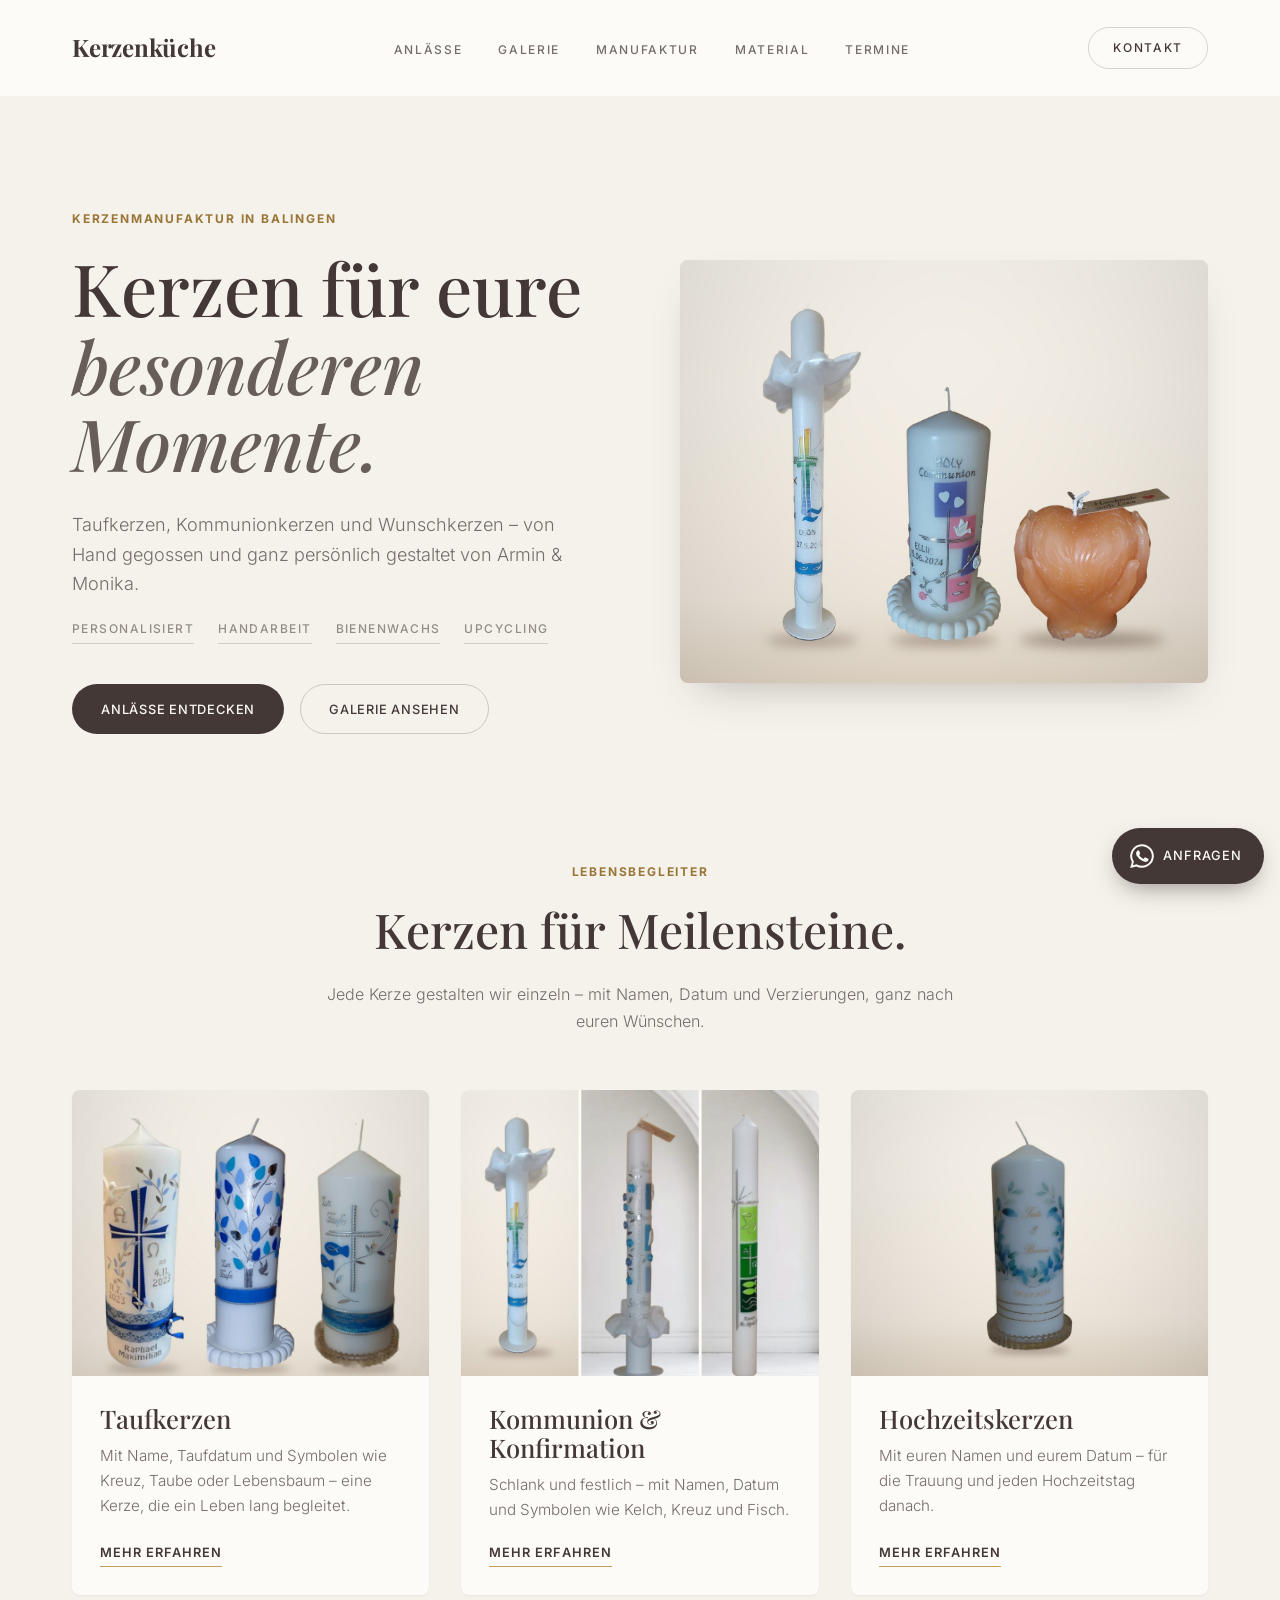
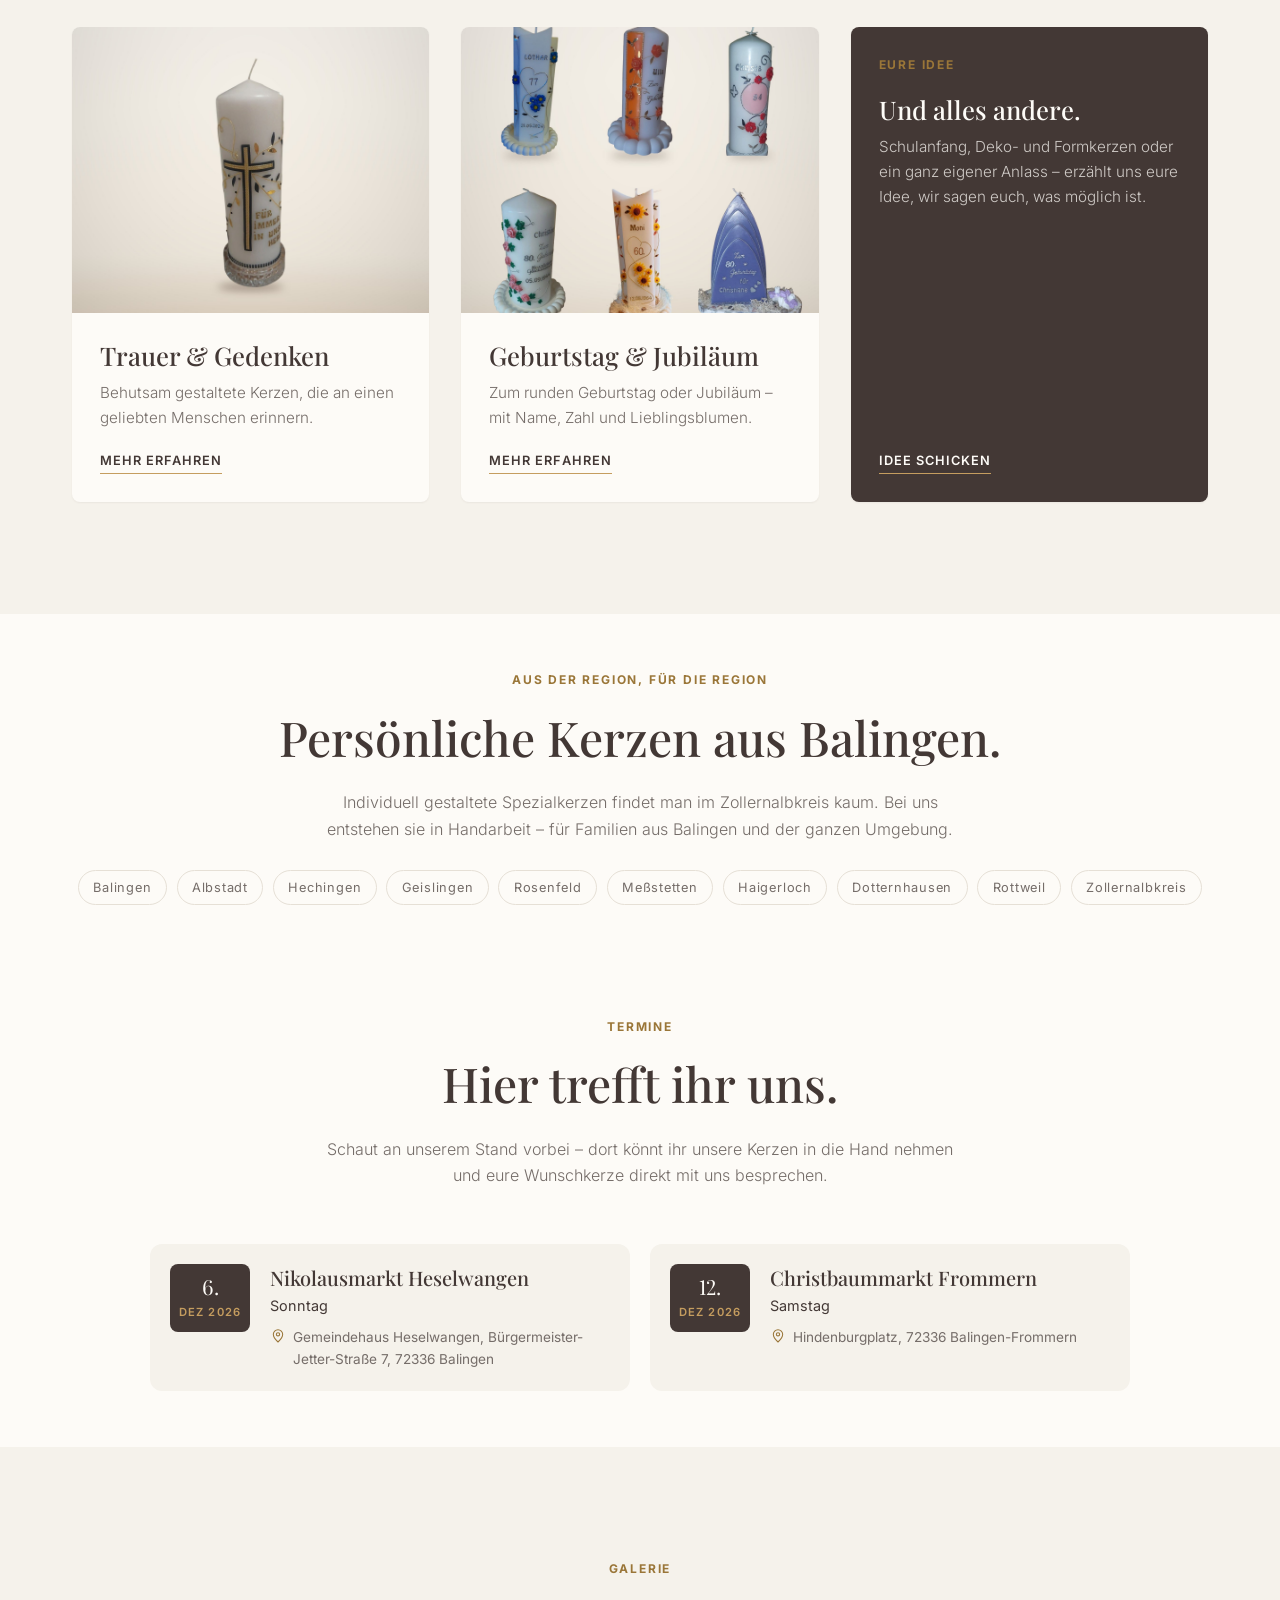
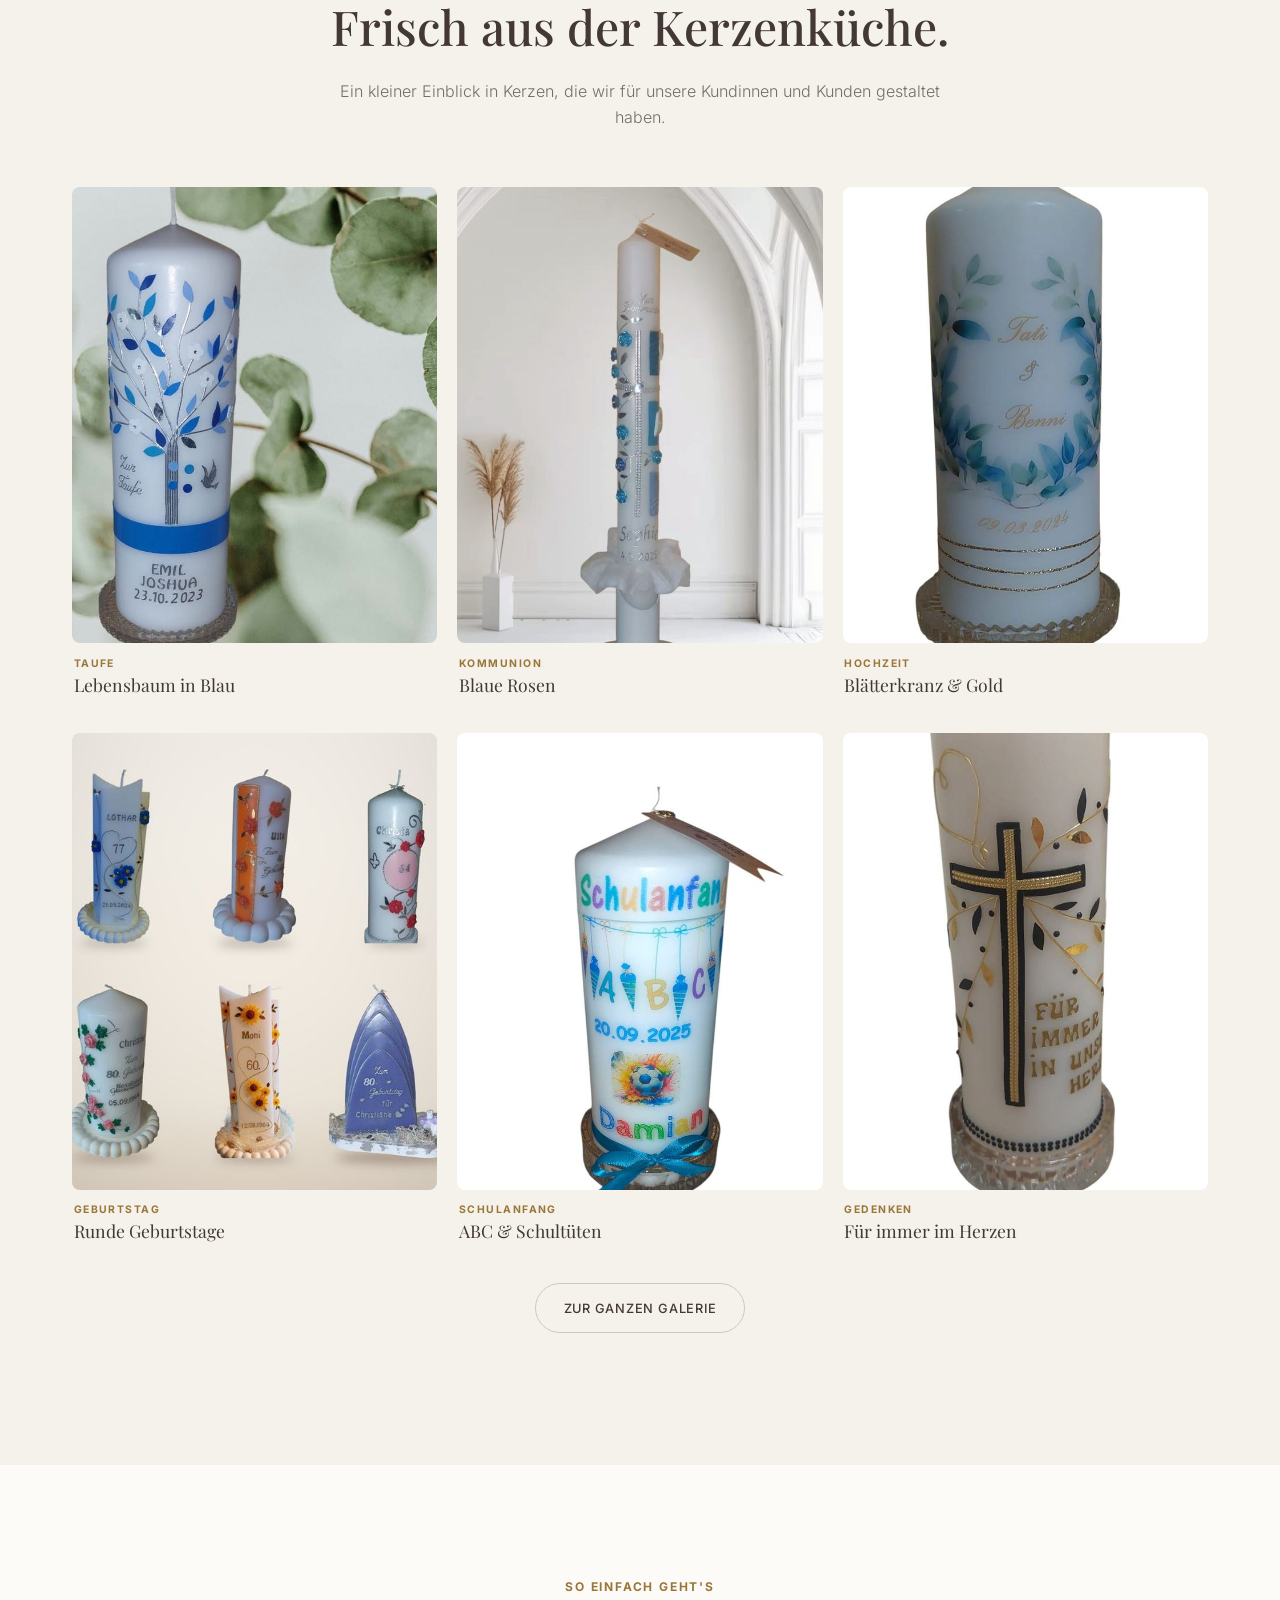
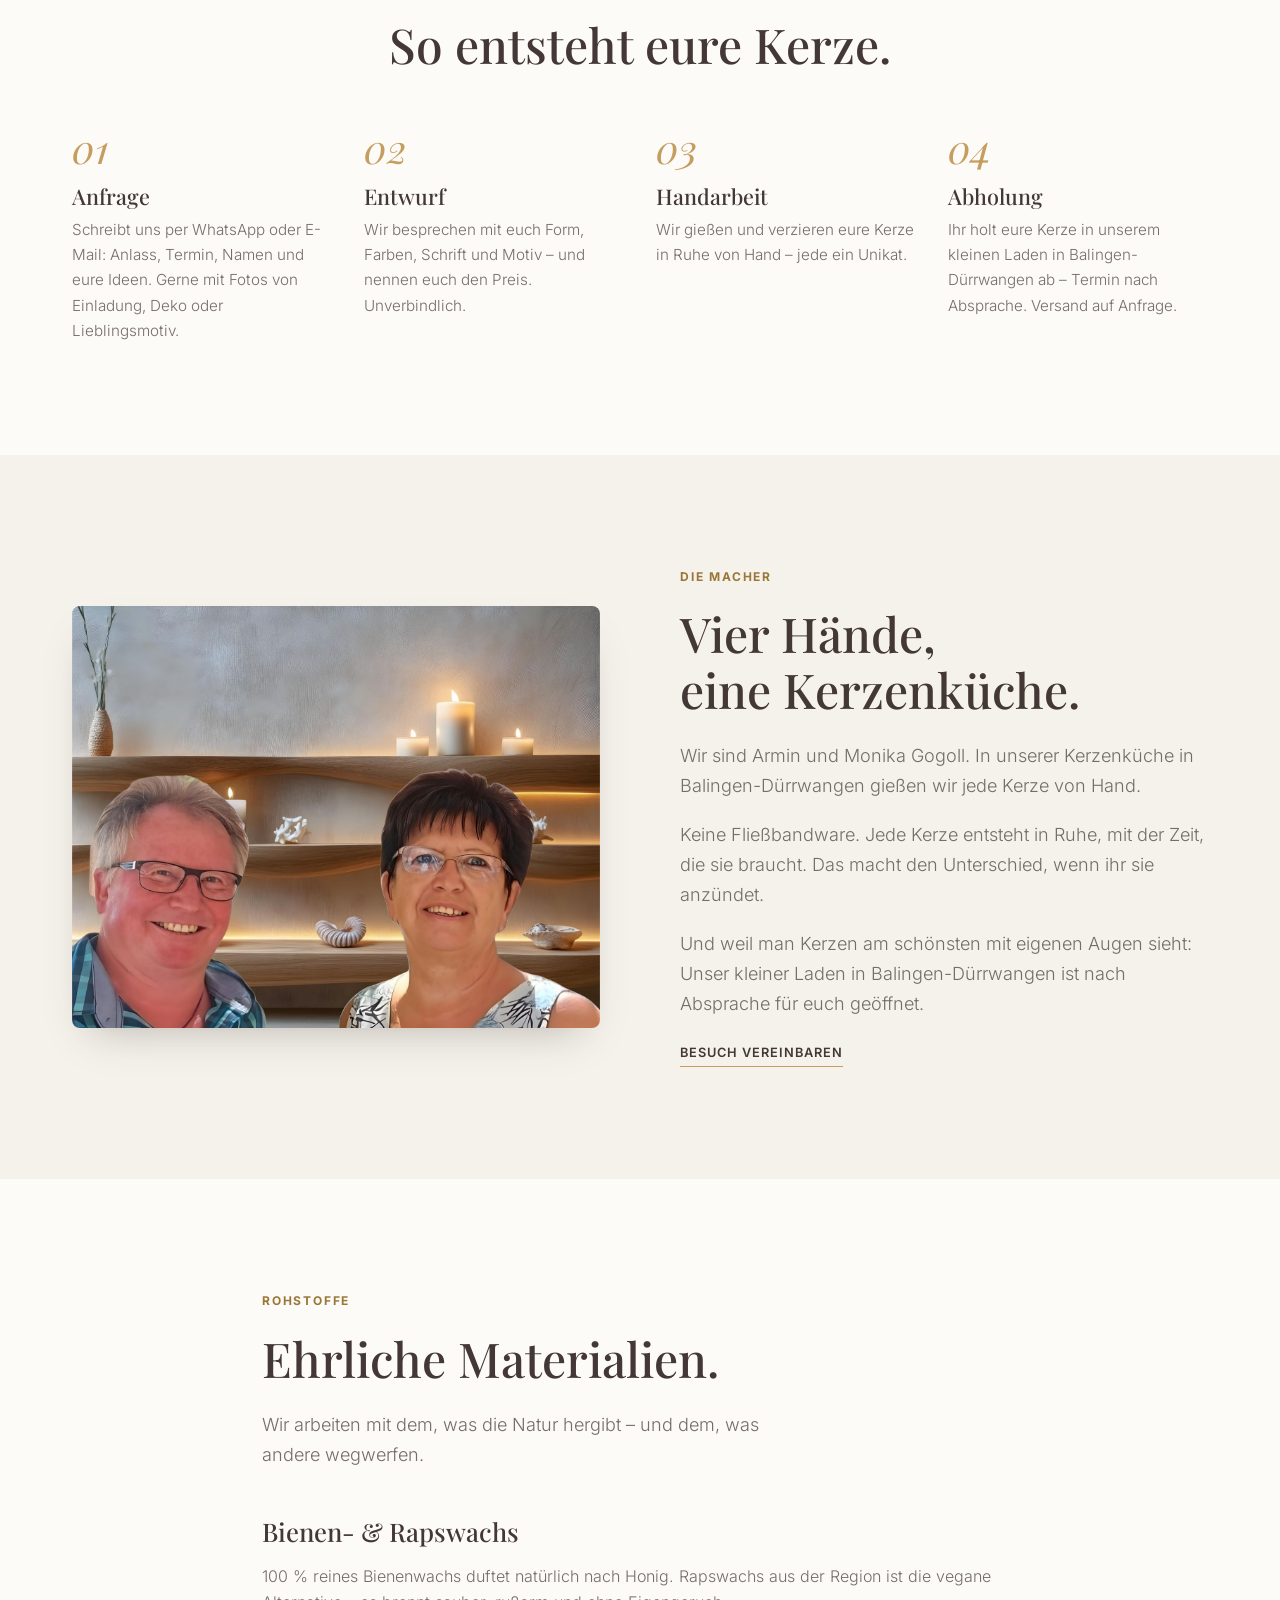
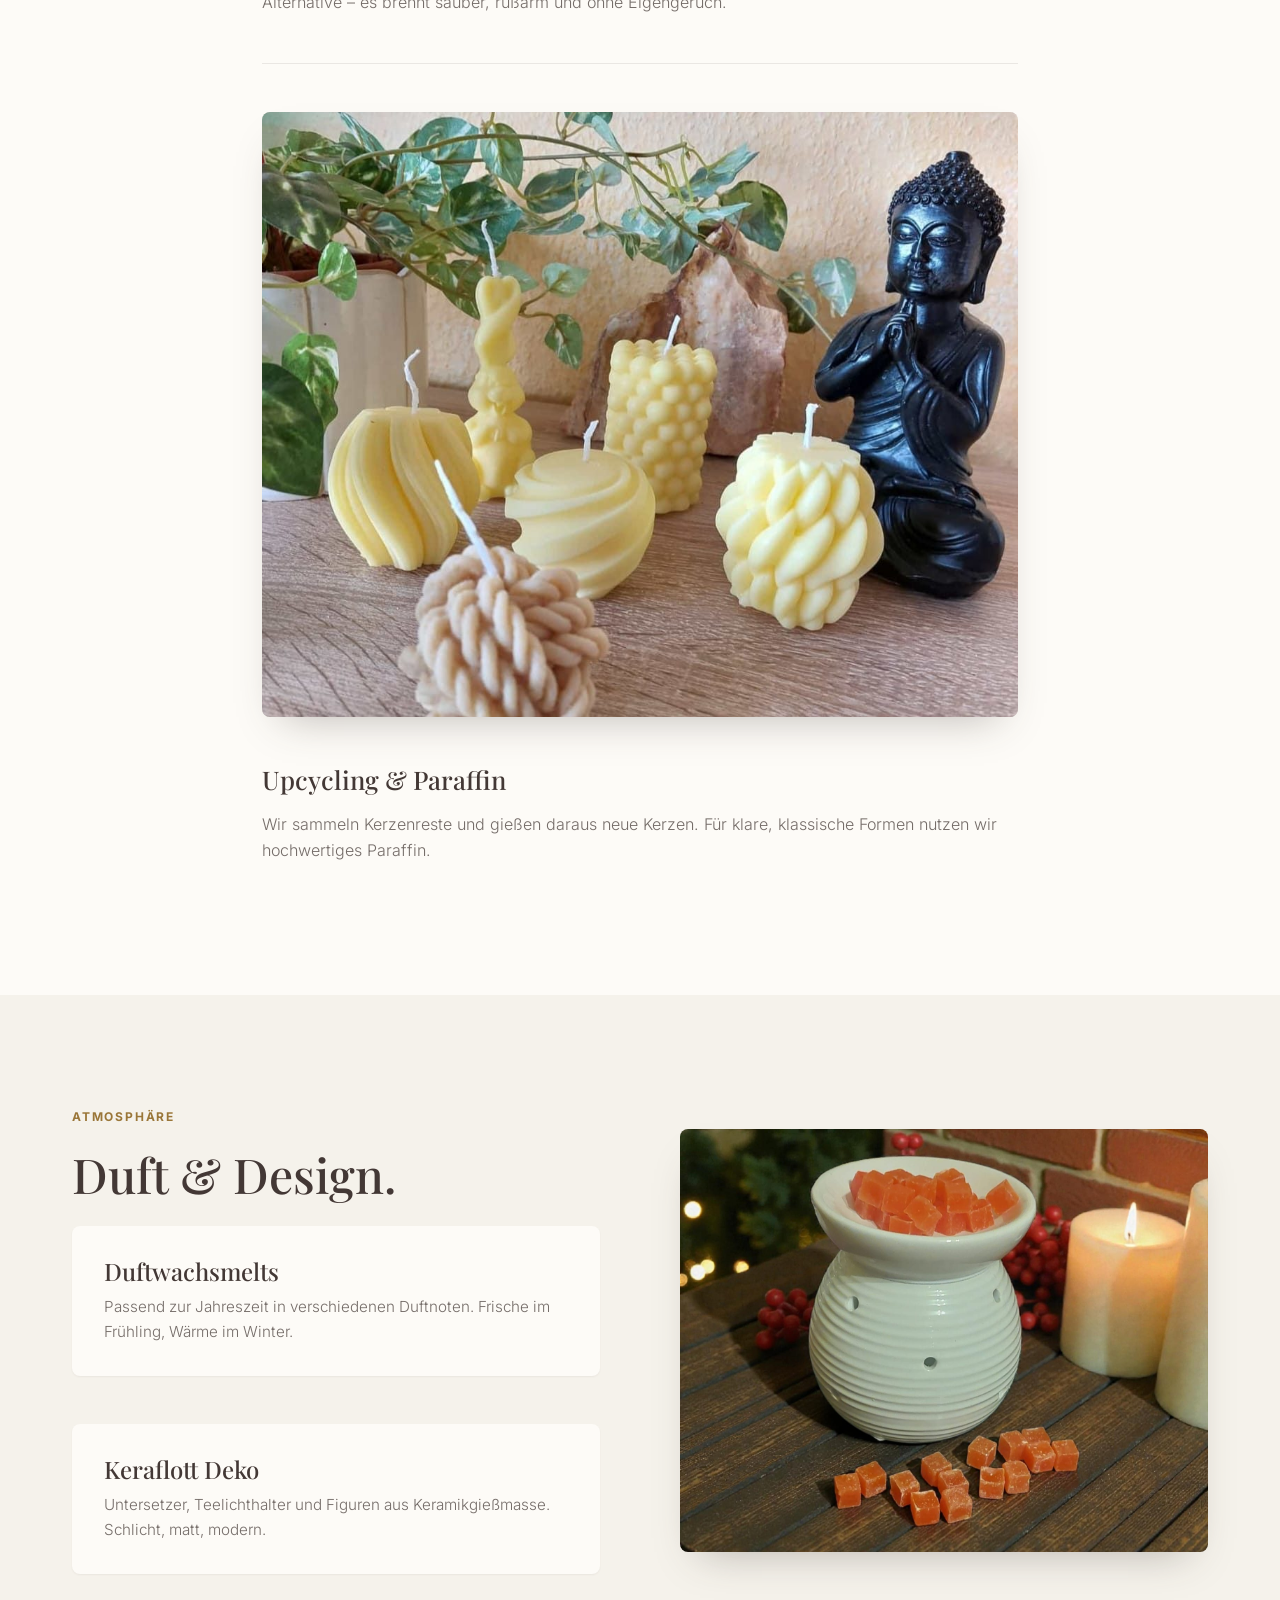
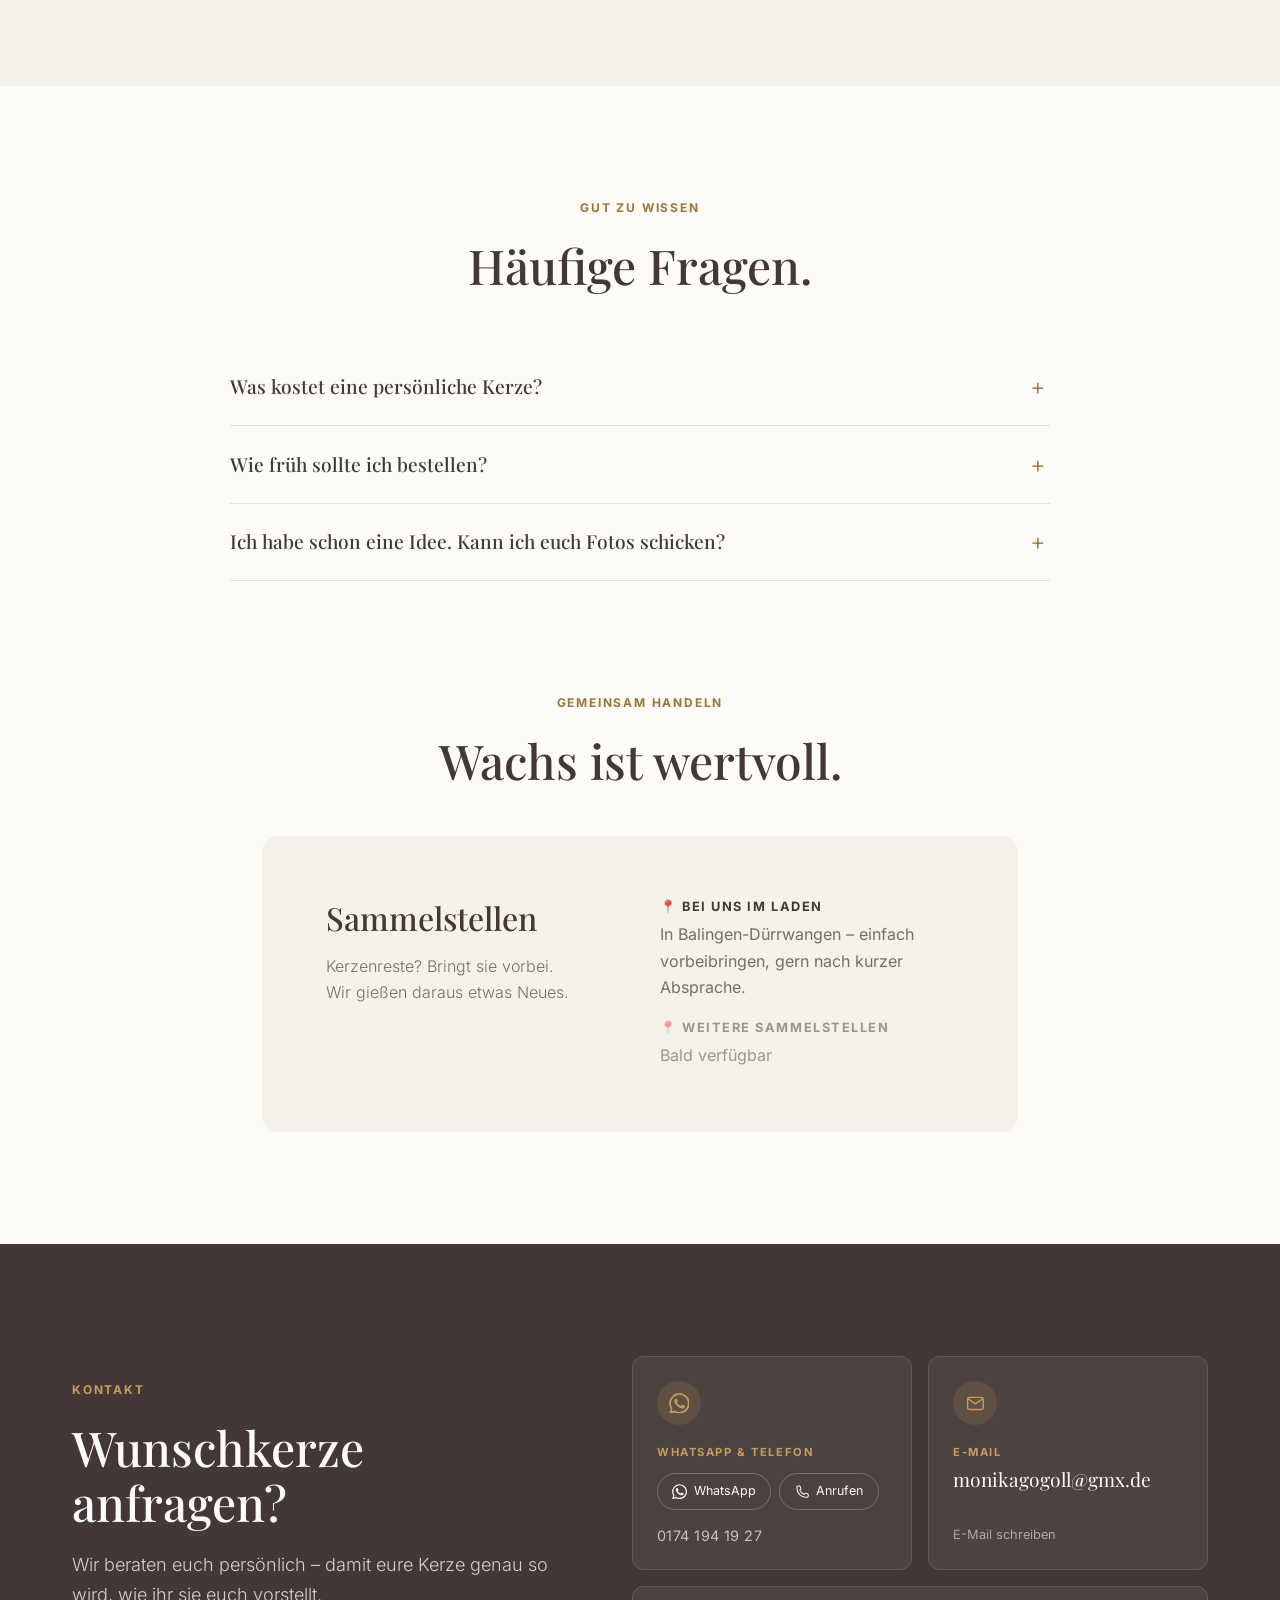
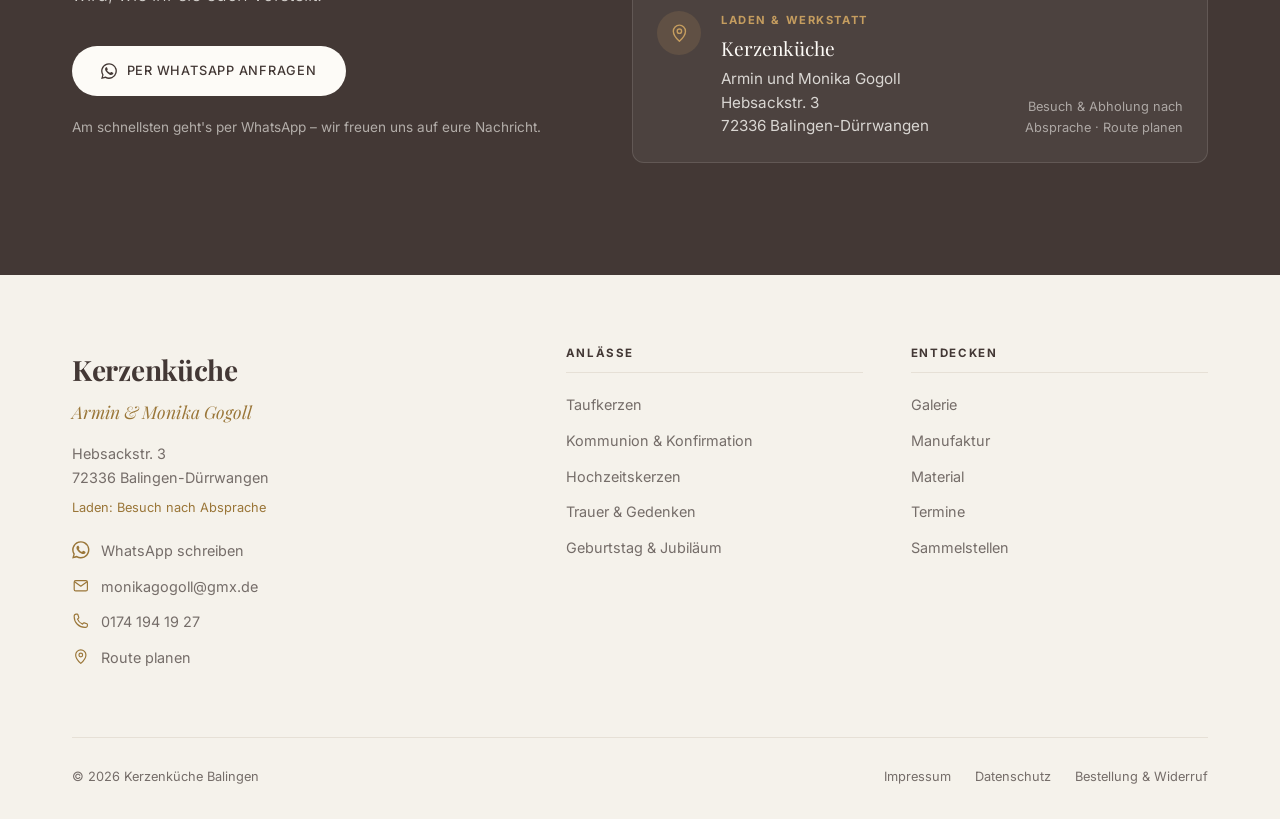
<file: index.html>
<!DOCTYPE html>
<html lang="de">
<head>
    <meta charset="UTF-8">
    <meta name="viewport" content="width=device-width, initial-scale=1.0">
    <title>Taufkerzen &amp; Wunschkerzen aus Balingen | Kerzenküche</title>
    <meta name="description" content="Persönlich gestaltete Taufkerzen, Kommunion-, Hochzeits- und Trauerkerzen – von Hand gegossen von Armin &amp; Monika in Balingen. Für den ganzen Zollernalbkreis.">
    <link rel="canonical" href="https://www.xn--kerzenkche-geb.de/">

    <meta property="og:type" content="website">
    <meta property="og:locale" content="de_DE">
    <meta property="og:site_name" content="Kerzenküche Balingen">
    <meta property="og:title" content="Taufkerzen &amp; Wunschkerzen aus Balingen | Kerzenküche">
    <meta property="og:description" content="Persönlich gestaltete Taufkerzen, Kommunion-, Hochzeits- und Trauerkerzen – von Hand gegossen von Armin &amp; Monika in Balingen. Für den ganzen Zollernalbkreis.">
    <meta property="og:url" content="https://www.xn--kerzenkche-geb.de/">
    <meta property="og:image" content="https://www.xn--kerzenkche-geb.de/og-image.jpg">
    <meta property="og:image:width" content="1200">
    <meta property="og:image:height" content="630">

    <link rel="icon" href="/favicon.svg" type="image/svg+xml">
    <link rel="preload" href="/fonts/playfair-display-latin-wght-normal.woff2" as="font" type="font/woff2" crossorigin>
    <link rel="preload" href="/fonts/inter-latin-wght-normal.woff2" as="font" type="font/woff2" crossorigin>
    <link rel="stylesheet" href="/css/style.css?v=20">
    <script>document.documentElement.classList.add('js');</script>
    <script type="application/ld+json">
{
  "@context": "https://schema.org",
  "@type": "LocalBusiness",
  "@id": "https://www.xn--kerzenkche-geb.de/#kerzenkueche",
  "name": "Kerzenküche",
  "description": "Handgegossene und personalisierte Kerzen aus Balingen: Taufkerzen, Kommunion- und Konfirmationskerzen, Hochzeitskerzen, Trauerkerzen und Wunschkerzen.",
  "url": "https://www.xn--kerzenkche-geb.de/",
  "image": "https://www.xn--kerzenkche-geb.de/og-image.jpg",
  "telephone": "+491741941927",
  "email": "monikagogoll@gmx.de",
  "founder": [
    {
      "@type": "Person",
      "name": "Monika Gogoll"
    },
    {
      "@type": "Person",
      "name": "Armin Gogoll"
    }
  ],
  "address": {
    "@type": "PostalAddress",
    "streetAddress": "Hebsackstraße 3",
    "postalCode": "72336",
    "addressLocality": "Balingen-Dürrwangen",
    "addressRegion": "Baden-Württemberg",
    "addressCountry": "DE"
  },
  "areaServed": [
    "Balingen",
    "Albstadt",
    "Hechingen",
    "Geislingen",
    "Rosenfeld",
    "Meßstetten",
    "Haigerloch",
    "Rottweil",
    "Zollernalbkreis"
  ],
  "knowsAbout": [
    "Taufkerzen",
    "Kommunionkerzen",
    "Konfirmationskerzen",
    "Hochzeitskerzen",
    "Trauerkerzen",
    "Bienenwachskerzen"
  ]
}
    </script>
    <script type="application/ld+json">
{
  "@context": "https://schema.org",
  "@type": "FAQPage",
  "mainEntity": [
    {
      "@type": "Question",
      "name": "Was kostet eine persönliche Kerze?",
      "acceptedAnswer": {
        "@type": "Answer",
        "text": "Das hängt von Größe, Wachs und Aufwand der Gestaltung ab. Schreibt uns eure Wünsche – ihr bekommt ein unverbindliches Angebot, bevor wir loslegen."
      }
    },
    {
      "@type": "Question",
      "name": "Wie früh sollte ich bestellen?",
      "acceptedAnswer": {
        "@type": "Answer",
        "text": "Am besten einige Wochen vor eurem Termin, damit genug Zeit für Absprache und Handarbeit bleibt. Es ist knapp? Fragt trotzdem – wir sagen euch ehrlich, ob es klappt."
      }
    },
    {
      "@type": "Question",
      "name": "Ich habe schon eine Idee. Kann ich euch Fotos schicken?",
      "acceptedAnswer": {
        "@type": "Answer",
        "text": "Gerne! Schickt uns Fotos von Kerzen oder Motiven, die euch gefallen – wir sagen euch, was sich umsetzen lässt."
      }
    }
  ]
}
    </script>
</head>
<body>
    <a class="skip-link" href="#inhalt">Zum Inhalt springen</a>

    <header class="site-header">
        <div class="container">
            <nav class="nav" aria-label="Hauptnavigation">
                <a href="/" class="logo">Kerzenküche</a>

                <ul class="nav-links">
                    <li class="has-dropdown">
                        <a href="/#anlaesse">Anlässe</a>
                        <ul class="dropdown">
                            <li><a href="/taufkerzen/">Taufkerzen</a></li>
                            <li><a href="/kommunion-konfirmation/">Kommunion &amp; Konfirmation</a></li>
                            <li><a href="/hochzeitskerzen/">Hochzeitskerzen</a></li>
                            <li><a href="/trauerkerzen/">Trauer &amp; Gedenken</a></li>
                            <li><a href="/geburtstagskerzen/">Geburtstag &amp; Jubiläum</a></li>
                        </ul>
                    </li>
                    <li><a href="/galerie/">Galerie</a></li>
                    <li><a href="/#manufaktur">Manufaktur</a></li>
                    <li><a href="/#material">Material</a></li>
                    <li><a href="/#termine">Termine</a></li>
                </ul>

                <a href="#kontakt" class="nav-cta">Kontakt</a>

                <button class="menu-toggle" type="button" aria-expanded="false" aria-controls="mobile-menu" aria-label="Menü öffnen">
                    <svg class="icon-open" viewBox="0 0 24 24" fill="none" stroke="currentColor" stroke-width="1.6" aria-hidden="true"><path d="M3 7h18M3 12h18M3 17h18"/></svg>
                    <svg class="icon-close" viewBox="0 0 24 24" fill="none" stroke="currentColor" stroke-width="1.6" aria-hidden="true"><path d="M6 6l12 12M18 6L6 18"/></svg>
                </button>
            </nav>

            <div class="mobile-menu" id="mobile-menu">
                <ul>
                    <li><a href="/#anlaesse">Anlässe</a></li>
                    <li class="sub"><a href="/taufkerzen/">Taufkerzen</a></li>
                    <li class="sub"><a href="/kommunion-konfirmation/">Kommunion &amp; Konfirmation</a></li>
                    <li class="sub"><a href="/hochzeitskerzen/">Hochzeitskerzen</a></li>
                    <li class="sub"><a href="/trauerkerzen/">Trauer &amp; Gedenken</a></li>
                    <li class="sub"><a href="/geburtstagskerzen/">Geburtstag &amp; Jubiläum</a></li>
                    <li><a href="/galerie/">Galerie</a></li>
                    <li><a href="/#manufaktur">Manufaktur</a></li>
                    <li><a href="/#material">Material</a></li>
                    <li><a href="/#termine">Termine</a></li>
                    <li><a href="/#sammelstellen">Sammelstellen</a></li>
                </ul>
                <a href="#kontakt" class="btn btn--primary">Kontakt &amp; Anfrage</a>
            </div>
        </div>
    </header>

    <main id="inhalt">

        <section class="hero">
            <div class="container split">
                <div>
                    <span class="eyebrow">Kerzenmanufaktur in Balingen</span>
                    <h1 class="display">Kerzen für eure <br><em>besonderen Momente.</em></h1>
                    <p class="lead">Taufkerzen, Kommunionkerzen und Wunschkerzen – von Hand gegossen und ganz persönlich gestaltet von Armin &amp; Monika.</p>
                    <ul class="tags">
                        <li>Personalisiert</li>
                        <li>Handarbeit</li>
                        <li>Bienenwachs</li>
                        <li>Upcycling</li>
                    </ul>
                    <div class="btn-row">
                        <a href="#anlaesse" class="btn btn--primary">Anlässe entdecken</a>
                        <a href="/galerie/" class="btn btn--outline">Galerie ansehen</a>
                    </div>
                </div>
                <div>
                    <div class="media">
                        <img src="/galerie/bilder/kerzen-titelbild.jpg" width="1500" height="1200" alt="Persönlich gestaltete Kommunionkerzen und eine Herz-Kerze aus der Kerzenküche Balingen" fetchpriority="high">
                    </div>
                </div>
            </div>
        </section>

        <section id="anlaesse" class="section bg-sand" style="padding-top:0">
            <div class="container">
                <div class="section-head reveal">
                    <span class="eyebrow">Lebensbegleiter</span>
                    <h2 class="title">Kerzen für Meilensteine.</h2>
                    <p class="muted text-light">Jede Kerze gestalten wir einzeln – mit Namen, Datum und Verzierungen, ganz nach euren Wünschen.</p>
                </div>
                <div class="cards">
                    <a href="/taufkerzen/" class="card reveal">
                        <div class="media"><img src="/galerie/bilder/taufkerzen-blau-kreuz-lebensbaum.jpg" width="1600" height="1600" loading="lazy" alt="Drei persönlich gestaltete Taufkerzen in Blau mit Kreuz und Lebensbaum"></div>
                        <div class="card-body">
                            <h3>Taufkerzen</h3>
                            <p>Mit Name, Taufdatum und Symbolen wie Kreuz, Taube oder Lebensbaum – eine Kerze, die ein Leben lang begleitet.</p>
                            <span class="link-arrow">Mehr erfahren</span>
                        </div>
                    </a>
                    <a href="/kommunion-konfirmation/" class="card reveal">
                        <div class="media"><img src="/galerie/bilder/kommunionkerzen-collage.jpg" width="1500" height="1200" loading="lazy" alt="Drei individuell gestaltete Kommunionkerzen"></div>
                        <div class="card-body">
                            <h3>Kommunion &amp; Konfirmation</h3>
                            <p>Schlank und festlich – mit Namen, Datum und Symbolen wie Kelch, Kreuz und Fisch.</p>
                            <span class="link-arrow">Mehr erfahren</span>
                        </div>
                    </a>
                    <a href="/hochzeitskerzen/" class="card reveal">
                        <div class="media"><img src="/galerie/bilder/hochzeitskerze-blaetterkranz-quer.jpg" width="1500" height="1200" loading="lazy" alt="Hochzeitskerze mit Namen, Datum und Blätterkranz"></div>
                        <div class="card-body">
                            <h3>Hochzeitskerzen</h3>
                            <p>Mit euren Namen und eurem Datum – für die Trauung und jeden Hochzeitstag danach.</p>
                            <span class="link-arrow">Mehr erfahren</span>
                        </div>
                    </a>
                    <a href="/trauerkerzen/" class="card reveal">
                        <div class="media"><img src="/galerie/bilder/trauerkerze-fuer-immer-in-unserem-herzen-quer.jpg" width="1500" height="1200" loading="lazy" alt="Trauerkerze mit goldenem Kreuz: Für immer in unserem Herzen"></div>
                        <div class="card-body">
                            <h3>Trauer &amp; Gedenken</h3>
                            <p>Behutsam gestaltete Kerzen, die an einen geliebten Menschen erinnern.</p>
                            <span class="link-arrow">Mehr erfahren</span>
                        </div>
                    </a>
                    <a href="/geburtstagskerzen/" class="card reveal">
                        <div class="media"><img src="/galerie/bilder/geburtstagskerzen-jubilaeum.jpg" width="1600" height="1600" loading="lazy" alt="Persönliche Geburtstagskerzen zum 60., 77., 80. und 84. Geburtstag"></div>
                        <div class="card-body">
                            <h3>Geburtstag &amp; Jubiläum</h3>
                            <p>Zum runden Geburtstag oder Jubiläum – mit Name, Zahl und Lieblingsblumen.</p>
                            <span class="link-arrow">Mehr erfahren</span>
                        </div>
                    </a>
                    <a href="#kontakt" class="card card--text reveal">
                        <div class="card-body">
                            <span class="eyebrow">Eure Idee</span>
                            <h3>Und alles andere.</h3>
                            <p>Schulanfang, Deko- und Formkerzen oder ein ganz eigener Anlass – erzählt uns eure Idee, wir sagen euch, was möglich ist.</p>
                            <span class="link-arrow">Idee schicken</span>
                        </div>
                    </a>
                </div>
            </div>
        </section>

        <section class="section section--tight bg-paper region">
            <div class="container reveal">
                <span class="eyebrow">Aus der Region, für die Region</span>
                <h2 class="title">Persönliche Kerzen aus Balingen.</h2>
                <p class="muted text-light">Individuell gestaltete Spezialkerzen findet man im Zollernalbkreis kaum. Bei uns entstehen sie in Handarbeit – für Familien aus Balingen und der ganzen Umgebung.</p>
                <ul class="places">
                    <li>Balingen</li><li>Albstadt</li><li>Hechingen</li><li>Geislingen</li><li>Rosenfeld</li>
                    <li>Meßstetten</li><li>Haigerloch</li><li>Dotternhausen</li><li>Rottweil</li><li>Zollernalbkreis</li>
                </ul>
            </div>
        </section>

        <section id="termine" class="section section--tight bg-paper termine-section">
            <div class="container">
                <div class="section-head reveal">
                    <span class="eyebrow">Termine</span>
                    <h2 class="title">Hier trefft ihr uns.</h2>
                    <p class="muted text-light">Schaut an unserem Stand vorbei – dort könnt ihr unsere Kerzen in die Hand nehmen und eure Wunschkerze direkt mit uns besprechen.</p>
                </div>
                <ul class="termine reveal">
                    <li class="termin" data-ende="2026-11-08">
                        <div class="termin-datum"><span class="termin-tag">7.–8.</span><span class="termin-monat">Nov 2026</span></div>
                        <div class="termin-info">
                            <h3>ALB-GOLD Adventsmarkt</h3>
                            <span class="termin-zeit">Sa &amp; So, 11–18 Uhr</span>
                            <a href="https://www.google.com/maps/search/?api=1&query=ALB-GOLD%20Kundenzentrum%2C%20Klaus-Freidler-Stra%C3%9Fe%201%2C%2072818%20Trochtelfingen" target="_blank" rel="noopener" class="termin-ort"><svg viewBox="0 0 24 24" fill="none" stroke="currentColor" stroke-width="1.6" aria-hidden="true"><path stroke-linecap="round" stroke-linejoin="round" d="M12 21s-7-6.1-7-11.5a7 7 0 0114 0C19 14.9 12 21 12 21z"/><circle cx="12" cy="9.5" r="2.5"/></svg><span>ALB-GOLD Kundenzentrum, Klaus-Freidler-Straße 1, 72818 Trochtelfingen</span></a>
                        </div>
                    </li>
                    <li class="termin" data-ende="2026-11-29">
                        <div class="termin-datum"><span class="termin-tag">28.–29.</span><span class="termin-monat">Nov 2026</span></div>
                        <div class="termin-info">
                            <h3>Christkindlesmarkt Balingen</h3>
                            <span class="termin-zeit">Sa &amp; So, 11–20 Uhr</span>
                            <a href="https://www.google.com/maps/search/?api=1&query=Kirchplatz%2C%2072336%20Balingen" target="_blank" rel="noopener" class="termin-ort"><svg viewBox="0 0 24 24" fill="none" stroke="currentColor" stroke-width="1.6" aria-hidden="true"><path stroke-linecap="round" stroke-linejoin="round" d="M12 21s-7-6.1-7-11.5a7 7 0 0114 0C19 14.9 12 21 12 21z"/><circle cx="12" cy="9.5" r="2.5"/></svg><span>Kirchplatz, 72336 Balingen</span></a>
                        </div>
                    </li>
                    <li class="termin" data-ende="2026-12-06">
                        <div class="termin-datum"><span class="termin-tag">6.</span><span class="termin-monat">Dez 2026</span></div>
                        <div class="termin-info">
                            <h3>Nikolausmarkt Heselwangen</h3>
                            <span class="termin-zeit">Sonntag</span>
                            <a href="https://www.google.com/maps/search/?api=1&query=Gemeindehaus%20Heselwangen%2C%20B%C3%BCrgermeister-Jetter-Stra%C3%9Fe%207%2C%2072336%20Balingen" target="_blank" rel="noopener" class="termin-ort"><svg viewBox="0 0 24 24" fill="none" stroke="currentColor" stroke-width="1.6" aria-hidden="true"><path stroke-linecap="round" stroke-linejoin="round" d="M12 21s-7-6.1-7-11.5a7 7 0 0114 0C19 14.9 12 21 12 21z"/><circle cx="12" cy="9.5" r="2.5"/></svg><span>Gemeindehaus Heselwangen, Bürgermeister-Jetter-Straße 7, 72336 Balingen</span></a>
                        </div>
                    </li>
                    <li class="termin" data-ende="2026-12-12">
                        <div class="termin-datum"><span class="termin-tag">12.</span><span class="termin-monat">Dez 2026</span></div>
                        <div class="termin-info">
                            <h3>Christbaummarkt Frommern</h3>
                            <span class="termin-zeit">Samstag</span>
                            <a href="https://www.google.com/maps/search/?api=1&query=Hindenburgplatz%2C%2072336%20Balingen-Frommern" target="_blank" rel="noopener" class="termin-ort"><svg viewBox="0 0 24 24" fill="none" stroke="currentColor" stroke-width="1.6" aria-hidden="true"><path stroke-linecap="round" stroke-linejoin="round" d="M12 21s-7-6.1-7-11.5a7 7 0 0114 0C19 14.9 12 21 12 21z"/><circle cx="12" cy="9.5" r="2.5"/></svg><span>Hindenburgplatz, 72336 Balingen-Frommern</span></a>
                        </div>
                    </li>
                </ul>
            </div>
        </section>

        <section class="section bg-sand">
            <div class="container">
                <div class="section-head reveal">
                    <span class="eyebrow">Galerie</span>
                    <h2 class="title">Frisch aus der Kerzenküche.</h2>
                    <p class="muted text-light">Ein kleiner Einblick in Kerzen, die wir für unsere Kundinnen und Kunden gestaltet haben.</p>
                </div>
                <div class="gallery" data-galerie="auswahl" data-limit="6"><figure style="margin:0"><button type="button" class="gallery-item" aria-label="Bild vergrößern: Taufkerze mit blauem Lebensbaum und Taube"><img src="/galerie/bilder/thumbs/taufkerze-lebensbaum-blau.jpg" alt="Taufkerze mit blauem Lebensbaum und Taube" loading="lazy" decoding="async"></button><figcaption class="gallery-caption"><span class="gallery-cat">Taufe</span><span class="gallery-name">Lebensbaum in Blau</span></figcaption></figure><figure style="margin:0"><button type="button" class="gallery-item" aria-label="Bild vergrößern: Kommunionkerze mit blauen Rosen und Strasskreuz"><img src="/galerie/bilder/thumbs/kommunionkerze-rosen-blau.jpg" alt="Kommunionkerze mit blauen Rosen und Strasskreuz" loading="lazy" decoding="async"></button><figcaption class="gallery-caption"><span class="gallery-cat">Kommunion</span><span class="gallery-name">Blaue Rosen</span></figcaption></figure><figure style="margin:0"><button type="button" class="gallery-item" aria-label="Bild vergrößern: Hochzeitskerze mit Namen, Datum und Blätterkranz in Blaugrün und Gold"><img src="/galerie/bilder/thumbs/hochzeitskerze-blaetterkranz.jpg" alt="Hochzeitskerze mit Namen, Datum und Blätterkranz in Blaugrün und Gold" loading="lazy" decoding="async"></button><figcaption class="gallery-caption"><span class="gallery-cat">Hochzeit</span><span class="gallery-name">Blätterkranz &amp; Gold</span></figcaption></figure><figure style="margin:0"><button type="button" class="gallery-item" aria-label="Bild vergrößern: Geburtstagskerzen zum 60., 77., 80. und 84."><img src="/galerie/bilder/thumbs/geburtstagskerzen-jubilaeum.jpg" alt="Geburtstagskerzen zum 60., 77., 80. und 84." loading="lazy" decoding="async"></button><figcaption class="gallery-caption"><span class="gallery-cat">Geburtstag</span><span class="gallery-name">Runde Geburtstage</span></figcaption></figure><figure style="margin:0"><button type="button" class="gallery-item" aria-label="Bild vergrößern: Kerze zum Schulanfang mit ABC, Schultüten, Name und Datum"><img src="/galerie/bilder/thumbs/schulanfangskerze-abc-schultueten.jpg" alt="Kerze zum Schulanfang mit ABC, Schultüten, Name und Datum" loading="lazy" decoding="async"></button><figcaption class="gallery-caption"><span class="gallery-cat">Schulanfang</span><span class="gallery-name">ABC &amp; Schultüten</span></figcaption></figure><figure style="margin:0"><button type="button" class="gallery-item" aria-label="Bild vergrößern: Trauerkerze mit goldenem Kreuz: „Für immer in unserem Herzen“"><img src="/galerie/bilder/thumbs/trauerkerze-fuer-immer-in-unserem-herzen.jpg" alt="Trauerkerze mit goldenem Kreuz: „Für immer in unserem Herzen“" loading="lazy" decoding="async"></button><figcaption class="gallery-caption"><span class="gallery-cat">Gedenken</span><span class="gallery-name">Für immer im Herzen</span></figcaption></figure></div>
                <p class="center" style="margin-top:2.5rem"><a href="/galerie/" class="btn btn--outline">Zur ganzen Galerie</a></p>
            </div>
        </section>

        <section class="section bg-paper">
            <div class="container">
                <div class="section-head reveal">
                    <span class="eyebrow">So einfach geht's</span>
                    <h2 class="title">So entsteht eure Kerze.</h2>
                </div>
                <div class="reveal">
                <ol class="steps">
                    <li>
                        <h3>Anfrage</h3>
                        <p>Schreibt uns per WhatsApp oder E-Mail: Anlass, Termin, Namen und eure Ideen. Gerne mit Fotos von Einladung, Deko oder Lieblingsmotiv.</p>
                    </li>
                    <li>
                        <h3>Entwurf</h3>
                        <p>Wir besprechen mit euch Form, Farben, Schrift und Motiv – und nennen euch den Preis. Unverbindlich.</p>
                    </li>
                    <li>
                        <h3>Handarbeit</h3>
                        <p>Wir gießen und verzieren eure Kerze in Ruhe von Hand – jede ein Unikat.</p>
                    </li>
                    <li>
                        <h3>Abholung</h3>
                        <p>Ihr holt eure Kerze in unserem kleinen Laden in Balingen-Dürrwangen ab – Termin nach Absprache. Versand auf Anfrage.</p>
                    </li>
                </ol>
                </div>
            </div>
        </section>

        <section id="manufaktur" class="section bg-sand">
            <div class="container split split--reverse">
                <div class="reveal">
                    <span class="eyebrow">Die Macher</span>
                    <h2 class="title">Vier Hände, <br>eine Kerzenküche.</h2>
                    <p class="lead">Wir sind Armin und Monika Gogoll. In unserer Kerzenküche in Balingen-Dürrwangen gießen wir jede Kerze von Hand.</p>
                    <p class="lead">Keine Fließbandware. Jede Kerze entsteht in Ruhe, mit der Zeit, die sie braucht. Das macht den Unterschied, wenn ihr sie anzündet.</p>
                    <p class="lead">Und weil man Kerzen am schönsten mit eigenen Augen sieht: Unser kleiner Laden in Balingen-Dürrwangen ist nach Absprache für euch geöffnet.</p>
                    <a href="#kontakt" class="link-arrow">Besuch vereinbaren</a>
                </div>
                <div class="reveal">
                    <div class="media">
                        <img src="/team.jpg" width="1500" height="1200" loading="lazy" alt="Armin und Monika von der Kerzenküche Balingen">
                    </div>
                </div>
            </div>
        </section>

        <section id="material" class="section bg-paper">
            <div class="container container--narrow reveal">
                <span class="eyebrow">Rohstoffe</span>
                <h2 class="title">Ehrliche Materialien.</h2>
                <p class="lead">Wir arbeiten mit dem, was die Natur hergibt – und dem, was andere wegwerfen.</p>

                <h3 style="font-size:1.6rem;margin-top:3rem">Bienen- &amp; Rapswachs</h3>
                <p class="muted text-light">100 % reines Bienenwachs duftet natürlich nach Honig. Rapswachs aus der Region ist die vegane Alternative – es brennt sauber, rußarm und ohne Eigengeruch.</p>

                <hr class="divider">
                <div class="media">
                    <img src="/galerie/bilder/formkerzen-creme-gedreht.jpg" width="1080" height="1091" loading="lazy" alt="Handgegossene Formkerzen in Creme und Honiggelb">
                </div>

                <h3 style="font-size:1.6rem;margin-top:3rem">Upcycling &amp; Paraffin</h3>
                <p class="muted text-light">Wir sammeln Kerzenreste und gießen daraus neue Kerzen. Für klare, klassische Formen nutzen wir hochwertiges Paraffin.</p>
            </div>
        </section>

        <section id="design" class="section bg-sand">
            <div class="container split">
                <div class="reveal">
                    <span class="eyebrow">Atmosphäre</span>
                    <h2 class="title">Duft &amp; Design.</h2>
                    <div class="stack">
                        <div class="panel">
                            <h3>Duftwachsmelts</h3>
                            <p>Passend zur Jahreszeit in verschiedenen Duftnoten. Frische im Frühling, Wärme im Winter.</p>
                        </div>
                        <div class="panel">
                            <h3>Keraflott Deko</h3>
                            <p>Untersetzer, Teelichthalter und Figuren aus Keramikgießmasse. Schlicht, matt, modern.</p>
                        </div>
                    </div>
                </div>
                <div class="reveal">
                    <div class="media">
                        <img src="/galerie/bilder/duftwachsmelts-duftlampe.jpg" width="1512" height="1512" loading="lazy" alt="Duftwachsmelts mit Duftlampe aus Keramik">
                    </div>
                </div>
            </div>
        </section>

        <section class="section bg-paper">
            <div class="container">
                <div class="section-head reveal">
                    <span class="eyebrow">Gut zu wissen</span>
                    <h2 class="title">Häufige Fragen.</h2>
                </div>
                <div class="faq reveal">
                <details>
                    <summary>Was kostet eine persönliche Kerze?</summary>
                    <div><p>Das hängt von Größe, Wachs und Aufwand der Gestaltung ab. Schreibt uns eure Wünsche – ihr bekommt ein unverbindliches Angebot, bevor wir loslegen.</p></div>
                </details>
                <details>
                    <summary>Wie früh sollte ich bestellen?</summary>
                    <div><p>Am besten einige Wochen vor eurem Termin, damit genug Zeit für Absprache und Handarbeit bleibt. Es ist knapp? Fragt trotzdem – wir sagen euch ehrlich, ob es klappt.</p></div>
                </details>
                <details>
                    <summary>Ich habe schon eine Idee. Kann ich euch Fotos schicken?</summary>
                    <div><p>Gerne! Schickt uns Fotos von Kerzen oder Motiven, die euch gefallen – wir sagen euch, was sich umsetzen lässt.</p></div>
                </details>
                </div>
            </div>
        </section>

        <section id="sammelstellen" class="section bg-paper" style="padding-top:0">
            <div class="container container--narrow center reveal">
                <span class="eyebrow">Gemeinsam handeln</span>
                <h2 class="title">Wachs ist wertvoll.</h2>
                <div class="collect">
                    <div>
                        <h3>Sammelstellen</h3>
                        <p class="muted text-light">Kerzenreste? Bringt sie vorbei. <br>Wir gießen daraus etwas Neues.</p>
                    </div>
                    <div>
                        <h4>📍 Bei uns im Laden</h4>
                        <p class="muted">In Balingen-Dürrwangen – einfach vorbeibringen, gern nach kurzer Absprache.</p>
                        <h4 style="opacity:.5">📍 Weitere Sammelstellen</h4>
                        <p class="muted" style="opacity:.7;margin:0">Bald verfügbar</p>
                    </div>
                </div>
            </div>
        </section>

        <section id="kontakt" class="section bg-dark contact">
            <div class="container contact-grid">
                <div class="contact-intro reveal">
                    <span class="eyebrow">Kontakt</span>
                    <h2>Wunschkerze anfragen?</h2>
                    <p class="lead">Wir beraten euch persönlich – damit eure Kerze genau so wird, wie ihr sie euch vorstellt.</p>
                    <a href="https://wa.me/491741941927?text=Hallo%20Monika%20und%20Armin%2C%20ich%20interessiere%20mich%20f%C3%BCr%20eine%20Wunschkerze.%0A%0AAnlass%3A%0ATermin%3A%0AMeine%20Idee%3A" class="btn btn--light" target="_blank" rel="noopener"><svg viewBox="0 0 24 24" fill="currentColor" aria-hidden="true"><path d="M17.5 14.4c-.3-.1-1.8-.9-2-1s-.5-.1-.7.1-.8 1-.9 1.2-.3.2-.6.1a8 8 0 01-2.4-1.5 9 9 0 01-1.6-2c-.2-.3 0-.5.1-.6l.4-.5.3-.5v-.5l-.9-2.2c-.2-.6-.5-.5-.7-.5h-.6a1.1 1.1 0 00-.8.4 3.4 3.4 0 00-1 2.5 5.9 5.9 0 001.2 3.1 13.5 13.5 0 005.2 4.6c1.9.8 2.7.9 3.6.7a3.1 3.1 0 002.1-1.4 2.5 2.5 0 00.2-1.5c-.1-.1-.3-.2-.6-.3zM12 21.8a9.8 9.8 0 01-5-1.4l-.4-.2-3.7 1 1-3.6-.2-.4A9.8 9.8 0 1112 21.8zm0-21.6A11.8 11.8 0 001.9 18l-1.7 6 6.2-1.6A11.8 11.8 0 1012 .2z"/></svg><span>Per WhatsApp anfragen</span></a>
                    <p class="contact-tip">Am schnellsten geht's per WhatsApp – wir freuen uns auf eure Nachricht.</p>
                </div>
                <ul class="contact-cards reveal">
                    <li>
                        <div class="contact-box">
                            <span class="contact-icon"><svg viewBox="0 0 24 24" fill="currentColor" aria-hidden="true"><path d="M17.5 14.4c-.3-.1-1.8-.9-2-1s-.5-.1-.7.1-.8 1-.9 1.2-.3.2-.6.1a8 8 0 01-2.4-1.5 9 9 0 01-1.6-2c-.2-.3 0-.5.1-.6l.4-.5.3-.5v-.5l-.9-2.2c-.2-.6-.5-.5-.7-.5h-.6a1.1 1.1 0 00-.8.4 3.4 3.4 0 00-1 2.5 5.9 5.9 0 001.2 3.1 13.5 13.5 0 005.2 4.6c1.9.8 2.7.9 3.6.7a3.1 3.1 0 002.1-1.4 2.5 2.5 0 00.2-1.5c-.1-.1-.3-.2-.6-.3zM12 21.8a9.8 9.8 0 01-5-1.4l-.4-.2-3.7 1 1-3.6-.2-.4A9.8 9.8 0 1112 21.8zm0-21.6A11.8 11.8 0 001.9 18l-1.7 6 6.2-1.6A11.8 11.8 0 1012 .2z"/></svg></span>
                            <span class="contact-label">WhatsApp &amp; Telefon</span>
                            <span class="contact-actions">
                                <a href="https://wa.me/491741941927?text=Hallo%20Monika%20und%20Armin%2C%20ich%20interessiere%20mich%20f%C3%BCr%20eine%20Wunschkerze.%0A%0AAnlass%3A%0ATermin%3A%0AMeine%20Idee%3A" target="_blank" rel="noopener"><svg viewBox="0 0 24 24" fill="currentColor" aria-hidden="true"><path d="M17.5 14.4c-.3-.1-1.8-.9-2-1s-.5-.1-.7.1-.8 1-.9 1.2-.3.2-.6.1a8 8 0 01-2.4-1.5 9 9 0 01-1.6-2c-.2-.3 0-.5.1-.6l.4-.5.3-.5v-.5l-.9-2.2c-.2-.6-.5-.5-.7-.5h-.6a1.1 1.1 0 00-.8.4 3.4 3.4 0 00-1 2.5 5.9 5.9 0 001.2 3.1 13.5 13.5 0 005.2 4.6c1.9.8 2.7.9 3.6.7a3.1 3.1 0 002.1-1.4 2.5 2.5 0 00.2-1.5c-.1-.1-.3-.2-.6-.3zM12 21.8a9.8 9.8 0 01-5-1.4l-.4-.2-3.7 1 1-3.6-.2-.4A9.8 9.8 0 1112 21.8zm0-21.6A11.8 11.8 0 001.9 18l-1.7 6 6.2-1.6A11.8 11.8 0 1012 .2z"/></svg>WhatsApp</a>
                                <a href="tel:+491741941927"><svg viewBox="0 0 24 24" fill="none" stroke="currentColor" stroke-width="1.6" aria-hidden="true"><path stroke-linecap="round" stroke-linejoin="round" d="M3 5.5A2.5 2.5 0 015.5 3h1.6a1 1 0 01.95.68l1.2 3.6a1 1 0 01-.27 1.05l-1.5 1.4a12 12 0 006.8 6.8l1.4-1.5a1 1 0 011.05-.27l3.6 1.2a1 1 0 01.68.95v1.6A2.5 2.5 0 0118.5 21h-1C9.5 21 3 14.5 3 6.5v-1z"/></svg>Anrufen</a>
                            </span>
                            <span class="contact-value">0174 194 19 27</span>
                        </div>
                    </li>
                    <li>
                        <a href="mailto:monikagogoll@gmx.de">
                            <span class="contact-icon"><svg viewBox="0 0 24 24" fill="none" stroke="currentColor" stroke-width="1.6" aria-hidden="true"><rect x="3" y="5" width="18" height="14" rx="2"/><path stroke-linecap="round" stroke-linejoin="round" d="M3.5 6.5l8.5 6 8.5-6"/></svg></span>
                            <span class="contact-label">E-Mail</span>
                            <span class="contact-value">monikagogoll@gmx.de</span>
                            <span class="contact-hint">E-Mail schreiben</span>
                        </a>
                    </li>
                    <li class="contact-card--wide">
                        <a href="https://www.google.com/maps/search/?api=1&query=Hebsackstra%C3%9Fe%203%2C%2072336%20Balingen-D%C3%BCrrwangen" target="_blank" rel="noopener">
                            <span class="contact-icon"><svg viewBox="0 0 24 24" fill="none" stroke="currentColor" stroke-width="1.6" aria-hidden="true"><path stroke-linecap="round" stroke-linejoin="round" d="M12 21s-7-6.1-7-11.5a7 7 0 0114 0C19 14.9 12 21 12 21z"/><circle cx="12" cy="9.5" r="2.5"/></svg></span>
                            <span class="contact-label">Laden &amp; Werkstatt</span>
                            <span class="contact-value">Kerzenküche</span>
                            <span class="contact-address">Armin und Monika Gogoll<br>Hebsackstr. 3<br>72336 Balingen-Dürrwangen</span>
                            <span class="contact-hint">Besuch &amp; Abholung nach Absprache · Route planen</span>
                        </a>
                    </li>
                </ul>
            </div>
        </section>
    </main>

    <footer class="site-footer">
        <div class="container">
            <div class="footer-grid">
                <div class="footer-brand">
                    <a href="/" class="logo">Kerzenküche</a>
                    <p class="footer-sign">Armin &amp; Monika Gogoll</p>
                    <address>
                        Hebsackstr. 3<br>
                        72336 Balingen-Dürrwangen<br>
                        <span class="footer-note">Laden: Besuch nach Absprache</span>
                    </address>
                    <ul class="footer-contact">
                        <li><a href="https://wa.me/491741941927?text=Hallo%20Monika%20und%20Armin%2C%20ich%20interessiere%20mich%20f%C3%BCr%20eine%20Wunschkerze." target="_blank" rel="noopener"><svg viewBox="0 0 24 24" fill="currentColor" aria-hidden="true"><path d="M17.5 14.4c-.3-.1-1.8-.9-2-1s-.5-.1-.7.1-.8 1-.9 1.2-.3.2-.6.1a8 8 0 01-2.4-1.5 9 9 0 01-1.6-2c-.2-.3 0-.5.1-.6l.4-.5.3-.5v-.5l-.9-2.2c-.2-.6-.5-.5-.7-.5h-.6a1.1 1.1 0 00-.8.4 3.4 3.4 0 00-1 2.5 5.9 5.9 0 001.2 3.1 13.5 13.5 0 005.2 4.6c1.9.8 2.7.9 3.6.7a3.1 3.1 0 002.1-1.4 2.5 2.5 0 00.2-1.5c-.1-.1-.3-.2-.6-.3zM12 21.8a9.8 9.8 0 01-5-1.4l-.4-.2-3.7 1 1-3.6-.2-.4A9.8 9.8 0 1112 21.8zm0-21.6A11.8 11.8 0 001.9 18l-1.7 6 6.2-1.6A11.8 11.8 0 1012 .2z"/></svg><span>WhatsApp schreiben</span></a></li>
                        <li><a href="mailto:monikagogoll@gmx.de"><svg viewBox="0 0 24 24" fill="none" stroke="currentColor" stroke-width="1.6" aria-hidden="true"><rect x="3" y="5" width="18" height="14" rx="2"/><path stroke-linecap="round" stroke-linejoin="round" d="M3.5 6.5l8.5 6 8.5-6"/></svg><span>monikagogoll@gmx.de</span></a></li>
                        <li><a href="tel:+491741941927"><svg viewBox="0 0 24 24" fill="none" stroke="currentColor" stroke-width="1.6" aria-hidden="true"><path stroke-linecap="round" stroke-linejoin="round" d="M3 5.5A2.5 2.5 0 015.5 3h1.6a1 1 0 01.95.68l1.2 3.6a1 1 0 01-.27 1.05l-1.5 1.4a12 12 0 006.8 6.8l1.4-1.5a1 1 0 011.05-.27l3.6 1.2a1 1 0 01.68.95v1.6A2.5 2.5 0 0118.5 21h-1C9.5 21 3 14.5 3 6.5v-1z"/></svg><span>0174 194 19 27</span></a></li>
                        <li><a href="https://www.google.com/maps/search/?api=1&query=Hebsackstra%C3%9Fe%203%2C%2072336%20Balingen-D%C3%BCrrwangen" target="_blank" rel="noopener"><svg viewBox="0 0 24 24" fill="none" stroke="currentColor" stroke-width="1.6" aria-hidden="true"><path stroke-linecap="round" stroke-linejoin="round" d="M12 21s-7-6.1-7-11.5a7 7 0 0114 0C19 14.9 12 21 12 21z"/><circle cx="12" cy="9.5" r="2.5"/></svg><span>Route planen</span></a></li>
                    </ul>
                </div>
                <nav aria-label="Anlässe">
                    <h4>Anlässe</h4>
                    <ul>
                        <li><a href="/taufkerzen/">Taufkerzen</a></li>
                        <li><a href="/kommunion-konfirmation/">Kommunion &amp; Konfirmation</a></li>
                        <li><a href="/hochzeitskerzen/">Hochzeitskerzen</a></li>
                        <li><a href="/trauerkerzen/">Trauer &amp; Gedenken</a></li>
                        <li><a href="/geburtstagskerzen/">Geburtstag &amp; Jubiläum</a></li>
                    </ul>
                </nav>
                <nav aria-label="Entdecken">
                    <h4>Entdecken</h4>
                    <ul>
                        <li><a href="/galerie/">Galerie</a></li>
                        <li><a href="/#manufaktur">Manufaktur</a></li>
                        <li><a href="/#material">Material</a></li>
                        <li><a href="/#termine">Termine</a></li>
                        <li><a href="/#sammelstellen">Sammelstellen</a></li>
                    </ul>
                </nav>
            </div>
            <div class="footer-bottom">
                <span>&copy; 2026 Kerzenküche Balingen</span>
                <ul>
                    <li><a href="/impressum/">Impressum</a></li>
                    <li><a href="/datenschutz/">Datenschutz</a></li>
                    <li><a href="/widerruf/">Bestellung &amp; Widerruf</a></li>
                </ul>
            </div>
        </div>
    </footer>

    <script src="/galerie/bilder.js?v=7"></script>
    <script src="/js/main.js?v=12"></script>
</body>
</html>
</file>
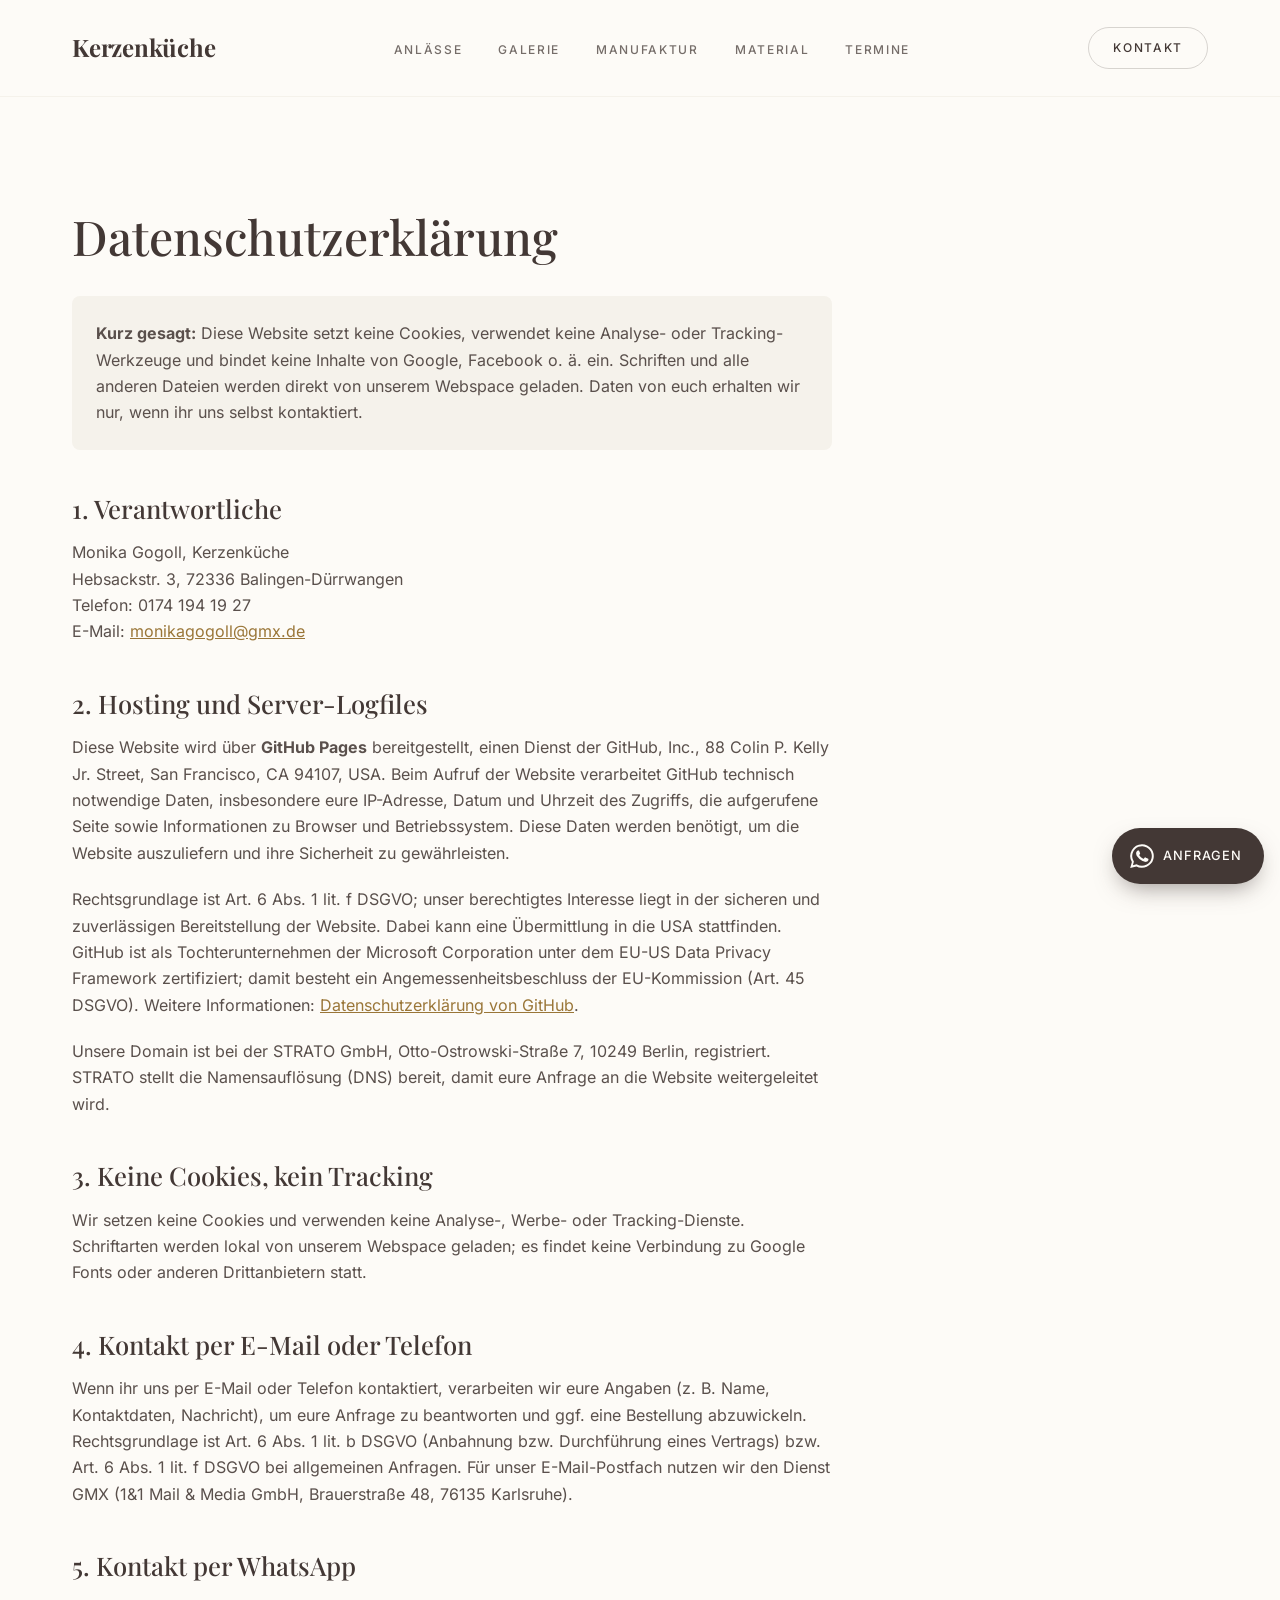
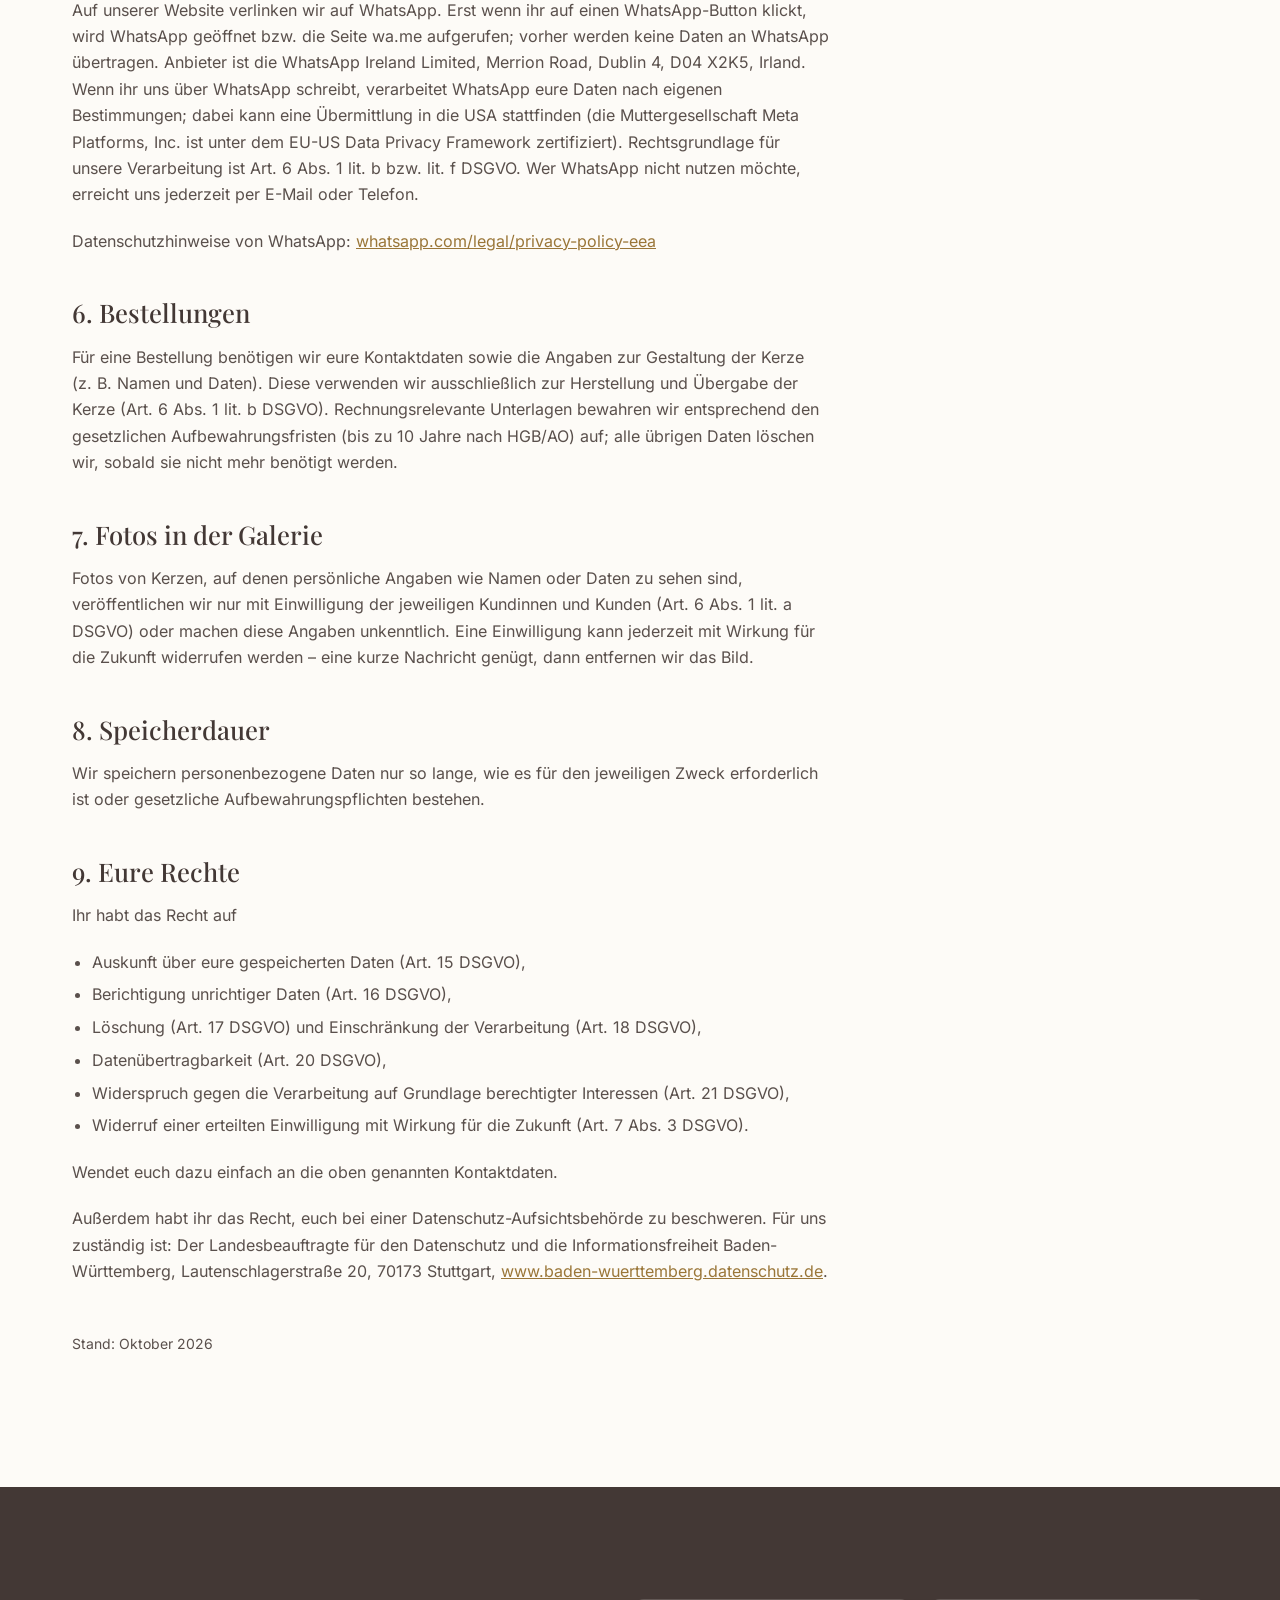
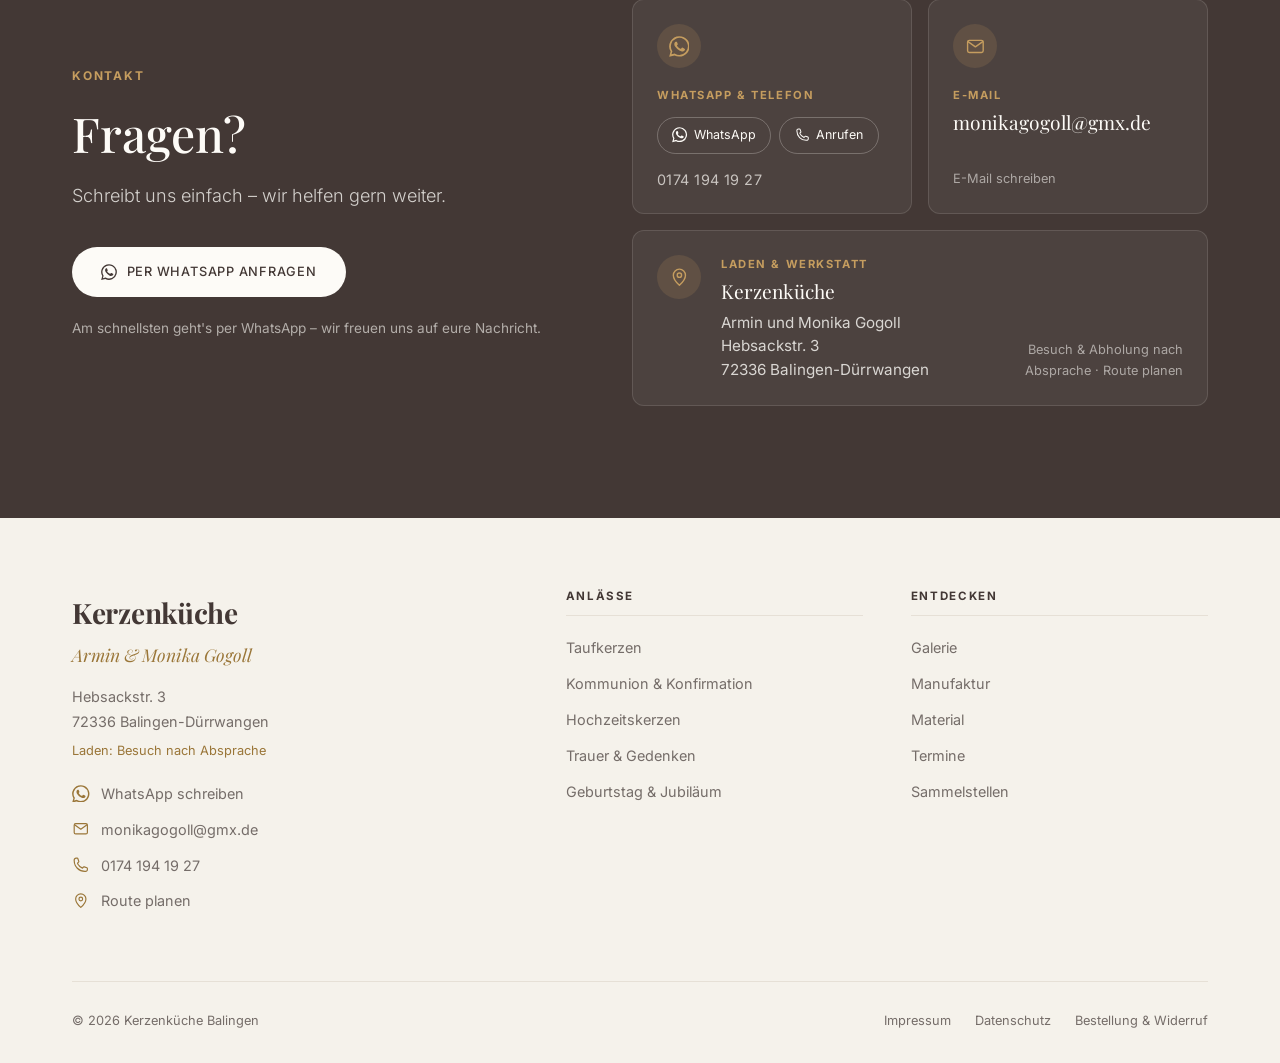
<file: datenschutz/index.html>
<!DOCTYPE html>
<html lang="de">
<head>
    <meta charset="UTF-8">
    <meta name="viewport" content="width=device-width, initial-scale=1.0">
    <title>Datenschutz | Kerzenküche Balingen</title>
    <meta name="description" content="Datenschutzerklärung der Kerzenküche Balingen: keine Cookies, kein Tracking.">
    <link rel="canonical" href="https://www.xn--kerzenkche-geb.de/datenschutz/">

    <meta property="og:type" content="website">
    <meta property="og:locale" content="de_DE">
    <meta property="og:site_name" content="Kerzenküche Balingen">
    <meta property="og:title" content="Datenschutz | Kerzenküche Balingen">
    <meta property="og:description" content="Datenschutzerklärung der Kerzenküche Balingen: keine Cookies, kein Tracking.">
    <meta property="og:url" content="https://www.xn--kerzenkche-geb.de/datenschutz/">
    <meta property="og:image" content="https://www.xn--kerzenkche-geb.de/og-image.jpg">
    <meta property="og:image:width" content="1200">
    <meta property="og:image:height" content="630">

    <link rel="icon" href="/favicon.svg" type="image/svg+xml">
    <link rel="preload" href="/fonts/playfair-display-latin-wght-normal.woff2" as="font" type="font/woff2" crossorigin>
    <link rel="preload" href="/fonts/inter-latin-wght-normal.woff2" as="font" type="font/woff2" crossorigin>
    <link rel="stylesheet" href="/css/style.css?v=20">
    <script>document.documentElement.classList.add('js');</script>
</head>
<body>
    <a class="skip-link" href="#inhalt">Zum Inhalt springen</a>

    <header class="site-header">
        <div class="container">
            <nav class="nav" aria-label="Hauptnavigation">
                <a href="/" class="logo">Kerzenküche</a>

                <ul class="nav-links">
                    <li class="has-dropdown">
                        <a href="/#anlaesse">Anlässe</a>
                        <ul class="dropdown">
                            <li><a href="/taufkerzen/">Taufkerzen</a></li>
                            <li><a href="/kommunion-konfirmation/">Kommunion &amp; Konfirmation</a></li>
                            <li><a href="/hochzeitskerzen/">Hochzeitskerzen</a></li>
                            <li><a href="/trauerkerzen/">Trauer &amp; Gedenken</a></li>
                            <li><a href="/geburtstagskerzen/">Geburtstag &amp; Jubiläum</a></li>
                        </ul>
                    </li>
                    <li><a href="/galerie/">Galerie</a></li>
                    <li><a href="/#manufaktur">Manufaktur</a></li>
                    <li><a href="/#material">Material</a></li>
                    <li><a href="/#termine">Termine</a></li>
                </ul>

                <a href="#kontakt" class="nav-cta">Kontakt</a>

                <button class="menu-toggle" type="button" aria-expanded="false" aria-controls="mobile-menu" aria-label="Menü öffnen">
                    <svg class="icon-open" viewBox="0 0 24 24" fill="none" stroke="currentColor" stroke-width="1.6" aria-hidden="true"><path d="M3 7h18M3 12h18M3 17h18"/></svg>
                    <svg class="icon-close" viewBox="0 0 24 24" fill="none" stroke="currentColor" stroke-width="1.6" aria-hidden="true"><path d="M6 6l12 12M18 6L6 18"/></svg>
                </button>
            </nav>

            <div class="mobile-menu" id="mobile-menu">
                <ul>
                    <li><a href="/#anlaesse">Anlässe</a></li>
                    <li class="sub"><a href="/taufkerzen/">Taufkerzen</a></li>
                    <li class="sub"><a href="/kommunion-konfirmation/">Kommunion &amp; Konfirmation</a></li>
                    <li class="sub"><a href="/hochzeitskerzen/">Hochzeitskerzen</a></li>
                    <li class="sub"><a href="/trauerkerzen/">Trauer &amp; Gedenken</a></li>
                    <li class="sub"><a href="/geburtstagskerzen/">Geburtstag &amp; Jubiläum</a></li>
                    <li><a href="/galerie/">Galerie</a></li>
                    <li><a href="/#manufaktur">Manufaktur</a></li>
                    <li><a href="/#material">Material</a></li>
                    <li><a href="/#termine">Termine</a></li>
                    <li><a href="/#sammelstellen">Sammelstellen</a></li>
                </ul>
                <a href="#kontakt" class="btn btn--primary">Kontakt &amp; Anfrage</a>
            </div>
        </div>
    </header>

    <main id="inhalt">

        <section class="section bg-paper">
            <div class="container">
                <div class="prose">

                    <h1>Datenschutzerklärung</h1>

                    <div class="box">
                        <p><strong>Kurz gesagt:</strong> Diese Website setzt keine Cookies, verwendet keine Analyse- oder Tracking-Werkzeuge und bindet keine Inhalte von Google, Facebook o.&nbsp;ä. ein. Schriften und alle anderen Dateien werden direkt von unserem Webspace geladen. Daten von euch erhalten wir nur, wenn ihr uns selbst kontaktiert.</p>
                    </div>

                    <h2>1. Verantwortliche</h2>
                    <p>Monika Gogoll, Kerzenküche<br>
                    Hebsackstr. 3, 72336 Balingen-Dürrwangen<br>
                    Telefon: 0174 194 19 27<br>
                    E-Mail: <a href="mailto:monikagogoll@gmx.de">monikagogoll@gmx.de</a></p>

                    <h2>2. Hosting und Server-Logfiles</h2>
                    <p>Diese Website wird über <strong>GitHub Pages</strong> bereitgestellt, einen Dienst der GitHub, Inc., 88 Colin P. Kelly Jr. Street, San Francisco, CA 94107, USA. Beim Aufruf der Website verarbeitet GitHub technisch notwendige Daten, insbesondere eure IP-Adresse, Datum und Uhrzeit des Zugriffs, die aufgerufene Seite sowie Informationen zu Browser und Betriebssystem. Diese Daten werden benötigt, um die Website auszuliefern und ihre Sicherheit zu gewährleisten.</p>
                    <p>Rechtsgrundlage ist Art. 6 Abs. 1 lit. f DSGVO; unser berechtigtes Interesse liegt in der sicheren und zuverlässigen Bereitstellung der Website. Dabei kann eine Übermittlung in die USA stattfinden. GitHub ist als Tochterunternehmen der Microsoft Corporation unter dem EU-US Data Privacy Framework zertifiziert; damit besteht ein Angemessenheitsbeschluss der EU-Kommission (Art. 45 DSGVO). Weitere Informationen: <a href="https://docs.github.com/de/site-policy/privacy-policies/github-general-privacy-statement" target="_blank" rel="noopener">Datenschutzerklärung von GitHub</a>.</p>
                    <p>Unsere Domain ist bei der STRATO GmbH, Otto-Ostrowski-Straße 7, 10249 Berlin, registriert. STRATO stellt die Namensauflösung (DNS) bereit, damit eure Anfrage an die Website weitergeleitet wird.</p>

                    <h2>3. Keine Cookies, kein Tracking</h2>
                    <p>Wir setzen keine Cookies und verwenden keine Analyse-, Werbe- oder Tracking-Dienste. Schriftarten werden lokal von unserem Webspace geladen; es findet keine Verbindung zu Google Fonts oder anderen Drittanbietern statt.</p>

                    <h2>4. Kontakt per E-Mail oder Telefon</h2>
                    <p>Wenn ihr uns per E-Mail oder Telefon kontaktiert, verarbeiten wir eure Angaben (z.&nbsp;B. Name, Kontaktdaten, Nachricht), um eure Anfrage zu beantworten und ggf. eine Bestellung abzuwickeln. Rechtsgrundlage ist Art. 6 Abs. 1 lit. b DSGVO (Anbahnung bzw. Durchführung eines Vertrags) bzw. Art. 6 Abs. 1 lit. f DSGVO bei allgemeinen Anfragen. Für unser E-Mail-Postfach nutzen wir den Dienst GMX (1&amp;1 Mail &amp; Media GmbH, Brauerstraße 48, 76135 Karlsruhe).</p>

                    <h2>5. Kontakt per WhatsApp</h2>
                    <p>Auf unserer Website verlinken wir auf WhatsApp. Erst wenn ihr auf einen WhatsApp-Button klickt, wird WhatsApp geöffnet bzw. die Seite wa.me aufgerufen; vorher werden keine Daten an WhatsApp übertragen. Anbieter ist die WhatsApp Ireland Limited, Merrion Road, Dublin 4, D04 X2K5, Irland. Wenn ihr uns über WhatsApp schreibt, verarbeitet WhatsApp eure Daten nach eigenen Bestimmungen; dabei kann eine Übermittlung in die USA stattfinden (die Muttergesellschaft Meta Platforms, Inc. ist unter dem EU-US Data Privacy Framework zertifiziert). Rechtsgrundlage für unsere Verarbeitung ist Art. 6 Abs. 1 lit. b bzw. lit. f DSGVO. Wer WhatsApp nicht nutzen möchte, erreicht uns jederzeit per E-Mail oder Telefon.</p>
                    <p>Datenschutzhinweise von WhatsApp: <a href="https://www.whatsapp.com/legal/privacy-policy-eea" target="_blank" rel="noopener">whatsapp.com/legal/privacy-policy-eea</a></p>

                    <h2>6. Bestellungen</h2>
                    <p>Für eine Bestellung benötigen wir eure Kontaktdaten sowie die Angaben zur Gestaltung der Kerze (z.&nbsp;B. Namen und Daten). Diese verwenden wir ausschließlich zur Herstellung und Übergabe der Kerze (Art. 6 Abs. 1 lit. b DSGVO). Rechnungsrelevante Unterlagen bewahren wir entsprechend den gesetzlichen Aufbewahrungsfristen (bis zu 10 Jahre nach HGB/AO) auf; alle übrigen Daten löschen wir, sobald sie nicht mehr benötigt werden.</p>

                    <h2>7. Fotos in der Galerie</h2>
                    <p>Fotos von Kerzen, auf denen persönliche Angaben wie Namen oder Daten zu sehen sind, veröffentlichen wir nur mit Einwilligung der jeweiligen Kundinnen und Kunden (Art. 6 Abs. 1 lit. a DSGVO) oder machen diese Angaben unkenntlich. Eine Einwilligung kann jederzeit mit Wirkung für die Zukunft widerrufen werden – eine kurze Nachricht genügt, dann entfernen wir das Bild.</p>

                    <h2>8. Speicherdauer</h2>
                    <p>Wir speichern personenbezogene Daten nur so lange, wie es für den jeweiligen Zweck erforderlich ist oder gesetzliche Aufbewahrungspflichten bestehen.</p>

                    <h2>9. Eure Rechte</h2>
                    <p>Ihr habt das Recht auf</p>
                    <ul>
                        <li>Auskunft über eure gespeicherten Daten (Art. 15 DSGVO),</li>
                        <li>Berichtigung unrichtiger Daten (Art. 16 DSGVO),</li>
                        <li>Löschung (Art. 17 DSGVO) und Einschränkung der Verarbeitung (Art. 18 DSGVO),</li>
                        <li>Datenübertragbarkeit (Art. 20 DSGVO),</li>
                        <li>Widerspruch gegen die Verarbeitung auf Grundlage berechtigter Interessen (Art. 21 DSGVO),</li>
                        <li>Widerruf einer erteilten Einwilligung mit Wirkung für die Zukunft (Art. 7 Abs. 3 DSGVO).</li>
                    </ul>
                    <p>Wendet euch dazu einfach an die oben genannten Kontaktdaten.</p>
                    <p>Außerdem habt ihr das Recht, euch bei einer Datenschutz-Aufsichtsbehörde zu beschweren. Für uns zuständig ist: Der Landesbeauftragte für den Datenschutz und die Informationsfreiheit Baden-Württemberg, Lautenschlagerstraße 20, 70173 Stuttgart, <a href="https://www.baden-wuerttemberg.datenschutz.de" target="_blank" rel="noopener">www.baden-wuerttemberg.datenschutz.de</a>.</p>

                    <p class="small muted" style="margin-top:3rem">Stand: Oktober 2026</p>

                </div>
            </div>
        </section>

        <section id="kontakt" class="section bg-dark contact">
            <div class="container contact-grid">
                <div class="contact-intro reveal">
                    <span class="eyebrow">Kontakt</span>
                    <h2>Fragen?</h2>
                    <p class="lead">Schreibt uns einfach – wir helfen gern weiter.</p>
                    <a href="https://wa.me/491741941927?text=Hallo%20Monika%20und%20Armin%2C%20ich%20habe%20eine%20Frage%3A%0A" class="btn btn--light" target="_blank" rel="noopener"><svg viewBox="0 0 24 24" fill="currentColor" aria-hidden="true"><path d="M17.5 14.4c-.3-.1-1.8-.9-2-1s-.5-.1-.7.1-.8 1-.9 1.2-.3.2-.6.1a8 8 0 01-2.4-1.5 9 9 0 01-1.6-2c-.2-.3 0-.5.1-.6l.4-.5.3-.5v-.5l-.9-2.2c-.2-.6-.5-.5-.7-.5h-.6a1.1 1.1 0 00-.8.4 3.4 3.4 0 00-1 2.5 5.9 5.9 0 001.2 3.1 13.5 13.5 0 005.2 4.6c1.9.8 2.7.9 3.6.7a3.1 3.1 0 002.1-1.4 2.5 2.5 0 00.2-1.5c-.1-.1-.3-.2-.6-.3zM12 21.8a9.8 9.8 0 01-5-1.4l-.4-.2-3.7 1 1-3.6-.2-.4A9.8 9.8 0 1112 21.8zm0-21.6A11.8 11.8 0 001.9 18l-1.7 6 6.2-1.6A11.8 11.8 0 1012 .2z"/></svg><span>Per WhatsApp anfragen</span></a>
                    <p class="contact-tip">Am schnellsten geht's per WhatsApp – wir freuen uns auf eure Nachricht.</p>
                </div>
                <ul class="contact-cards reveal">
                    <li>
                        <div class="contact-box">
                            <span class="contact-icon"><svg viewBox="0 0 24 24" fill="currentColor" aria-hidden="true"><path d="M17.5 14.4c-.3-.1-1.8-.9-2-1s-.5-.1-.7.1-.8 1-.9 1.2-.3.2-.6.1a8 8 0 01-2.4-1.5 9 9 0 01-1.6-2c-.2-.3 0-.5.1-.6l.4-.5.3-.5v-.5l-.9-2.2c-.2-.6-.5-.5-.7-.5h-.6a1.1 1.1 0 00-.8.4 3.4 3.4 0 00-1 2.5 5.9 5.9 0 001.2 3.1 13.5 13.5 0 005.2 4.6c1.9.8 2.7.9 3.6.7a3.1 3.1 0 002.1-1.4 2.5 2.5 0 00.2-1.5c-.1-.1-.3-.2-.6-.3zM12 21.8a9.8 9.8 0 01-5-1.4l-.4-.2-3.7 1 1-3.6-.2-.4A9.8 9.8 0 1112 21.8zm0-21.6A11.8 11.8 0 001.9 18l-1.7 6 6.2-1.6A11.8 11.8 0 1012 .2z"/></svg></span>
                            <span class="contact-label">WhatsApp &amp; Telefon</span>
                            <span class="contact-actions">
                                <a href="https://wa.me/491741941927?text=Hallo%20Monika%20und%20Armin%2C%20ich%20habe%20eine%20Frage%3A%0A" target="_blank" rel="noopener"><svg viewBox="0 0 24 24" fill="currentColor" aria-hidden="true"><path d="M17.5 14.4c-.3-.1-1.8-.9-2-1s-.5-.1-.7.1-.8 1-.9 1.2-.3.2-.6.1a8 8 0 01-2.4-1.5 9 9 0 01-1.6-2c-.2-.3 0-.5.1-.6l.4-.5.3-.5v-.5l-.9-2.2c-.2-.6-.5-.5-.7-.5h-.6a1.1 1.1 0 00-.8.4 3.4 3.4 0 00-1 2.5 5.9 5.9 0 001.2 3.1 13.5 13.5 0 005.2 4.6c1.9.8 2.7.9 3.6.7a3.1 3.1 0 002.1-1.4 2.5 2.5 0 00.2-1.5c-.1-.1-.3-.2-.6-.3zM12 21.8a9.8 9.8 0 01-5-1.4l-.4-.2-3.7 1 1-3.6-.2-.4A9.8 9.8 0 1112 21.8zm0-21.6A11.8 11.8 0 001.9 18l-1.7 6 6.2-1.6A11.8 11.8 0 1012 .2z"/></svg>WhatsApp</a>
                                <a href="tel:+491741941927"><svg viewBox="0 0 24 24" fill="none" stroke="currentColor" stroke-width="1.6" aria-hidden="true"><path stroke-linecap="round" stroke-linejoin="round" d="M3 5.5A2.5 2.5 0 015.5 3h1.6a1 1 0 01.95.68l1.2 3.6a1 1 0 01-.27 1.05l-1.5 1.4a12 12 0 006.8 6.8l1.4-1.5a1 1 0 011.05-.27l3.6 1.2a1 1 0 01.68.95v1.6A2.5 2.5 0 0118.5 21h-1C9.5 21 3 14.5 3 6.5v-1z"/></svg>Anrufen</a>
                            </span>
                            <span class="contact-value">0174 194 19 27</span>
                        </div>
                    </li>
                    <li>
                        <a href="mailto:monikagogoll@gmx.de">
                            <span class="contact-icon"><svg viewBox="0 0 24 24" fill="none" stroke="currentColor" stroke-width="1.6" aria-hidden="true"><rect x="3" y="5" width="18" height="14" rx="2"/><path stroke-linecap="round" stroke-linejoin="round" d="M3.5 6.5l8.5 6 8.5-6"/></svg></span>
                            <span class="contact-label">E-Mail</span>
                            <span class="contact-value">monikagogoll@gmx.de</span>
                            <span class="contact-hint">E-Mail schreiben</span>
                        </a>
                    </li>
                    <li class="contact-card--wide">
                        <a href="https://www.google.com/maps/search/?api=1&query=Hebsackstra%C3%9Fe%203%2C%2072336%20Balingen-D%C3%BCrrwangen" target="_blank" rel="noopener">
                            <span class="contact-icon"><svg viewBox="0 0 24 24" fill="none" stroke="currentColor" stroke-width="1.6" aria-hidden="true"><path stroke-linecap="round" stroke-linejoin="round" d="M12 21s-7-6.1-7-11.5a7 7 0 0114 0C19 14.9 12 21 12 21z"/><circle cx="12" cy="9.5" r="2.5"/></svg></span>
                            <span class="contact-label">Laden &amp; Werkstatt</span>
                            <span class="contact-value">Kerzenküche</span>
                            <span class="contact-address">Armin und Monika Gogoll<br>Hebsackstr. 3<br>72336 Balingen-Dürrwangen</span>
                            <span class="contact-hint">Besuch &amp; Abholung nach Absprache · Route planen</span>
                        </a>
                    </li>
                </ul>
            </div>
        </section>
    </main>

    <footer class="site-footer">
        <div class="container">
            <div class="footer-grid">
                <div class="footer-brand">
                    <a href="/" class="logo">Kerzenküche</a>
                    <p class="footer-sign">Armin &amp; Monika Gogoll</p>
                    <address>
                        Hebsackstr. 3<br>
                        72336 Balingen-Dürrwangen<br>
                        <span class="footer-note">Laden: Besuch nach Absprache</span>
                    </address>
                    <ul class="footer-contact">
                        <li><a href="https://wa.me/491741941927?text=Hallo%20Monika%20und%20Armin%2C%20ich%20interessiere%20mich%20f%C3%BCr%20eine%20Wunschkerze." target="_blank" rel="noopener"><svg viewBox="0 0 24 24" fill="currentColor" aria-hidden="true"><path d="M17.5 14.4c-.3-.1-1.8-.9-2-1s-.5-.1-.7.1-.8 1-.9 1.2-.3.2-.6.1a8 8 0 01-2.4-1.5 9 9 0 01-1.6-2c-.2-.3 0-.5.1-.6l.4-.5.3-.5v-.5l-.9-2.2c-.2-.6-.5-.5-.7-.5h-.6a1.1 1.1 0 00-.8.4 3.4 3.4 0 00-1 2.5 5.9 5.9 0 001.2 3.1 13.5 13.5 0 005.2 4.6c1.9.8 2.7.9 3.6.7a3.1 3.1 0 002.1-1.4 2.5 2.5 0 00.2-1.5c-.1-.1-.3-.2-.6-.3zM12 21.8a9.8 9.8 0 01-5-1.4l-.4-.2-3.7 1 1-3.6-.2-.4A9.8 9.8 0 1112 21.8zm0-21.6A11.8 11.8 0 001.9 18l-1.7 6 6.2-1.6A11.8 11.8 0 1012 .2z"/></svg><span>WhatsApp schreiben</span></a></li>
                        <li><a href="mailto:monikagogoll@gmx.de"><svg viewBox="0 0 24 24" fill="none" stroke="currentColor" stroke-width="1.6" aria-hidden="true"><rect x="3" y="5" width="18" height="14" rx="2"/><path stroke-linecap="round" stroke-linejoin="round" d="M3.5 6.5l8.5 6 8.5-6"/></svg><span>monikagogoll@gmx.de</span></a></li>
                        <li><a href="tel:+491741941927"><svg viewBox="0 0 24 24" fill="none" stroke="currentColor" stroke-width="1.6" aria-hidden="true"><path stroke-linecap="round" stroke-linejoin="round" d="M3 5.5A2.5 2.5 0 015.5 3h1.6a1 1 0 01.95.68l1.2 3.6a1 1 0 01-.27 1.05l-1.5 1.4a12 12 0 006.8 6.8l1.4-1.5a1 1 0 011.05-.27l3.6 1.2a1 1 0 01.68.95v1.6A2.5 2.5 0 0118.5 21h-1C9.5 21 3 14.5 3 6.5v-1z"/></svg><span>0174 194 19 27</span></a></li>
                        <li><a href="https://www.google.com/maps/search/?api=1&query=Hebsackstra%C3%9Fe%203%2C%2072336%20Balingen-D%C3%BCrrwangen" target="_blank" rel="noopener"><svg viewBox="0 0 24 24" fill="none" stroke="currentColor" stroke-width="1.6" aria-hidden="true"><path stroke-linecap="round" stroke-linejoin="round" d="M12 21s-7-6.1-7-11.5a7 7 0 0114 0C19 14.9 12 21 12 21z"/><circle cx="12" cy="9.5" r="2.5"/></svg><span>Route planen</span></a></li>
                    </ul>
                </div>
                <nav aria-label="Anlässe">
                    <h4>Anlässe</h4>
                    <ul>
                        <li><a href="/taufkerzen/">Taufkerzen</a></li>
                        <li><a href="/kommunion-konfirmation/">Kommunion &amp; Konfirmation</a></li>
                        <li><a href="/hochzeitskerzen/">Hochzeitskerzen</a></li>
                        <li><a href="/trauerkerzen/">Trauer &amp; Gedenken</a></li>
                        <li><a href="/geburtstagskerzen/">Geburtstag &amp; Jubiläum</a></li>
                    </ul>
                </nav>
                <nav aria-label="Entdecken">
                    <h4>Entdecken</h4>
                    <ul>
                        <li><a href="/galerie/">Galerie</a></li>
                        <li><a href="/#manufaktur">Manufaktur</a></li>
                        <li><a href="/#material">Material</a></li>
                        <li><a href="/#termine">Termine</a></li>
                        <li><a href="/#sammelstellen">Sammelstellen</a></li>
                    </ul>
                </nav>
            </div>
            <div class="footer-bottom">
                <span>&copy; 2026 Kerzenküche Balingen</span>
                <ul>
                    <li><a href="/impressum/">Impressum</a></li>
                    <li><a href="/datenschutz/">Datenschutz</a></li>
                    <li><a href="/widerruf/">Bestellung &amp; Widerruf</a></li>
                </ul>
            </div>
        </div>
    </footer>

    <script src="/js/main.js?v=12"></script>
</body>
</html>
</file>
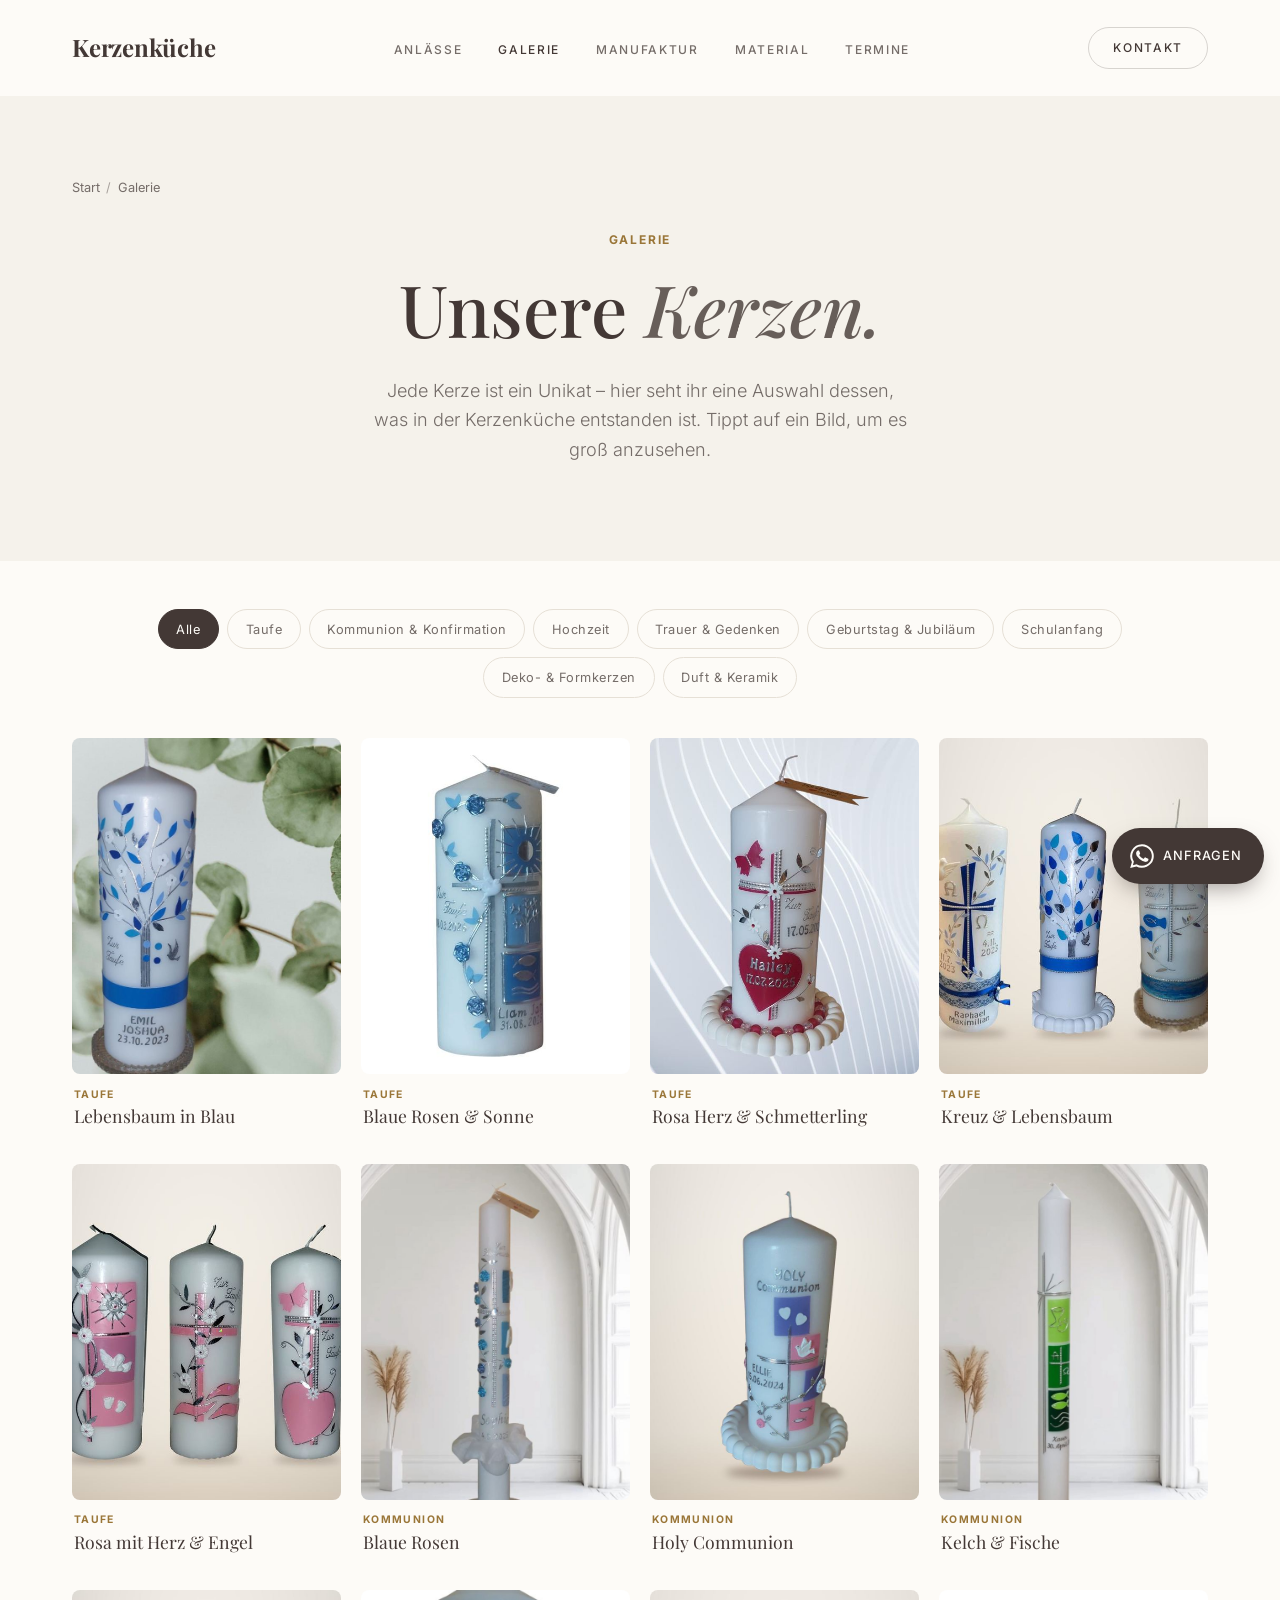
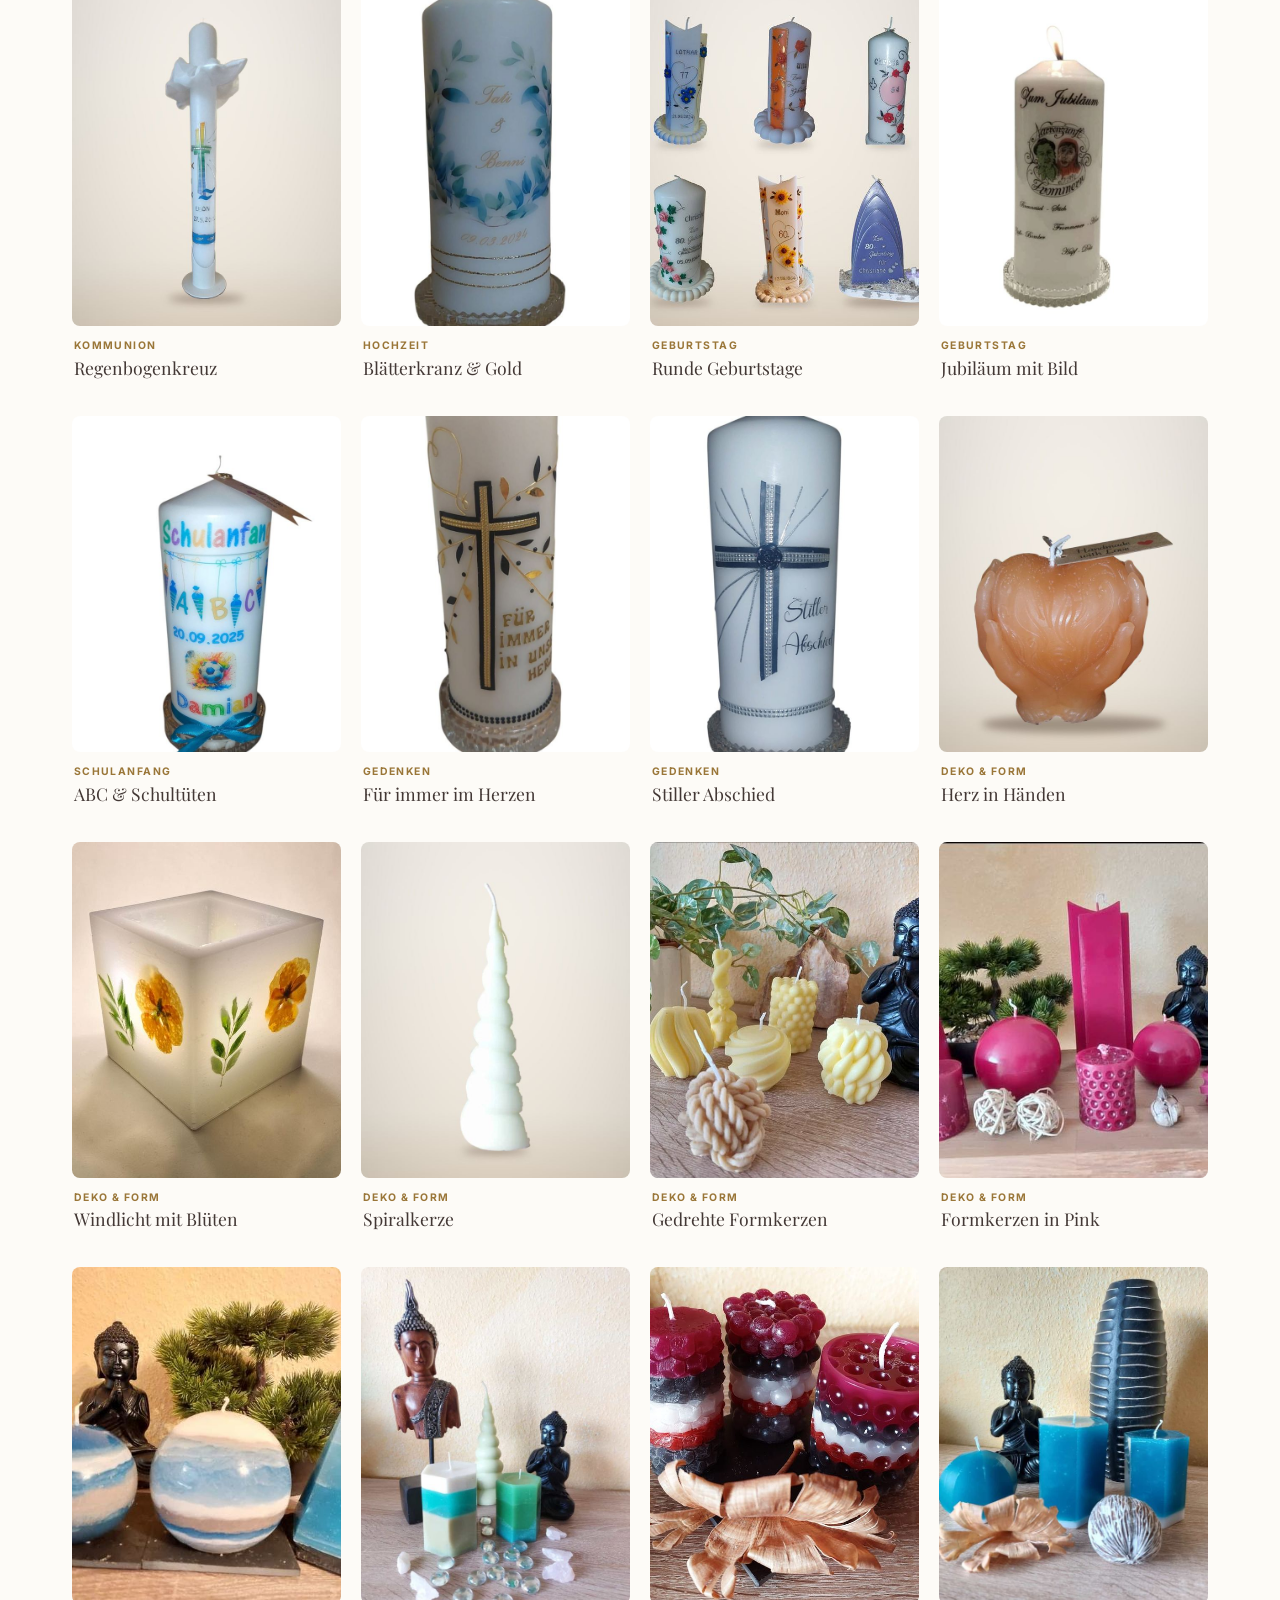
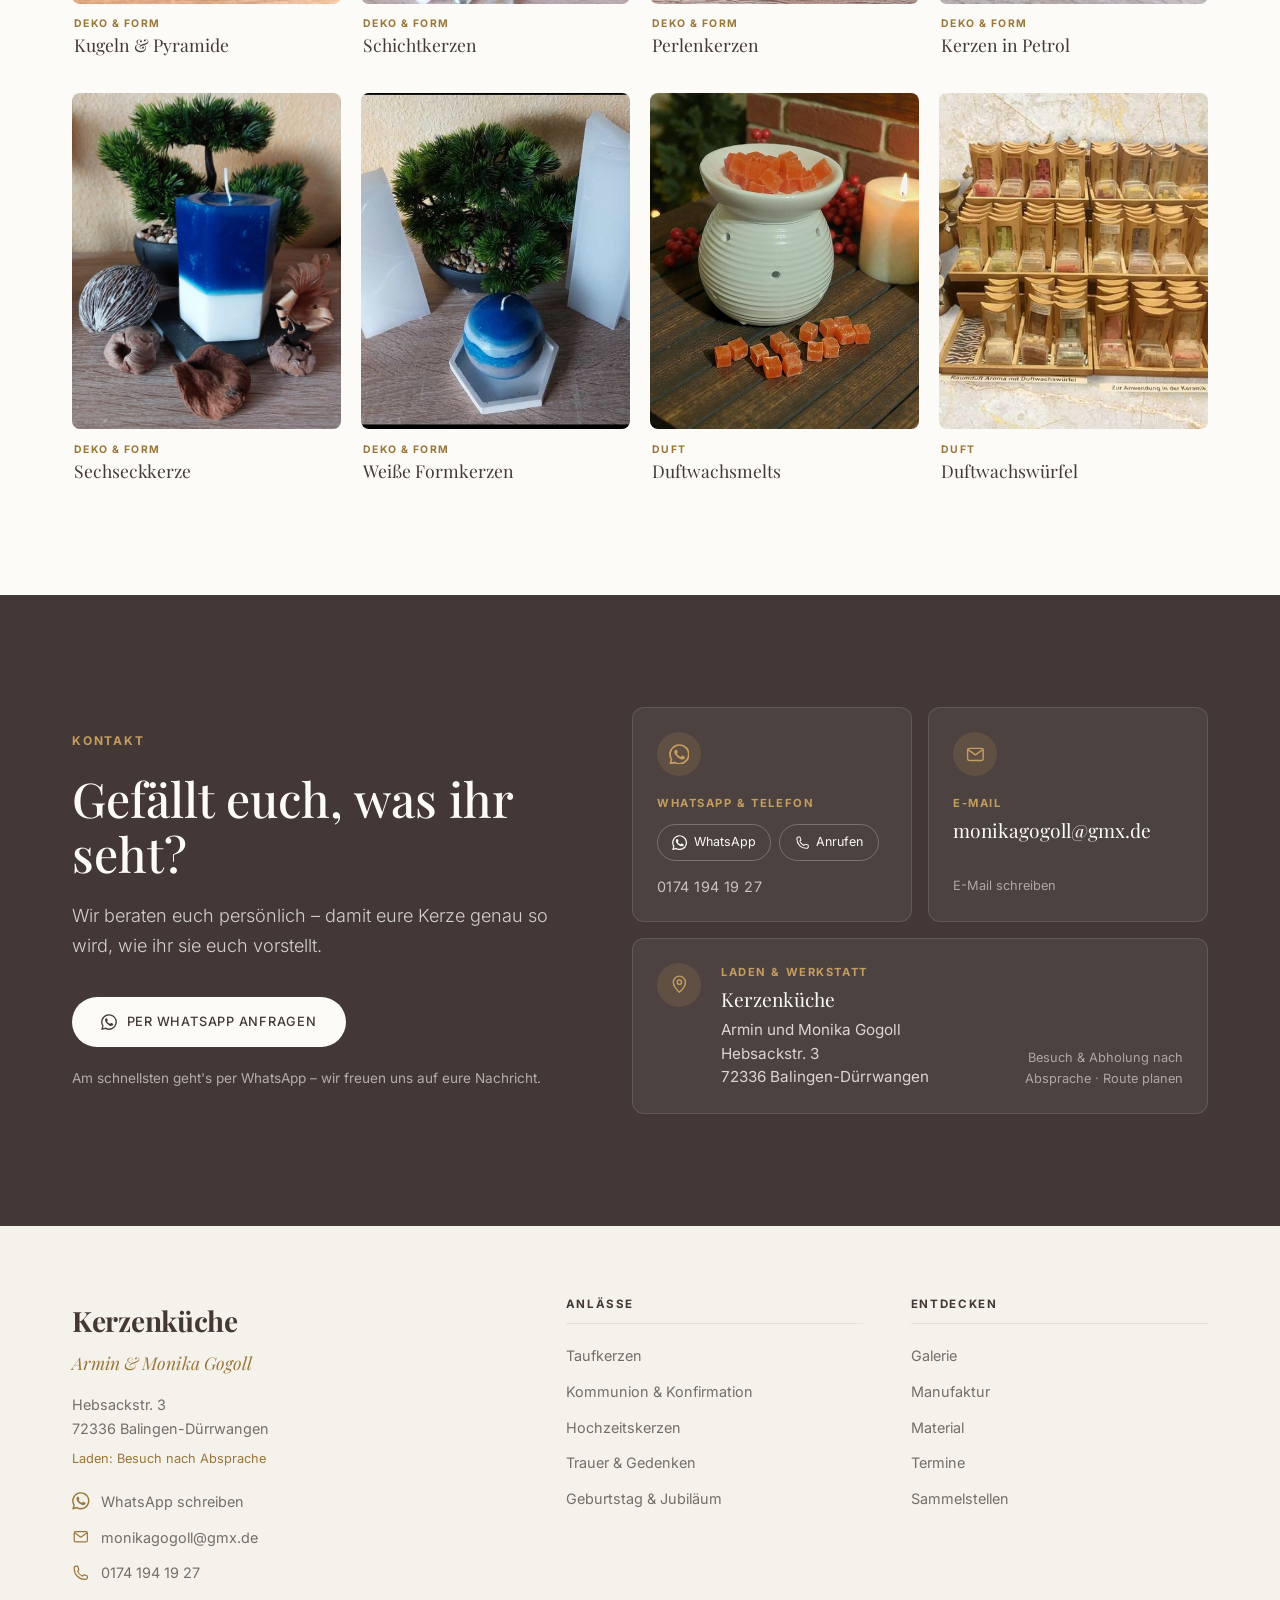
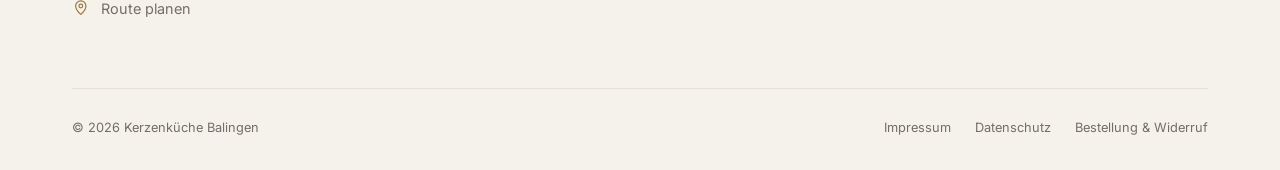
<file: galerie/index.html>
<!DOCTYPE html>
<html lang="de">
<head>
    <meta charset="UTF-8">
    <meta name="viewport" content="width=device-width, initial-scale=1.0">
    <title>Galerie: Taufkerzen, Hochzeitskerzen &amp; mehr | Kerzenküche Balingen</title>
    <meta name="description" content="Bilder unserer personalisierten Kerzen: Taufkerzen, Kommunion- und Konfirmationskerzen, Hochzeitskerzen und Gedenkkerzen – handgefertigt in Balingen.">
    <link rel="canonical" href="https://www.xn--kerzenkche-geb.de/galerie/">

    <meta property="og:type" content="website">
    <meta property="og:locale" content="de_DE">
    <meta property="og:site_name" content="Kerzenküche Balingen">
    <meta property="og:title" content="Galerie: Taufkerzen, Hochzeitskerzen &amp; mehr | Kerzenküche Balingen">
    <meta property="og:description" content="Bilder unserer personalisierten Kerzen: Taufkerzen, Kommunion- und Konfirmationskerzen, Hochzeitskerzen und Gedenkkerzen – handgefertigt in Balingen.">
    <meta property="og:url" content="https://www.xn--kerzenkche-geb.de/galerie/">
    <meta property="og:image" content="https://www.xn--kerzenkche-geb.de/og-image.jpg">
    <meta property="og:image:width" content="1200">
    <meta property="og:image:height" content="630">

    <link rel="icon" href="/favicon.svg" type="image/svg+xml">
    <link rel="preload" href="/fonts/playfair-display-latin-wght-normal.woff2" as="font" type="font/woff2" crossorigin>
    <link rel="preload" href="/fonts/inter-latin-wght-normal.woff2" as="font" type="font/woff2" crossorigin>
    <link rel="stylesheet" href="/css/style.css?v=20">
    <script>document.documentElement.classList.add('js');</script>
</head>
<body>
    <a class="skip-link" href="#inhalt">Zum Inhalt springen</a>

    <header class="site-header">
        <div class="container">
            <nav class="nav" aria-label="Hauptnavigation">
                <a href="/" class="logo">Kerzenküche</a>

                <ul class="nav-links">
                    <li class="has-dropdown">
                        <a href="/#anlaesse">Anlässe</a>
                        <ul class="dropdown">
                            <li><a href="/taufkerzen/">Taufkerzen</a></li>
                            <li><a href="/kommunion-konfirmation/">Kommunion &amp; Konfirmation</a></li>
                            <li><a href="/hochzeitskerzen/">Hochzeitskerzen</a></li>
                            <li><a href="/trauerkerzen/">Trauer &amp; Gedenken</a></li>
                            <li><a href="/geburtstagskerzen/">Geburtstag &amp; Jubiläum</a></li>
                        </ul>
                    </li>
                    <li><a href="/galerie/" aria-current="page">Galerie</a></li>
                    <li><a href="/#manufaktur">Manufaktur</a></li>
                    <li><a href="/#material">Material</a></li>
                    <li><a href="/#termine">Termine</a></li>
                </ul>

                <a href="#kontakt" class="nav-cta">Kontakt</a>

                <button class="menu-toggle" type="button" aria-expanded="false" aria-controls="mobile-menu" aria-label="Menü öffnen">
                    <svg class="icon-open" viewBox="0 0 24 24" fill="none" stroke="currentColor" stroke-width="1.6" aria-hidden="true"><path d="M3 7h18M3 12h18M3 17h18"/></svg>
                    <svg class="icon-close" viewBox="0 0 24 24" fill="none" stroke="currentColor" stroke-width="1.6" aria-hidden="true"><path d="M6 6l12 12M18 6L6 18"/></svg>
                </button>
            </nav>

            <div class="mobile-menu" id="mobile-menu">
                <ul>
                    <li><a href="/#anlaesse">Anlässe</a></li>
                    <li class="sub"><a href="/taufkerzen/">Taufkerzen</a></li>
                    <li class="sub"><a href="/kommunion-konfirmation/">Kommunion &amp; Konfirmation</a></li>
                    <li class="sub"><a href="/hochzeitskerzen/">Hochzeitskerzen</a></li>
                    <li class="sub"><a href="/trauerkerzen/">Trauer &amp; Gedenken</a></li>
                    <li class="sub"><a href="/geburtstagskerzen/">Geburtstag &amp; Jubiläum</a></li>
                    <li><a href="/galerie/">Galerie</a></li>
                    <li><a href="/#manufaktur">Manufaktur</a></li>
                    <li><a href="/#material">Material</a></li>
                    <li><a href="/#termine">Termine</a></li>
                    <li><a href="/#sammelstellen">Sammelstellen</a></li>
                </ul>
                <a href="#kontakt" class="btn btn--primary">Kontakt &amp; Anfrage</a>
            </div>
        </div>
    </header>

    <main id="inhalt">

        <section class="hero hero--page">
            <div class="container">
                <nav class="breadcrumb" aria-label="Brotkrümelnavigation"><a href="/">Start</a><span>/</span>Galerie</nav>
                <div class="section-head" style="margin-bottom:0">
                    <span class="eyebrow">Galerie</span>
                    <h1 class="display">Unsere <em>Kerzen.</em></h1>
                    <p class="lead" style="margin:0 auto">Jede Kerze ist ein Unikat – hier seht ihr eine Auswahl dessen, was in der Kerzenküche entstanden ist. Tippt auf ein Bild, um es groß anzusehen.</p>
                </div>
            </div>
        </section>

        <section class="section bg-paper" style="padding-top:3rem">
            <div class="container">
                <ul class="filter" aria-label="Nach Anlass filtern"></ul>
                <div class="gallery gallery--4" data-galerie="alle"><figure style="margin:0"><button type="button" class="gallery-item" aria-label="Bild vergrößern: Taufkerze mit blauem Lebensbaum und Taube"><img src="/galerie/bilder/thumbs/taufkerze-lebensbaum-blau.jpg" alt="Taufkerze mit blauem Lebensbaum und Taube" loading="lazy" decoding="async"></button><figcaption class="gallery-caption"><span class="gallery-cat">Taufe</span><span class="gallery-name">Lebensbaum in Blau</span></figcaption></figure><figure style="margin:0"><button type="button" class="gallery-item" aria-label="Bild vergrößern: Taufkerze mit blauen Rosen, Sonne, Lebensbaum und Fischen"><img src="/galerie/bilder/thumbs/taufkerze-blaue-rosen-sonne-fische.jpg" alt="Taufkerze mit blauen Rosen, Sonne, Lebensbaum und Fischen" loading="lazy" decoding="async"></button><figcaption class="gallery-caption"><span class="gallery-cat">Taufe</span><span class="gallery-name">Blaue Rosen &amp; Sonne</span></figcaption></figure><figure style="margin:0"><button type="button" class="gallery-item" aria-label="Bild vergrößern: Taufkerze in Rosa mit Kreuz, Herz, Schmetterling und Blüten"><img src="/galerie/bilder/thumbs/taufkerze-rosa-herz-schmetterling.jpg" alt="Taufkerze in Rosa mit Kreuz, Herz, Schmetterling und Blüten" loading="lazy" decoding="async"></button><figcaption class="gallery-caption"><span class="gallery-cat">Taufe</span><span class="gallery-name">Rosa Herz &amp; Schmetterling</span></figcaption></figure><figure style="margin:0"><button type="button" class="gallery-item" aria-label="Bild vergrößern: Taufkerzen in Blau mit Kreuz, Lebensbaum und Fisch"><img src="/galerie/bilder/thumbs/taufkerzen-blau-kreuz-lebensbaum.jpg" alt="Taufkerzen in Blau mit Kreuz, Lebensbaum und Fisch" loading="lazy" decoding="async"></button><figcaption class="gallery-caption"><span class="gallery-cat">Taufe</span><span class="gallery-name">Kreuz &amp; Lebensbaum</span></figcaption></figure><figure style="margin:0"><button type="button" class="gallery-item" aria-label="Bild vergrößern: Taufkerzen in Rosa mit Kreuz, Herz und Engel"><img src="/galerie/bilder/thumbs/taufkerzen-rosa-maedchen.jpg" alt="Taufkerzen in Rosa mit Kreuz, Herz und Engel" loading="lazy" decoding="async"></button><figcaption class="gallery-caption"><span class="gallery-cat">Taufe</span><span class="gallery-name">Rosa mit Herz &amp; Engel</span></figcaption></figure><figure style="margin:0"><button type="button" class="gallery-item" aria-label="Bild vergrößern: Kommunionkerze mit blauen Rosen und Strasskreuz"><img src="/galerie/bilder/thumbs/kommunionkerze-rosen-blau.jpg" alt="Kommunionkerze mit blauen Rosen und Strasskreuz" loading="lazy" decoding="async"></button><figcaption class="gallery-caption"><span class="gallery-cat">Kommunion</span><span class="gallery-name">Blaue Rosen</span></figcaption></figure><figure style="margin:0"><button type="button" class="gallery-item" aria-label="Bild vergrößern: Kommunionkerze „Holy Communion“ in Rosa und Lila"><img src="/galerie/bilder/thumbs/kommunionkerze-holy-communion.jpg" alt="Kommunionkerze „Holy Communion“ in Rosa und Lila" loading="lazy" decoding="async"></button><figcaption class="gallery-caption"><span class="gallery-cat">Kommunion</span><span class="gallery-name">Holy Communion</span></figcaption></figure><figure style="margin:0"><button type="button" class="gallery-item" aria-label="Bild vergrößern: Kommunionkerze in Grün mit Kelch, Alpha &amp; Omega und Fischen"><img src="/galerie/bilder/thumbs/kommunionkerze-gruen-kelch-fische.jpg" alt="Kommunionkerze in Grün mit Kelch, Alpha &amp; Omega und Fischen" loading="lazy" decoding="async"></button><figcaption class="gallery-caption"><span class="gallery-cat">Kommunion</span><span class="gallery-name">Kelch &amp; Fische</span></figcaption></figure><figure style="margin:0"><button type="button" class="gallery-item" aria-label="Bild vergrößern: Kommunionkerze mit Regenbogenkreuz und Fischband"><img src="/galerie/bilder/thumbs/kommunionkerze-regenbogen-kreuz.jpg" alt="Kommunionkerze mit Regenbogenkreuz und Fischband" loading="lazy" decoding="async"></button><figcaption class="gallery-caption"><span class="gallery-cat">Kommunion</span><span class="gallery-name">Regenbogenkreuz</span></figcaption></figure><figure style="margin:0"><button type="button" class="gallery-item" aria-label="Bild vergrößern: Hochzeitskerze mit Namen, Datum und Blätterkranz in Blaugrün und Gold"><img src="/galerie/bilder/thumbs/hochzeitskerze-blaetterkranz.jpg" alt="Hochzeitskerze mit Namen, Datum und Blätterkranz in Blaugrün und Gold" loading="lazy" decoding="async"></button><figcaption class="gallery-caption"><span class="gallery-cat">Hochzeit</span><span class="gallery-name">Blätterkranz &amp; Gold</span></figcaption></figure><figure style="margin:0"><button type="button" class="gallery-item" aria-label="Bild vergrößern: Geburtstagskerzen zum 60., 77., 80. und 84."><img src="/galerie/bilder/thumbs/geburtstagskerzen-jubilaeum.jpg" alt="Geburtstagskerzen zum 60., 77., 80. und 84." loading="lazy" decoding="async"></button><figcaption class="gallery-caption"><span class="gallery-cat">Geburtstag</span><span class="gallery-name">Runde Geburtstage</span></figcaption></figure><figure style="margin:0"><button type="button" class="gallery-item" aria-label="Bild vergrößern: Jubiläumskerze „Zum Jubiläum“ mit gedrucktem Bild"><img src="/galerie/bilder/thumbs/jubilaeumskerze-fotodruck.jpg" alt="Jubiläumskerze „Zum Jubiläum“ mit gedrucktem Bild" loading="lazy" decoding="async"></button><figcaption class="gallery-caption"><span class="gallery-cat">Geburtstag</span><span class="gallery-name">Jubiläum mit Bild</span></figcaption></figure><figure style="margin:0"><button type="button" class="gallery-item" aria-label="Bild vergrößern: Kerze zum Schulanfang mit ABC, Schultüten, Name und Datum"><img src="/galerie/bilder/thumbs/schulanfangskerze-abc-schultueten.jpg" alt="Kerze zum Schulanfang mit ABC, Schultüten, Name und Datum" loading="lazy" decoding="async"></button><figcaption class="gallery-caption"><span class="gallery-cat">Schulanfang</span><span class="gallery-name">ABC &amp; Schultüten</span></figcaption></figure><figure style="margin:0"><button type="button" class="gallery-item" aria-label="Bild vergrößern: Trauerkerze mit goldenem Kreuz: „Für immer in unserem Herzen“"><img src="/galerie/bilder/thumbs/trauerkerze-fuer-immer-in-unserem-herzen.jpg" alt="Trauerkerze mit goldenem Kreuz: „Für immer in unserem Herzen“" loading="lazy" decoding="async"></button><figcaption class="gallery-caption"><span class="gallery-cat">Gedenken</span><span class="gallery-name">Für immer im Herzen</span></figcaption></figure><figure style="margin:0"><button type="button" class="gallery-item" aria-label="Bild vergrößern: Trauerkerze mit silbernem Kreuz: „Stiller Abschied“"><img src="/galerie/bilder/thumbs/trauerkerze-stiller-abschied.jpg" alt="Trauerkerze mit silbernem Kreuz: „Stiller Abschied“" loading="lazy" decoding="async"></button><figcaption class="gallery-caption"><span class="gallery-cat">Gedenken</span><span class="gallery-name">Stiller Abschied</span></figcaption></figure><figure style="margin:0"><button type="button" class="gallery-item" aria-label="Bild vergrößern: Kerze „Herz in Händen“ – handmade with love"><img src="/galerie/bilder/thumbs/kerze-herz-haende.jpg" alt="Kerze „Herz in Händen“ – handmade with love" loading="lazy" decoding="async"></button><figcaption class="gallery-caption"><span class="gallery-cat">Deko & Form</span><span class="gallery-name">Herz in Händen</span></figcaption></figure><figure style="margin:0"><button type="button" class="gallery-item" aria-label="Bild vergrößern: Windlicht aus Wachs mit gepressten Blüten"><img src="/galerie/bilder/thumbs/windlicht-gepresste-blueten.jpg" alt="Windlicht aus Wachs mit gepressten Blüten" loading="lazy" decoding="async"></button><figcaption class="gallery-caption"><span class="gallery-cat">Deko & Form</span><span class="gallery-name">Windlicht mit Blüten</span></figcaption></figure><figure style="margin:0"><button type="button" class="gallery-item" aria-label="Bild vergrößern: Spiralkerze in Creme"><img src="/galerie/bilder/thumbs/formkerze-spirale.jpg" alt="Spiralkerze in Creme" loading="lazy" decoding="async"></button><figcaption class="gallery-caption"><span class="gallery-cat">Deko & Form</span><span class="gallery-name">Spiralkerze</span></figcaption></figure><figure style="margin:0"><button type="button" class="gallery-item" aria-label="Bild vergrößern: Formkerzen in Creme – gedreht, geflochten, gewellt"><img src="/galerie/bilder/thumbs/formkerzen-creme-gedreht.jpg" alt="Formkerzen in Creme – gedreht, geflochten, gewellt" loading="lazy" decoding="async"></button><figcaption class="gallery-caption"><span class="gallery-cat">Deko & Form</span><span class="gallery-name">Gedrehte Formkerzen</span></figcaption></figure><figure style="margin:0"><button type="button" class="gallery-item" aria-label="Bild vergrößern: Formkerzen in Pink"><img src="/galerie/bilder/thumbs/formkerzen-pink.jpg" alt="Formkerzen in Pink" loading="lazy" decoding="async"></button><figcaption class="gallery-caption"><span class="gallery-cat">Deko & Form</span><span class="gallery-name">Formkerzen in Pink</span></figcaption></figure><figure style="margin:0"><button type="button" class="gallery-item" aria-label="Bild vergrößern: Kugelkerzen und Pyramide in Blau-Weiß"><img src="/galerie/bilder/thumbs/kugelkerzen-blau-pyramide.jpg" alt="Kugelkerzen und Pyramide in Blau-Weiß" loading="lazy" decoding="async"></button><figcaption class="gallery-caption"><span class="gallery-cat">Deko & Form</span><span class="gallery-name">Kugeln &amp; Pyramide</span></figcaption></figure><figure style="margin:0"><button type="button" class="gallery-item" aria-label="Bild vergrößern: Schichtkerzen in Türkis und Grün"><img src="/galerie/bilder/thumbs/schichtkerzen-tuerkis-gruen.jpg" alt="Schichtkerzen in Türkis und Grün" loading="lazy" decoding="async"></button><figcaption class="gallery-caption"><span class="gallery-cat">Deko & Form</span><span class="gallery-name">Schichtkerzen</span></figcaption></figure><figure style="margin:0"><button type="button" class="gallery-item" aria-label="Bild vergrößern: Perlenkerzen in Rot, Weiß und Anthrazit"><img src="/galerie/bilder/thumbs/perlenkerzen-rot-weiss.jpg" alt="Perlenkerzen in Rot, Weiß und Anthrazit" loading="lazy" decoding="async"></button><figcaption class="gallery-caption"><span class="gallery-cat">Deko & Form</span><span class="gallery-name">Perlenkerzen</span></figcaption></figure><figure style="margin:0"><button type="button" class="gallery-item" aria-label="Bild vergrößern: Kerzen in Petrol – Kugel und Sechseck"><img src="/galerie/bilder/thumbs/kerzen-petrol-kugel-sechseck.jpg" alt="Kerzen in Petrol – Kugel und Sechseck" loading="lazy" decoding="async"></button><figcaption class="gallery-caption"><span class="gallery-cat">Deko & Form</span><span class="gallery-name">Kerzen in Petrol</span></figcaption></figure><figure style="margin:0"><button type="button" class="gallery-item" aria-label="Bild vergrößern: Sechseckkerze in Blau-Weiß"><img src="/galerie/bilder/thumbs/sechseckkerze-blau-weiss.jpg" alt="Sechseckkerze in Blau-Weiß" loading="lazy" decoding="async"></button><figcaption class="gallery-caption"><span class="gallery-cat">Deko & Form</span><span class="gallery-name">Sechseckkerze</span></figcaption></figure><figure style="margin:0"><button type="button" class="gallery-item" aria-label="Bild vergrößern: Weiße Formkerzen mit blauer Kugelkerze"><img src="/galerie/bilder/thumbs/formkerzen-weiss-kugel-blau.jpg" alt="Weiße Formkerzen mit blauer Kugelkerze" loading="lazy" decoding="async"></button><figcaption class="gallery-caption"><span class="gallery-cat">Deko & Form</span><span class="gallery-name">Weiße Formkerzen</span></figcaption></figure><figure style="margin:0"><button type="button" class="gallery-item" aria-label="Bild vergrößern: Duftwachsmelts mit Duftlampe"><img src="/galerie/bilder/thumbs/duftwachsmelts-duftlampe.jpg" alt="Duftwachsmelts mit Duftlampe" loading="lazy" decoding="async"></button><figcaption class="gallery-caption"><span class="gallery-cat">Duft</span><span class="gallery-name">Duftwachsmelts</span></figcaption></figure><figure style="margin:0"><button type="button" class="gallery-item" aria-label="Bild vergrößern: Duftwachswürfel und Duftlampen"><img src="/galerie/bilder/thumbs/duftwachswuerfel-duftlampen.jpg" alt="Duftwachswürfel und Duftlampen" loading="lazy" decoding="async"></button><figcaption class="gallery-caption"><span class="gallery-cat">Duft</span><span class="gallery-name">Duftwachswürfel</span></figcaption></figure></div>
                <noscript><p class="center muted">Bitte aktiviert JavaScript, um die Galerie zu sehen.</p></noscript>
            </div>
        </section>

        <section id="kontakt" class="section bg-dark contact">
            <div class="container contact-grid">
                <div class="contact-intro reveal">
                    <span class="eyebrow">Kontakt</span>
                    <h2>Gefällt euch, was ihr seht?</h2>
                    <p class="lead">Wir beraten euch persönlich – damit eure Kerze genau so wird, wie ihr sie euch vorstellt.</p>
                    <a href="https://wa.me/491741941927?text=Hallo%20Monika%20und%20Armin%2C%20ich%20habe%20eure%20Galerie%20gesehen%20und%20interessiere%20mich%20f%C3%BCr%20eine%20Kerze.%0A%0AAnlass%3A%0ATermin%3A%0AMeine%20Idee%3A" class="btn btn--light" target="_blank" rel="noopener"><svg viewBox="0 0 24 24" fill="currentColor" aria-hidden="true"><path d="M17.5 14.4c-.3-.1-1.8-.9-2-1s-.5-.1-.7.1-.8 1-.9 1.2-.3.2-.6.1a8 8 0 01-2.4-1.5 9 9 0 01-1.6-2c-.2-.3 0-.5.1-.6l.4-.5.3-.5v-.5l-.9-2.2c-.2-.6-.5-.5-.7-.5h-.6a1.1 1.1 0 00-.8.4 3.4 3.4 0 00-1 2.5 5.9 5.9 0 001.2 3.1 13.5 13.5 0 005.2 4.6c1.9.8 2.7.9 3.6.7a3.1 3.1 0 002.1-1.4 2.5 2.5 0 00.2-1.5c-.1-.1-.3-.2-.6-.3zM12 21.8a9.8 9.8 0 01-5-1.4l-.4-.2-3.7 1 1-3.6-.2-.4A9.8 9.8 0 1112 21.8zm0-21.6A11.8 11.8 0 001.9 18l-1.7 6 6.2-1.6A11.8 11.8 0 1012 .2z"/></svg><span>Per WhatsApp anfragen</span></a>
                    <p class="contact-tip">Am schnellsten geht's per WhatsApp – wir freuen uns auf eure Nachricht.</p>
                </div>
                <ul class="contact-cards reveal">
                    <li>
                        <div class="contact-box">
                            <span class="contact-icon"><svg viewBox="0 0 24 24" fill="currentColor" aria-hidden="true"><path d="M17.5 14.4c-.3-.1-1.8-.9-2-1s-.5-.1-.7.1-.8 1-.9 1.2-.3.2-.6.1a8 8 0 01-2.4-1.5 9 9 0 01-1.6-2c-.2-.3 0-.5.1-.6l.4-.5.3-.5v-.5l-.9-2.2c-.2-.6-.5-.5-.7-.5h-.6a1.1 1.1 0 00-.8.4 3.4 3.4 0 00-1 2.5 5.9 5.9 0 001.2 3.1 13.5 13.5 0 005.2 4.6c1.9.8 2.7.9 3.6.7a3.1 3.1 0 002.1-1.4 2.5 2.5 0 00.2-1.5c-.1-.1-.3-.2-.6-.3zM12 21.8a9.8 9.8 0 01-5-1.4l-.4-.2-3.7 1 1-3.6-.2-.4A9.8 9.8 0 1112 21.8zm0-21.6A11.8 11.8 0 001.9 18l-1.7 6 6.2-1.6A11.8 11.8 0 1012 .2z"/></svg></span>
                            <span class="contact-label">WhatsApp &amp; Telefon</span>
                            <span class="contact-actions">
                                <a href="https://wa.me/491741941927?text=Hallo%20Monika%20und%20Armin%2C%20ich%20habe%20eure%20Galerie%20gesehen%20und%20interessiere%20mich%20f%C3%BCr%20eine%20Kerze.%0A%0AAnlass%3A%0ATermin%3A%0AMeine%20Idee%3A" target="_blank" rel="noopener"><svg viewBox="0 0 24 24" fill="currentColor" aria-hidden="true"><path d="M17.5 14.4c-.3-.1-1.8-.9-2-1s-.5-.1-.7.1-.8 1-.9 1.2-.3.2-.6.1a8 8 0 01-2.4-1.5 9 9 0 01-1.6-2c-.2-.3 0-.5.1-.6l.4-.5.3-.5v-.5l-.9-2.2c-.2-.6-.5-.5-.7-.5h-.6a1.1 1.1 0 00-.8.4 3.4 3.4 0 00-1 2.5 5.9 5.9 0 001.2 3.1 13.5 13.5 0 005.2 4.6c1.9.8 2.7.9 3.6.7a3.1 3.1 0 002.1-1.4 2.5 2.5 0 00.2-1.5c-.1-.1-.3-.2-.6-.3zM12 21.8a9.8 9.8 0 01-5-1.4l-.4-.2-3.7 1 1-3.6-.2-.4A9.8 9.8 0 1112 21.8zm0-21.6A11.8 11.8 0 001.9 18l-1.7 6 6.2-1.6A11.8 11.8 0 1012 .2z"/></svg>WhatsApp</a>
                                <a href="tel:+491741941927"><svg viewBox="0 0 24 24" fill="none" stroke="currentColor" stroke-width="1.6" aria-hidden="true"><path stroke-linecap="round" stroke-linejoin="round" d="M3 5.5A2.5 2.5 0 015.5 3h1.6a1 1 0 01.95.68l1.2 3.6a1 1 0 01-.27 1.05l-1.5 1.4a12 12 0 006.8 6.8l1.4-1.5a1 1 0 011.05-.27l3.6 1.2a1 1 0 01.68.95v1.6A2.5 2.5 0 0118.5 21h-1C9.5 21 3 14.5 3 6.5v-1z"/></svg>Anrufen</a>
                            </span>
                            <span class="contact-value">0174 194 19 27</span>
                        </div>
                    </li>
                    <li>
                        <a href="mailto:monikagogoll@gmx.de">
                            <span class="contact-icon"><svg viewBox="0 0 24 24" fill="none" stroke="currentColor" stroke-width="1.6" aria-hidden="true"><rect x="3" y="5" width="18" height="14" rx="2"/><path stroke-linecap="round" stroke-linejoin="round" d="M3.5 6.5l8.5 6 8.5-6"/></svg></span>
                            <span class="contact-label">E-Mail</span>
                            <span class="contact-value">monikagogoll@gmx.de</span>
                            <span class="contact-hint">E-Mail schreiben</span>
                        </a>
                    </li>
                    <li class="contact-card--wide">
                        <a href="https://www.google.com/maps/search/?api=1&query=Hebsackstra%C3%9Fe%203%2C%2072336%20Balingen-D%C3%BCrrwangen" target="_blank" rel="noopener">
                            <span class="contact-icon"><svg viewBox="0 0 24 24" fill="none" stroke="currentColor" stroke-width="1.6" aria-hidden="true"><path stroke-linecap="round" stroke-linejoin="round" d="M12 21s-7-6.1-7-11.5a7 7 0 0114 0C19 14.9 12 21 12 21z"/><circle cx="12" cy="9.5" r="2.5"/></svg></span>
                            <span class="contact-label">Laden &amp; Werkstatt</span>
                            <span class="contact-value">Kerzenküche</span>
                            <span class="contact-address">Armin und Monika Gogoll<br>Hebsackstr. 3<br>72336 Balingen-Dürrwangen</span>
                            <span class="contact-hint">Besuch &amp; Abholung nach Absprache · Route planen</span>
                        </a>
                    </li>
                </ul>
            </div>
        </section>
    </main>

    <footer class="site-footer">
        <div class="container">
            <div class="footer-grid">
                <div class="footer-brand">
                    <a href="/" class="logo">Kerzenküche</a>
                    <p class="footer-sign">Armin &amp; Monika Gogoll</p>
                    <address>
                        Hebsackstr. 3<br>
                        72336 Balingen-Dürrwangen<br>
                        <span class="footer-note">Laden: Besuch nach Absprache</span>
                    </address>
                    <ul class="footer-contact">
                        <li><a href="https://wa.me/491741941927?text=Hallo%20Monika%20und%20Armin%2C%20ich%20interessiere%20mich%20f%C3%BCr%20eine%20Wunschkerze." target="_blank" rel="noopener"><svg viewBox="0 0 24 24" fill="currentColor" aria-hidden="true"><path d="M17.5 14.4c-.3-.1-1.8-.9-2-1s-.5-.1-.7.1-.8 1-.9 1.2-.3.2-.6.1a8 8 0 01-2.4-1.5 9 9 0 01-1.6-2c-.2-.3 0-.5.1-.6l.4-.5.3-.5v-.5l-.9-2.2c-.2-.6-.5-.5-.7-.5h-.6a1.1 1.1 0 00-.8.4 3.4 3.4 0 00-1 2.5 5.9 5.9 0 001.2 3.1 13.5 13.5 0 005.2 4.6c1.9.8 2.7.9 3.6.7a3.1 3.1 0 002.1-1.4 2.5 2.5 0 00.2-1.5c-.1-.1-.3-.2-.6-.3zM12 21.8a9.8 9.8 0 01-5-1.4l-.4-.2-3.7 1 1-3.6-.2-.4A9.8 9.8 0 1112 21.8zm0-21.6A11.8 11.8 0 001.9 18l-1.7 6 6.2-1.6A11.8 11.8 0 1012 .2z"/></svg><span>WhatsApp schreiben</span></a></li>
                        <li><a href="mailto:monikagogoll@gmx.de"><svg viewBox="0 0 24 24" fill="none" stroke="currentColor" stroke-width="1.6" aria-hidden="true"><rect x="3" y="5" width="18" height="14" rx="2"/><path stroke-linecap="round" stroke-linejoin="round" d="M3.5 6.5l8.5 6 8.5-6"/></svg><span>monikagogoll@gmx.de</span></a></li>
                        <li><a href="tel:+491741941927"><svg viewBox="0 0 24 24" fill="none" stroke="currentColor" stroke-width="1.6" aria-hidden="true"><path stroke-linecap="round" stroke-linejoin="round" d="M3 5.5A2.5 2.5 0 015.5 3h1.6a1 1 0 01.95.68l1.2 3.6a1 1 0 01-.27 1.05l-1.5 1.4a12 12 0 006.8 6.8l1.4-1.5a1 1 0 011.05-.27l3.6 1.2a1 1 0 01.68.95v1.6A2.5 2.5 0 0118.5 21h-1C9.5 21 3 14.5 3 6.5v-1z"/></svg><span>0174 194 19 27</span></a></li>
                        <li><a href="https://www.google.com/maps/search/?api=1&query=Hebsackstra%C3%9Fe%203%2C%2072336%20Balingen-D%C3%BCrrwangen" target="_blank" rel="noopener"><svg viewBox="0 0 24 24" fill="none" stroke="currentColor" stroke-width="1.6" aria-hidden="true"><path stroke-linecap="round" stroke-linejoin="round" d="M12 21s-7-6.1-7-11.5a7 7 0 0114 0C19 14.9 12 21 12 21z"/><circle cx="12" cy="9.5" r="2.5"/></svg><span>Route planen</span></a></li>
                    </ul>
                </div>
                <nav aria-label="Anlässe">
                    <h4>Anlässe</h4>
                    <ul>
                        <li><a href="/taufkerzen/">Taufkerzen</a></li>
                        <li><a href="/kommunion-konfirmation/">Kommunion &amp; Konfirmation</a></li>
                        <li><a href="/hochzeitskerzen/">Hochzeitskerzen</a></li>
                        <li><a href="/trauerkerzen/">Trauer &amp; Gedenken</a></li>
                        <li><a href="/geburtstagskerzen/">Geburtstag &amp; Jubiläum</a></li>
                    </ul>
                </nav>
                <nav aria-label="Entdecken">
                    <h4>Entdecken</h4>
                    <ul>
                        <li><a href="/galerie/">Galerie</a></li>
                        <li><a href="/#manufaktur">Manufaktur</a></li>
                        <li><a href="/#material">Material</a></li>
                        <li><a href="/#termine">Termine</a></li>
                        <li><a href="/#sammelstellen">Sammelstellen</a></li>
                    </ul>
                </nav>
            </div>
            <div class="footer-bottom">
                <span>&copy; 2026 Kerzenküche Balingen</span>
                <ul>
                    <li><a href="/impressum/">Impressum</a></li>
                    <li><a href="/datenschutz/">Datenschutz</a></li>
                    <li><a href="/widerruf/">Bestellung &amp; Widerruf</a></li>
                </ul>
            </div>
        </div>
    </footer>

    <script src="/galerie/bilder.js?v=7"></script>
    <script src="/js/main.js?v=12"></script>
</body>
</html>
</file>
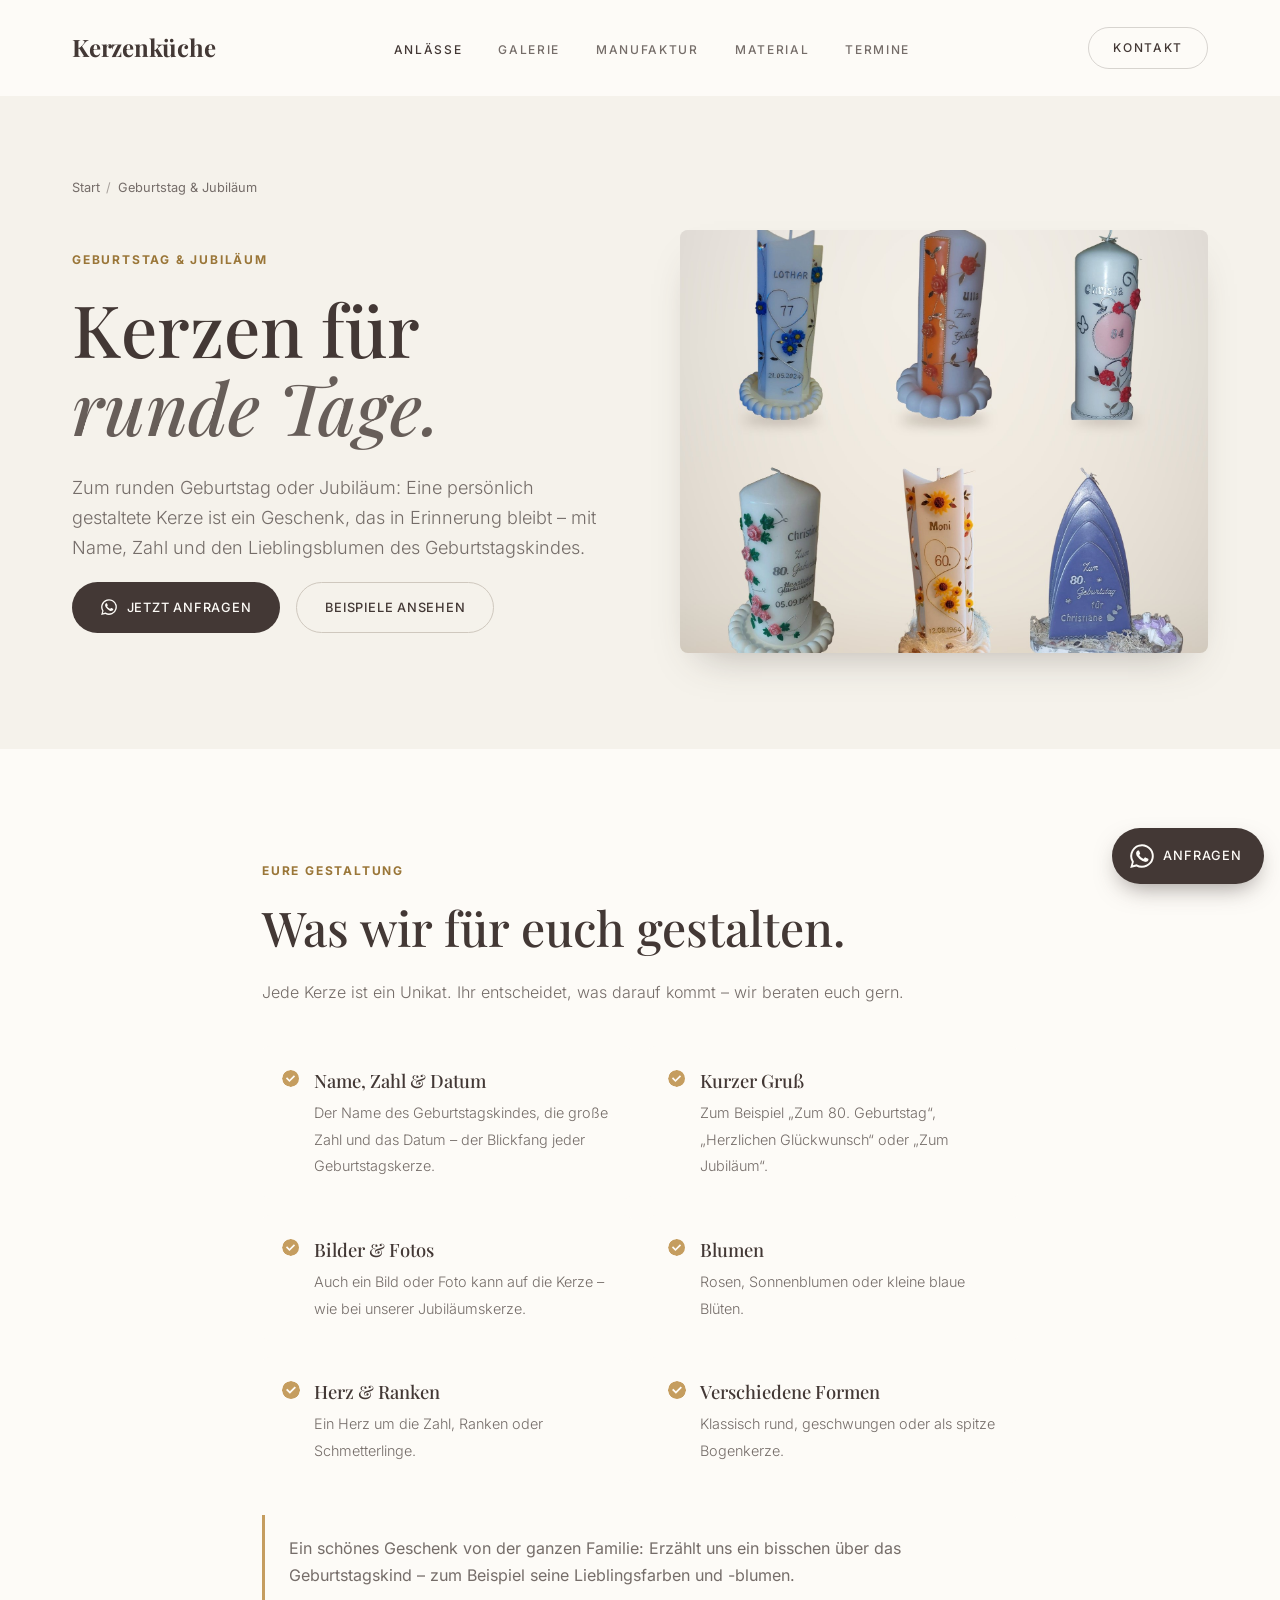
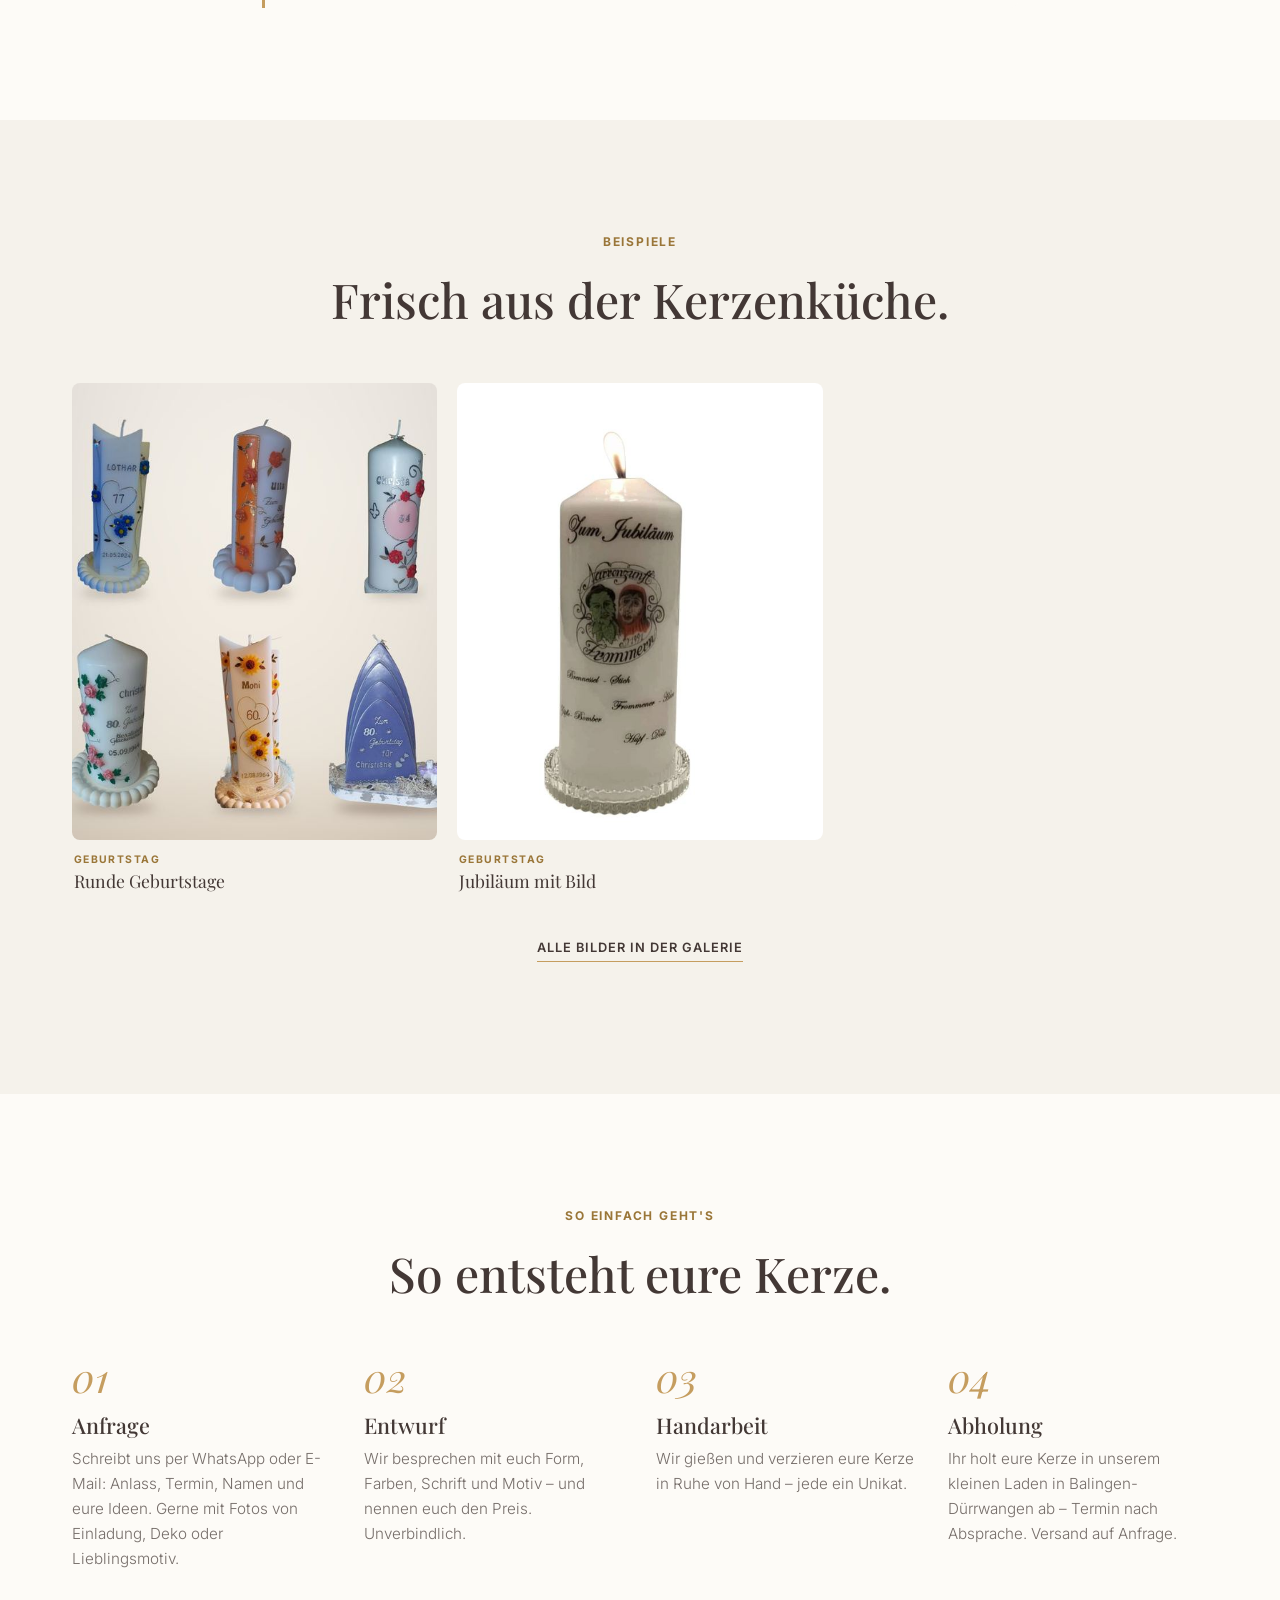
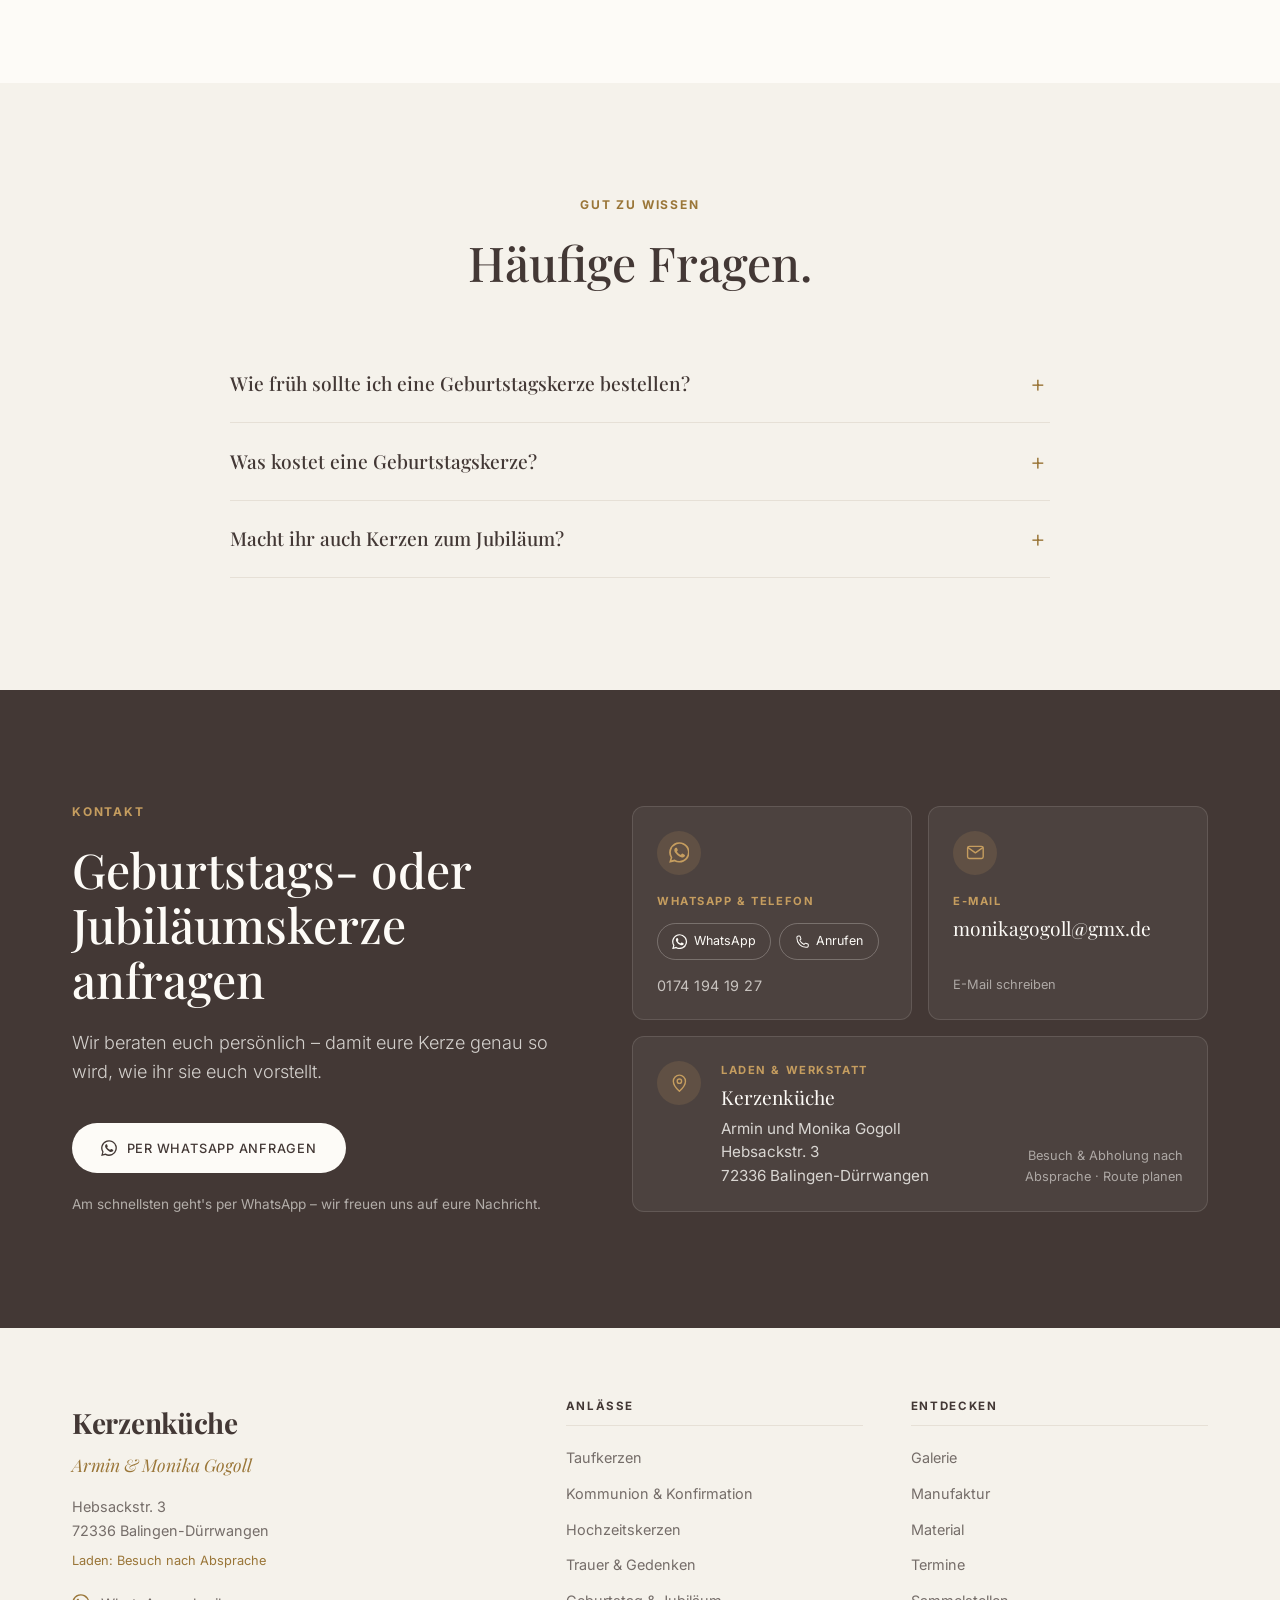
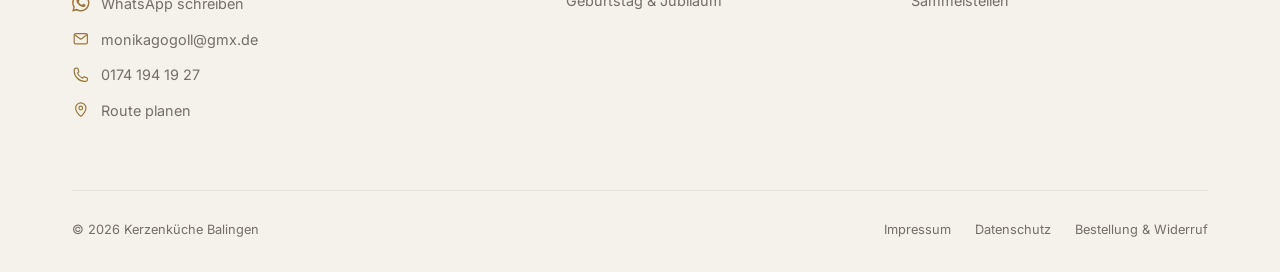
<file: geburtstagskerzen/index.html>
<!DOCTYPE html>
<html lang="de">
<head>
    <meta charset="UTF-8">
    <meta name="viewport" content="width=device-width, initial-scale=1.0">
    <title>Geburtstagskerzen &amp; Jubiläumskerzen mit Namen | Kerzenküche Balingen</title>
    <meta name="description" content="Persönliche Geburtstagskerzen mit Name, Zahl und Blumen – zum 60., 70., 80. oder 90. und zum Jubiläum. Handgefertigt in Balingen.">
    <link rel="canonical" href="https://www.xn--kerzenkche-geb.de/geburtstagskerzen/">

    <meta property="og:type" content="website">
    <meta property="og:locale" content="de_DE">
    <meta property="og:site_name" content="Kerzenküche Balingen">
    <meta property="og:title" content="Geburtstagskerzen &amp; Jubiläumskerzen mit Namen | Kerzenküche Balingen">
    <meta property="og:description" content="Persönliche Geburtstagskerzen mit Name, Zahl und Blumen – zum 60., 70., 80. oder 90. und zum Jubiläum. Handgefertigt in Balingen.">
    <meta property="og:url" content="https://www.xn--kerzenkche-geb.de/geburtstagskerzen/">
    <meta property="og:image" content="https://www.xn--kerzenkche-geb.de/og-image.jpg">
    <meta property="og:image:width" content="1200">
    <meta property="og:image:height" content="630">

    <link rel="icon" href="/favicon.svg" type="image/svg+xml">
    <link rel="preload" href="/fonts/playfair-display-latin-wght-normal.woff2" as="font" type="font/woff2" crossorigin>
    <link rel="preload" href="/fonts/inter-latin-wght-normal.woff2" as="font" type="font/woff2" crossorigin>
    <link rel="stylesheet" href="/css/style.css?v=20">
    <script>document.documentElement.classList.add('js');</script>
    <script type="application/ld+json">
{
  "@context": "https://schema.org",
  "@type": "LocalBusiness",
  "@id": "https://www.xn--kerzenkche-geb.de/#kerzenkueche",
  "name": "Kerzenküche",
  "description": "Handgegossene und personalisierte Kerzen aus Balingen: Taufkerzen, Kommunion- und Konfirmationskerzen, Hochzeitskerzen, Trauerkerzen und Wunschkerzen.",
  "url": "https://www.xn--kerzenkche-geb.de/",
  "image": "https://www.xn--kerzenkche-geb.de/og-image.jpg",
  "telephone": "+491741941927",
  "email": "monikagogoll@gmx.de",
  "founder": [
    {
      "@type": "Person",
      "name": "Monika Gogoll"
    },
    {
      "@type": "Person",
      "name": "Armin Gogoll"
    }
  ],
  "address": {
    "@type": "PostalAddress",
    "streetAddress": "Hebsackstraße 3",
    "postalCode": "72336",
    "addressLocality": "Balingen-Dürrwangen",
    "addressRegion": "Baden-Württemberg",
    "addressCountry": "DE"
  },
  "areaServed": [
    "Balingen",
    "Albstadt",
    "Hechingen",
    "Geislingen",
    "Rosenfeld",
    "Meßstetten",
    "Haigerloch",
    "Rottweil",
    "Zollernalbkreis"
  ],
  "knowsAbout": [
    "Taufkerzen",
    "Kommunionkerzen",
    "Konfirmationskerzen",
    "Hochzeitskerzen",
    "Trauerkerzen",
    "Bienenwachskerzen"
  ]
}
    </script>
    <script type="application/ld+json">
{
  "@context": "https://schema.org",
  "@type": "Service",
  "name": "Geburtstag & Jubiläum",
  "serviceType": "Geburtstag & Jubiläum",
  "provider": {
    "@id": "https://www.xn--kerzenkche-geb.de/#kerzenkueche"
  },
  "areaServed": [
    "Balingen",
    "Albstadt",
    "Hechingen",
    "Geislingen",
    "Rosenfeld",
    "Meßstetten",
    "Haigerloch",
    "Rottweil",
    "Zollernalbkreis"
  ],
  "description": "Persönliche Geburtstagskerzen mit Name, Zahl und Blumen – zum 60., 70., 80. oder 90. und zum Jubiläum. Handgefertigt in Balingen."
}
    </script>
    <script type="application/ld+json">
{
  "@context": "https://schema.org",
  "@type": "BreadcrumbList",
  "itemListElement": [
    {
      "@type": "ListItem",
      "position": 1,
      "name": "Start",
      "item": "https://www.xn--kerzenkche-geb.de/"
    },
    {
      "@type": "ListItem",
      "position": 2,
      "name": "Geburtstag & Jubiläum",
      "item": "https://www.xn--kerzenkche-geb.de/geburtstagskerzen/"
    }
  ]
}
    </script>
    <script type="application/ld+json">
{
  "@context": "https://schema.org",
  "@type": "FAQPage",
  "mainEntity": [
    {
      "@type": "Question",
      "name": "Wie früh sollte ich eine Geburtstagskerze bestellen?",
      "acceptedAnswer": {
        "@type": "Answer",
        "text": "Am besten ein bis zwei Wochen vor dem Fest. Es ist knapp? Fragt trotzdem – wir sagen euch ehrlich, ob es klappt."
      }
    },
    {
      "@type": "Question",
      "name": "Was kostet eine Geburtstagskerze?",
      "acceptedAnswer": {
        "@type": "Answer",
        "text": "Das hängt von Größe und Gestaltung ab. Schreibt uns eure Wünsche, ihr bekommt vorab ein unverbindliches Angebot."
      }
    },
    {
      "@type": "Question",
      "name": "Macht ihr auch Kerzen zum Jubiläum?",
      "acceptedAnswer": {
        "@type": "Answer",
        "text": "Ja – zum Beispiel mit „Zum Jubiläum“, Namen und auf Wunsch mit einem Bild. Ein Beispiel seht ihr in der Galerie."
      }
    }
  ]
}
    </script>
</head>
<body>
    <a class="skip-link" href="#inhalt">Zum Inhalt springen</a>

    <header class="site-header">
        <div class="container">
            <nav class="nav" aria-label="Hauptnavigation">
                <a href="/" class="logo">Kerzenküche</a>

                <ul class="nav-links">
                    <li class="has-dropdown">
                        <a href="/#anlaesse" aria-current="page">Anlässe</a>
                        <ul class="dropdown">
                            <li><a href="/taufkerzen/">Taufkerzen</a></li>
                            <li><a href="/kommunion-konfirmation/">Kommunion &amp; Konfirmation</a></li>
                            <li><a href="/hochzeitskerzen/">Hochzeitskerzen</a></li>
                            <li><a href="/trauerkerzen/">Trauer &amp; Gedenken</a></li>
                            <li><a href="/geburtstagskerzen/" aria-current="page">Geburtstag &amp; Jubiläum</a></li>
                        </ul>
                    </li>
                    <li><a href="/galerie/">Galerie</a></li>
                    <li><a href="/#manufaktur">Manufaktur</a></li>
                    <li><a href="/#material">Material</a></li>
                    <li><a href="/#termine">Termine</a></li>
                </ul>

                <a href="#kontakt" class="nav-cta">Kontakt</a>

                <button class="menu-toggle" type="button" aria-expanded="false" aria-controls="mobile-menu" aria-label="Menü öffnen">
                    <svg class="icon-open" viewBox="0 0 24 24" fill="none" stroke="currentColor" stroke-width="1.6" aria-hidden="true"><path d="M3 7h18M3 12h18M3 17h18"/></svg>
                    <svg class="icon-close" viewBox="0 0 24 24" fill="none" stroke="currentColor" stroke-width="1.6" aria-hidden="true"><path d="M6 6l12 12M18 6L6 18"/></svg>
                </button>
            </nav>

            <div class="mobile-menu" id="mobile-menu">
                <ul>
                    <li><a href="/#anlaesse">Anlässe</a></li>
                    <li class="sub"><a href="/taufkerzen/">Taufkerzen</a></li>
                    <li class="sub"><a href="/kommunion-konfirmation/">Kommunion &amp; Konfirmation</a></li>
                    <li class="sub"><a href="/hochzeitskerzen/">Hochzeitskerzen</a></li>
                    <li class="sub"><a href="/trauerkerzen/">Trauer &amp; Gedenken</a></li>
                    <li class="sub"><a href="/geburtstagskerzen/">Geburtstag &amp; Jubiläum</a></li>
                    <li><a href="/galerie/">Galerie</a></li>
                    <li><a href="/#manufaktur">Manufaktur</a></li>
                    <li><a href="/#material">Material</a></li>
                    <li><a href="/#termine">Termine</a></li>
                    <li><a href="/#sammelstellen">Sammelstellen</a></li>
                </ul>
                <a href="#kontakt" class="btn btn--primary">Kontakt &amp; Anfrage</a>
            </div>
        </div>
    </header>

    <main id="inhalt">

        <section class="hero hero--page">
            <div class="container">
                <nav class="breadcrumb" aria-label="Brotkrümelnavigation"><a href="/">Start</a><span>/</span>Geburtstag &amp; Jubiläum</nav>
                <div class="split">
                    <div>
                        <span class="eyebrow">Geburtstag &amp; Jubiläum</span>
                        <h1 class="display">Kerzen für <em>runde Tage.</em></h1>
                        <p class="lead">Zum runden Geburtstag oder Jubiläum: Eine persönlich gestaltete Kerze ist ein Geschenk, das in Erinnerung bleibt – mit Name, Zahl und den Lieblingsblumen des Geburtstagskindes.</p>
                        <div class="btn-row">
                            <a href="https://wa.me/491741941927?text=Hallo%20Monika%20und%20Armin%2C%20ich%20interessiere%20mich%20f%C3%BCr%20eine%20Geburtstags-/Jubil%C3%A4umskerze.%0A%0AName%3A%0AWelcher%20Geburtstag/Anlass%3A%0ADatum%3A%0ALieblingsfarben/-blumen%3A" class="btn btn--primary" target="_blank" rel="noopener"><svg viewBox="0 0 24 24" fill="currentColor" aria-hidden="true"><path d="M17.5 14.4c-.3-.1-1.8-.9-2-1s-.5-.1-.7.1-.8 1-.9 1.2-.3.2-.6.1a8 8 0 01-2.4-1.5 9 9 0 01-1.6-2c-.2-.3 0-.5.1-.6l.4-.5.3-.5v-.5l-.9-2.2c-.2-.6-.5-.5-.7-.5h-.6a1.1 1.1 0 00-.8.4 3.4 3.4 0 00-1 2.5 5.9 5.9 0 001.2 3.1 13.5 13.5 0 005.2 4.6c1.9.8 2.7.9 3.6.7a3.1 3.1 0 002.1-1.4 2.5 2.5 0 00.2-1.5c-.1-.1-.3-.2-.6-.3zM12 21.8a9.8 9.8 0 01-5-1.4l-.4-.2-3.7 1 1-3.6-.2-.4A9.8 9.8 0 1112 21.8zm0-21.6A11.8 11.8 0 001.9 18l-1.7 6 6.2-1.6A11.8 11.8 0 1012 .2z"/></svg><span>Jetzt anfragen</span></a>
                            <a href="#beispiele" class="btn btn--outline">Beispiele ansehen</a>
                        </div>
                    </div>
                    <div>
                        <div class="media">
                            <img src="/galerie/bilder/geburtstagskerzen-jubilaeum.jpg" width="1600" height="1600" alt="Persönliche Geburtstagskerzen zum 60., 77., 80. und 84. Geburtstag" fetchpriority="high">
                        </div>
                    </div>
                </div>
            </div>
        </section>

        <section class="section bg-paper">
            <div class="container container--narrow">
                <div class="reveal">
                    <span class="eyebrow">Eure Gestaltung</span>
                    <h2 class="title">Was wir für euch gestalten.</h2>
                    <p class="muted text-light" style="margin-bottom:2.5rem">Jede Kerze ist ein Unikat. Ihr entscheidet, was darauf kommt – wir beraten euch gern.</p>
                </div>
                <ul class="checklist reveal">
                    <li><strong>Name, Zahl &amp; Datum</strong><span>Der Name des Geburtstagskindes, die große Zahl und das Datum – der Blickfang jeder Geburtstagskerze.</span></li>
                    <li><strong>Kurzer Gruß</strong><span>Zum Beispiel „Zum 80. Geburtstag“, „Herzlichen Glückwunsch“ oder „Zum Jubiläum“.</span></li>
                    <li><strong>Bilder &amp; Fotos</strong><span>Auch ein Bild oder Foto kann auf die Kerze – wie bei unserer Jubiläumskerze.</span></li>
                    <li><strong>Blumen</strong><span>Rosen, Sonnenblumen oder kleine blaue Blüten.</span></li>
                    <li><strong>Herz &amp; Ranken</strong><span>Ein Herz um die Zahl, Ranken oder Schmetterlinge.</span></li>
                    <li><strong>Verschiedene Formen</strong><span>Klassisch rund, geschwungen oder als spitze Bogenkerze.</span></li>
                </ul>
                <div class="note reveal"><p class="muted">Ein schönes Geschenk von der ganzen Familie: Erzählt uns ein bisschen über das Geburtstagskind – zum Beispiel seine Lieblingsfarben und -blumen.</p></div>
            </div>
        </section>

        <section id="beispiele" class="section bg-sand">
            <div class="container">
                <div class="section-head reveal">
                    <span class="eyebrow">Beispiele</span>
                    <h2 class="title">Frisch aus der Kerzenküche.</h2>
                </div>
                <div class="gallery" data-galerie="geburtstag" data-limit="6"><figure style="margin:0"><button type="button" class="gallery-item" aria-label="Bild vergrößern: Geburtstagskerzen zum 60., 77., 80. und 84."><img src="/galerie/bilder/thumbs/geburtstagskerzen-jubilaeum.jpg" alt="Geburtstagskerzen zum 60., 77., 80. und 84." loading="lazy" decoding="async"></button><figcaption class="gallery-caption"><span class="gallery-cat">Geburtstag</span><span class="gallery-name">Runde Geburtstage</span></figcaption></figure><figure style="margin:0"><button type="button" class="gallery-item" aria-label="Bild vergrößern: Jubiläumskerze „Zum Jubiläum“ mit gedrucktem Bild"><img src="/galerie/bilder/thumbs/jubilaeumskerze-fotodruck.jpg" alt="Jubiläumskerze „Zum Jubiläum“ mit gedrucktem Bild" loading="lazy" decoding="async"></button><figcaption class="gallery-caption"><span class="gallery-cat">Geburtstag</span><span class="gallery-name">Jubiläum mit Bild</span></figcaption></figure></div>
                <p class="center" style="margin-top:2.5rem"><a href="/galerie/#geburtstag" class="link-arrow">Alle Bilder in der Galerie</a></p>
            </div>
        </section>

        <section class="section bg-paper">
            <div class="container">
                <div class="section-head reveal">
                    <span class="eyebrow">So einfach geht's</span>
                    <h2 class="title">So entsteht eure Kerze.</h2>
                </div>
                <div class="reveal">
                <ol class="steps">
                    <li>
                        <h3>Anfrage</h3>
                        <p>Schreibt uns per WhatsApp oder E-Mail: Anlass, Termin, Namen und eure Ideen. Gerne mit Fotos von Einladung, Deko oder Lieblingsmotiv.</p>
                    </li>
                    <li>
                        <h3>Entwurf</h3>
                        <p>Wir besprechen mit euch Form, Farben, Schrift und Motiv – und nennen euch den Preis. Unverbindlich.</p>
                    </li>
                    <li>
                        <h3>Handarbeit</h3>
                        <p>Wir gießen und verzieren eure Kerze in Ruhe von Hand – jede ein Unikat.</p>
                    </li>
                    <li>
                        <h3>Abholung</h3>
                        <p>Ihr holt eure Kerze in unserem kleinen Laden in Balingen-Dürrwangen ab – Termin nach Absprache. Versand auf Anfrage.</p>
                    </li>
                </ol>
                </div>
            </div>
        </section>

        <section class="section bg-sand">
            <div class="container">
                <div class="section-head reveal">
                    <span class="eyebrow">Gut zu wissen</span>
                    <h2 class="title">Häufige Fragen.</h2>
                </div>
                <div class="faq reveal">
                <details>
                    <summary>Wie früh sollte ich eine Geburtstagskerze bestellen?</summary>
                    <div><p>Am besten ein bis zwei Wochen vor dem Fest. Es ist knapp? Fragt trotzdem – wir sagen euch ehrlich, ob es klappt.</p></div>
                </details>
                <details>
                    <summary>Was kostet eine Geburtstagskerze?</summary>
                    <div><p>Das hängt von Größe und Gestaltung ab. Schreibt uns eure Wünsche, ihr bekommt vorab ein unverbindliches Angebot.</p></div>
                </details>
                <details>
                    <summary>Macht ihr auch Kerzen zum Jubiläum?</summary>
                    <div><p>Ja – zum Beispiel mit „Zum Jubiläum“, Namen und auf Wunsch mit einem Bild. Ein Beispiel seht ihr in der Galerie.</p></div>
                </details>
                </div>
            </div>
        </section>

        <section id="kontakt" class="section bg-dark contact">
            <div class="container contact-grid">
                <div class="contact-intro reveal">
                    <span class="eyebrow">Kontakt</span>
                    <h2>Geburtstags- oder Jubiläumskerze anfragen</h2>
                    <p class="lead">Wir beraten euch persönlich – damit eure Kerze genau so wird, wie ihr sie euch vorstellt.</p>
                    <a href="https://wa.me/491741941927?text=Hallo%20Monika%20und%20Armin%2C%20ich%20interessiere%20mich%20f%C3%BCr%20eine%20Geburtstags-/Jubil%C3%A4umskerze.%0A%0AName%3A%0AWelcher%20Geburtstag/Anlass%3A%0ADatum%3A%0ALieblingsfarben/-blumen%3A" class="btn btn--light" target="_blank" rel="noopener"><svg viewBox="0 0 24 24" fill="currentColor" aria-hidden="true"><path d="M17.5 14.4c-.3-.1-1.8-.9-2-1s-.5-.1-.7.1-.8 1-.9 1.2-.3.2-.6.1a8 8 0 01-2.4-1.5 9 9 0 01-1.6-2c-.2-.3 0-.5.1-.6l.4-.5.3-.5v-.5l-.9-2.2c-.2-.6-.5-.5-.7-.5h-.6a1.1 1.1 0 00-.8.4 3.4 3.4 0 00-1 2.5 5.9 5.9 0 001.2 3.1 13.5 13.5 0 005.2 4.6c1.9.8 2.7.9 3.6.7a3.1 3.1 0 002.1-1.4 2.5 2.5 0 00.2-1.5c-.1-.1-.3-.2-.6-.3zM12 21.8a9.8 9.8 0 01-5-1.4l-.4-.2-3.7 1 1-3.6-.2-.4A9.8 9.8 0 1112 21.8zm0-21.6A11.8 11.8 0 001.9 18l-1.7 6 6.2-1.6A11.8 11.8 0 1012 .2z"/></svg><span>Per WhatsApp anfragen</span></a>
                    <p class="contact-tip">Am schnellsten geht's per WhatsApp – wir freuen uns auf eure Nachricht.</p>
                </div>
                <ul class="contact-cards reveal">
                    <li>
                        <div class="contact-box">
                            <span class="contact-icon"><svg viewBox="0 0 24 24" fill="currentColor" aria-hidden="true"><path d="M17.5 14.4c-.3-.1-1.8-.9-2-1s-.5-.1-.7.1-.8 1-.9 1.2-.3.2-.6.1a8 8 0 01-2.4-1.5 9 9 0 01-1.6-2c-.2-.3 0-.5.1-.6l.4-.5.3-.5v-.5l-.9-2.2c-.2-.6-.5-.5-.7-.5h-.6a1.1 1.1 0 00-.8.4 3.4 3.4 0 00-1 2.5 5.9 5.9 0 001.2 3.1 13.5 13.5 0 005.2 4.6c1.9.8 2.7.9 3.6.7a3.1 3.1 0 002.1-1.4 2.5 2.5 0 00.2-1.5c-.1-.1-.3-.2-.6-.3zM12 21.8a9.8 9.8 0 01-5-1.4l-.4-.2-3.7 1 1-3.6-.2-.4A9.8 9.8 0 1112 21.8zm0-21.6A11.8 11.8 0 001.9 18l-1.7 6 6.2-1.6A11.8 11.8 0 1012 .2z"/></svg></span>
                            <span class="contact-label">WhatsApp &amp; Telefon</span>
                            <span class="contact-actions">
                                <a href="https://wa.me/491741941927?text=Hallo%20Monika%20und%20Armin%2C%20ich%20interessiere%20mich%20f%C3%BCr%20eine%20Geburtstags-/Jubil%C3%A4umskerze.%0A%0AName%3A%0AWelcher%20Geburtstag/Anlass%3A%0ADatum%3A%0ALieblingsfarben/-blumen%3A" target="_blank" rel="noopener"><svg viewBox="0 0 24 24" fill="currentColor" aria-hidden="true"><path d="M17.5 14.4c-.3-.1-1.8-.9-2-1s-.5-.1-.7.1-.8 1-.9 1.2-.3.2-.6.1a8 8 0 01-2.4-1.5 9 9 0 01-1.6-2c-.2-.3 0-.5.1-.6l.4-.5.3-.5v-.5l-.9-2.2c-.2-.6-.5-.5-.7-.5h-.6a1.1 1.1 0 00-.8.4 3.4 3.4 0 00-1 2.5 5.9 5.9 0 001.2 3.1 13.5 13.5 0 005.2 4.6c1.9.8 2.7.9 3.6.7a3.1 3.1 0 002.1-1.4 2.5 2.5 0 00.2-1.5c-.1-.1-.3-.2-.6-.3zM12 21.8a9.8 9.8 0 01-5-1.4l-.4-.2-3.7 1 1-3.6-.2-.4A9.8 9.8 0 1112 21.8zm0-21.6A11.8 11.8 0 001.9 18l-1.7 6 6.2-1.6A11.8 11.8 0 1012 .2z"/></svg>WhatsApp</a>
                                <a href="tel:+491741941927"><svg viewBox="0 0 24 24" fill="none" stroke="currentColor" stroke-width="1.6" aria-hidden="true"><path stroke-linecap="round" stroke-linejoin="round" d="M3 5.5A2.5 2.5 0 015.5 3h1.6a1 1 0 01.95.68l1.2 3.6a1 1 0 01-.27 1.05l-1.5 1.4a12 12 0 006.8 6.8l1.4-1.5a1 1 0 011.05-.27l3.6 1.2a1 1 0 01.68.95v1.6A2.5 2.5 0 0118.5 21h-1C9.5 21 3 14.5 3 6.5v-1z"/></svg>Anrufen</a>
                            </span>
                            <span class="contact-value">0174 194 19 27</span>
                        </div>
                    </li>
                    <li>
                        <a href="mailto:monikagogoll@gmx.de">
                            <span class="contact-icon"><svg viewBox="0 0 24 24" fill="none" stroke="currentColor" stroke-width="1.6" aria-hidden="true"><rect x="3" y="5" width="18" height="14" rx="2"/><path stroke-linecap="round" stroke-linejoin="round" d="M3.5 6.5l8.5 6 8.5-6"/></svg></span>
                            <span class="contact-label">E-Mail</span>
                            <span class="contact-value">monikagogoll@gmx.de</span>
                            <span class="contact-hint">E-Mail schreiben</span>
                        </a>
                    </li>
                    <li class="contact-card--wide">
                        <a href="https://www.google.com/maps/search/?api=1&query=Hebsackstra%C3%9Fe%203%2C%2072336%20Balingen-D%C3%BCrrwangen" target="_blank" rel="noopener">
                            <span class="contact-icon"><svg viewBox="0 0 24 24" fill="none" stroke="currentColor" stroke-width="1.6" aria-hidden="true"><path stroke-linecap="round" stroke-linejoin="round" d="M12 21s-7-6.1-7-11.5a7 7 0 0114 0C19 14.9 12 21 12 21z"/><circle cx="12" cy="9.5" r="2.5"/></svg></span>
                            <span class="contact-label">Laden &amp; Werkstatt</span>
                            <span class="contact-value">Kerzenküche</span>
                            <span class="contact-address">Armin und Monika Gogoll<br>Hebsackstr. 3<br>72336 Balingen-Dürrwangen</span>
                            <span class="contact-hint">Besuch &amp; Abholung nach Absprache · Route planen</span>
                        </a>
                    </li>
                </ul>
            </div>
        </section>
    </main>

    <footer class="site-footer">
        <div class="container">
            <div class="footer-grid">
                <div class="footer-brand">
                    <a href="/" class="logo">Kerzenküche</a>
                    <p class="footer-sign">Armin &amp; Monika Gogoll</p>
                    <address>
                        Hebsackstr. 3<br>
                        72336 Balingen-Dürrwangen<br>
                        <span class="footer-note">Laden: Besuch nach Absprache</span>
                    </address>
                    <ul class="footer-contact">
                        <li><a href="https://wa.me/491741941927?text=Hallo%20Monika%20und%20Armin%2C%20ich%20interessiere%20mich%20f%C3%BCr%20eine%20Wunschkerze." target="_blank" rel="noopener"><svg viewBox="0 0 24 24" fill="currentColor" aria-hidden="true"><path d="M17.5 14.4c-.3-.1-1.8-.9-2-1s-.5-.1-.7.1-.8 1-.9 1.2-.3.2-.6.1a8 8 0 01-2.4-1.5 9 9 0 01-1.6-2c-.2-.3 0-.5.1-.6l.4-.5.3-.5v-.5l-.9-2.2c-.2-.6-.5-.5-.7-.5h-.6a1.1 1.1 0 00-.8.4 3.4 3.4 0 00-1 2.5 5.9 5.9 0 001.2 3.1 13.5 13.5 0 005.2 4.6c1.9.8 2.7.9 3.6.7a3.1 3.1 0 002.1-1.4 2.5 2.5 0 00.2-1.5c-.1-.1-.3-.2-.6-.3zM12 21.8a9.8 9.8 0 01-5-1.4l-.4-.2-3.7 1 1-3.6-.2-.4A9.8 9.8 0 1112 21.8zm0-21.6A11.8 11.8 0 001.9 18l-1.7 6 6.2-1.6A11.8 11.8 0 1012 .2z"/></svg><span>WhatsApp schreiben</span></a></li>
                        <li><a href="mailto:monikagogoll@gmx.de"><svg viewBox="0 0 24 24" fill="none" stroke="currentColor" stroke-width="1.6" aria-hidden="true"><rect x="3" y="5" width="18" height="14" rx="2"/><path stroke-linecap="round" stroke-linejoin="round" d="M3.5 6.5l8.5 6 8.5-6"/></svg><span>monikagogoll@gmx.de</span></a></li>
                        <li><a href="tel:+491741941927"><svg viewBox="0 0 24 24" fill="none" stroke="currentColor" stroke-width="1.6" aria-hidden="true"><path stroke-linecap="round" stroke-linejoin="round" d="M3 5.5A2.5 2.5 0 015.5 3h1.6a1 1 0 01.95.68l1.2 3.6a1 1 0 01-.27 1.05l-1.5 1.4a12 12 0 006.8 6.8l1.4-1.5a1 1 0 011.05-.27l3.6 1.2a1 1 0 01.68.95v1.6A2.5 2.5 0 0118.5 21h-1C9.5 21 3 14.5 3 6.5v-1z"/></svg><span>0174 194 19 27</span></a></li>
                        <li><a href="https://www.google.com/maps/search/?api=1&query=Hebsackstra%C3%9Fe%203%2C%2072336%20Balingen-D%C3%BCrrwangen" target="_blank" rel="noopener"><svg viewBox="0 0 24 24" fill="none" stroke="currentColor" stroke-width="1.6" aria-hidden="true"><path stroke-linecap="round" stroke-linejoin="round" d="M12 21s-7-6.1-7-11.5a7 7 0 0114 0C19 14.9 12 21 12 21z"/><circle cx="12" cy="9.5" r="2.5"/></svg><span>Route planen</span></a></li>
                    </ul>
                </div>
                <nav aria-label="Anlässe">
                    <h4>Anlässe</h4>
                    <ul>
                        <li><a href="/taufkerzen/">Taufkerzen</a></li>
                        <li><a href="/kommunion-konfirmation/">Kommunion &amp; Konfirmation</a></li>
                        <li><a href="/hochzeitskerzen/">Hochzeitskerzen</a></li>
                        <li><a href="/trauerkerzen/">Trauer &amp; Gedenken</a></li>
                        <li><a href="/geburtstagskerzen/">Geburtstag &amp; Jubiläum</a></li>
                    </ul>
                </nav>
                <nav aria-label="Entdecken">
                    <h4>Entdecken</h4>
                    <ul>
                        <li><a href="/galerie/">Galerie</a></li>
                        <li><a href="/#manufaktur">Manufaktur</a></li>
                        <li><a href="/#material">Material</a></li>
                        <li><a href="/#termine">Termine</a></li>
                        <li><a href="/#sammelstellen">Sammelstellen</a></li>
                    </ul>
                </nav>
            </div>
            <div class="footer-bottom">
                <span>&copy; 2026 Kerzenküche Balingen</span>
                <ul>
                    <li><a href="/impressum/">Impressum</a></li>
                    <li><a href="/datenschutz/">Datenschutz</a></li>
                    <li><a href="/widerruf/">Bestellung &amp; Widerruf</a></li>
                </ul>
            </div>
        </div>
    </footer>

    <script src="/galerie/bilder.js?v=7"></script>
    <script src="/js/main.js?v=12"></script>
</body>
</html>
</file>
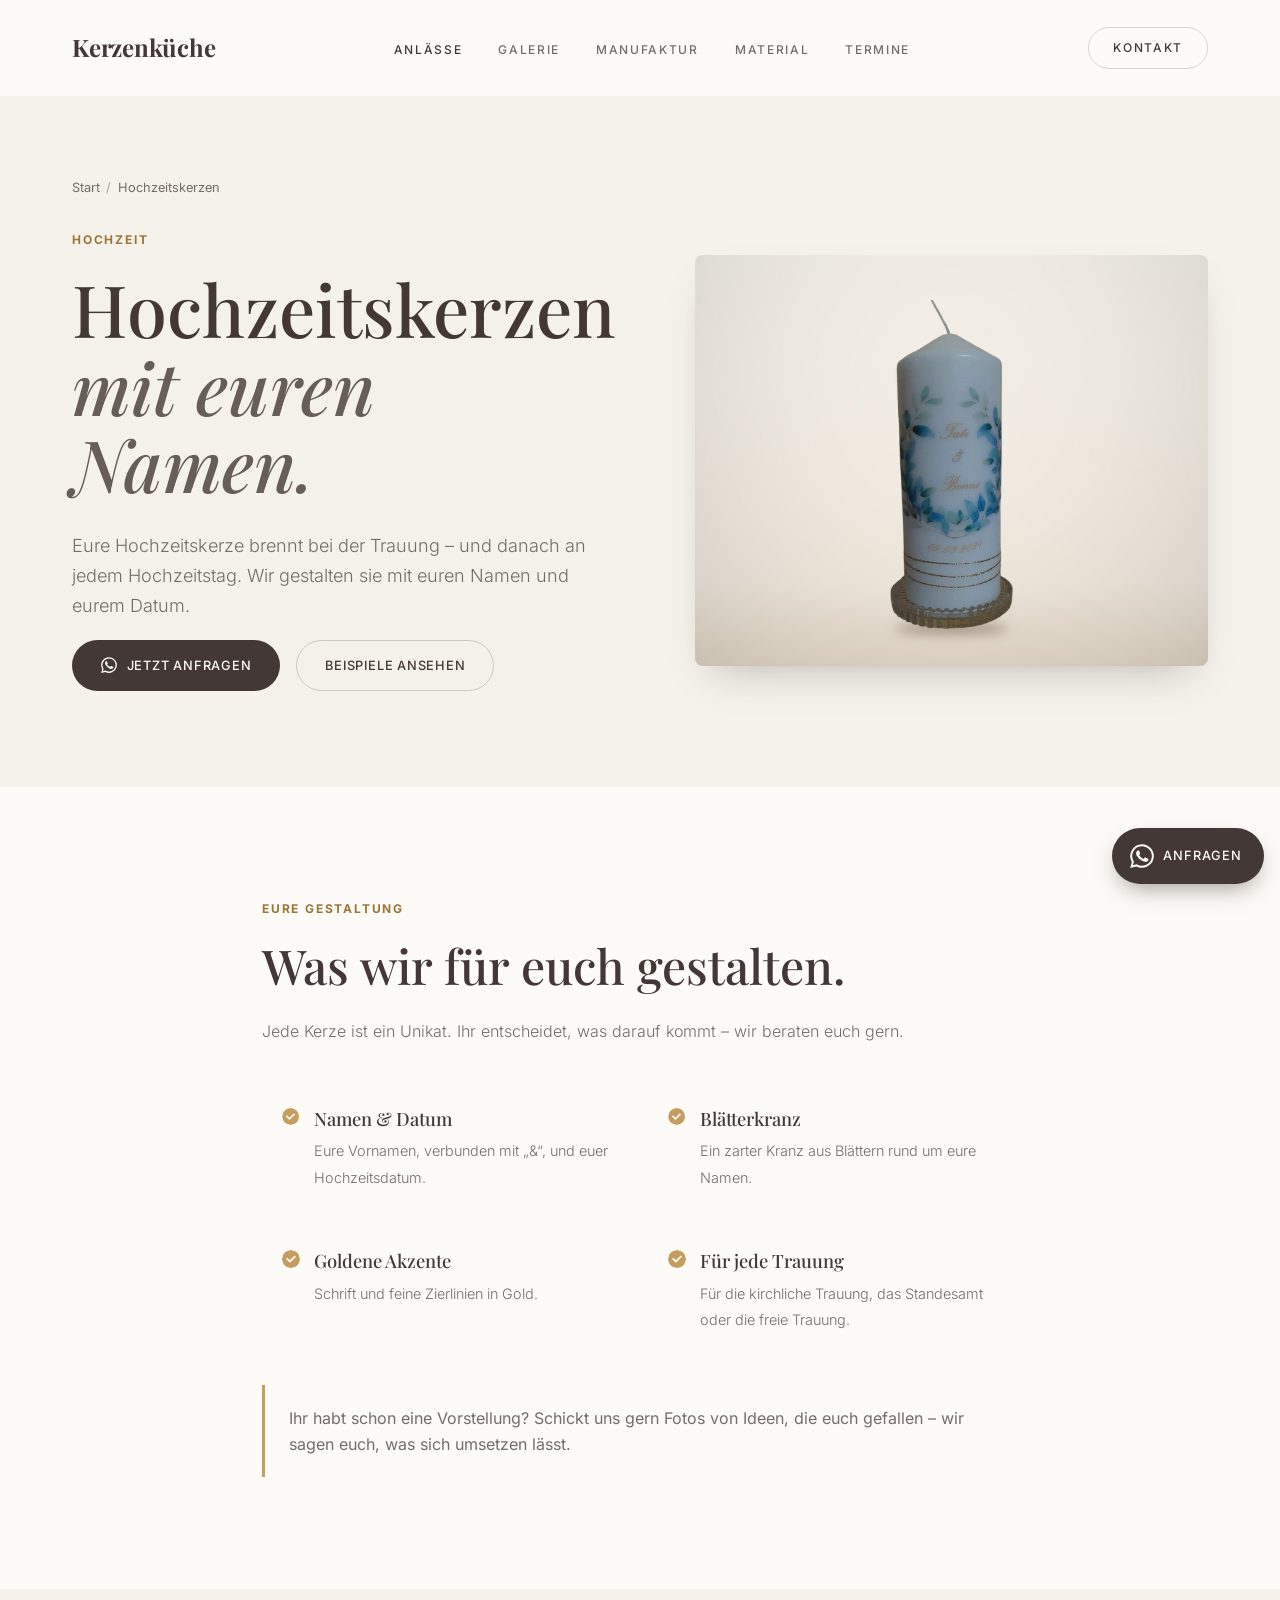
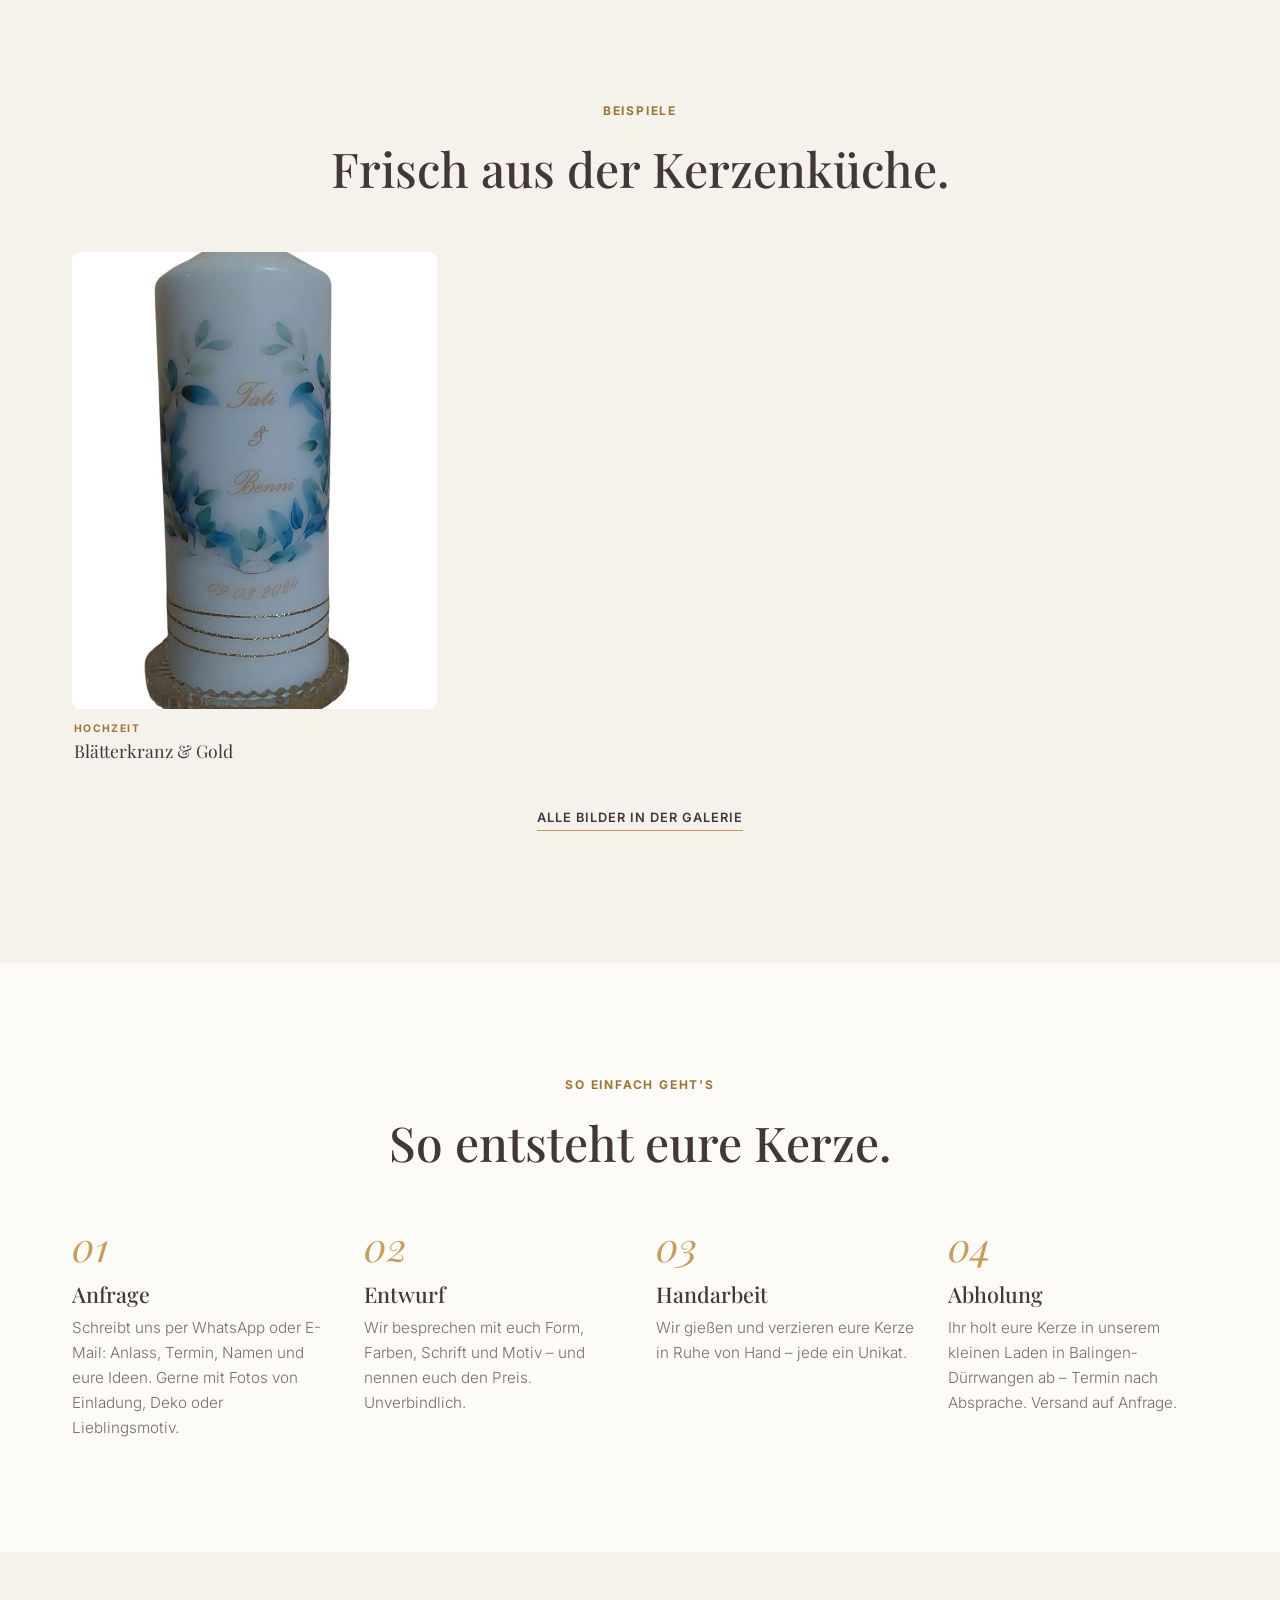
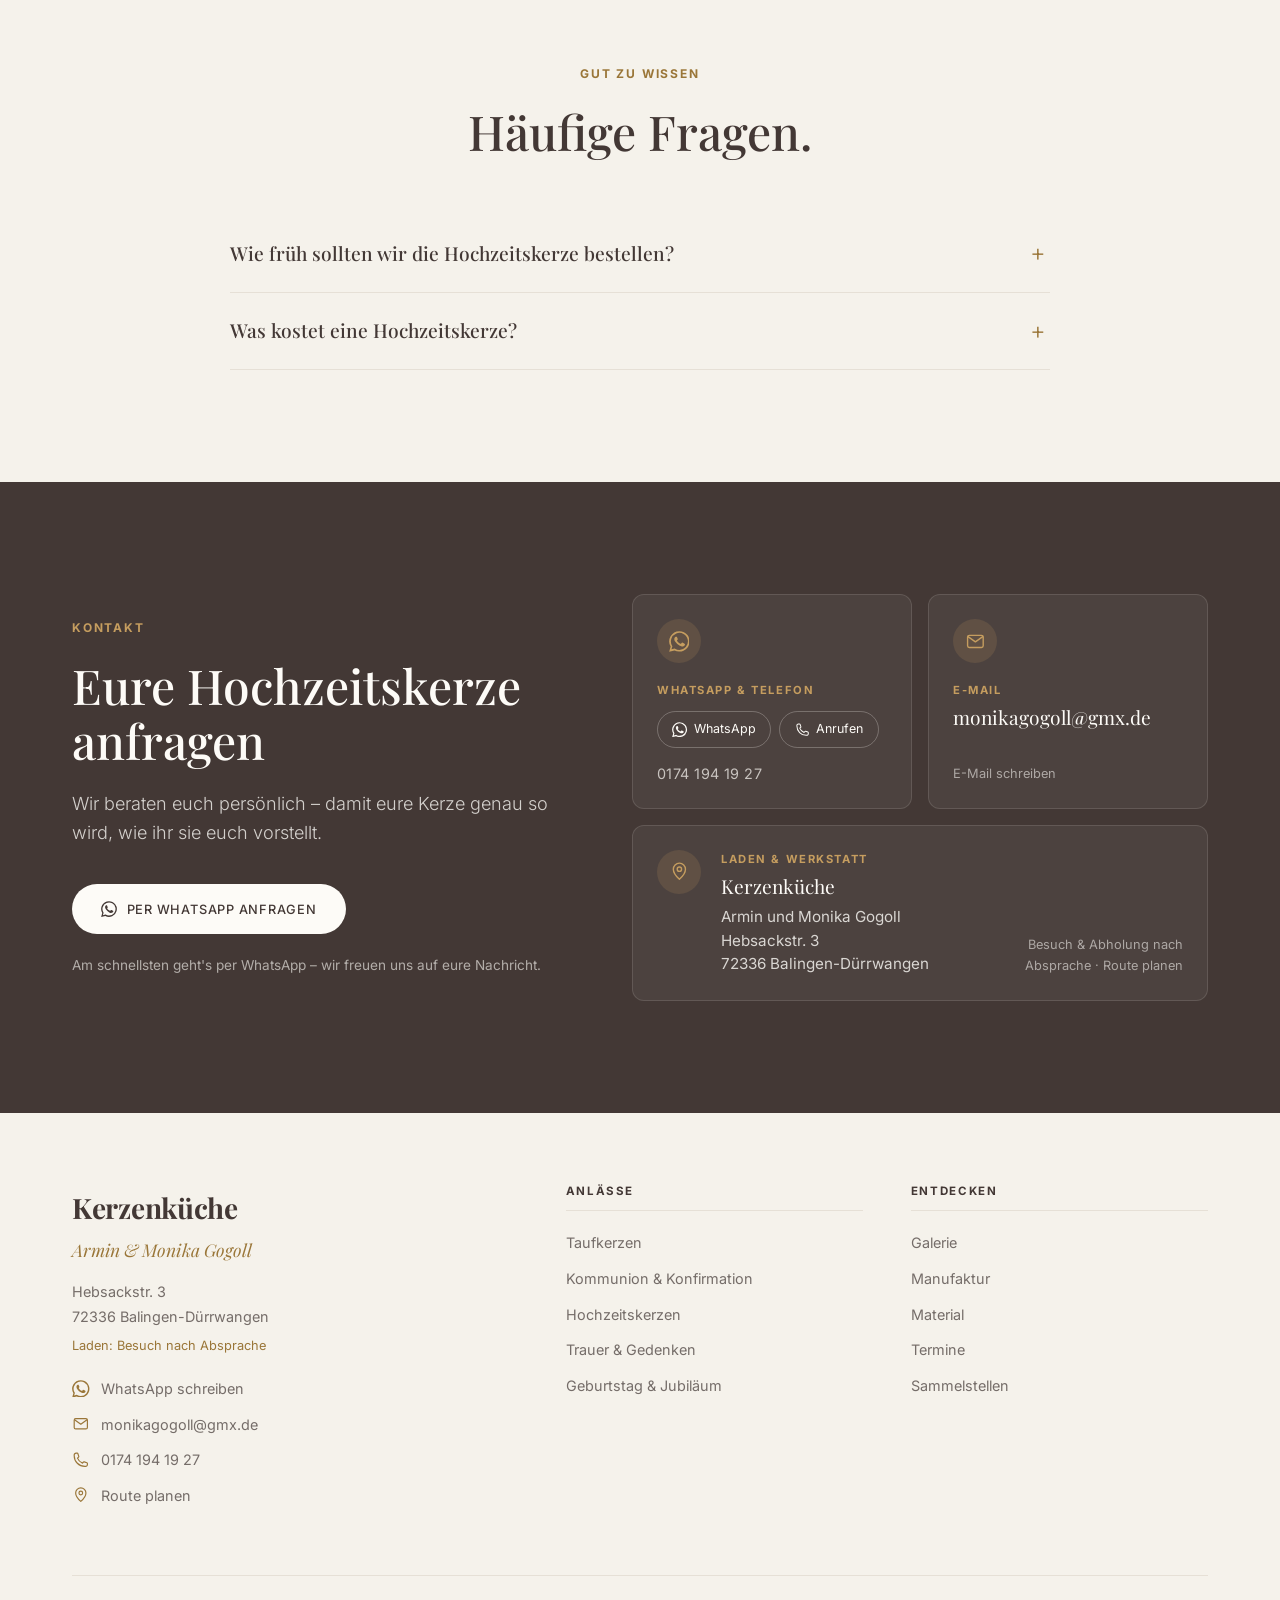
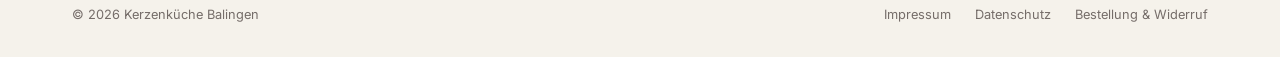
<file: hochzeitskerzen/index.html>
<!DOCTYPE html>
<html lang="de">
<head>
    <meta charset="UTF-8">
    <meta name="viewport" content="width=device-width, initial-scale=1.0">
    <title>Hochzeitskerze mit Namen in Balingen gestalten | Kerzenküche</title>
    <meta name="description" content="Persönliche Hochzeitskerzen mit euren Namen und eurem Hochzeitsdatum – von Hand gegossen und gestaltet in Balingen. Jetzt unverbindlich anfragen.">
    <link rel="canonical" href="https://www.xn--kerzenkche-geb.de/hochzeitskerzen/">

    <meta property="og:type" content="website">
    <meta property="og:locale" content="de_DE">
    <meta property="og:site_name" content="Kerzenküche Balingen">
    <meta property="og:title" content="Hochzeitskerze mit Namen in Balingen gestalten | Kerzenküche">
    <meta property="og:description" content="Persönliche Hochzeitskerzen mit euren Namen und eurem Hochzeitsdatum – von Hand gegossen und gestaltet in Balingen. Jetzt unverbindlich anfragen.">
    <meta property="og:url" content="https://www.xn--kerzenkche-geb.de/hochzeitskerzen/">
    <meta property="og:image" content="https://www.xn--kerzenkche-geb.de/og-image.jpg">
    <meta property="og:image:width" content="1200">
    <meta property="og:image:height" content="630">

    <link rel="icon" href="/favicon.svg" type="image/svg+xml">
    <link rel="preload" href="/fonts/playfair-display-latin-wght-normal.woff2" as="font" type="font/woff2" crossorigin>
    <link rel="preload" href="/fonts/inter-latin-wght-normal.woff2" as="font" type="font/woff2" crossorigin>
    <link rel="stylesheet" href="/css/style.css?v=20">
    <script>document.documentElement.classList.add('js');</script>
    <script type="application/ld+json">
{
  "@context": "https://schema.org",
  "@type": "LocalBusiness",
  "@id": "https://www.xn--kerzenkche-geb.de/#kerzenkueche",
  "name": "Kerzenküche",
  "description": "Handgegossene und personalisierte Kerzen aus Balingen: Taufkerzen, Kommunion- und Konfirmationskerzen, Hochzeitskerzen, Trauerkerzen und Wunschkerzen.",
  "url": "https://www.xn--kerzenkche-geb.de/",
  "image": "https://www.xn--kerzenkche-geb.de/og-image.jpg",
  "telephone": "+491741941927",
  "email": "monikagogoll@gmx.de",
  "founder": [
    {
      "@type": "Person",
      "name": "Monika Gogoll"
    },
    {
      "@type": "Person",
      "name": "Armin Gogoll"
    }
  ],
  "address": {
    "@type": "PostalAddress",
    "streetAddress": "Hebsackstraße 3",
    "postalCode": "72336",
    "addressLocality": "Balingen-Dürrwangen",
    "addressRegion": "Baden-Württemberg",
    "addressCountry": "DE"
  },
  "areaServed": [
    "Balingen",
    "Albstadt",
    "Hechingen",
    "Geislingen",
    "Rosenfeld",
    "Meßstetten",
    "Haigerloch",
    "Rottweil",
    "Zollernalbkreis"
  ],
  "knowsAbout": [
    "Taufkerzen",
    "Kommunionkerzen",
    "Konfirmationskerzen",
    "Hochzeitskerzen",
    "Trauerkerzen",
    "Bienenwachskerzen"
  ]
}
    </script>
    <script type="application/ld+json">
{
  "@context": "https://schema.org",
  "@type": "Service",
  "name": "Hochzeitskerzen",
  "serviceType": "Hochzeitskerzen",
  "provider": {
    "@id": "https://www.xn--kerzenkche-geb.de/#kerzenkueche"
  },
  "areaServed": [
    "Balingen",
    "Albstadt",
    "Hechingen",
    "Geislingen",
    "Rosenfeld",
    "Meßstetten",
    "Haigerloch",
    "Rottweil",
    "Zollernalbkreis"
  ],
  "description": "Persönliche Hochzeitskerzen mit euren Namen und eurem Hochzeitsdatum – von Hand gegossen und gestaltet in Balingen. Jetzt unverbindlich anfragen."
}
    </script>
    <script type="application/ld+json">
{
  "@context": "https://schema.org",
  "@type": "BreadcrumbList",
  "itemListElement": [
    {
      "@type": "ListItem",
      "position": 1,
      "name": "Start",
      "item": "https://www.xn--kerzenkche-geb.de/"
    },
    {
      "@type": "ListItem",
      "position": 2,
      "name": "Hochzeitskerzen",
      "item": "https://www.xn--kerzenkche-geb.de/hochzeitskerzen/"
    }
  ]
}
    </script>
    <script type="application/ld+json">
{
  "@context": "https://schema.org",
  "@type": "FAQPage",
  "mainEntity": [
    {
      "@type": "Question",
      "name": "Wie früh sollten wir die Hochzeitskerze bestellen?",
      "acceptedAnswer": {
        "@type": "Answer",
        "text": "Am besten einige Wochen vor der Hochzeit. Dann bleibt in Ruhe Zeit für die Absprache – und ihr habt einen Punkt weniger auf der Liste."
      }
    },
    {
      "@type": "Question",
      "name": "Was kostet eine Hochzeitskerze?",
      "acceptedAnswer": {
        "@type": "Answer",
        "text": "Das hängt von Größe, Wachs und Gestaltung ab. Erzählt uns eure Wünsche, ihr bekommt ein unverbindliches Angebot."
      }
    }
  ]
}
    </script>
</head>
<body>
    <a class="skip-link" href="#inhalt">Zum Inhalt springen</a>

    <header class="site-header">
        <div class="container">
            <nav class="nav" aria-label="Hauptnavigation">
                <a href="/" class="logo">Kerzenküche</a>

                <ul class="nav-links">
                    <li class="has-dropdown">
                        <a href="/#anlaesse" aria-current="page">Anlässe</a>
                        <ul class="dropdown">
                            <li><a href="/taufkerzen/">Taufkerzen</a></li>
                            <li><a href="/kommunion-konfirmation/">Kommunion &amp; Konfirmation</a></li>
                            <li><a href="/hochzeitskerzen/" aria-current="page">Hochzeitskerzen</a></li>
                            <li><a href="/trauerkerzen/">Trauer &amp; Gedenken</a></li>
                            <li><a href="/geburtstagskerzen/">Geburtstag &amp; Jubiläum</a></li>
                        </ul>
                    </li>
                    <li><a href="/galerie/">Galerie</a></li>
                    <li><a href="/#manufaktur">Manufaktur</a></li>
                    <li><a href="/#material">Material</a></li>
                    <li><a href="/#termine">Termine</a></li>
                </ul>

                <a href="#kontakt" class="nav-cta">Kontakt</a>

                <button class="menu-toggle" type="button" aria-expanded="false" aria-controls="mobile-menu" aria-label="Menü öffnen">
                    <svg class="icon-open" viewBox="0 0 24 24" fill="none" stroke="currentColor" stroke-width="1.6" aria-hidden="true"><path d="M3 7h18M3 12h18M3 17h18"/></svg>
                    <svg class="icon-close" viewBox="0 0 24 24" fill="none" stroke="currentColor" stroke-width="1.6" aria-hidden="true"><path d="M6 6l12 12M18 6L6 18"/></svg>
                </button>
            </nav>

            <div class="mobile-menu" id="mobile-menu">
                <ul>
                    <li><a href="/#anlaesse">Anlässe</a></li>
                    <li class="sub"><a href="/taufkerzen/">Taufkerzen</a></li>
                    <li class="sub"><a href="/kommunion-konfirmation/">Kommunion &amp; Konfirmation</a></li>
                    <li class="sub"><a href="/hochzeitskerzen/">Hochzeitskerzen</a></li>
                    <li class="sub"><a href="/trauerkerzen/">Trauer &amp; Gedenken</a></li>
                    <li class="sub"><a href="/geburtstagskerzen/">Geburtstag &amp; Jubiläum</a></li>
                    <li><a href="/galerie/">Galerie</a></li>
                    <li><a href="/#manufaktur">Manufaktur</a></li>
                    <li><a href="/#material">Material</a></li>
                    <li><a href="/#termine">Termine</a></li>
                    <li><a href="/#sammelstellen">Sammelstellen</a></li>
                </ul>
                <a href="#kontakt" class="btn btn--primary">Kontakt &amp; Anfrage</a>
            </div>
        </div>
    </header>

    <main id="inhalt">

        <section class="hero hero--page">
            <div class="container">
                <nav class="breadcrumb" aria-label="Brotkrümelnavigation"><a href="/">Start</a><span>/</span>Hochzeitskerzen</nav>
                <div class="split">
                    <div>
                        <span class="eyebrow">Hochzeit</span>
                        <h1 class="display">Hochzeitskerzen <em>mit euren Namen.</em></h1>
                        <p class="lead">Eure Hochzeitskerze brennt bei der Trauung – und danach an jedem Hochzeitstag. Wir gestalten sie mit euren Namen und eurem Datum.</p>
                        <div class="btn-row">
                            <a href="https://wa.me/491741941927?text=Hallo%20Monika%20und%20Armin%2C%20wir%20interessieren%20uns%20f%C3%BCr%20eine%20Hochzeitskerze.%0A%0ANamen%3A%0AHochzeitsdatum%3A%0AWunschfarben%3A" class="btn btn--primary" target="_blank" rel="noopener"><svg viewBox="0 0 24 24" fill="currentColor" aria-hidden="true"><path d="M17.5 14.4c-.3-.1-1.8-.9-2-1s-.5-.1-.7.1-.8 1-.9 1.2-.3.2-.6.1a8 8 0 01-2.4-1.5 9 9 0 01-1.6-2c-.2-.3 0-.5.1-.6l.4-.5.3-.5v-.5l-.9-2.2c-.2-.6-.5-.5-.7-.5h-.6a1.1 1.1 0 00-.8.4 3.4 3.4 0 00-1 2.5 5.9 5.9 0 001.2 3.1 13.5 13.5 0 005.2 4.6c1.9.8 2.7.9 3.6.7a3.1 3.1 0 002.1-1.4 2.5 2.5 0 00.2-1.5c-.1-.1-.3-.2-.6-.3zM12 21.8a9.8 9.8 0 01-5-1.4l-.4-.2-3.7 1 1-3.6-.2-.4A9.8 9.8 0 1112 21.8zm0-21.6A11.8 11.8 0 001.9 18l-1.7 6 6.2-1.6A11.8 11.8 0 1012 .2z"/></svg><span>Jetzt anfragen</span></a>
                            <a href="#beispiele" class="btn btn--outline">Beispiele ansehen</a>
                        </div>
                    </div>
                    <div>
                        <div class="media">
                            <img src="/galerie/bilder/hochzeitskerze-blaetterkranz-quer.jpg" width="1500" height="1200" alt="Hochzeitskerze mit Namen, Datum und Blätterkranz in Blaugrün und Gold" fetchpriority="high">
                        </div>
                    </div>
                </div>
            </div>
        </section>

        <section class="section bg-paper">
            <div class="container container--narrow">
                <div class="reveal">
                    <span class="eyebrow">Eure Gestaltung</span>
                    <h2 class="title">Was wir für euch gestalten.</h2>
                    <p class="muted text-light" style="margin-bottom:2.5rem">Jede Kerze ist ein Unikat. Ihr entscheidet, was darauf kommt – wir beraten euch gern.</p>
                </div>
                <ul class="checklist reveal">
                    <li><strong>Namen &amp; Datum</strong><span>Eure Vornamen, verbunden mit „&amp;“, und euer Hochzeitsdatum.</span></li>
                    <li><strong>Blätterkranz</strong><span>Ein zarter Kranz aus Blättern rund um eure Namen.</span></li>
                    <li><strong>Goldene Akzente</strong><span>Schrift und feine Zierlinien in Gold.</span></li>
                    <li><strong>Für jede Trauung</strong><span>Für die kirchliche Trauung, das Standesamt oder die freie Trauung.</span></li>
                </ul>
                <div class="note reveal"><p class="muted">Ihr habt schon eine Vorstellung? Schickt uns gern Fotos von Ideen, die euch gefallen – wir sagen euch, was sich umsetzen lässt.</p></div>
            </div>
        </section>

        <section id="beispiele" class="section bg-sand">
            <div class="container">
                <div class="section-head reveal">
                    <span class="eyebrow">Beispiele</span>
                    <h2 class="title">Frisch aus der Kerzenküche.</h2>
                </div>
                <div class="gallery" data-galerie="hochzeit" data-limit="6"><figure style="margin:0"><button type="button" class="gallery-item" aria-label="Bild vergrößern: Hochzeitskerze mit Namen, Datum und Blätterkranz in Blaugrün und Gold"><img src="/galerie/bilder/thumbs/hochzeitskerze-blaetterkranz.jpg" alt="Hochzeitskerze mit Namen, Datum und Blätterkranz in Blaugrün und Gold" loading="lazy" decoding="async"></button><figcaption class="gallery-caption"><span class="gallery-cat">Hochzeit</span><span class="gallery-name">Blätterkranz &amp; Gold</span></figcaption></figure></div>
                <p class="center" style="margin-top:2.5rem"><a href="/galerie/#hochzeit" class="link-arrow">Alle Bilder in der Galerie</a></p>
            </div>
        </section>

        <section class="section bg-paper">
            <div class="container">
                <div class="section-head reveal">
                    <span class="eyebrow">So einfach geht's</span>
                    <h2 class="title">So entsteht eure Kerze.</h2>
                </div>
                <div class="reveal">
                <ol class="steps">
                    <li>
                        <h3>Anfrage</h3>
                        <p>Schreibt uns per WhatsApp oder E-Mail: Anlass, Termin, Namen und eure Ideen. Gerne mit Fotos von Einladung, Deko oder Lieblingsmotiv.</p>
                    </li>
                    <li>
                        <h3>Entwurf</h3>
                        <p>Wir besprechen mit euch Form, Farben, Schrift und Motiv – und nennen euch den Preis. Unverbindlich.</p>
                    </li>
                    <li>
                        <h3>Handarbeit</h3>
                        <p>Wir gießen und verzieren eure Kerze in Ruhe von Hand – jede ein Unikat.</p>
                    </li>
                    <li>
                        <h3>Abholung</h3>
                        <p>Ihr holt eure Kerze in unserem kleinen Laden in Balingen-Dürrwangen ab – Termin nach Absprache. Versand auf Anfrage.</p>
                    </li>
                </ol>
                </div>
            </div>
        </section>

        <section class="section bg-sand">
            <div class="container">
                <div class="section-head reveal">
                    <span class="eyebrow">Gut zu wissen</span>
                    <h2 class="title">Häufige Fragen.</h2>
                </div>
                <div class="faq reveal">
                <details>
                    <summary>Wie früh sollten wir die Hochzeitskerze bestellen?</summary>
                    <div><p>Am besten einige Wochen vor der Hochzeit. Dann bleibt in Ruhe Zeit für die Absprache – und ihr habt einen Punkt weniger auf der Liste.</p></div>
                </details>
                <details>
                    <summary>Was kostet eine Hochzeitskerze?</summary>
                    <div><p>Das hängt von Größe, Wachs und Gestaltung ab. Erzählt uns eure Wünsche, ihr bekommt ein unverbindliches Angebot.</p></div>
                </details>
                </div>
            </div>
        </section>

        <section id="kontakt" class="section bg-dark contact">
            <div class="container contact-grid">
                <div class="contact-intro reveal">
                    <span class="eyebrow">Kontakt</span>
                    <h2>Eure Hochzeitskerze anfragen</h2>
                    <p class="lead">Wir beraten euch persönlich – damit eure Kerze genau so wird, wie ihr sie euch vorstellt.</p>
                    <a href="https://wa.me/491741941927?text=Hallo%20Monika%20und%20Armin%2C%20wir%20interessieren%20uns%20f%C3%BCr%20eine%20Hochzeitskerze.%0A%0ANamen%3A%0AHochzeitsdatum%3A%0AWunschfarben%3A" class="btn btn--light" target="_blank" rel="noopener"><svg viewBox="0 0 24 24" fill="currentColor" aria-hidden="true"><path d="M17.5 14.4c-.3-.1-1.8-.9-2-1s-.5-.1-.7.1-.8 1-.9 1.2-.3.2-.6.1a8 8 0 01-2.4-1.5 9 9 0 01-1.6-2c-.2-.3 0-.5.1-.6l.4-.5.3-.5v-.5l-.9-2.2c-.2-.6-.5-.5-.7-.5h-.6a1.1 1.1 0 00-.8.4 3.4 3.4 0 00-1 2.5 5.9 5.9 0 001.2 3.1 13.5 13.5 0 005.2 4.6c1.9.8 2.7.9 3.6.7a3.1 3.1 0 002.1-1.4 2.5 2.5 0 00.2-1.5c-.1-.1-.3-.2-.6-.3zM12 21.8a9.8 9.8 0 01-5-1.4l-.4-.2-3.7 1 1-3.6-.2-.4A9.8 9.8 0 1112 21.8zm0-21.6A11.8 11.8 0 001.9 18l-1.7 6 6.2-1.6A11.8 11.8 0 1012 .2z"/></svg><span>Per WhatsApp anfragen</span></a>
                    <p class="contact-tip">Am schnellsten geht's per WhatsApp – wir freuen uns auf eure Nachricht.</p>
                </div>
                <ul class="contact-cards reveal">
                    <li>
                        <div class="contact-box">
                            <span class="contact-icon"><svg viewBox="0 0 24 24" fill="currentColor" aria-hidden="true"><path d="M17.5 14.4c-.3-.1-1.8-.9-2-1s-.5-.1-.7.1-.8 1-.9 1.2-.3.2-.6.1a8 8 0 01-2.4-1.5 9 9 0 01-1.6-2c-.2-.3 0-.5.1-.6l.4-.5.3-.5v-.5l-.9-2.2c-.2-.6-.5-.5-.7-.5h-.6a1.1 1.1 0 00-.8.4 3.4 3.4 0 00-1 2.5 5.9 5.9 0 001.2 3.1 13.5 13.5 0 005.2 4.6c1.9.8 2.7.9 3.6.7a3.1 3.1 0 002.1-1.4 2.5 2.5 0 00.2-1.5c-.1-.1-.3-.2-.6-.3zM12 21.8a9.8 9.8 0 01-5-1.4l-.4-.2-3.7 1 1-3.6-.2-.4A9.8 9.8 0 1112 21.8zm0-21.6A11.8 11.8 0 001.9 18l-1.7 6 6.2-1.6A11.8 11.8 0 1012 .2z"/></svg></span>
                            <span class="contact-label">WhatsApp &amp; Telefon</span>
                            <span class="contact-actions">
                                <a href="https://wa.me/491741941927?text=Hallo%20Monika%20und%20Armin%2C%20wir%20interessieren%20uns%20f%C3%BCr%20eine%20Hochzeitskerze.%0A%0ANamen%3A%0AHochzeitsdatum%3A%0AWunschfarben%3A" target="_blank" rel="noopener"><svg viewBox="0 0 24 24" fill="currentColor" aria-hidden="true"><path d="M17.5 14.4c-.3-.1-1.8-.9-2-1s-.5-.1-.7.1-.8 1-.9 1.2-.3.2-.6.1a8 8 0 01-2.4-1.5 9 9 0 01-1.6-2c-.2-.3 0-.5.1-.6l.4-.5.3-.5v-.5l-.9-2.2c-.2-.6-.5-.5-.7-.5h-.6a1.1 1.1 0 00-.8.4 3.4 3.4 0 00-1 2.5 5.9 5.9 0 001.2 3.1 13.5 13.5 0 005.2 4.6c1.9.8 2.7.9 3.6.7a3.1 3.1 0 002.1-1.4 2.5 2.5 0 00.2-1.5c-.1-.1-.3-.2-.6-.3zM12 21.8a9.8 9.8 0 01-5-1.4l-.4-.2-3.7 1 1-3.6-.2-.4A9.8 9.8 0 1112 21.8zm0-21.6A11.8 11.8 0 001.9 18l-1.7 6 6.2-1.6A11.8 11.8 0 1012 .2z"/></svg>WhatsApp</a>
                                <a href="tel:+491741941927"><svg viewBox="0 0 24 24" fill="none" stroke="currentColor" stroke-width="1.6" aria-hidden="true"><path stroke-linecap="round" stroke-linejoin="round" d="M3 5.5A2.5 2.5 0 015.5 3h1.6a1 1 0 01.95.68l1.2 3.6a1 1 0 01-.27 1.05l-1.5 1.4a12 12 0 006.8 6.8l1.4-1.5a1 1 0 011.05-.27l3.6 1.2a1 1 0 01.68.95v1.6A2.5 2.5 0 0118.5 21h-1C9.5 21 3 14.5 3 6.5v-1z"/></svg>Anrufen</a>
                            </span>
                            <span class="contact-value">0174 194 19 27</span>
                        </div>
                    </li>
                    <li>
                        <a href="mailto:monikagogoll@gmx.de">
                            <span class="contact-icon"><svg viewBox="0 0 24 24" fill="none" stroke="currentColor" stroke-width="1.6" aria-hidden="true"><rect x="3" y="5" width="18" height="14" rx="2"/><path stroke-linecap="round" stroke-linejoin="round" d="M3.5 6.5l8.5 6 8.5-6"/></svg></span>
                            <span class="contact-label">E-Mail</span>
                            <span class="contact-value">monikagogoll@gmx.de</span>
                            <span class="contact-hint">E-Mail schreiben</span>
                        </a>
                    </li>
                    <li class="contact-card--wide">
                        <a href="https://www.google.com/maps/search/?api=1&query=Hebsackstra%C3%9Fe%203%2C%2072336%20Balingen-D%C3%BCrrwangen" target="_blank" rel="noopener">
                            <span class="contact-icon"><svg viewBox="0 0 24 24" fill="none" stroke="currentColor" stroke-width="1.6" aria-hidden="true"><path stroke-linecap="round" stroke-linejoin="round" d="M12 21s-7-6.1-7-11.5a7 7 0 0114 0C19 14.9 12 21 12 21z"/><circle cx="12" cy="9.5" r="2.5"/></svg></span>
                            <span class="contact-label">Laden &amp; Werkstatt</span>
                            <span class="contact-value">Kerzenküche</span>
                            <span class="contact-address">Armin und Monika Gogoll<br>Hebsackstr. 3<br>72336 Balingen-Dürrwangen</span>
                            <span class="contact-hint">Besuch &amp; Abholung nach Absprache · Route planen</span>
                        </a>
                    </li>
                </ul>
            </div>
        </section>
    </main>

    <footer class="site-footer">
        <div class="container">
            <div class="footer-grid">
                <div class="footer-brand">
                    <a href="/" class="logo">Kerzenküche</a>
                    <p class="footer-sign">Armin &amp; Monika Gogoll</p>
                    <address>
                        Hebsackstr. 3<br>
                        72336 Balingen-Dürrwangen<br>
                        <span class="footer-note">Laden: Besuch nach Absprache</span>
                    </address>
                    <ul class="footer-contact">
                        <li><a href="https://wa.me/491741941927?text=Hallo%20Monika%20und%20Armin%2C%20ich%20interessiere%20mich%20f%C3%BCr%20eine%20Wunschkerze." target="_blank" rel="noopener"><svg viewBox="0 0 24 24" fill="currentColor" aria-hidden="true"><path d="M17.5 14.4c-.3-.1-1.8-.9-2-1s-.5-.1-.7.1-.8 1-.9 1.2-.3.2-.6.1a8 8 0 01-2.4-1.5 9 9 0 01-1.6-2c-.2-.3 0-.5.1-.6l.4-.5.3-.5v-.5l-.9-2.2c-.2-.6-.5-.5-.7-.5h-.6a1.1 1.1 0 00-.8.4 3.4 3.4 0 00-1 2.5 5.9 5.9 0 001.2 3.1 13.5 13.5 0 005.2 4.6c1.9.8 2.7.9 3.6.7a3.1 3.1 0 002.1-1.4 2.5 2.5 0 00.2-1.5c-.1-.1-.3-.2-.6-.3zM12 21.8a9.8 9.8 0 01-5-1.4l-.4-.2-3.7 1 1-3.6-.2-.4A9.8 9.8 0 1112 21.8zm0-21.6A11.8 11.8 0 001.9 18l-1.7 6 6.2-1.6A11.8 11.8 0 1012 .2z"/></svg><span>WhatsApp schreiben</span></a></li>
                        <li><a href="mailto:monikagogoll@gmx.de"><svg viewBox="0 0 24 24" fill="none" stroke="currentColor" stroke-width="1.6" aria-hidden="true"><rect x="3" y="5" width="18" height="14" rx="2"/><path stroke-linecap="round" stroke-linejoin="round" d="M3.5 6.5l8.5 6 8.5-6"/></svg><span>monikagogoll@gmx.de</span></a></li>
                        <li><a href="tel:+491741941927"><svg viewBox="0 0 24 24" fill="none" stroke="currentColor" stroke-width="1.6" aria-hidden="true"><path stroke-linecap="round" stroke-linejoin="round" d="M3 5.5A2.5 2.5 0 015.5 3h1.6a1 1 0 01.95.68l1.2 3.6a1 1 0 01-.27 1.05l-1.5 1.4a12 12 0 006.8 6.8l1.4-1.5a1 1 0 011.05-.27l3.6 1.2a1 1 0 01.68.95v1.6A2.5 2.5 0 0118.5 21h-1C9.5 21 3 14.5 3 6.5v-1z"/></svg><span>0174 194 19 27</span></a></li>
                        <li><a href="https://www.google.com/maps/search/?api=1&query=Hebsackstra%C3%9Fe%203%2C%2072336%20Balingen-D%C3%BCrrwangen" target="_blank" rel="noopener"><svg viewBox="0 0 24 24" fill="none" stroke="currentColor" stroke-width="1.6" aria-hidden="true"><path stroke-linecap="round" stroke-linejoin="round" d="M12 21s-7-6.1-7-11.5a7 7 0 0114 0C19 14.9 12 21 12 21z"/><circle cx="12" cy="9.5" r="2.5"/></svg><span>Route planen</span></a></li>
                    </ul>
                </div>
                <nav aria-label="Anlässe">
                    <h4>Anlässe</h4>
                    <ul>
                        <li><a href="/taufkerzen/">Taufkerzen</a></li>
                        <li><a href="/kommunion-konfirmation/">Kommunion &amp; Konfirmation</a></li>
                        <li><a href="/hochzeitskerzen/">Hochzeitskerzen</a></li>
                        <li><a href="/trauerkerzen/">Trauer &amp; Gedenken</a></li>
                        <li><a href="/geburtstagskerzen/">Geburtstag &amp; Jubiläum</a></li>
                    </ul>
                </nav>
                <nav aria-label="Entdecken">
                    <h4>Entdecken</h4>
                    <ul>
                        <li><a href="/galerie/">Galerie</a></li>
                        <li><a href="/#manufaktur">Manufaktur</a></li>
                        <li><a href="/#material">Material</a></li>
                        <li><a href="/#termine">Termine</a></li>
                        <li><a href="/#sammelstellen">Sammelstellen</a></li>
                    </ul>
                </nav>
            </div>
            <div class="footer-bottom">
                <span>&copy; 2026 Kerzenküche Balingen</span>
                <ul>
                    <li><a href="/impressum/">Impressum</a></li>
                    <li><a href="/datenschutz/">Datenschutz</a></li>
                    <li><a href="/widerruf/">Bestellung &amp; Widerruf</a></li>
                </ul>
            </div>
        </div>
    </footer>

    <script src="/galerie/bilder.js?v=7"></script>
    <script src="/js/main.js?v=12"></script>
</body>
</html>
</file>
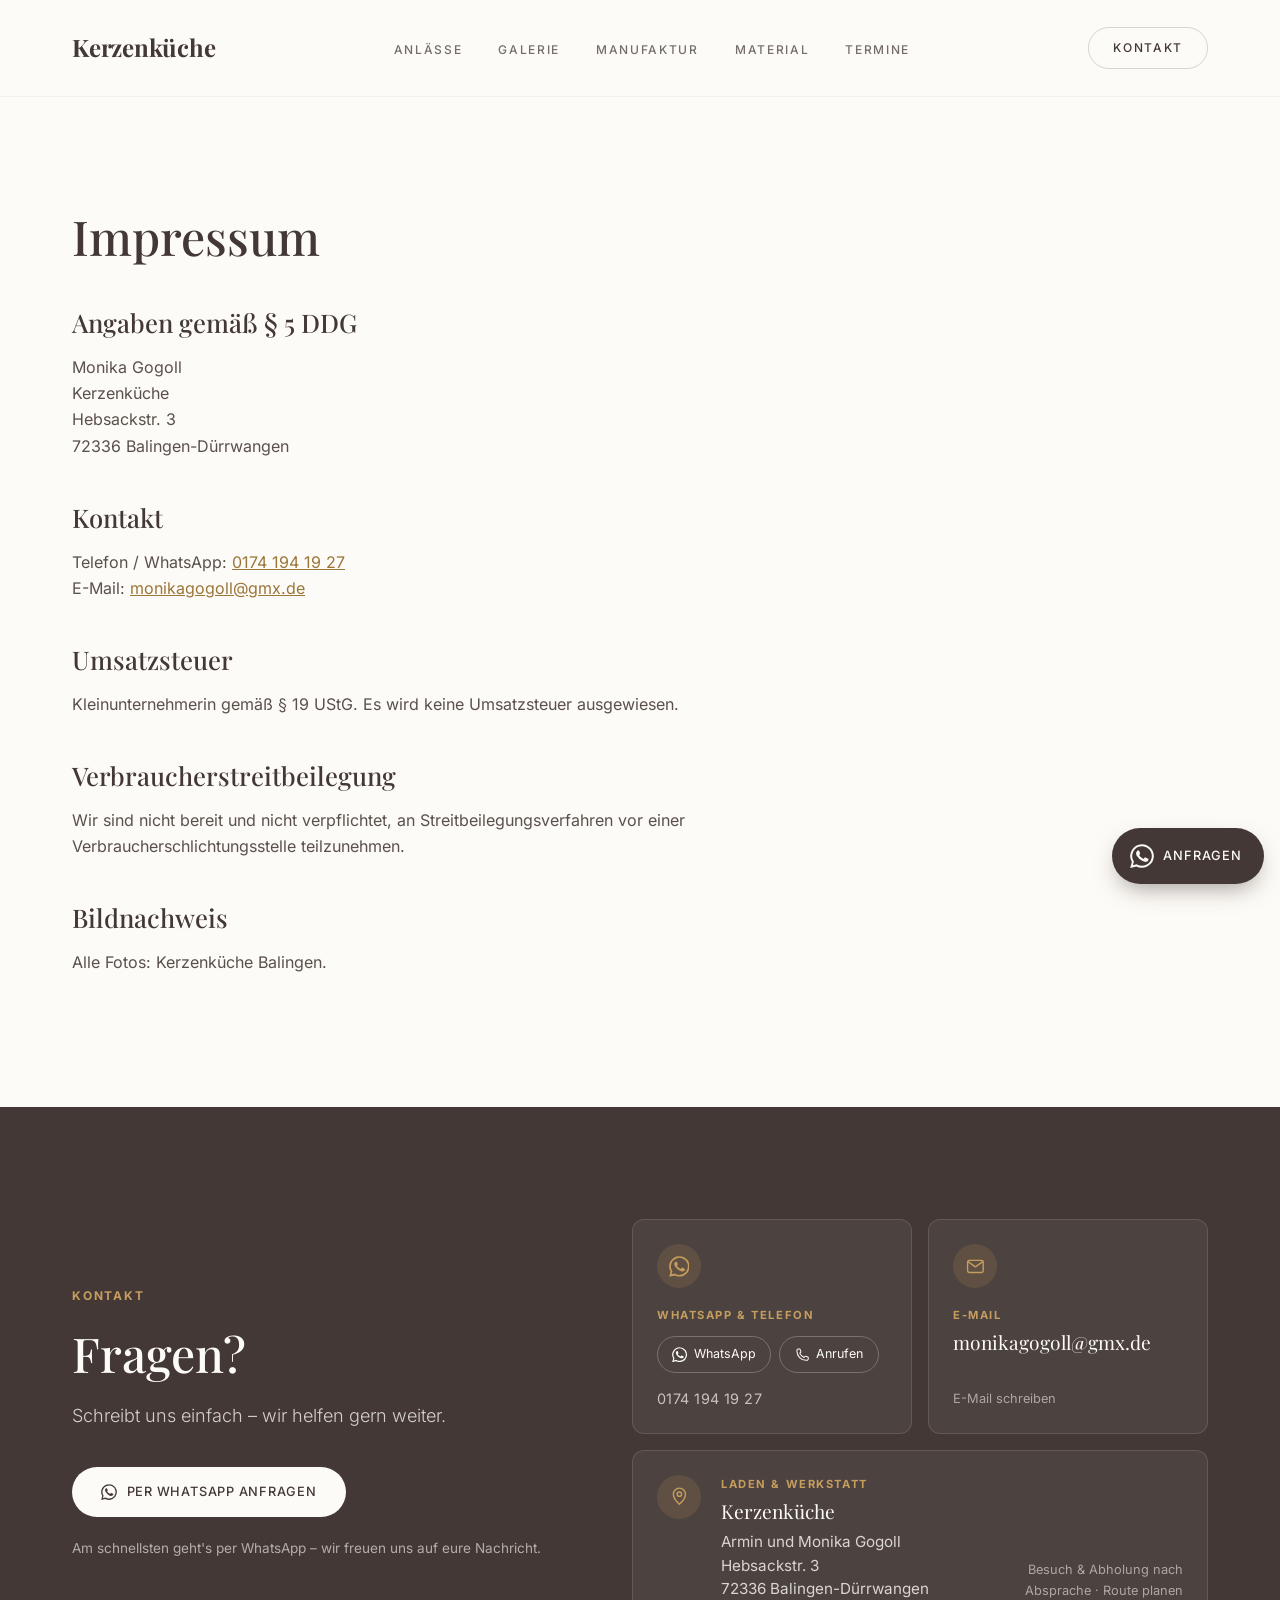
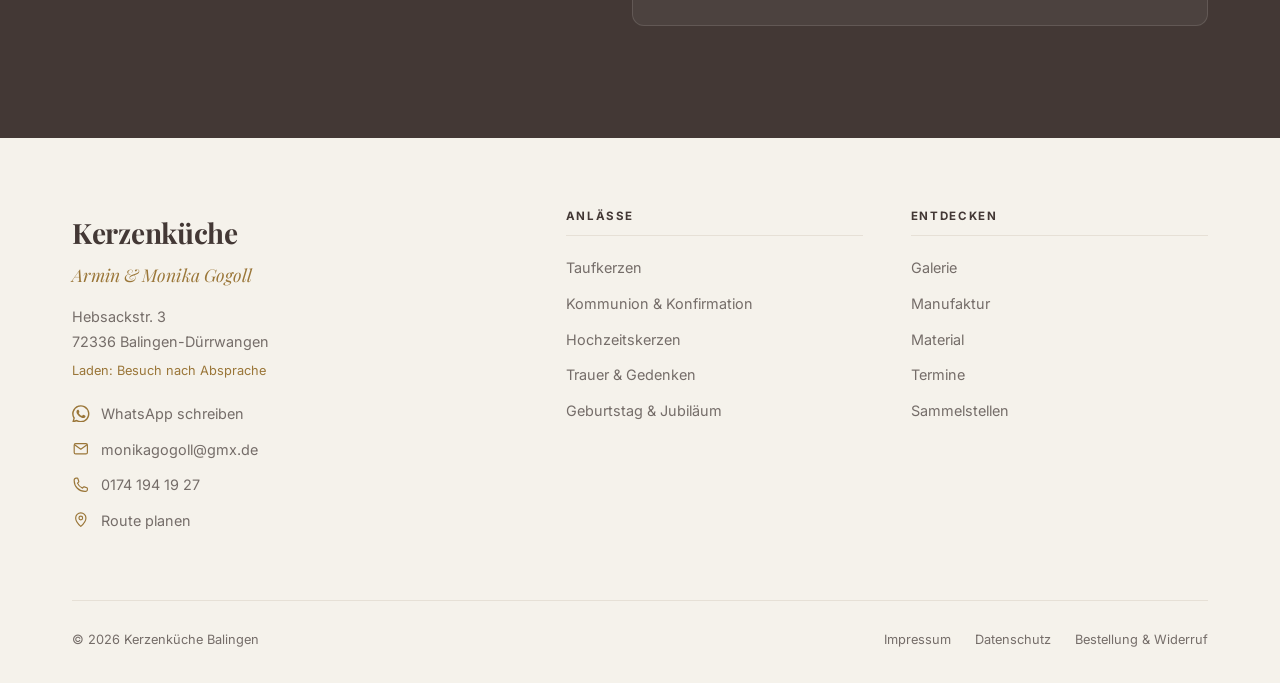
<file: impressum/index.html>
<!DOCTYPE html>
<html lang="de">
<head>
    <meta charset="UTF-8">
    <meta name="viewport" content="width=device-width, initial-scale=1.0">
    <title>Impressum | Kerzenküche Balingen</title>
    <meta name="description" content="Impressum der Kerzenküche, Monika Gogoll, Hebsackstr. 3, 72336 Balingen-Dürrwangen.">
    <link rel="canonical" href="https://www.xn--kerzenkche-geb.de/impressum/">

    <meta property="og:type" content="website">
    <meta property="og:locale" content="de_DE">
    <meta property="og:site_name" content="Kerzenküche Balingen">
    <meta property="og:title" content="Impressum | Kerzenküche Balingen">
    <meta property="og:description" content="Impressum der Kerzenküche, Monika Gogoll, Hebsackstr. 3, 72336 Balingen-Dürrwangen.">
    <meta property="og:url" content="https://www.xn--kerzenkche-geb.de/impressum/">
    <meta property="og:image" content="https://www.xn--kerzenkche-geb.de/og-image.jpg">
    <meta property="og:image:width" content="1200">
    <meta property="og:image:height" content="630">

    <link rel="icon" href="/favicon.svg" type="image/svg+xml">
    <link rel="preload" href="/fonts/playfair-display-latin-wght-normal.woff2" as="font" type="font/woff2" crossorigin>
    <link rel="preload" href="/fonts/inter-latin-wght-normal.woff2" as="font" type="font/woff2" crossorigin>
    <link rel="stylesheet" href="/css/style.css?v=20">
    <script>document.documentElement.classList.add('js');</script>
</head>
<body>
    <a class="skip-link" href="#inhalt">Zum Inhalt springen</a>

    <header class="site-header">
        <div class="container">
            <nav class="nav" aria-label="Hauptnavigation">
                <a href="/" class="logo">Kerzenküche</a>

                <ul class="nav-links">
                    <li class="has-dropdown">
                        <a href="/#anlaesse">Anlässe</a>
                        <ul class="dropdown">
                            <li><a href="/taufkerzen/">Taufkerzen</a></li>
                            <li><a href="/kommunion-konfirmation/">Kommunion &amp; Konfirmation</a></li>
                            <li><a href="/hochzeitskerzen/">Hochzeitskerzen</a></li>
                            <li><a href="/trauerkerzen/">Trauer &amp; Gedenken</a></li>
                            <li><a href="/geburtstagskerzen/">Geburtstag &amp; Jubiläum</a></li>
                        </ul>
                    </li>
                    <li><a href="/galerie/">Galerie</a></li>
                    <li><a href="/#manufaktur">Manufaktur</a></li>
                    <li><a href="/#material">Material</a></li>
                    <li><a href="/#termine">Termine</a></li>
                </ul>

                <a href="#kontakt" class="nav-cta">Kontakt</a>

                <button class="menu-toggle" type="button" aria-expanded="false" aria-controls="mobile-menu" aria-label="Menü öffnen">
                    <svg class="icon-open" viewBox="0 0 24 24" fill="none" stroke="currentColor" stroke-width="1.6" aria-hidden="true"><path d="M3 7h18M3 12h18M3 17h18"/></svg>
                    <svg class="icon-close" viewBox="0 0 24 24" fill="none" stroke="currentColor" stroke-width="1.6" aria-hidden="true"><path d="M6 6l12 12M18 6L6 18"/></svg>
                </button>
            </nav>

            <div class="mobile-menu" id="mobile-menu">
                <ul>
                    <li><a href="/#anlaesse">Anlässe</a></li>
                    <li class="sub"><a href="/taufkerzen/">Taufkerzen</a></li>
                    <li class="sub"><a href="/kommunion-konfirmation/">Kommunion &amp; Konfirmation</a></li>
                    <li class="sub"><a href="/hochzeitskerzen/">Hochzeitskerzen</a></li>
                    <li class="sub"><a href="/trauerkerzen/">Trauer &amp; Gedenken</a></li>
                    <li class="sub"><a href="/geburtstagskerzen/">Geburtstag &amp; Jubiläum</a></li>
                    <li><a href="/galerie/">Galerie</a></li>
                    <li><a href="/#manufaktur">Manufaktur</a></li>
                    <li><a href="/#material">Material</a></li>
                    <li><a href="/#termine">Termine</a></li>
                    <li><a href="/#sammelstellen">Sammelstellen</a></li>
                </ul>
                <a href="#kontakt" class="btn btn--primary">Kontakt &amp; Anfrage</a>
            </div>
        </div>
    </header>

    <main id="inhalt">

        <section class="section bg-paper">
            <div class="container">
                <div class="prose">

                    <h1>Impressum</h1>

                    <h2>Angaben gemäß § 5 DDG</h2>
                    <p>Monika Gogoll<br>
                    Kerzenküche<br>
                    Hebsackstr. 3<br>
                    72336 Balingen-Dürrwangen</p>

                    <h2>Kontakt</h2>
                    <p>Telefon / WhatsApp: <a href="tel:+491741941927">0174 194 19 27</a><br>
                    E-Mail: <a href="mailto:monikagogoll@gmx.de">monikagogoll@gmx.de</a></p>

                    <h2>Umsatzsteuer</h2>
                    <p>Kleinunternehmerin gemäß § 19 UStG. Es wird keine Umsatzsteuer ausgewiesen.</p>

                    <h2>Verbraucherstreitbeilegung</h2>
                    <p>Wir sind nicht bereit und nicht verpflichtet, an Streitbeilegungsverfahren vor einer Verbraucherschlichtungsstelle teilzunehmen.</p>

                    <h2>Bildnachweis</h2>
                    <p>Alle Fotos: Kerzenküche Balingen.</p>

                </div>
            </div>
        </section>

        <section id="kontakt" class="section bg-dark contact">
            <div class="container contact-grid">
                <div class="contact-intro reveal">
                    <span class="eyebrow">Kontakt</span>
                    <h2>Fragen?</h2>
                    <p class="lead">Schreibt uns einfach – wir helfen gern weiter.</p>
                    <a href="https://wa.me/491741941927?text=Hallo%20Monika%20und%20Armin%2C%20ich%20habe%20eine%20Frage%3A%0A" class="btn btn--light" target="_blank" rel="noopener"><svg viewBox="0 0 24 24" fill="currentColor" aria-hidden="true"><path d="M17.5 14.4c-.3-.1-1.8-.9-2-1s-.5-.1-.7.1-.8 1-.9 1.2-.3.2-.6.1a8 8 0 01-2.4-1.5 9 9 0 01-1.6-2c-.2-.3 0-.5.1-.6l.4-.5.3-.5v-.5l-.9-2.2c-.2-.6-.5-.5-.7-.5h-.6a1.1 1.1 0 00-.8.4 3.4 3.4 0 00-1 2.5 5.9 5.9 0 001.2 3.1 13.5 13.5 0 005.2 4.6c1.9.8 2.7.9 3.6.7a3.1 3.1 0 002.1-1.4 2.5 2.5 0 00.2-1.5c-.1-.1-.3-.2-.6-.3zM12 21.8a9.8 9.8 0 01-5-1.4l-.4-.2-3.7 1 1-3.6-.2-.4A9.8 9.8 0 1112 21.8zm0-21.6A11.8 11.8 0 001.9 18l-1.7 6 6.2-1.6A11.8 11.8 0 1012 .2z"/></svg><span>Per WhatsApp anfragen</span></a>
                    <p class="contact-tip">Am schnellsten geht's per WhatsApp – wir freuen uns auf eure Nachricht.</p>
                </div>
                <ul class="contact-cards reveal">
                    <li>
                        <div class="contact-box">
                            <span class="contact-icon"><svg viewBox="0 0 24 24" fill="currentColor" aria-hidden="true"><path d="M17.5 14.4c-.3-.1-1.8-.9-2-1s-.5-.1-.7.1-.8 1-.9 1.2-.3.2-.6.1a8 8 0 01-2.4-1.5 9 9 0 01-1.6-2c-.2-.3 0-.5.1-.6l.4-.5.3-.5v-.5l-.9-2.2c-.2-.6-.5-.5-.7-.5h-.6a1.1 1.1 0 00-.8.4 3.4 3.4 0 00-1 2.5 5.9 5.9 0 001.2 3.1 13.5 13.5 0 005.2 4.6c1.9.8 2.7.9 3.6.7a3.1 3.1 0 002.1-1.4 2.5 2.5 0 00.2-1.5c-.1-.1-.3-.2-.6-.3zM12 21.8a9.8 9.8 0 01-5-1.4l-.4-.2-3.7 1 1-3.6-.2-.4A9.8 9.8 0 1112 21.8zm0-21.6A11.8 11.8 0 001.9 18l-1.7 6 6.2-1.6A11.8 11.8 0 1012 .2z"/></svg></span>
                            <span class="contact-label">WhatsApp &amp; Telefon</span>
                            <span class="contact-actions">
                                <a href="https://wa.me/491741941927?text=Hallo%20Monika%20und%20Armin%2C%20ich%20habe%20eine%20Frage%3A%0A" target="_blank" rel="noopener"><svg viewBox="0 0 24 24" fill="currentColor" aria-hidden="true"><path d="M17.5 14.4c-.3-.1-1.8-.9-2-1s-.5-.1-.7.1-.8 1-.9 1.2-.3.2-.6.1a8 8 0 01-2.4-1.5 9 9 0 01-1.6-2c-.2-.3 0-.5.1-.6l.4-.5.3-.5v-.5l-.9-2.2c-.2-.6-.5-.5-.7-.5h-.6a1.1 1.1 0 00-.8.4 3.4 3.4 0 00-1 2.5 5.9 5.9 0 001.2 3.1 13.5 13.5 0 005.2 4.6c1.9.8 2.7.9 3.6.7a3.1 3.1 0 002.1-1.4 2.5 2.5 0 00.2-1.5c-.1-.1-.3-.2-.6-.3zM12 21.8a9.8 9.8 0 01-5-1.4l-.4-.2-3.7 1 1-3.6-.2-.4A9.8 9.8 0 1112 21.8zm0-21.6A11.8 11.8 0 001.9 18l-1.7 6 6.2-1.6A11.8 11.8 0 1012 .2z"/></svg>WhatsApp</a>
                                <a href="tel:+491741941927"><svg viewBox="0 0 24 24" fill="none" stroke="currentColor" stroke-width="1.6" aria-hidden="true"><path stroke-linecap="round" stroke-linejoin="round" d="M3 5.5A2.5 2.5 0 015.5 3h1.6a1 1 0 01.95.68l1.2 3.6a1 1 0 01-.27 1.05l-1.5 1.4a12 12 0 006.8 6.8l1.4-1.5a1 1 0 011.05-.27l3.6 1.2a1 1 0 01.68.95v1.6A2.5 2.5 0 0118.5 21h-1C9.5 21 3 14.5 3 6.5v-1z"/></svg>Anrufen</a>
                            </span>
                            <span class="contact-value">0174 194 19 27</span>
                        </div>
                    </li>
                    <li>
                        <a href="mailto:monikagogoll@gmx.de">
                            <span class="contact-icon"><svg viewBox="0 0 24 24" fill="none" stroke="currentColor" stroke-width="1.6" aria-hidden="true"><rect x="3" y="5" width="18" height="14" rx="2"/><path stroke-linecap="round" stroke-linejoin="round" d="M3.5 6.5l8.5 6 8.5-6"/></svg></span>
                            <span class="contact-label">E-Mail</span>
                            <span class="contact-value">monikagogoll@gmx.de</span>
                            <span class="contact-hint">E-Mail schreiben</span>
                        </a>
                    </li>
                    <li class="contact-card--wide">
                        <a href="https://www.google.com/maps/search/?api=1&query=Hebsackstra%C3%9Fe%203%2C%2072336%20Balingen-D%C3%BCrrwangen" target="_blank" rel="noopener">
                            <span class="contact-icon"><svg viewBox="0 0 24 24" fill="none" stroke="currentColor" stroke-width="1.6" aria-hidden="true"><path stroke-linecap="round" stroke-linejoin="round" d="M12 21s-7-6.1-7-11.5a7 7 0 0114 0C19 14.9 12 21 12 21z"/><circle cx="12" cy="9.5" r="2.5"/></svg></span>
                            <span class="contact-label">Laden &amp; Werkstatt</span>
                            <span class="contact-value">Kerzenküche</span>
                            <span class="contact-address">Armin und Monika Gogoll<br>Hebsackstr. 3<br>72336 Balingen-Dürrwangen</span>
                            <span class="contact-hint">Besuch &amp; Abholung nach Absprache · Route planen</span>
                        </a>
                    </li>
                </ul>
            </div>
        </section>
    </main>

    <footer class="site-footer">
        <div class="container">
            <div class="footer-grid">
                <div class="footer-brand">
                    <a href="/" class="logo">Kerzenküche</a>
                    <p class="footer-sign">Armin &amp; Monika Gogoll</p>
                    <address>
                        Hebsackstr. 3<br>
                        72336 Balingen-Dürrwangen<br>
                        <span class="footer-note">Laden: Besuch nach Absprache</span>
                    </address>
                    <ul class="footer-contact">
                        <li><a href="https://wa.me/491741941927?text=Hallo%20Monika%20und%20Armin%2C%20ich%20interessiere%20mich%20f%C3%BCr%20eine%20Wunschkerze." target="_blank" rel="noopener"><svg viewBox="0 0 24 24" fill="currentColor" aria-hidden="true"><path d="M17.5 14.4c-.3-.1-1.8-.9-2-1s-.5-.1-.7.1-.8 1-.9 1.2-.3.2-.6.1a8 8 0 01-2.4-1.5 9 9 0 01-1.6-2c-.2-.3 0-.5.1-.6l.4-.5.3-.5v-.5l-.9-2.2c-.2-.6-.5-.5-.7-.5h-.6a1.1 1.1 0 00-.8.4 3.4 3.4 0 00-1 2.5 5.9 5.9 0 001.2 3.1 13.5 13.5 0 005.2 4.6c1.9.8 2.7.9 3.6.7a3.1 3.1 0 002.1-1.4 2.5 2.5 0 00.2-1.5c-.1-.1-.3-.2-.6-.3zM12 21.8a9.8 9.8 0 01-5-1.4l-.4-.2-3.7 1 1-3.6-.2-.4A9.8 9.8 0 1112 21.8zm0-21.6A11.8 11.8 0 001.9 18l-1.7 6 6.2-1.6A11.8 11.8 0 1012 .2z"/></svg><span>WhatsApp schreiben</span></a></li>
                        <li><a href="mailto:monikagogoll@gmx.de"><svg viewBox="0 0 24 24" fill="none" stroke="currentColor" stroke-width="1.6" aria-hidden="true"><rect x="3" y="5" width="18" height="14" rx="2"/><path stroke-linecap="round" stroke-linejoin="round" d="M3.5 6.5l8.5 6 8.5-6"/></svg><span>monikagogoll@gmx.de</span></a></li>
                        <li><a href="tel:+491741941927"><svg viewBox="0 0 24 24" fill="none" stroke="currentColor" stroke-width="1.6" aria-hidden="true"><path stroke-linecap="round" stroke-linejoin="round" d="M3 5.5A2.5 2.5 0 015.5 3h1.6a1 1 0 01.95.68l1.2 3.6a1 1 0 01-.27 1.05l-1.5 1.4a12 12 0 006.8 6.8l1.4-1.5a1 1 0 011.05-.27l3.6 1.2a1 1 0 01.68.95v1.6A2.5 2.5 0 0118.5 21h-1C9.5 21 3 14.5 3 6.5v-1z"/></svg><span>0174 194 19 27</span></a></li>
                        <li><a href="https://www.google.com/maps/search/?api=1&query=Hebsackstra%C3%9Fe%203%2C%2072336%20Balingen-D%C3%BCrrwangen" target="_blank" rel="noopener"><svg viewBox="0 0 24 24" fill="none" stroke="currentColor" stroke-width="1.6" aria-hidden="true"><path stroke-linecap="round" stroke-linejoin="round" d="M12 21s-7-6.1-7-11.5a7 7 0 0114 0C19 14.9 12 21 12 21z"/><circle cx="12" cy="9.5" r="2.5"/></svg><span>Route planen</span></a></li>
                    </ul>
                </div>
                <nav aria-label="Anlässe">
                    <h4>Anlässe</h4>
                    <ul>
                        <li><a href="/taufkerzen/">Taufkerzen</a></li>
                        <li><a href="/kommunion-konfirmation/">Kommunion &amp; Konfirmation</a></li>
                        <li><a href="/hochzeitskerzen/">Hochzeitskerzen</a></li>
                        <li><a href="/trauerkerzen/">Trauer &amp; Gedenken</a></li>
                        <li><a href="/geburtstagskerzen/">Geburtstag &amp; Jubiläum</a></li>
                    </ul>
                </nav>
                <nav aria-label="Entdecken">
                    <h4>Entdecken</h4>
                    <ul>
                        <li><a href="/galerie/">Galerie</a></li>
                        <li><a href="/#manufaktur">Manufaktur</a></li>
                        <li><a href="/#material">Material</a></li>
                        <li><a href="/#termine">Termine</a></li>
                        <li><a href="/#sammelstellen">Sammelstellen</a></li>
                    </ul>
                </nav>
            </div>
            <div class="footer-bottom">
                <span>&copy; 2026 Kerzenküche Balingen</span>
                <ul>
                    <li><a href="/impressum/">Impressum</a></li>
                    <li><a href="/datenschutz/">Datenschutz</a></li>
                    <li><a href="/widerruf/">Bestellung &amp; Widerruf</a></li>
                </ul>
            </div>
        </div>
    </footer>

    <script src="/js/main.js?v=12"></script>
</body>
</html>
</file>
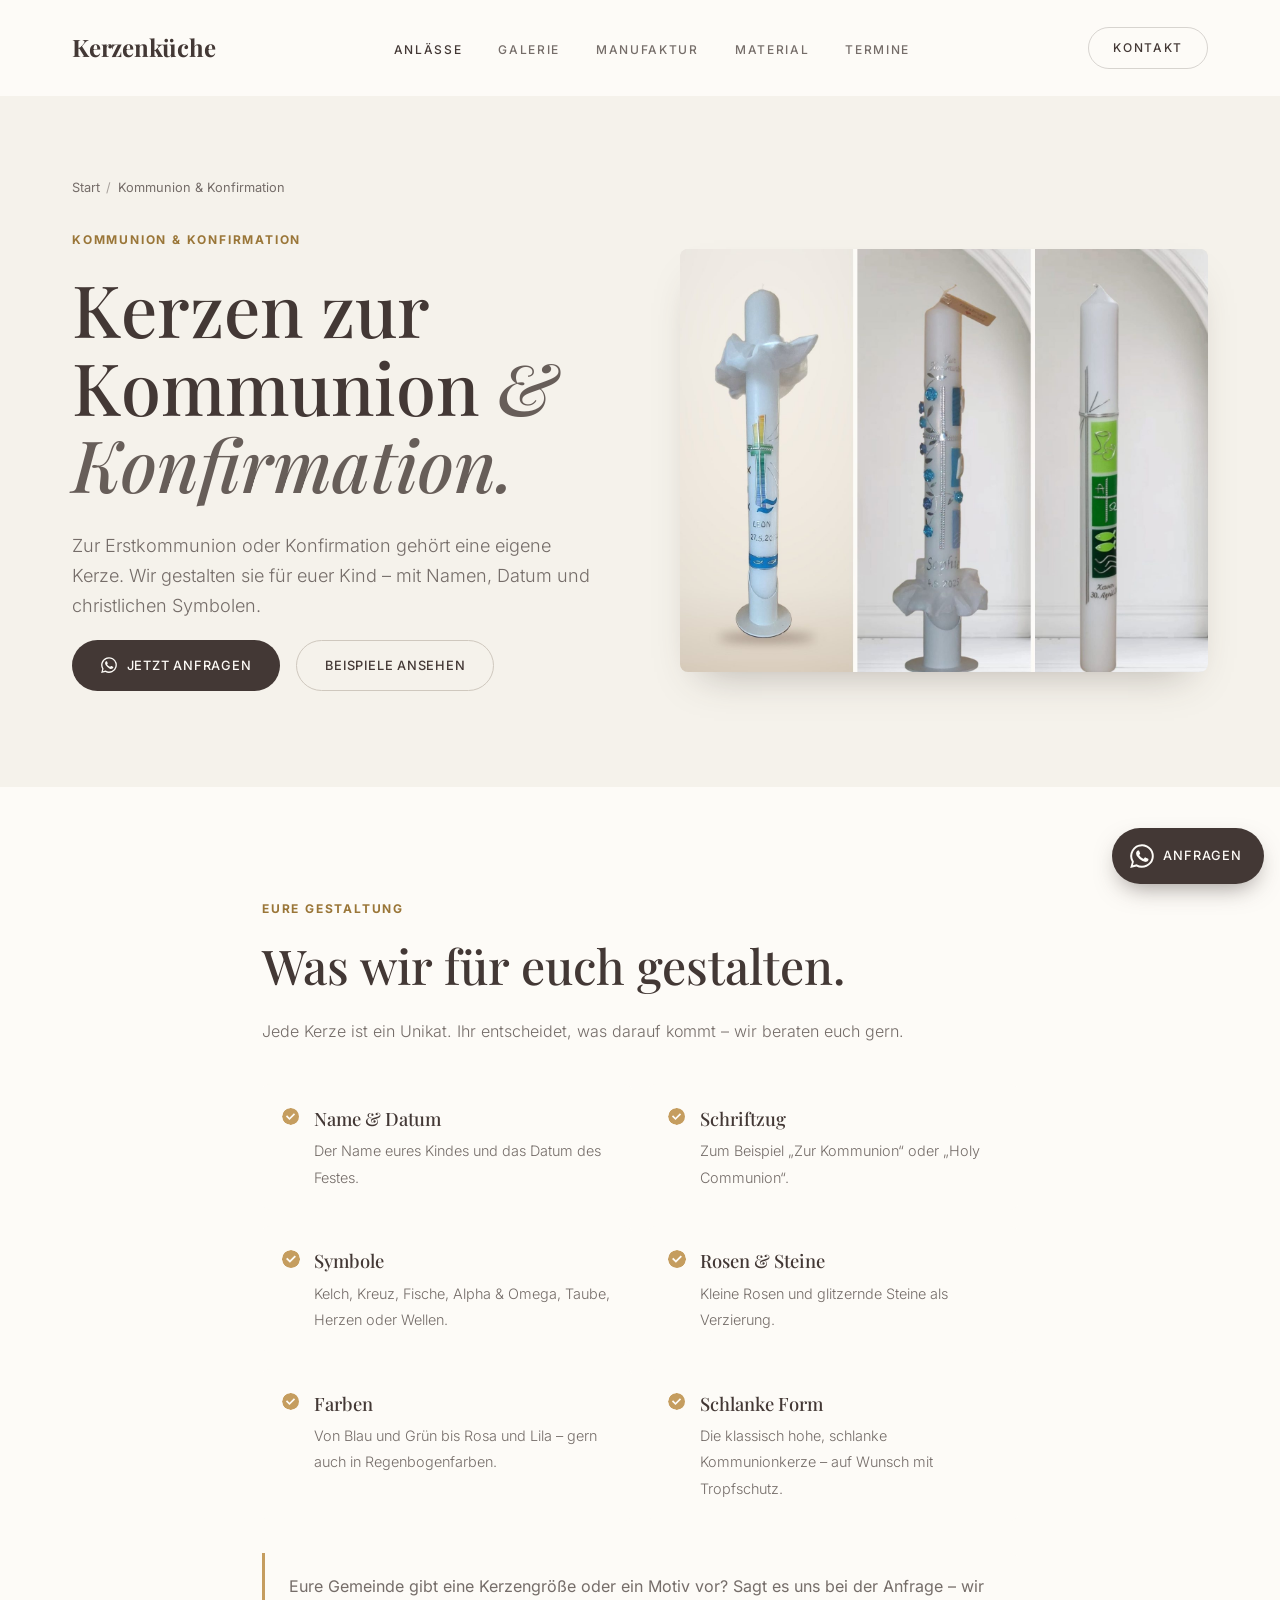
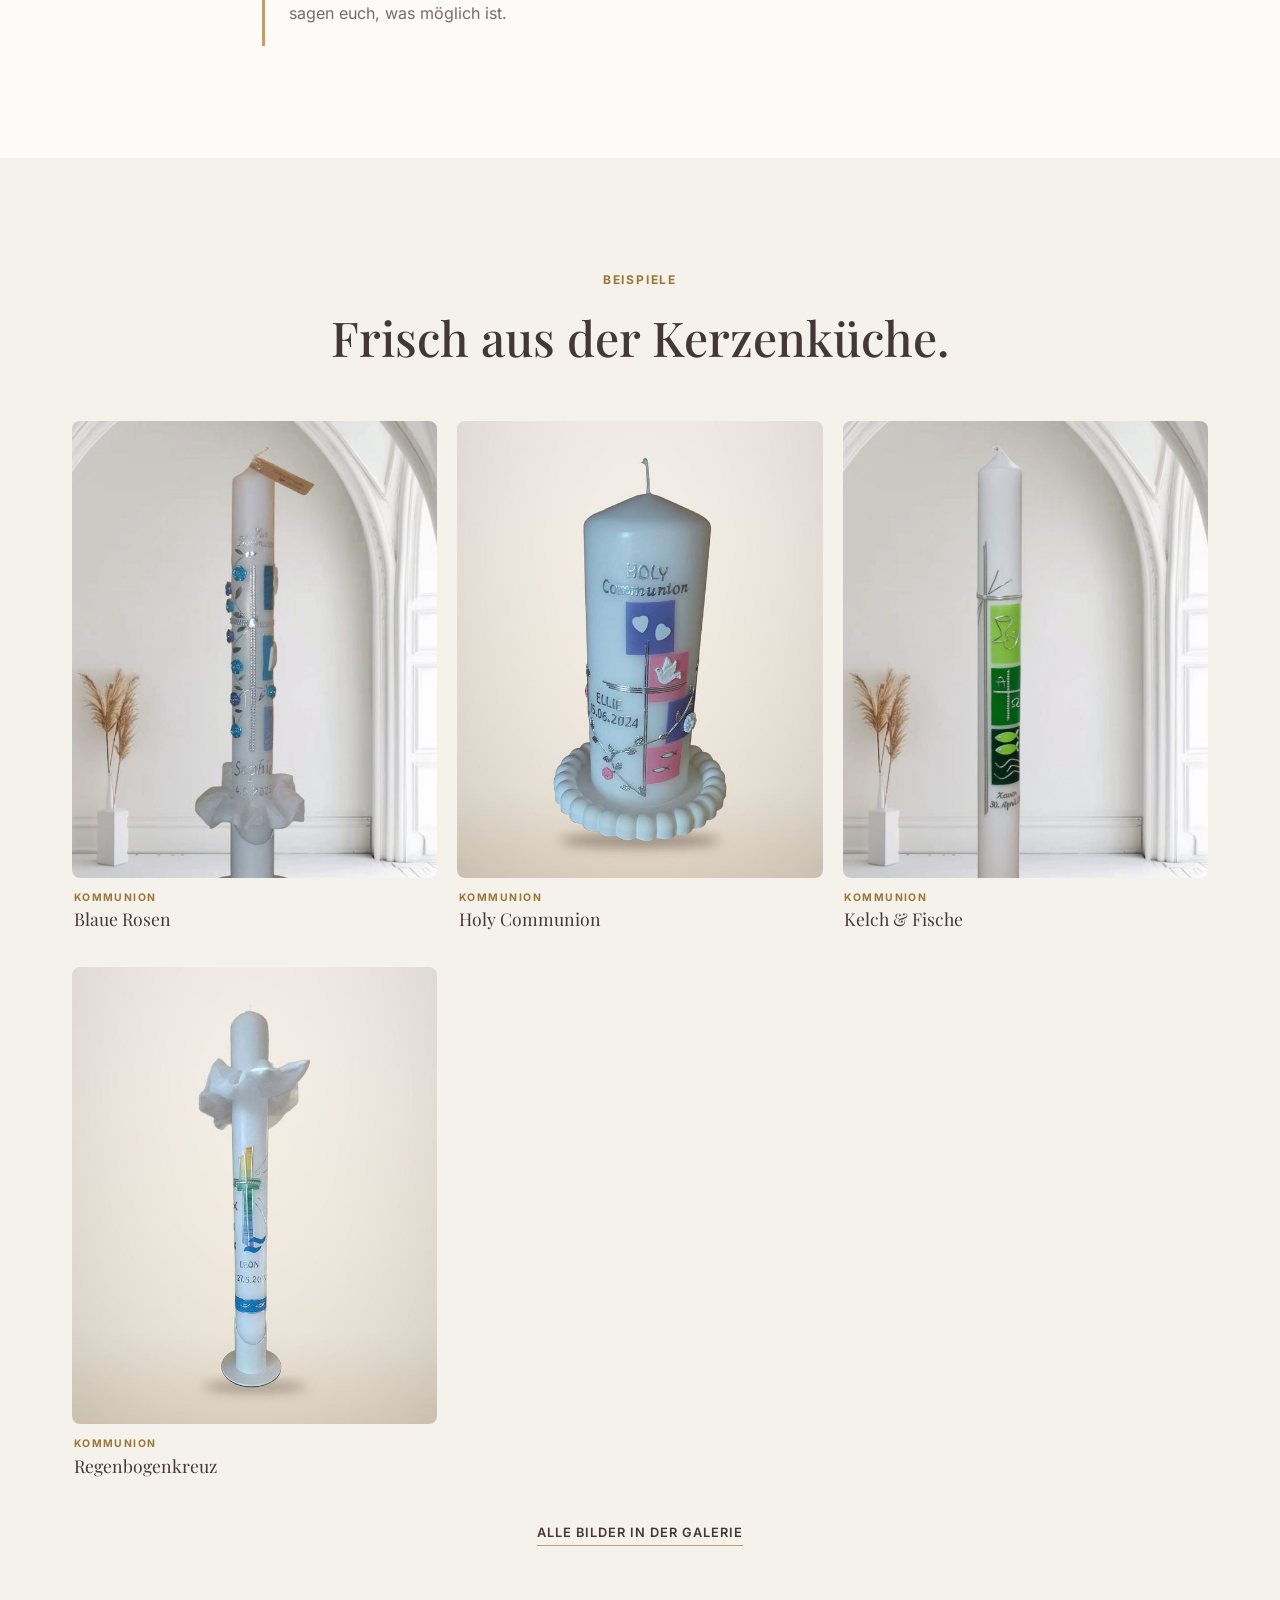
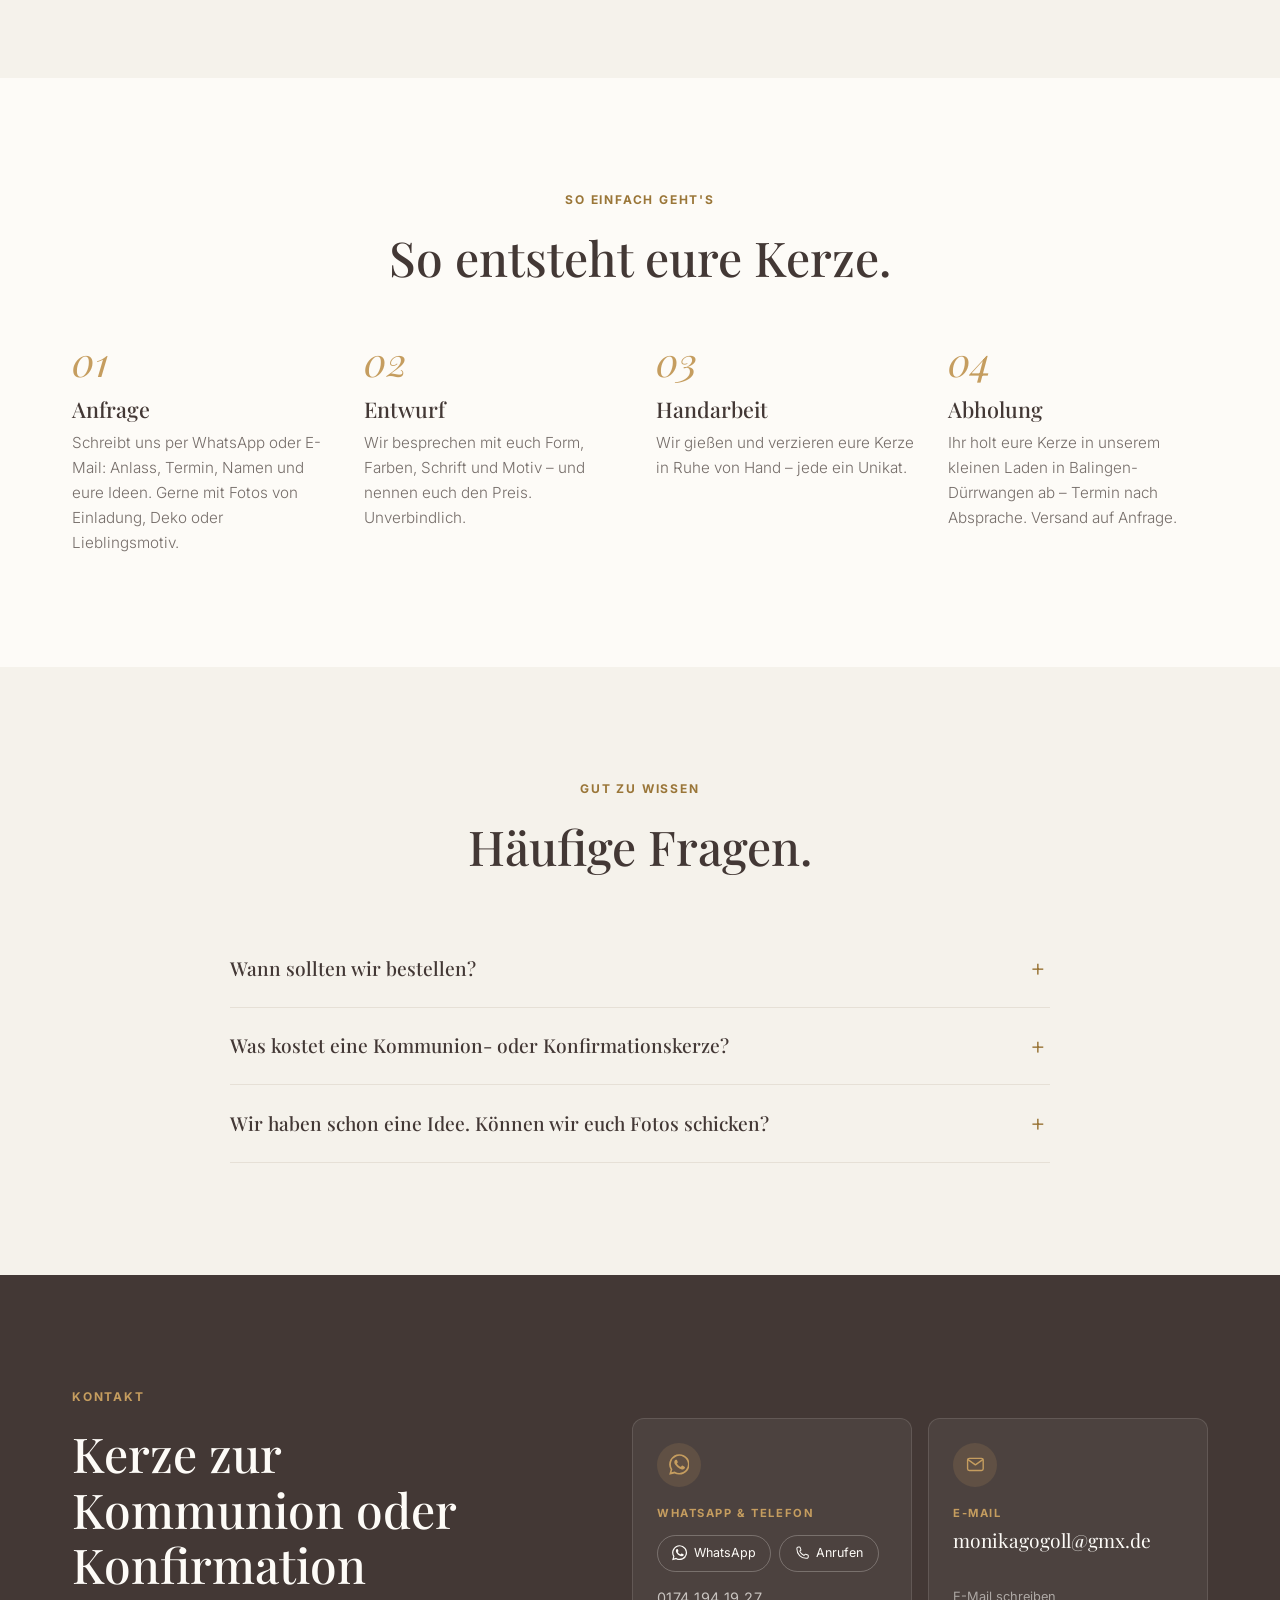
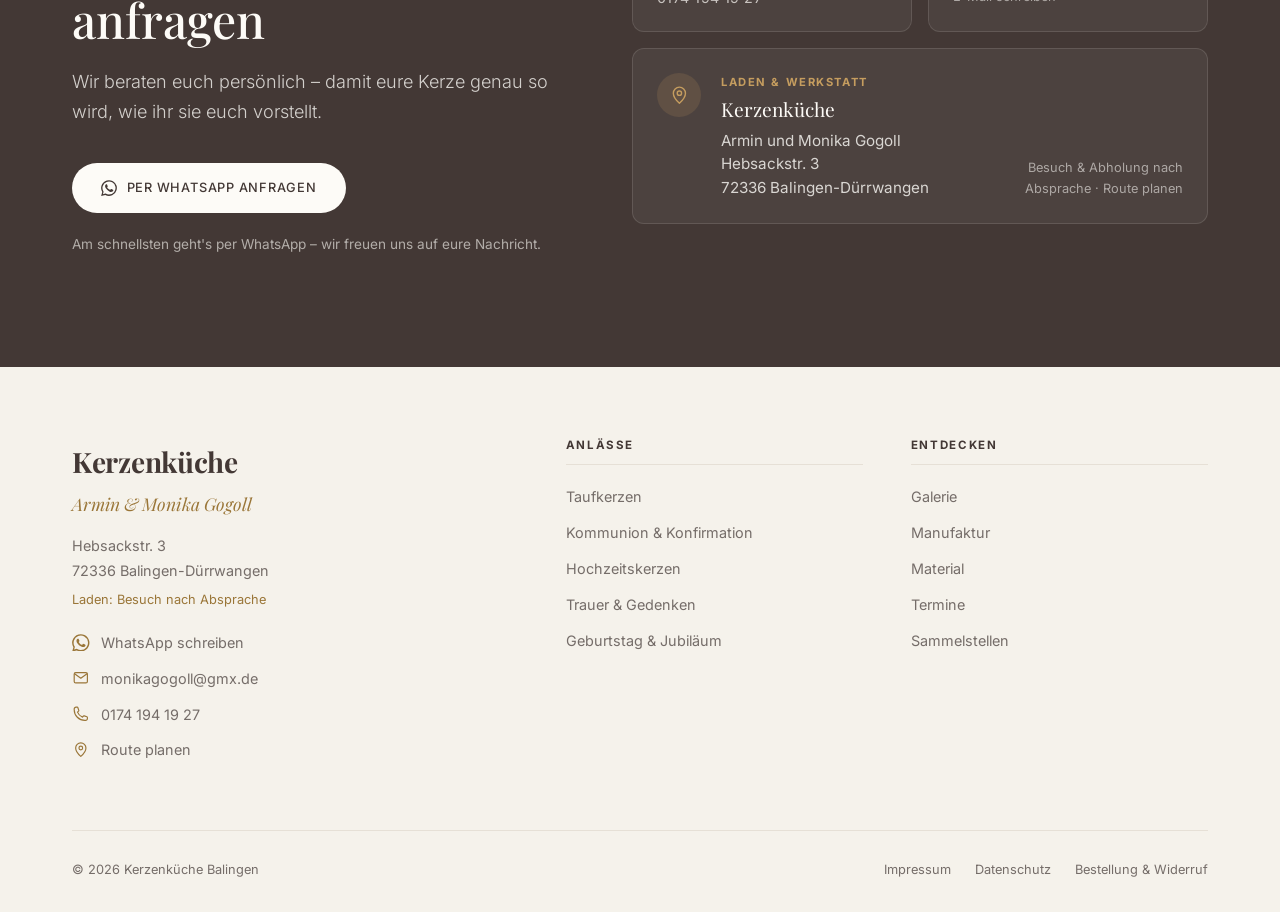
<file: kommunion-konfirmation/index.html>
<!DOCTYPE html>
<html lang="de">
<head>
    <meta charset="UTF-8">
    <meta name="viewport" content="width=device-width, initial-scale=1.0">
    <title>Kommunionkerzen &amp; Konfirmationskerzen in Balingen | Kerzenküche</title>
    <meta name="description" content="Individuelle Kommunionkerzen und Konfirmationskerzen mit Name, Datum und Symbolen wie Kelch, Kreuz und Fisch – handgefertigt in Balingen.">
    <link rel="canonical" href="https://www.xn--kerzenkche-geb.de/kommunion-konfirmation/">

    <meta property="og:type" content="website">
    <meta property="og:locale" content="de_DE">
    <meta property="og:site_name" content="Kerzenküche Balingen">
    <meta property="og:title" content="Kommunionkerzen &amp; Konfirmationskerzen in Balingen | Kerzenküche">
    <meta property="og:description" content="Individuelle Kommunionkerzen und Konfirmationskerzen mit Name, Datum und Symbolen wie Kelch, Kreuz und Fisch – handgefertigt in Balingen.">
    <meta property="og:url" content="https://www.xn--kerzenkche-geb.de/kommunion-konfirmation/">
    <meta property="og:image" content="https://www.xn--kerzenkche-geb.de/og-image.jpg">
    <meta property="og:image:width" content="1200">
    <meta property="og:image:height" content="630">

    <link rel="icon" href="/favicon.svg" type="image/svg+xml">
    <link rel="preload" href="/fonts/playfair-display-latin-wght-normal.woff2" as="font" type="font/woff2" crossorigin>
    <link rel="preload" href="/fonts/inter-latin-wght-normal.woff2" as="font" type="font/woff2" crossorigin>
    <link rel="stylesheet" href="/css/style.css?v=20">
    <script>document.documentElement.classList.add('js');</script>
    <script type="application/ld+json">
{
  "@context": "https://schema.org",
  "@type": "LocalBusiness",
  "@id": "https://www.xn--kerzenkche-geb.de/#kerzenkueche",
  "name": "Kerzenküche",
  "description": "Handgegossene und personalisierte Kerzen aus Balingen: Taufkerzen, Kommunion- und Konfirmationskerzen, Hochzeitskerzen, Trauerkerzen und Wunschkerzen.",
  "url": "https://www.xn--kerzenkche-geb.de/",
  "image": "https://www.xn--kerzenkche-geb.de/og-image.jpg",
  "telephone": "+491741941927",
  "email": "monikagogoll@gmx.de",
  "founder": [
    {
      "@type": "Person",
      "name": "Monika Gogoll"
    },
    {
      "@type": "Person",
      "name": "Armin Gogoll"
    }
  ],
  "address": {
    "@type": "PostalAddress",
    "streetAddress": "Hebsackstraße 3",
    "postalCode": "72336",
    "addressLocality": "Balingen-Dürrwangen",
    "addressRegion": "Baden-Württemberg",
    "addressCountry": "DE"
  },
  "areaServed": [
    "Balingen",
    "Albstadt",
    "Hechingen",
    "Geislingen",
    "Rosenfeld",
    "Meßstetten",
    "Haigerloch",
    "Rottweil",
    "Zollernalbkreis"
  ],
  "knowsAbout": [
    "Taufkerzen",
    "Kommunionkerzen",
    "Konfirmationskerzen",
    "Hochzeitskerzen",
    "Trauerkerzen",
    "Bienenwachskerzen"
  ]
}
    </script>
    <script type="application/ld+json">
{
  "@context": "https://schema.org",
  "@type": "Service",
  "name": "Kommunion & Konfirmation",
  "serviceType": "Kommunion & Konfirmation",
  "provider": {
    "@id": "https://www.xn--kerzenkche-geb.de/#kerzenkueche"
  },
  "areaServed": [
    "Balingen",
    "Albstadt",
    "Hechingen",
    "Geislingen",
    "Rosenfeld",
    "Meßstetten",
    "Haigerloch",
    "Rottweil",
    "Zollernalbkreis"
  ],
  "description": "Individuelle Kommunionkerzen und Konfirmationskerzen mit Name, Datum und Symbolen wie Kelch, Kreuz und Fisch – handgefertigt in Balingen."
}
    </script>
    <script type="application/ld+json">
{
  "@context": "https://schema.org",
  "@type": "BreadcrumbList",
  "itemListElement": [
    {
      "@type": "ListItem",
      "position": 1,
      "name": "Start",
      "item": "https://www.xn--kerzenkche-geb.de/"
    },
    {
      "@type": "ListItem",
      "position": 2,
      "name": "Kommunion & Konfirmation",
      "item": "https://www.xn--kerzenkche-geb.de/kommunion-konfirmation/"
    }
  ]
}
    </script>
    <script type="application/ld+json">
{
  "@context": "https://schema.org",
  "@type": "FAQPage",
  "mainEntity": [
    {
      "@type": "Question",
      "name": "Wann sollten wir bestellen?",
      "acceptedAnswer": {
        "@type": "Answer",
        "text": "Kommunion und Konfirmation sind meist im Frühjahr. Am besten fragt ihr frühzeitig an, damit genug Zeit für Absprache und Handarbeit bleibt."
      }
    },
    {
      "@type": "Question",
      "name": "Was kostet eine Kommunion- oder Konfirmationskerze?",
      "acceptedAnswer": {
        "@type": "Answer",
        "text": "Das hängt von Größe, Wachs und Verzierung ab. Ihr bekommt von uns vorab ein unverbindliches Angebot."
      }
    },
    {
      "@type": "Question",
      "name": "Wir haben schon eine Idee. Können wir euch Fotos schicken?",
      "acceptedAnswer": {
        "@type": "Answer",
        "text": "Gerne! Schickt uns Fotos von Kerzen oder Motiven, die euch gefallen – wir sagen euch, was sich umsetzen lässt."
      }
    }
  ]
}
    </script>
</head>
<body>
    <a class="skip-link" href="#inhalt">Zum Inhalt springen</a>

    <header class="site-header">
        <div class="container">
            <nav class="nav" aria-label="Hauptnavigation">
                <a href="/" class="logo">Kerzenküche</a>

                <ul class="nav-links">
                    <li class="has-dropdown">
                        <a href="/#anlaesse" aria-current="page">Anlässe</a>
                        <ul class="dropdown">
                            <li><a href="/taufkerzen/">Taufkerzen</a></li>
                            <li><a href="/kommunion-konfirmation/" aria-current="page">Kommunion &amp; Konfirmation</a></li>
                            <li><a href="/hochzeitskerzen/">Hochzeitskerzen</a></li>
                            <li><a href="/trauerkerzen/">Trauer &amp; Gedenken</a></li>
                            <li><a href="/geburtstagskerzen/">Geburtstag &amp; Jubiläum</a></li>
                        </ul>
                    </li>
                    <li><a href="/galerie/">Galerie</a></li>
                    <li><a href="/#manufaktur">Manufaktur</a></li>
                    <li><a href="/#material">Material</a></li>
                    <li><a href="/#termine">Termine</a></li>
                </ul>

                <a href="#kontakt" class="nav-cta">Kontakt</a>

                <button class="menu-toggle" type="button" aria-expanded="false" aria-controls="mobile-menu" aria-label="Menü öffnen">
                    <svg class="icon-open" viewBox="0 0 24 24" fill="none" stroke="currentColor" stroke-width="1.6" aria-hidden="true"><path d="M3 7h18M3 12h18M3 17h18"/></svg>
                    <svg class="icon-close" viewBox="0 0 24 24" fill="none" stroke="currentColor" stroke-width="1.6" aria-hidden="true"><path d="M6 6l12 12M18 6L6 18"/></svg>
                </button>
            </nav>

            <div class="mobile-menu" id="mobile-menu">
                <ul>
                    <li><a href="/#anlaesse">Anlässe</a></li>
                    <li class="sub"><a href="/taufkerzen/">Taufkerzen</a></li>
                    <li class="sub"><a href="/kommunion-konfirmation/">Kommunion &amp; Konfirmation</a></li>
                    <li class="sub"><a href="/hochzeitskerzen/">Hochzeitskerzen</a></li>
                    <li class="sub"><a href="/trauerkerzen/">Trauer &amp; Gedenken</a></li>
                    <li class="sub"><a href="/geburtstagskerzen/">Geburtstag &amp; Jubiläum</a></li>
                    <li><a href="/galerie/">Galerie</a></li>
                    <li><a href="/#manufaktur">Manufaktur</a></li>
                    <li><a href="/#material">Material</a></li>
                    <li><a href="/#termine">Termine</a></li>
                    <li><a href="/#sammelstellen">Sammelstellen</a></li>
                </ul>
                <a href="#kontakt" class="btn btn--primary">Kontakt &amp; Anfrage</a>
            </div>
        </div>
    </header>

    <main id="inhalt">

        <section class="hero hero--page">
            <div class="container">
                <nav class="breadcrumb" aria-label="Brotkrümelnavigation"><a href="/">Start</a><span>/</span>Kommunion &amp; Konfirmation</nav>
                <div class="split">
                    <div>
                        <span class="eyebrow">Kommunion &amp; Konfirmation</span>
                        <h1 class="display">Kerzen zur Kommunion <em>&amp; Konfirmation.</em></h1>
                        <p class="lead">Zur Erstkommunion oder Konfirmation gehört eine eigene Kerze. Wir gestalten sie für euer Kind – mit Namen, Datum und christlichen Symbolen.</p>
                        <div class="btn-row">
                            <a href="https://wa.me/491741941927?text=Hallo%20Monika%20und%20Armin%2C%20ich%20interessiere%20mich%20f%C3%BCr%20eine%20Kerze%20zur%20Kommunion/Konfirmation.%0A%0AName%3A%0ADatum%20des%20Festes%3A%0AWunschfarben/Symbole%3A" class="btn btn--primary" target="_blank" rel="noopener"><svg viewBox="0 0 24 24" fill="currentColor" aria-hidden="true"><path d="M17.5 14.4c-.3-.1-1.8-.9-2-1s-.5-.1-.7.1-.8 1-.9 1.2-.3.2-.6.1a8 8 0 01-2.4-1.5 9 9 0 01-1.6-2c-.2-.3 0-.5.1-.6l.4-.5.3-.5v-.5l-.9-2.2c-.2-.6-.5-.5-.7-.5h-.6a1.1 1.1 0 00-.8.4 3.4 3.4 0 00-1 2.5 5.9 5.9 0 001.2 3.1 13.5 13.5 0 005.2 4.6c1.9.8 2.7.9 3.6.7a3.1 3.1 0 002.1-1.4 2.5 2.5 0 00.2-1.5c-.1-.1-.3-.2-.6-.3zM12 21.8a9.8 9.8 0 01-5-1.4l-.4-.2-3.7 1 1-3.6-.2-.4A9.8 9.8 0 1112 21.8zm0-21.6A11.8 11.8 0 001.9 18l-1.7 6 6.2-1.6A11.8 11.8 0 1012 .2z"/></svg><span>Jetzt anfragen</span></a>
                            <a href="#beispiele" class="btn btn--outline">Beispiele ansehen</a>
                        </div>
                    </div>
                    <div>
                        <div class="media">
                            <img src="/galerie/bilder/kommunionkerzen-collage.jpg" width="1500" height="1200" alt="Individuell gestaltete Kommunionkerzen aus der Kerzenküche Balingen" fetchpriority="high">
                        </div>
                    </div>
                </div>
            </div>
        </section>

        <section class="section bg-paper">
            <div class="container container--narrow">
                <div class="reveal">
                    <span class="eyebrow">Eure Gestaltung</span>
                    <h2 class="title">Was wir für euch gestalten.</h2>
                    <p class="muted text-light" style="margin-bottom:2.5rem">Jede Kerze ist ein Unikat. Ihr entscheidet, was darauf kommt – wir beraten euch gern.</p>
                </div>
                <ul class="checklist reveal">
                    <li><strong>Name &amp; Datum</strong><span>Der Name eures Kindes und das Datum des Festes.</span></li>
                    <li><strong>Schriftzug</strong><span>Zum Beispiel „Zur Kommunion“ oder „Holy Communion“.</span></li>
                    <li><strong>Symbole</strong><span>Kelch, Kreuz, Fische, Alpha &amp; Omega, Taube, Herzen oder Wellen.</span></li>
                    <li><strong>Rosen &amp; Steine</strong><span>Kleine Rosen und glitzernde Steine als Verzierung.</span></li>
                    <li><strong>Farben</strong><span>Von Blau und Grün bis Rosa und Lila – gern auch in Regenbogenfarben.</span></li>
                    <li><strong>Schlanke Form</strong><span>Die klassisch hohe, schlanke Kommunionkerze – auf Wunsch mit Tropfschutz.</span></li>
                </ul>
                <div class="note reveal"><p class="muted">Eure Gemeinde gibt eine Kerzengröße oder ein Motiv vor? Sagt es uns bei der Anfrage – wir sagen euch, was möglich ist.</p></div>
            </div>
        </section>

        <section id="beispiele" class="section bg-sand">
            <div class="container">
                <div class="section-head reveal">
                    <span class="eyebrow">Beispiele</span>
                    <h2 class="title">Frisch aus der Kerzenküche.</h2>
                </div>
                <div class="gallery" data-galerie="kommunion" data-limit="6"><figure style="margin:0"><button type="button" class="gallery-item" aria-label="Bild vergrößern: Kommunionkerze mit blauen Rosen und Strasskreuz"><img src="/galerie/bilder/thumbs/kommunionkerze-rosen-blau.jpg" alt="Kommunionkerze mit blauen Rosen und Strasskreuz" loading="lazy" decoding="async"></button><figcaption class="gallery-caption"><span class="gallery-cat">Kommunion</span><span class="gallery-name">Blaue Rosen</span></figcaption></figure><figure style="margin:0"><button type="button" class="gallery-item" aria-label="Bild vergrößern: Kommunionkerze „Holy Communion“ in Rosa und Lila"><img src="/galerie/bilder/thumbs/kommunionkerze-holy-communion.jpg" alt="Kommunionkerze „Holy Communion“ in Rosa und Lila" loading="lazy" decoding="async"></button><figcaption class="gallery-caption"><span class="gallery-cat">Kommunion</span><span class="gallery-name">Holy Communion</span></figcaption></figure><figure style="margin:0"><button type="button" class="gallery-item" aria-label="Bild vergrößern: Kommunionkerze in Grün mit Kelch, Alpha &amp; Omega und Fischen"><img src="/galerie/bilder/thumbs/kommunionkerze-gruen-kelch-fische.jpg" alt="Kommunionkerze in Grün mit Kelch, Alpha &amp; Omega und Fischen" loading="lazy" decoding="async"></button><figcaption class="gallery-caption"><span class="gallery-cat">Kommunion</span><span class="gallery-name">Kelch &amp; Fische</span></figcaption></figure><figure style="margin:0"><button type="button" class="gallery-item" aria-label="Bild vergrößern: Kommunionkerze mit Regenbogenkreuz und Fischband"><img src="/galerie/bilder/thumbs/kommunionkerze-regenbogen-kreuz.jpg" alt="Kommunionkerze mit Regenbogenkreuz und Fischband" loading="lazy" decoding="async"></button><figcaption class="gallery-caption"><span class="gallery-cat">Kommunion</span><span class="gallery-name">Regenbogenkreuz</span></figcaption></figure></div>
                <p class="center" style="margin-top:2.5rem"><a href="/galerie/#kommunion" class="link-arrow">Alle Bilder in der Galerie</a></p>
            </div>
        </section>

        <section class="section bg-paper">
            <div class="container">
                <div class="section-head reveal">
                    <span class="eyebrow">So einfach geht's</span>
                    <h2 class="title">So entsteht eure Kerze.</h2>
                </div>
                <div class="reveal">
                <ol class="steps">
                    <li>
                        <h3>Anfrage</h3>
                        <p>Schreibt uns per WhatsApp oder E-Mail: Anlass, Termin, Namen und eure Ideen. Gerne mit Fotos von Einladung, Deko oder Lieblingsmotiv.</p>
                    </li>
                    <li>
                        <h3>Entwurf</h3>
                        <p>Wir besprechen mit euch Form, Farben, Schrift und Motiv – und nennen euch den Preis. Unverbindlich.</p>
                    </li>
                    <li>
                        <h3>Handarbeit</h3>
                        <p>Wir gießen und verzieren eure Kerze in Ruhe von Hand – jede ein Unikat.</p>
                    </li>
                    <li>
                        <h3>Abholung</h3>
                        <p>Ihr holt eure Kerze in unserem kleinen Laden in Balingen-Dürrwangen ab – Termin nach Absprache. Versand auf Anfrage.</p>
                    </li>
                </ol>
                </div>
            </div>
        </section>

        <section class="section bg-sand">
            <div class="container">
                <div class="section-head reveal">
                    <span class="eyebrow">Gut zu wissen</span>
                    <h2 class="title">Häufige Fragen.</h2>
                </div>
                <div class="faq reveal">
                <details>
                    <summary>Wann sollten wir bestellen?</summary>
                    <div><p>Kommunion und Konfirmation sind meist im Frühjahr. Am besten fragt ihr frühzeitig an, damit genug Zeit für Absprache und Handarbeit bleibt.</p></div>
                </details>
                <details>
                    <summary>Was kostet eine Kommunion- oder Konfirmationskerze?</summary>
                    <div><p>Das hängt von Größe, Wachs und Verzierung ab. Ihr bekommt von uns vorab ein unverbindliches Angebot.</p></div>
                </details>
                <details>
                    <summary>Wir haben schon eine Idee. Können wir euch Fotos schicken?</summary>
                    <div><p>Gerne! Schickt uns Fotos von Kerzen oder Motiven, die euch gefallen – wir sagen euch, was sich umsetzen lässt.</p></div>
                </details>
                </div>
            </div>
        </section>

        <section id="kontakt" class="section bg-dark contact">
            <div class="container contact-grid">
                <div class="contact-intro reveal">
                    <span class="eyebrow">Kontakt</span>
                    <h2>Kerze zur Kommunion oder Konfirmation anfragen</h2>
                    <p class="lead">Wir beraten euch persönlich – damit eure Kerze genau so wird, wie ihr sie euch vorstellt.</p>
                    <a href="https://wa.me/491741941927?text=Hallo%20Monika%20und%20Armin%2C%20ich%20interessiere%20mich%20f%C3%BCr%20eine%20Kerze%20zur%20Kommunion/Konfirmation.%0A%0AName%3A%0ADatum%20des%20Festes%3A%0AWunschfarben/Symbole%3A" class="btn btn--light" target="_blank" rel="noopener"><svg viewBox="0 0 24 24" fill="currentColor" aria-hidden="true"><path d="M17.5 14.4c-.3-.1-1.8-.9-2-1s-.5-.1-.7.1-.8 1-.9 1.2-.3.2-.6.1a8 8 0 01-2.4-1.5 9 9 0 01-1.6-2c-.2-.3 0-.5.1-.6l.4-.5.3-.5v-.5l-.9-2.2c-.2-.6-.5-.5-.7-.5h-.6a1.1 1.1 0 00-.8.4 3.4 3.4 0 00-1 2.5 5.9 5.9 0 001.2 3.1 13.5 13.5 0 005.2 4.6c1.9.8 2.7.9 3.6.7a3.1 3.1 0 002.1-1.4 2.5 2.5 0 00.2-1.5c-.1-.1-.3-.2-.6-.3zM12 21.8a9.8 9.8 0 01-5-1.4l-.4-.2-3.7 1 1-3.6-.2-.4A9.8 9.8 0 1112 21.8zm0-21.6A11.8 11.8 0 001.9 18l-1.7 6 6.2-1.6A11.8 11.8 0 1012 .2z"/></svg><span>Per WhatsApp anfragen</span></a>
                    <p class="contact-tip">Am schnellsten geht's per WhatsApp – wir freuen uns auf eure Nachricht.</p>
                </div>
                <ul class="contact-cards reveal">
                    <li>
                        <div class="contact-box">
                            <span class="contact-icon"><svg viewBox="0 0 24 24" fill="currentColor" aria-hidden="true"><path d="M17.5 14.4c-.3-.1-1.8-.9-2-1s-.5-.1-.7.1-.8 1-.9 1.2-.3.2-.6.1a8 8 0 01-2.4-1.5 9 9 0 01-1.6-2c-.2-.3 0-.5.1-.6l.4-.5.3-.5v-.5l-.9-2.2c-.2-.6-.5-.5-.7-.5h-.6a1.1 1.1 0 00-.8.4 3.4 3.4 0 00-1 2.5 5.9 5.9 0 001.2 3.1 13.5 13.5 0 005.2 4.6c1.9.8 2.7.9 3.6.7a3.1 3.1 0 002.1-1.4 2.5 2.5 0 00.2-1.5c-.1-.1-.3-.2-.6-.3zM12 21.8a9.8 9.8 0 01-5-1.4l-.4-.2-3.7 1 1-3.6-.2-.4A9.8 9.8 0 1112 21.8zm0-21.6A11.8 11.8 0 001.9 18l-1.7 6 6.2-1.6A11.8 11.8 0 1012 .2z"/></svg></span>
                            <span class="contact-label">WhatsApp &amp; Telefon</span>
                            <span class="contact-actions">
                                <a href="https://wa.me/491741941927?text=Hallo%20Monika%20und%20Armin%2C%20ich%20interessiere%20mich%20f%C3%BCr%20eine%20Kerze%20zur%20Kommunion/Konfirmation.%0A%0AName%3A%0ADatum%20des%20Festes%3A%0AWunschfarben/Symbole%3A" target="_blank" rel="noopener"><svg viewBox="0 0 24 24" fill="currentColor" aria-hidden="true"><path d="M17.5 14.4c-.3-.1-1.8-.9-2-1s-.5-.1-.7.1-.8 1-.9 1.2-.3.2-.6.1a8 8 0 01-2.4-1.5 9 9 0 01-1.6-2c-.2-.3 0-.5.1-.6l.4-.5.3-.5v-.5l-.9-2.2c-.2-.6-.5-.5-.7-.5h-.6a1.1 1.1 0 00-.8.4 3.4 3.4 0 00-1 2.5 5.9 5.9 0 001.2 3.1 13.5 13.5 0 005.2 4.6c1.9.8 2.7.9 3.6.7a3.1 3.1 0 002.1-1.4 2.5 2.5 0 00.2-1.5c-.1-.1-.3-.2-.6-.3zM12 21.8a9.8 9.8 0 01-5-1.4l-.4-.2-3.7 1 1-3.6-.2-.4A9.8 9.8 0 1112 21.8zm0-21.6A11.8 11.8 0 001.9 18l-1.7 6 6.2-1.6A11.8 11.8 0 1012 .2z"/></svg>WhatsApp</a>
                                <a href="tel:+491741941927"><svg viewBox="0 0 24 24" fill="none" stroke="currentColor" stroke-width="1.6" aria-hidden="true"><path stroke-linecap="round" stroke-linejoin="round" d="M3 5.5A2.5 2.5 0 015.5 3h1.6a1 1 0 01.95.68l1.2 3.6a1 1 0 01-.27 1.05l-1.5 1.4a12 12 0 006.8 6.8l1.4-1.5a1 1 0 011.05-.27l3.6 1.2a1 1 0 01.68.95v1.6A2.5 2.5 0 0118.5 21h-1C9.5 21 3 14.5 3 6.5v-1z"/></svg>Anrufen</a>
                            </span>
                            <span class="contact-value">0174 194 19 27</span>
                        </div>
                    </li>
                    <li>
                        <a href="mailto:monikagogoll@gmx.de">
                            <span class="contact-icon"><svg viewBox="0 0 24 24" fill="none" stroke="currentColor" stroke-width="1.6" aria-hidden="true"><rect x="3" y="5" width="18" height="14" rx="2"/><path stroke-linecap="round" stroke-linejoin="round" d="M3.5 6.5l8.5 6 8.5-6"/></svg></span>
                            <span class="contact-label">E-Mail</span>
                            <span class="contact-value">monikagogoll@gmx.de</span>
                            <span class="contact-hint">E-Mail schreiben</span>
                        </a>
                    </li>
                    <li class="contact-card--wide">
                        <a href="https://www.google.com/maps/search/?api=1&query=Hebsackstra%C3%9Fe%203%2C%2072336%20Balingen-D%C3%BCrrwangen" target="_blank" rel="noopener">
                            <span class="contact-icon"><svg viewBox="0 0 24 24" fill="none" stroke="currentColor" stroke-width="1.6" aria-hidden="true"><path stroke-linecap="round" stroke-linejoin="round" d="M12 21s-7-6.1-7-11.5a7 7 0 0114 0C19 14.9 12 21 12 21z"/><circle cx="12" cy="9.5" r="2.5"/></svg></span>
                            <span class="contact-label">Laden &amp; Werkstatt</span>
                            <span class="contact-value">Kerzenküche</span>
                            <span class="contact-address">Armin und Monika Gogoll<br>Hebsackstr. 3<br>72336 Balingen-Dürrwangen</span>
                            <span class="contact-hint">Besuch &amp; Abholung nach Absprache · Route planen</span>
                        </a>
                    </li>
                </ul>
            </div>
        </section>
    </main>

    <footer class="site-footer">
        <div class="container">
            <div class="footer-grid">
                <div class="footer-brand">
                    <a href="/" class="logo">Kerzenküche</a>
                    <p class="footer-sign">Armin &amp; Monika Gogoll</p>
                    <address>
                        Hebsackstr. 3<br>
                        72336 Balingen-Dürrwangen<br>
                        <span class="footer-note">Laden: Besuch nach Absprache</span>
                    </address>
                    <ul class="footer-contact">
                        <li><a href="https://wa.me/491741941927?text=Hallo%20Monika%20und%20Armin%2C%20ich%20interessiere%20mich%20f%C3%BCr%20eine%20Wunschkerze." target="_blank" rel="noopener"><svg viewBox="0 0 24 24" fill="currentColor" aria-hidden="true"><path d="M17.5 14.4c-.3-.1-1.8-.9-2-1s-.5-.1-.7.1-.8 1-.9 1.2-.3.2-.6.1a8 8 0 01-2.4-1.5 9 9 0 01-1.6-2c-.2-.3 0-.5.1-.6l.4-.5.3-.5v-.5l-.9-2.2c-.2-.6-.5-.5-.7-.5h-.6a1.1 1.1 0 00-.8.4 3.4 3.4 0 00-1 2.5 5.9 5.9 0 001.2 3.1 13.5 13.5 0 005.2 4.6c1.9.8 2.7.9 3.6.7a3.1 3.1 0 002.1-1.4 2.5 2.5 0 00.2-1.5c-.1-.1-.3-.2-.6-.3zM12 21.8a9.8 9.8 0 01-5-1.4l-.4-.2-3.7 1 1-3.6-.2-.4A9.8 9.8 0 1112 21.8zm0-21.6A11.8 11.8 0 001.9 18l-1.7 6 6.2-1.6A11.8 11.8 0 1012 .2z"/></svg><span>WhatsApp schreiben</span></a></li>
                        <li><a href="mailto:monikagogoll@gmx.de"><svg viewBox="0 0 24 24" fill="none" stroke="currentColor" stroke-width="1.6" aria-hidden="true"><rect x="3" y="5" width="18" height="14" rx="2"/><path stroke-linecap="round" stroke-linejoin="round" d="M3.5 6.5l8.5 6 8.5-6"/></svg><span>monikagogoll@gmx.de</span></a></li>
                        <li><a href="tel:+491741941927"><svg viewBox="0 0 24 24" fill="none" stroke="currentColor" stroke-width="1.6" aria-hidden="true"><path stroke-linecap="round" stroke-linejoin="round" d="M3 5.5A2.5 2.5 0 015.5 3h1.6a1 1 0 01.95.68l1.2 3.6a1 1 0 01-.27 1.05l-1.5 1.4a12 12 0 006.8 6.8l1.4-1.5a1 1 0 011.05-.27l3.6 1.2a1 1 0 01.68.95v1.6A2.5 2.5 0 0118.5 21h-1C9.5 21 3 14.5 3 6.5v-1z"/></svg><span>0174 194 19 27</span></a></li>
                        <li><a href="https://www.google.com/maps/search/?api=1&query=Hebsackstra%C3%9Fe%203%2C%2072336%20Balingen-D%C3%BCrrwangen" target="_blank" rel="noopener"><svg viewBox="0 0 24 24" fill="none" stroke="currentColor" stroke-width="1.6" aria-hidden="true"><path stroke-linecap="round" stroke-linejoin="round" d="M12 21s-7-6.1-7-11.5a7 7 0 0114 0C19 14.9 12 21 12 21z"/><circle cx="12" cy="9.5" r="2.5"/></svg><span>Route planen</span></a></li>
                    </ul>
                </div>
                <nav aria-label="Anlässe">
                    <h4>Anlässe</h4>
                    <ul>
                        <li><a href="/taufkerzen/">Taufkerzen</a></li>
                        <li><a href="/kommunion-konfirmation/">Kommunion &amp; Konfirmation</a></li>
                        <li><a href="/hochzeitskerzen/">Hochzeitskerzen</a></li>
                        <li><a href="/trauerkerzen/">Trauer &amp; Gedenken</a></li>
                        <li><a href="/geburtstagskerzen/">Geburtstag &amp; Jubiläum</a></li>
                    </ul>
                </nav>
                <nav aria-label="Entdecken">
                    <h4>Entdecken</h4>
                    <ul>
                        <li><a href="/galerie/">Galerie</a></li>
                        <li><a href="/#manufaktur">Manufaktur</a></li>
                        <li><a href="/#material">Material</a></li>
                        <li><a href="/#termine">Termine</a></li>
                        <li><a href="/#sammelstellen">Sammelstellen</a></li>
                    </ul>
                </nav>
            </div>
            <div class="footer-bottom">
                <span>&copy; 2026 Kerzenküche Balingen</span>
                <ul>
                    <li><a href="/impressum/">Impressum</a></li>
                    <li><a href="/datenschutz/">Datenschutz</a></li>
                    <li><a href="/widerruf/">Bestellung &amp; Widerruf</a></li>
                </ul>
            </div>
        </div>
    </footer>

    <script src="/galerie/bilder.js?v=7"></script>
    <script src="/js/main.js?v=12"></script>
</body>
</html>
</file>
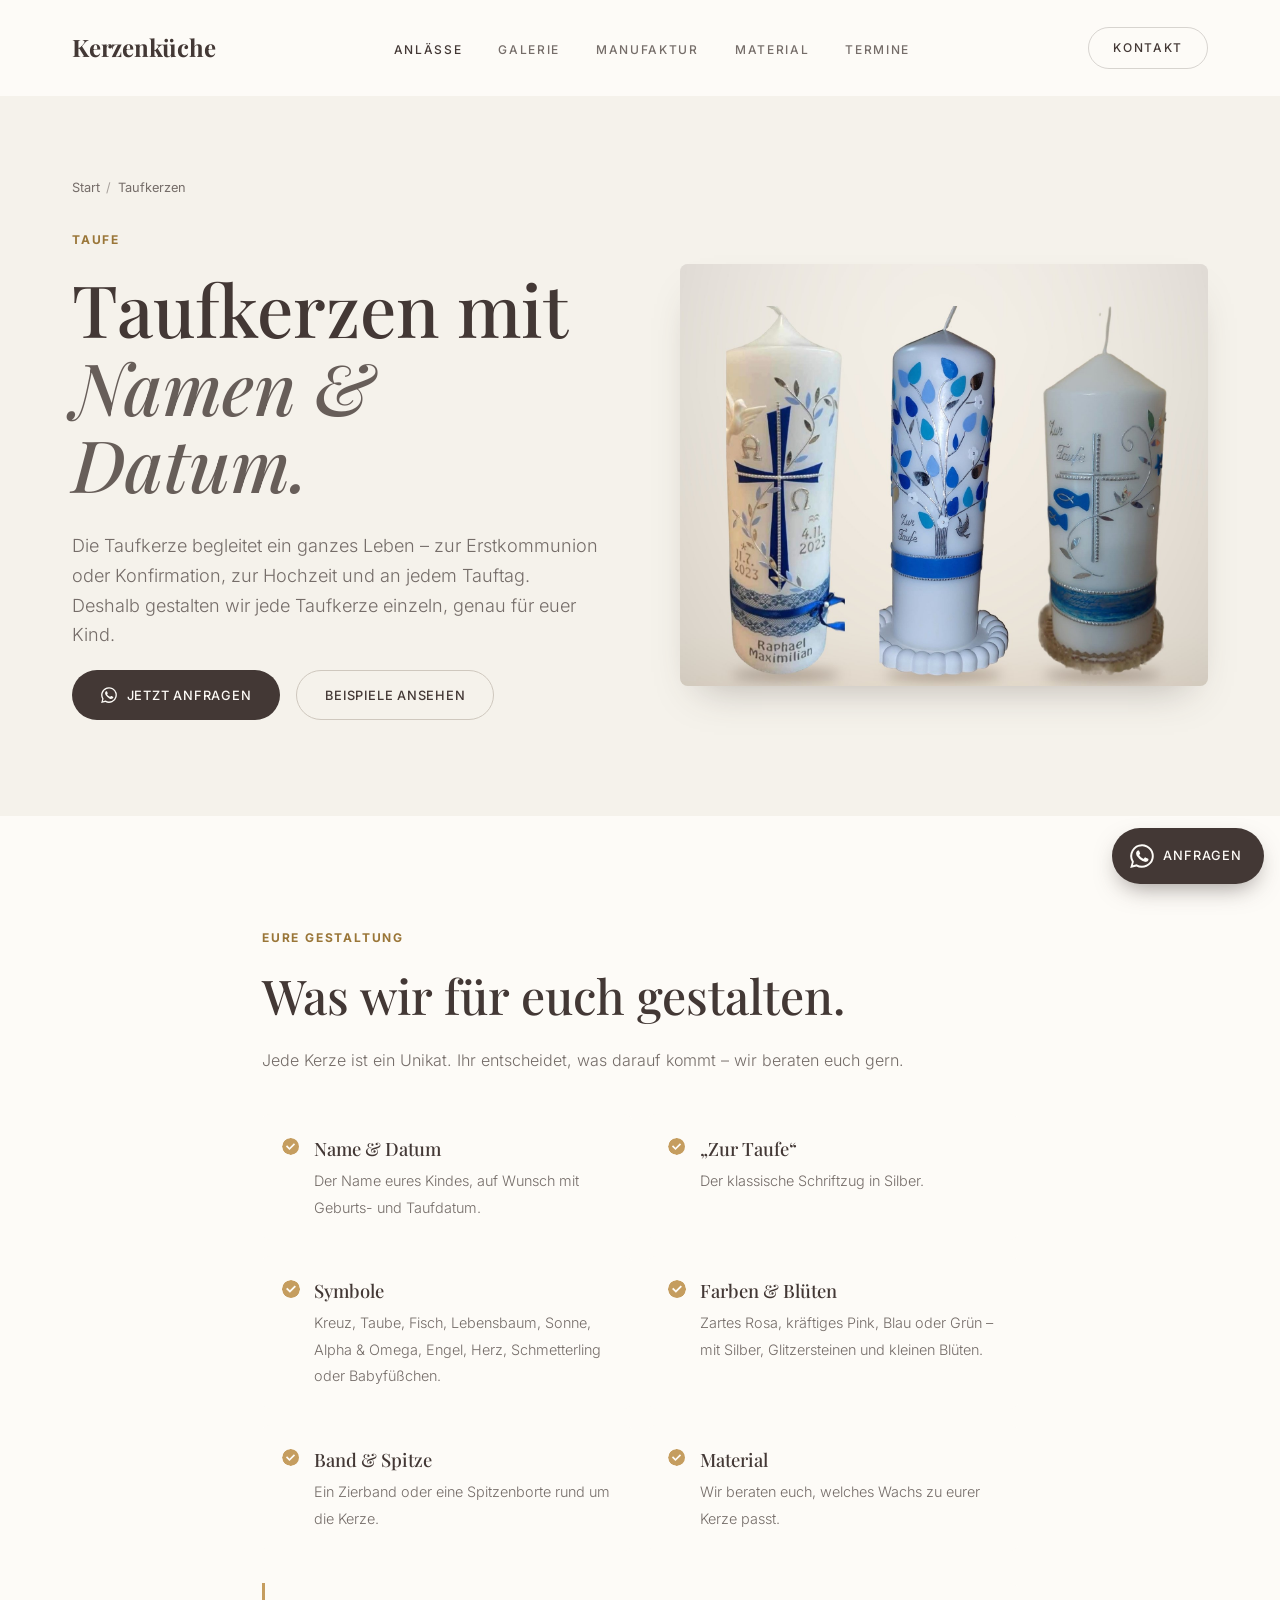
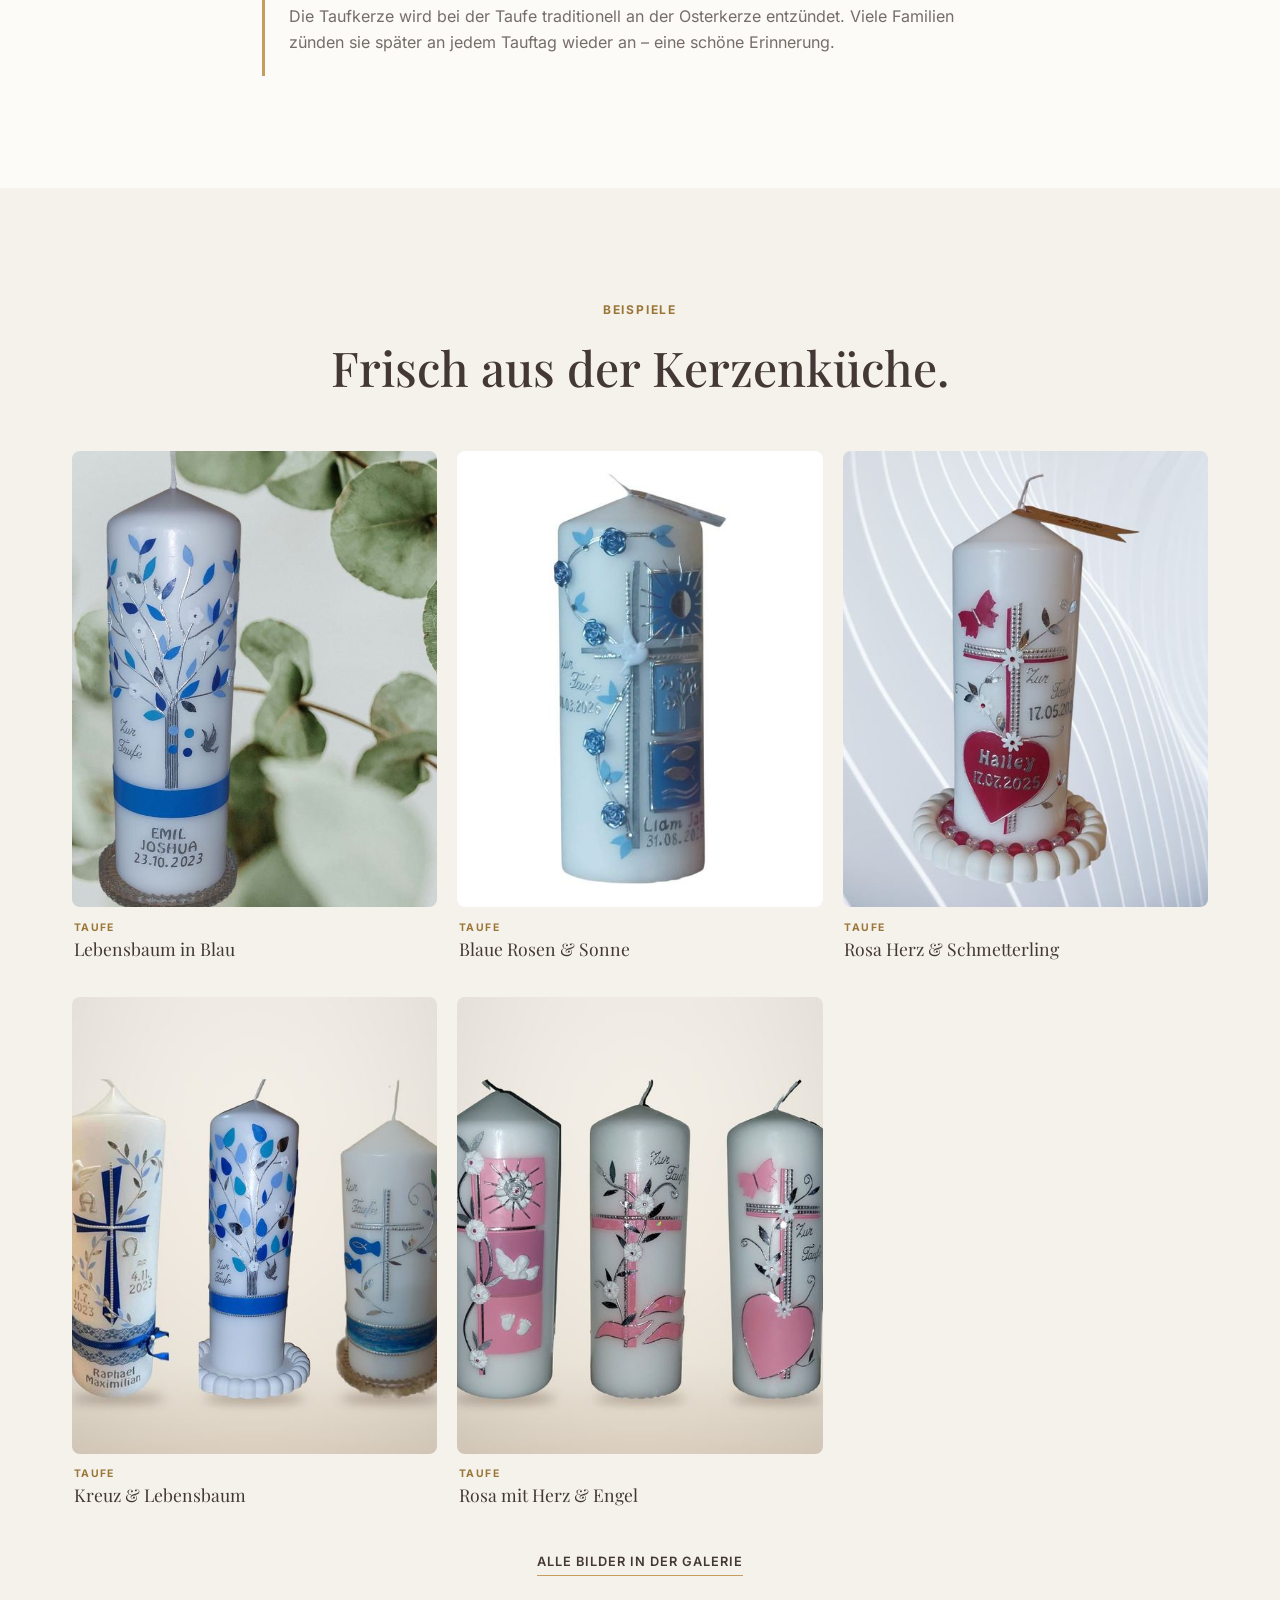
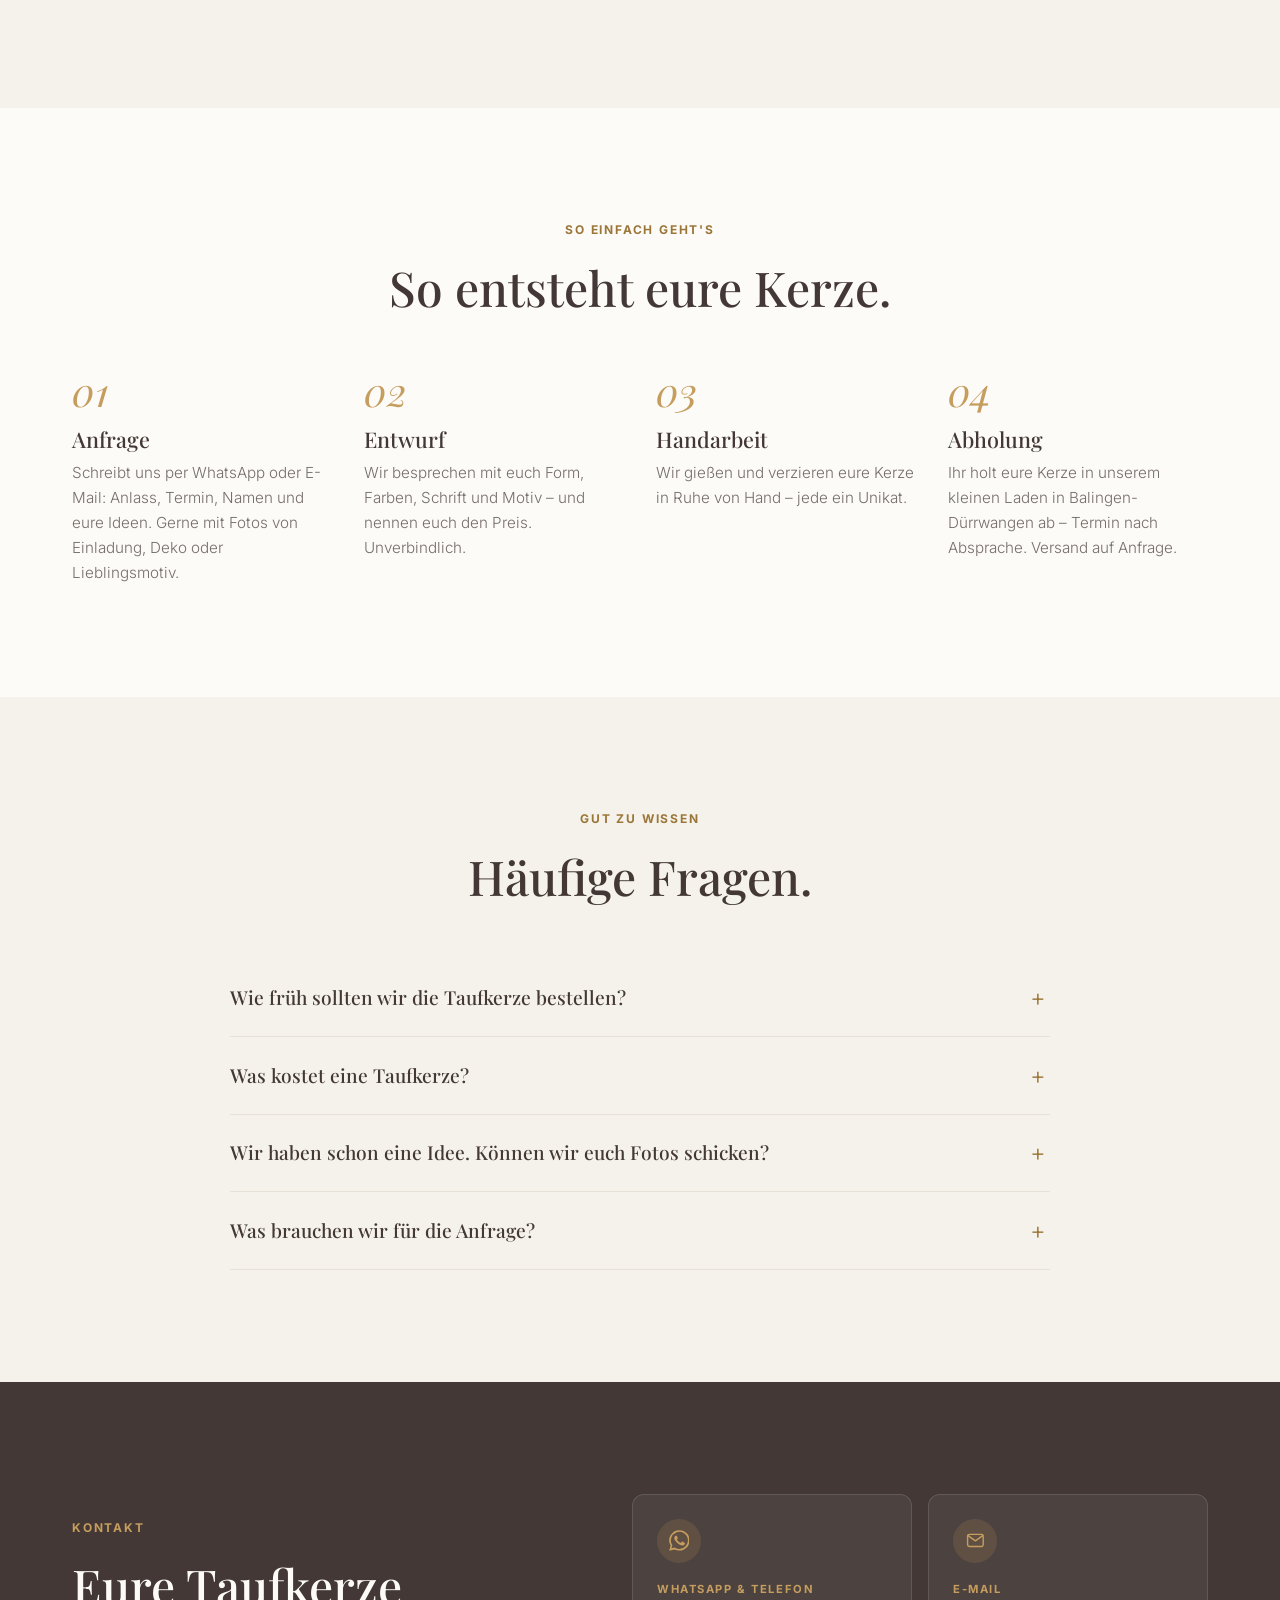
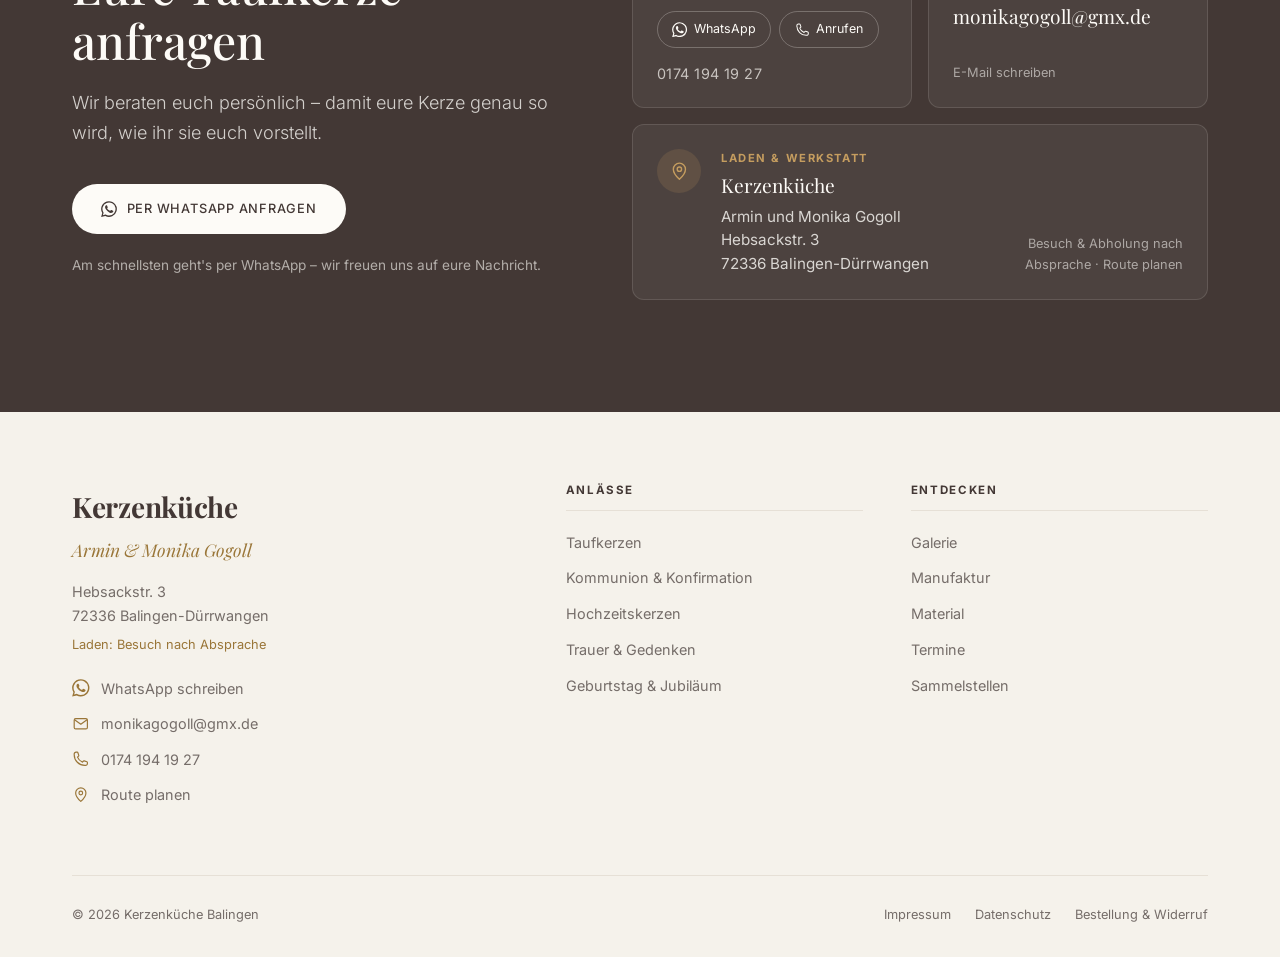
<file: taufkerzen/index.html>
<!DOCTYPE html>
<html lang="de">
<head>
    <meta charset="UTF-8">
    <meta name="viewport" content="width=device-width, initial-scale=1.0">
    <title>Taufkerze individuell gestalten in Balingen | Kerzenküche</title>
    <meta name="description" content="Persönliche Taufkerzen mit Name, Taufdatum und Symbolen wie Kreuz, Taube oder Lebensbaum – handgefertigt in Balingen für den ganzen Zollernalbkreis.">
    <link rel="canonical" href="https://www.xn--kerzenkche-geb.de/taufkerzen/">

    <meta property="og:type" content="website">
    <meta property="og:locale" content="de_DE">
    <meta property="og:site_name" content="Kerzenküche Balingen">
    <meta property="og:title" content="Taufkerze individuell gestalten in Balingen | Kerzenküche">
    <meta property="og:description" content="Persönliche Taufkerzen mit Name, Taufdatum und Symbolen wie Kreuz, Taube oder Lebensbaum – handgefertigt in Balingen für den ganzen Zollernalbkreis.">
    <meta property="og:url" content="https://www.xn--kerzenkche-geb.de/taufkerzen/">
    <meta property="og:image" content="https://www.xn--kerzenkche-geb.de/og-image.jpg">
    <meta property="og:image:width" content="1200">
    <meta property="og:image:height" content="630">

    <link rel="icon" href="/favicon.svg" type="image/svg+xml">
    <link rel="preload" href="/fonts/playfair-display-latin-wght-normal.woff2" as="font" type="font/woff2" crossorigin>
    <link rel="preload" href="/fonts/inter-latin-wght-normal.woff2" as="font" type="font/woff2" crossorigin>
    <link rel="stylesheet" href="/css/style.css?v=20">
    <script>document.documentElement.classList.add('js');</script>
    <script type="application/ld+json">
{
  "@context": "https://schema.org",
  "@type": "LocalBusiness",
  "@id": "https://www.xn--kerzenkche-geb.de/#kerzenkueche",
  "name": "Kerzenküche",
  "description": "Handgegossene und personalisierte Kerzen aus Balingen: Taufkerzen, Kommunion- und Konfirmationskerzen, Hochzeitskerzen, Trauerkerzen und Wunschkerzen.",
  "url": "https://www.xn--kerzenkche-geb.de/",
  "image": "https://www.xn--kerzenkche-geb.de/og-image.jpg",
  "telephone": "+491741941927",
  "email": "monikagogoll@gmx.de",
  "founder": [
    {
      "@type": "Person",
      "name": "Monika Gogoll"
    },
    {
      "@type": "Person",
      "name": "Armin Gogoll"
    }
  ],
  "address": {
    "@type": "PostalAddress",
    "streetAddress": "Hebsackstraße 3",
    "postalCode": "72336",
    "addressLocality": "Balingen-Dürrwangen",
    "addressRegion": "Baden-Württemberg",
    "addressCountry": "DE"
  },
  "areaServed": [
    "Balingen",
    "Albstadt",
    "Hechingen",
    "Geislingen",
    "Rosenfeld",
    "Meßstetten",
    "Haigerloch",
    "Rottweil",
    "Zollernalbkreis"
  ],
  "knowsAbout": [
    "Taufkerzen",
    "Kommunionkerzen",
    "Konfirmationskerzen",
    "Hochzeitskerzen",
    "Trauerkerzen",
    "Bienenwachskerzen"
  ]
}
    </script>
    <script type="application/ld+json">
{
  "@context": "https://schema.org",
  "@type": "Service",
  "name": "Taufkerzen",
  "serviceType": "Taufkerzen",
  "provider": {
    "@id": "https://www.xn--kerzenkche-geb.de/#kerzenkueche"
  },
  "areaServed": [
    "Balingen",
    "Albstadt",
    "Hechingen",
    "Geislingen",
    "Rosenfeld",
    "Meßstetten",
    "Haigerloch",
    "Rottweil",
    "Zollernalbkreis"
  ],
  "description": "Persönliche Taufkerzen mit Name, Taufdatum und Symbolen wie Kreuz, Taube oder Lebensbaum – handgefertigt in Balingen für den ganzen Zollernalbkreis."
}
    </script>
    <script type="application/ld+json">
{
  "@context": "https://schema.org",
  "@type": "BreadcrumbList",
  "itemListElement": [
    {
      "@type": "ListItem",
      "position": 1,
      "name": "Start",
      "item": "https://www.xn--kerzenkche-geb.de/"
    },
    {
      "@type": "ListItem",
      "position": 2,
      "name": "Taufkerzen",
      "item": "https://www.xn--kerzenkche-geb.de/taufkerzen/"
    }
  ]
}
    </script>
    <script type="application/ld+json">
{
  "@context": "https://schema.org",
  "@type": "FAQPage",
  "mainEntity": [
    {
      "@type": "Question",
      "name": "Wie früh sollten wir die Taufkerze bestellen?",
      "acceptedAnswer": {
        "@type": "Answer",
        "text": "Am besten einige Wochen vor der Taufe, damit genug Zeit für Absprache und Handarbeit bleibt. Wenn es knapp wird: Fragt trotzdem – wir sagen euch ehrlich, ob es bis zu eurem Termin klappt."
      }
    },
    {
      "@type": "Question",
      "name": "Was kostet eine Taufkerze?",
      "acceptedAnswer": {
        "@type": "Answer",
        "text": "Der Preis hängt von Größe, Wachs und Aufwand der Verzierung ab. Schreibt uns eure Wünsche, dann bekommt ihr ein unverbindliches Angebot."
      }
    },
    {
      "@type": "Question",
      "name": "Wir haben schon eine Idee. Können wir euch Fotos schicken?",
      "acceptedAnswer": {
        "@type": "Answer",
        "text": "Gerne! Schickt uns Fotos von Kerzen oder Motiven, die euch gefallen – wir sagen euch, was sich umsetzen lässt."
      }
    },
    {
      "@type": "Question",
      "name": "Was brauchen wir für die Anfrage?",
      "acceptedAnswer": {
        "@type": "Answer",
        "text": "Den Namen eures Kindes, das Taufdatum und eure Wünsche zu Farben und Symbolen. Alles Weitere besprechen wir gemeinsam."
      }
    }
  ]
}
    </script>
</head>
<body>
    <a class="skip-link" href="#inhalt">Zum Inhalt springen</a>

    <header class="site-header">
        <div class="container">
            <nav class="nav" aria-label="Hauptnavigation">
                <a href="/" class="logo">Kerzenküche</a>

                <ul class="nav-links">
                    <li class="has-dropdown">
                        <a href="/#anlaesse" aria-current="page">Anlässe</a>
                        <ul class="dropdown">
                            <li><a href="/taufkerzen/" aria-current="page">Taufkerzen</a></li>
                            <li><a href="/kommunion-konfirmation/">Kommunion &amp; Konfirmation</a></li>
                            <li><a href="/hochzeitskerzen/">Hochzeitskerzen</a></li>
                            <li><a href="/trauerkerzen/">Trauer &amp; Gedenken</a></li>
                            <li><a href="/geburtstagskerzen/">Geburtstag &amp; Jubiläum</a></li>
                        </ul>
                    </li>
                    <li><a href="/galerie/">Galerie</a></li>
                    <li><a href="/#manufaktur">Manufaktur</a></li>
                    <li><a href="/#material">Material</a></li>
                    <li><a href="/#termine">Termine</a></li>
                </ul>

                <a href="#kontakt" class="nav-cta">Kontakt</a>

                <button class="menu-toggle" type="button" aria-expanded="false" aria-controls="mobile-menu" aria-label="Menü öffnen">
                    <svg class="icon-open" viewBox="0 0 24 24" fill="none" stroke="currentColor" stroke-width="1.6" aria-hidden="true"><path d="M3 7h18M3 12h18M3 17h18"/></svg>
                    <svg class="icon-close" viewBox="0 0 24 24" fill="none" stroke="currentColor" stroke-width="1.6" aria-hidden="true"><path d="M6 6l12 12M18 6L6 18"/></svg>
                </button>
            </nav>

            <div class="mobile-menu" id="mobile-menu">
                <ul>
                    <li><a href="/#anlaesse">Anlässe</a></li>
                    <li class="sub"><a href="/taufkerzen/">Taufkerzen</a></li>
                    <li class="sub"><a href="/kommunion-konfirmation/">Kommunion &amp; Konfirmation</a></li>
                    <li class="sub"><a href="/hochzeitskerzen/">Hochzeitskerzen</a></li>
                    <li class="sub"><a href="/trauerkerzen/">Trauer &amp; Gedenken</a></li>
                    <li class="sub"><a href="/geburtstagskerzen/">Geburtstag &amp; Jubiläum</a></li>
                    <li><a href="/galerie/">Galerie</a></li>
                    <li><a href="/#manufaktur">Manufaktur</a></li>
                    <li><a href="/#material">Material</a></li>
                    <li><a href="/#termine">Termine</a></li>
                    <li><a href="/#sammelstellen">Sammelstellen</a></li>
                </ul>
                <a href="#kontakt" class="btn btn--primary">Kontakt &amp; Anfrage</a>
            </div>
        </div>
    </header>

    <main id="inhalt">

        <section class="hero hero--page">
            <div class="container">
                <nav class="breadcrumb" aria-label="Brotkrümelnavigation"><a href="/">Start</a><span>/</span>Taufkerzen</nav>
                <div class="split">
                    <div>
                        <span class="eyebrow">Taufe</span>
                        <h1 class="display">Taufkerzen mit <em>Namen &amp; Datum.</em></h1>
                        <p class="lead">Die Taufkerze begleitet ein ganzes Leben – zur Erstkommunion oder Konfirmation, zur Hochzeit und an jedem Tauftag. Deshalb gestalten wir jede Taufkerze einzeln, genau für euer Kind.</p>
                        <div class="btn-row">
                            <a href="https://wa.me/491741941927?text=Hallo%20Monika%20und%20Armin%2C%20ich%20interessiere%20mich%20f%C3%BCr%20eine%20Taufkerze.%0A%0AName%20des%20Kindes%3A%0ATauftermin%3A%0AWunschfarben/Symbole%3A" class="btn btn--primary" target="_blank" rel="noopener"><svg viewBox="0 0 24 24" fill="currentColor" aria-hidden="true"><path d="M17.5 14.4c-.3-.1-1.8-.9-2-1s-.5-.1-.7.1-.8 1-.9 1.2-.3.2-.6.1a8 8 0 01-2.4-1.5 9 9 0 01-1.6-2c-.2-.3 0-.5.1-.6l.4-.5.3-.5v-.5l-.9-2.2c-.2-.6-.5-.5-.7-.5h-.6a1.1 1.1 0 00-.8.4 3.4 3.4 0 00-1 2.5 5.9 5.9 0 001.2 3.1 13.5 13.5 0 005.2 4.6c1.9.8 2.7.9 3.6.7a3.1 3.1 0 002.1-1.4 2.5 2.5 0 00.2-1.5c-.1-.1-.3-.2-.6-.3zM12 21.8a9.8 9.8 0 01-5-1.4l-.4-.2-3.7 1 1-3.6-.2-.4A9.8 9.8 0 1112 21.8zm0-21.6A11.8 11.8 0 001.9 18l-1.7 6 6.2-1.6A11.8 11.8 0 1012 .2z"/></svg><span>Jetzt anfragen</span></a>
                            <a href="#beispiele" class="btn btn--outline">Beispiele ansehen</a>
                        </div>
                    </div>
                    <div>
                        <div class="media">
                            <img src="/galerie/bilder/taufkerzen-blau-kreuz-lebensbaum.jpg" width="1600" height="1600" alt="Persönlich gestaltete Taufkerzen aus der Kerzenküche Balingen" fetchpriority="high">
                        </div>
                    </div>
                </div>
            </div>
        </section>

        <section class="section bg-paper">
            <div class="container container--narrow">
                <div class="reveal">
                    <span class="eyebrow">Eure Gestaltung</span>
                    <h2 class="title">Was wir für euch gestalten.</h2>
                    <p class="muted text-light" style="margin-bottom:2.5rem">Jede Kerze ist ein Unikat. Ihr entscheidet, was darauf kommt – wir beraten euch gern.</p>
                </div>
                <ul class="checklist reveal">
                    <li><strong>Name &amp; Datum</strong><span>Der Name eures Kindes, auf Wunsch mit Geburts- und Taufdatum.</span></li>
                    <li><strong>„Zur Taufe“</strong><span>Der klassische Schriftzug in Silber.</span></li>
                    <li><strong>Symbole</strong><span>Kreuz, Taube, Fisch, Lebensbaum, Sonne, Alpha &amp; Omega, Engel, Herz, Schmetterling oder Babyfüßchen.</span></li>
                    <li><strong>Farben &amp; Blüten</strong><span>Zartes Rosa, kräftiges Pink, Blau oder Grün – mit Silber, Glitzersteinen und kleinen Blüten.</span></li>
                    <li><strong>Band &amp; Spitze</strong><span>Ein Zierband oder eine Spitzenborte rund um die Kerze.</span></li>
                    <li><strong>Material</strong><span>Wir beraten euch, welches Wachs zu eurer Kerze passt.</span></li>
                </ul>
                <div class="note reveal"><p class="muted">Die Taufkerze wird bei der Taufe traditionell an der Osterkerze entzündet. Viele Familien zünden sie später an jedem Tauftag wieder an – eine schöne Erinnerung.</p></div>
            </div>
        </section>

        <section id="beispiele" class="section bg-sand">
            <div class="container">
                <div class="section-head reveal">
                    <span class="eyebrow">Beispiele</span>
                    <h2 class="title">Frisch aus der Kerzenküche.</h2>
                </div>
                <div class="gallery" data-galerie="taufe" data-limit="6"><figure style="margin:0"><button type="button" class="gallery-item" aria-label="Bild vergrößern: Taufkerze mit blauem Lebensbaum und Taube"><img src="/galerie/bilder/thumbs/taufkerze-lebensbaum-blau.jpg" alt="Taufkerze mit blauem Lebensbaum und Taube" loading="lazy" decoding="async"></button><figcaption class="gallery-caption"><span class="gallery-cat">Taufe</span><span class="gallery-name">Lebensbaum in Blau</span></figcaption></figure><figure style="margin:0"><button type="button" class="gallery-item" aria-label="Bild vergrößern: Taufkerze mit blauen Rosen, Sonne, Lebensbaum und Fischen"><img src="/galerie/bilder/thumbs/taufkerze-blaue-rosen-sonne-fische.jpg" alt="Taufkerze mit blauen Rosen, Sonne, Lebensbaum und Fischen" loading="lazy" decoding="async"></button><figcaption class="gallery-caption"><span class="gallery-cat">Taufe</span><span class="gallery-name">Blaue Rosen &amp; Sonne</span></figcaption></figure><figure style="margin:0"><button type="button" class="gallery-item" aria-label="Bild vergrößern: Taufkerze in Rosa mit Kreuz, Herz, Schmetterling und Blüten"><img src="/galerie/bilder/thumbs/taufkerze-rosa-herz-schmetterling.jpg" alt="Taufkerze in Rosa mit Kreuz, Herz, Schmetterling und Blüten" loading="lazy" decoding="async"></button><figcaption class="gallery-caption"><span class="gallery-cat">Taufe</span><span class="gallery-name">Rosa Herz &amp; Schmetterling</span></figcaption></figure><figure style="margin:0"><button type="button" class="gallery-item" aria-label="Bild vergrößern: Taufkerzen in Blau mit Kreuz, Lebensbaum und Fisch"><img src="/galerie/bilder/thumbs/taufkerzen-blau-kreuz-lebensbaum.jpg" alt="Taufkerzen in Blau mit Kreuz, Lebensbaum und Fisch" loading="lazy" decoding="async"></button><figcaption class="gallery-caption"><span class="gallery-cat">Taufe</span><span class="gallery-name">Kreuz &amp; Lebensbaum</span></figcaption></figure><figure style="margin:0"><button type="button" class="gallery-item" aria-label="Bild vergrößern: Taufkerzen in Rosa mit Kreuz, Herz und Engel"><img src="/galerie/bilder/thumbs/taufkerzen-rosa-maedchen.jpg" alt="Taufkerzen in Rosa mit Kreuz, Herz und Engel" loading="lazy" decoding="async"></button><figcaption class="gallery-caption"><span class="gallery-cat">Taufe</span><span class="gallery-name">Rosa mit Herz &amp; Engel</span></figcaption></figure></div>
                <p class="center" style="margin-top:2.5rem"><a href="/galerie/#taufe" class="link-arrow">Alle Bilder in der Galerie</a></p>
            </div>
        </section>

        <section class="section bg-paper">
            <div class="container">
                <div class="section-head reveal">
                    <span class="eyebrow">So einfach geht's</span>
                    <h2 class="title">So entsteht eure Kerze.</h2>
                </div>
                <div class="reveal">
                <ol class="steps">
                    <li>
                        <h3>Anfrage</h3>
                        <p>Schreibt uns per WhatsApp oder E-Mail: Anlass, Termin, Namen und eure Ideen. Gerne mit Fotos von Einladung, Deko oder Lieblingsmotiv.</p>
                    </li>
                    <li>
                        <h3>Entwurf</h3>
                        <p>Wir besprechen mit euch Form, Farben, Schrift und Motiv – und nennen euch den Preis. Unverbindlich.</p>
                    </li>
                    <li>
                        <h3>Handarbeit</h3>
                        <p>Wir gießen und verzieren eure Kerze in Ruhe von Hand – jede ein Unikat.</p>
                    </li>
                    <li>
                        <h3>Abholung</h3>
                        <p>Ihr holt eure Kerze in unserem kleinen Laden in Balingen-Dürrwangen ab – Termin nach Absprache. Versand auf Anfrage.</p>
                    </li>
                </ol>
                </div>
            </div>
        </section>

        <section class="section bg-sand">
            <div class="container">
                <div class="section-head reveal">
                    <span class="eyebrow">Gut zu wissen</span>
                    <h2 class="title">Häufige Fragen.</h2>
                </div>
                <div class="faq reveal">
                <details>
                    <summary>Wie früh sollten wir die Taufkerze bestellen?</summary>
                    <div><p>Am besten einige Wochen vor der Taufe, damit genug Zeit für Absprache und Handarbeit bleibt. Wenn es knapp wird: Fragt trotzdem – wir sagen euch ehrlich, ob es bis zu eurem Termin klappt.</p></div>
                </details>
                <details>
                    <summary>Was kostet eine Taufkerze?</summary>
                    <div><p>Der Preis hängt von Größe, Wachs und Aufwand der Verzierung ab. Schreibt uns eure Wünsche, dann bekommt ihr ein unverbindliches Angebot.</p></div>
                </details>
                <details>
                    <summary>Wir haben schon eine Idee. Können wir euch Fotos schicken?</summary>
                    <div><p>Gerne! Schickt uns Fotos von Kerzen oder Motiven, die euch gefallen – wir sagen euch, was sich umsetzen lässt.</p></div>
                </details>
                <details>
                    <summary>Was brauchen wir für die Anfrage?</summary>
                    <div><p>Den Namen eures Kindes, das Taufdatum und eure Wünsche zu Farben und Symbolen. Alles Weitere besprechen wir gemeinsam.</p></div>
                </details>
                </div>
            </div>
        </section>

        <section id="kontakt" class="section bg-dark contact">
            <div class="container contact-grid">
                <div class="contact-intro reveal">
                    <span class="eyebrow">Kontakt</span>
                    <h2>Eure Taufkerze anfragen</h2>
                    <p class="lead">Wir beraten euch persönlich – damit eure Kerze genau so wird, wie ihr sie euch vorstellt.</p>
                    <a href="https://wa.me/491741941927?text=Hallo%20Monika%20und%20Armin%2C%20ich%20interessiere%20mich%20f%C3%BCr%20eine%20Taufkerze.%0A%0AName%20des%20Kindes%3A%0ATauftermin%3A%0AWunschfarben/Symbole%3A" class="btn btn--light" target="_blank" rel="noopener"><svg viewBox="0 0 24 24" fill="currentColor" aria-hidden="true"><path d="M17.5 14.4c-.3-.1-1.8-.9-2-1s-.5-.1-.7.1-.8 1-.9 1.2-.3.2-.6.1a8 8 0 01-2.4-1.5 9 9 0 01-1.6-2c-.2-.3 0-.5.1-.6l.4-.5.3-.5v-.5l-.9-2.2c-.2-.6-.5-.5-.7-.5h-.6a1.1 1.1 0 00-.8.4 3.4 3.4 0 00-1 2.5 5.9 5.9 0 001.2 3.1 13.5 13.5 0 005.2 4.6c1.9.8 2.7.9 3.6.7a3.1 3.1 0 002.1-1.4 2.5 2.5 0 00.2-1.5c-.1-.1-.3-.2-.6-.3zM12 21.8a9.8 9.8 0 01-5-1.4l-.4-.2-3.7 1 1-3.6-.2-.4A9.8 9.8 0 1112 21.8zm0-21.6A11.8 11.8 0 001.9 18l-1.7 6 6.2-1.6A11.8 11.8 0 1012 .2z"/></svg><span>Per WhatsApp anfragen</span></a>
                    <p class="contact-tip">Am schnellsten geht's per WhatsApp – wir freuen uns auf eure Nachricht.</p>
                </div>
                <ul class="contact-cards reveal">
                    <li>
                        <div class="contact-box">
                            <span class="contact-icon"><svg viewBox="0 0 24 24" fill="currentColor" aria-hidden="true"><path d="M17.5 14.4c-.3-.1-1.8-.9-2-1s-.5-.1-.7.1-.8 1-.9 1.2-.3.2-.6.1a8 8 0 01-2.4-1.5 9 9 0 01-1.6-2c-.2-.3 0-.5.1-.6l.4-.5.3-.5v-.5l-.9-2.2c-.2-.6-.5-.5-.7-.5h-.6a1.1 1.1 0 00-.8.4 3.4 3.4 0 00-1 2.5 5.9 5.9 0 001.2 3.1 13.5 13.5 0 005.2 4.6c1.9.8 2.7.9 3.6.7a3.1 3.1 0 002.1-1.4 2.5 2.5 0 00.2-1.5c-.1-.1-.3-.2-.6-.3zM12 21.8a9.8 9.8 0 01-5-1.4l-.4-.2-3.7 1 1-3.6-.2-.4A9.8 9.8 0 1112 21.8zm0-21.6A11.8 11.8 0 001.9 18l-1.7 6 6.2-1.6A11.8 11.8 0 1012 .2z"/></svg></span>
                            <span class="contact-label">WhatsApp &amp; Telefon</span>
                            <span class="contact-actions">
                                <a href="https://wa.me/491741941927?text=Hallo%20Monika%20und%20Armin%2C%20ich%20interessiere%20mich%20f%C3%BCr%20eine%20Taufkerze.%0A%0AName%20des%20Kindes%3A%0ATauftermin%3A%0AWunschfarben/Symbole%3A" target="_blank" rel="noopener"><svg viewBox="0 0 24 24" fill="currentColor" aria-hidden="true"><path d="M17.5 14.4c-.3-.1-1.8-.9-2-1s-.5-.1-.7.1-.8 1-.9 1.2-.3.2-.6.1a8 8 0 01-2.4-1.5 9 9 0 01-1.6-2c-.2-.3 0-.5.1-.6l.4-.5.3-.5v-.5l-.9-2.2c-.2-.6-.5-.5-.7-.5h-.6a1.1 1.1 0 00-.8.4 3.4 3.4 0 00-1 2.5 5.9 5.9 0 001.2 3.1 13.5 13.5 0 005.2 4.6c1.9.8 2.7.9 3.6.7a3.1 3.1 0 002.1-1.4 2.5 2.5 0 00.2-1.5c-.1-.1-.3-.2-.6-.3zM12 21.8a9.8 9.8 0 01-5-1.4l-.4-.2-3.7 1 1-3.6-.2-.4A9.8 9.8 0 1112 21.8zm0-21.6A11.8 11.8 0 001.9 18l-1.7 6 6.2-1.6A11.8 11.8 0 1012 .2z"/></svg>WhatsApp</a>
                                <a href="tel:+491741941927"><svg viewBox="0 0 24 24" fill="none" stroke="currentColor" stroke-width="1.6" aria-hidden="true"><path stroke-linecap="round" stroke-linejoin="round" d="M3 5.5A2.5 2.5 0 015.5 3h1.6a1 1 0 01.95.68l1.2 3.6a1 1 0 01-.27 1.05l-1.5 1.4a12 12 0 006.8 6.8l1.4-1.5a1 1 0 011.05-.27l3.6 1.2a1 1 0 01.68.95v1.6A2.5 2.5 0 0118.5 21h-1C9.5 21 3 14.5 3 6.5v-1z"/></svg>Anrufen</a>
                            </span>
                            <span class="contact-value">0174 194 19 27</span>
                        </div>
                    </li>
                    <li>
                        <a href="mailto:monikagogoll@gmx.de">
                            <span class="contact-icon"><svg viewBox="0 0 24 24" fill="none" stroke="currentColor" stroke-width="1.6" aria-hidden="true"><rect x="3" y="5" width="18" height="14" rx="2"/><path stroke-linecap="round" stroke-linejoin="round" d="M3.5 6.5l8.5 6 8.5-6"/></svg></span>
                            <span class="contact-label">E-Mail</span>
                            <span class="contact-value">monikagogoll@gmx.de</span>
                            <span class="contact-hint">E-Mail schreiben</span>
                        </a>
                    </li>
                    <li class="contact-card--wide">
                        <a href="https://www.google.com/maps/search/?api=1&query=Hebsackstra%C3%9Fe%203%2C%2072336%20Balingen-D%C3%BCrrwangen" target="_blank" rel="noopener">
                            <span class="contact-icon"><svg viewBox="0 0 24 24" fill="none" stroke="currentColor" stroke-width="1.6" aria-hidden="true"><path stroke-linecap="round" stroke-linejoin="round" d="M12 21s-7-6.1-7-11.5a7 7 0 0114 0C19 14.9 12 21 12 21z"/><circle cx="12" cy="9.5" r="2.5"/></svg></span>
                            <span class="contact-label">Laden &amp; Werkstatt</span>
                            <span class="contact-value">Kerzenküche</span>
                            <span class="contact-address">Armin und Monika Gogoll<br>Hebsackstr. 3<br>72336 Balingen-Dürrwangen</span>
                            <span class="contact-hint">Besuch &amp; Abholung nach Absprache · Route planen</span>
                        </a>
                    </li>
                </ul>
            </div>
        </section>
    </main>

    <footer class="site-footer">
        <div class="container">
            <div class="footer-grid">
                <div class="footer-brand">
                    <a href="/" class="logo">Kerzenküche</a>
                    <p class="footer-sign">Armin &amp; Monika Gogoll</p>
                    <address>
                        Hebsackstr. 3<br>
                        72336 Balingen-Dürrwangen<br>
                        <span class="footer-note">Laden: Besuch nach Absprache</span>
                    </address>
                    <ul class="footer-contact">
                        <li><a href="https://wa.me/491741941927?text=Hallo%20Monika%20und%20Armin%2C%20ich%20interessiere%20mich%20f%C3%BCr%20eine%20Wunschkerze." target="_blank" rel="noopener"><svg viewBox="0 0 24 24" fill="currentColor" aria-hidden="true"><path d="M17.5 14.4c-.3-.1-1.8-.9-2-1s-.5-.1-.7.1-.8 1-.9 1.2-.3.2-.6.1a8 8 0 01-2.4-1.5 9 9 0 01-1.6-2c-.2-.3 0-.5.1-.6l.4-.5.3-.5v-.5l-.9-2.2c-.2-.6-.5-.5-.7-.5h-.6a1.1 1.1 0 00-.8.4 3.4 3.4 0 00-1 2.5 5.9 5.9 0 001.2 3.1 13.5 13.5 0 005.2 4.6c1.9.8 2.7.9 3.6.7a3.1 3.1 0 002.1-1.4 2.5 2.5 0 00.2-1.5c-.1-.1-.3-.2-.6-.3zM12 21.8a9.8 9.8 0 01-5-1.4l-.4-.2-3.7 1 1-3.6-.2-.4A9.8 9.8 0 1112 21.8zm0-21.6A11.8 11.8 0 001.9 18l-1.7 6 6.2-1.6A11.8 11.8 0 1012 .2z"/></svg><span>WhatsApp schreiben</span></a></li>
                        <li><a href="mailto:monikagogoll@gmx.de"><svg viewBox="0 0 24 24" fill="none" stroke="currentColor" stroke-width="1.6" aria-hidden="true"><rect x="3" y="5" width="18" height="14" rx="2"/><path stroke-linecap="round" stroke-linejoin="round" d="M3.5 6.5l8.5 6 8.5-6"/></svg><span>monikagogoll@gmx.de</span></a></li>
                        <li><a href="tel:+491741941927"><svg viewBox="0 0 24 24" fill="none" stroke="currentColor" stroke-width="1.6" aria-hidden="true"><path stroke-linecap="round" stroke-linejoin="round" d="M3 5.5A2.5 2.5 0 015.5 3h1.6a1 1 0 01.95.68l1.2 3.6a1 1 0 01-.27 1.05l-1.5 1.4a12 12 0 006.8 6.8l1.4-1.5a1 1 0 011.05-.27l3.6 1.2a1 1 0 01.68.95v1.6A2.5 2.5 0 0118.5 21h-1C9.5 21 3 14.5 3 6.5v-1z"/></svg><span>0174 194 19 27</span></a></li>
                        <li><a href="https://www.google.com/maps/search/?api=1&query=Hebsackstra%C3%9Fe%203%2C%2072336%20Balingen-D%C3%BCrrwangen" target="_blank" rel="noopener"><svg viewBox="0 0 24 24" fill="none" stroke="currentColor" stroke-width="1.6" aria-hidden="true"><path stroke-linecap="round" stroke-linejoin="round" d="M12 21s-7-6.1-7-11.5a7 7 0 0114 0C19 14.9 12 21 12 21z"/><circle cx="12" cy="9.5" r="2.5"/></svg><span>Route planen</span></a></li>
                    </ul>
                </div>
                <nav aria-label="Anlässe">
                    <h4>Anlässe</h4>
                    <ul>
                        <li><a href="/taufkerzen/">Taufkerzen</a></li>
                        <li><a href="/kommunion-konfirmation/">Kommunion &amp; Konfirmation</a></li>
                        <li><a href="/hochzeitskerzen/">Hochzeitskerzen</a></li>
                        <li><a href="/trauerkerzen/">Trauer &amp; Gedenken</a></li>
                        <li><a href="/geburtstagskerzen/">Geburtstag &amp; Jubiläum</a></li>
                    </ul>
                </nav>
                <nav aria-label="Entdecken">
                    <h4>Entdecken</h4>
                    <ul>
                        <li><a href="/galerie/">Galerie</a></li>
                        <li><a href="/#manufaktur">Manufaktur</a></li>
                        <li><a href="/#material">Material</a></li>
                        <li><a href="/#termine">Termine</a></li>
                        <li><a href="/#sammelstellen">Sammelstellen</a></li>
                    </ul>
                </nav>
            </div>
            <div class="footer-bottom">
                <span>&copy; 2026 Kerzenküche Balingen</span>
                <ul>
                    <li><a href="/impressum/">Impressum</a></li>
                    <li><a href="/datenschutz/">Datenschutz</a></li>
                    <li><a href="/widerruf/">Bestellung &amp; Widerruf</a></li>
                </ul>
            </div>
        </div>
    </footer>

    <script src="/galerie/bilder.js?v=7"></script>
    <script src="/js/main.js?v=12"></script>
</body>
</html>
</file>
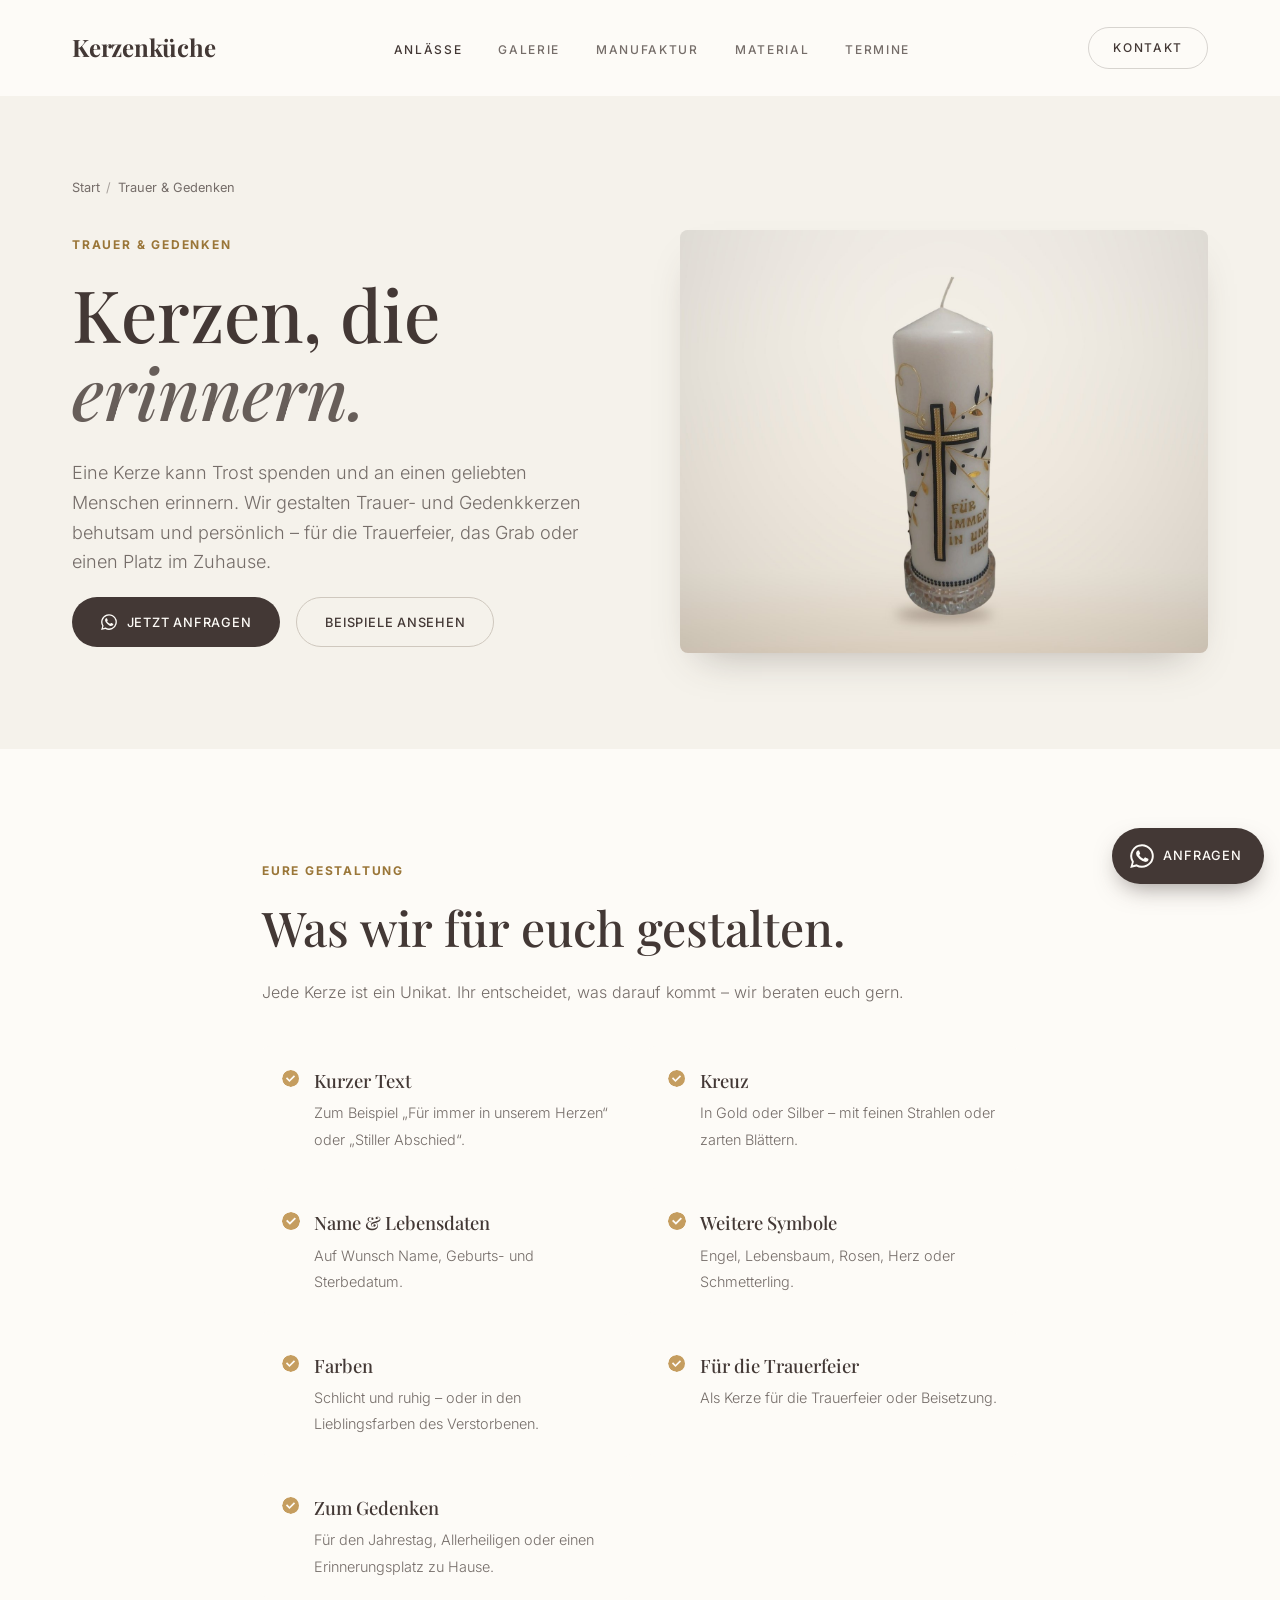
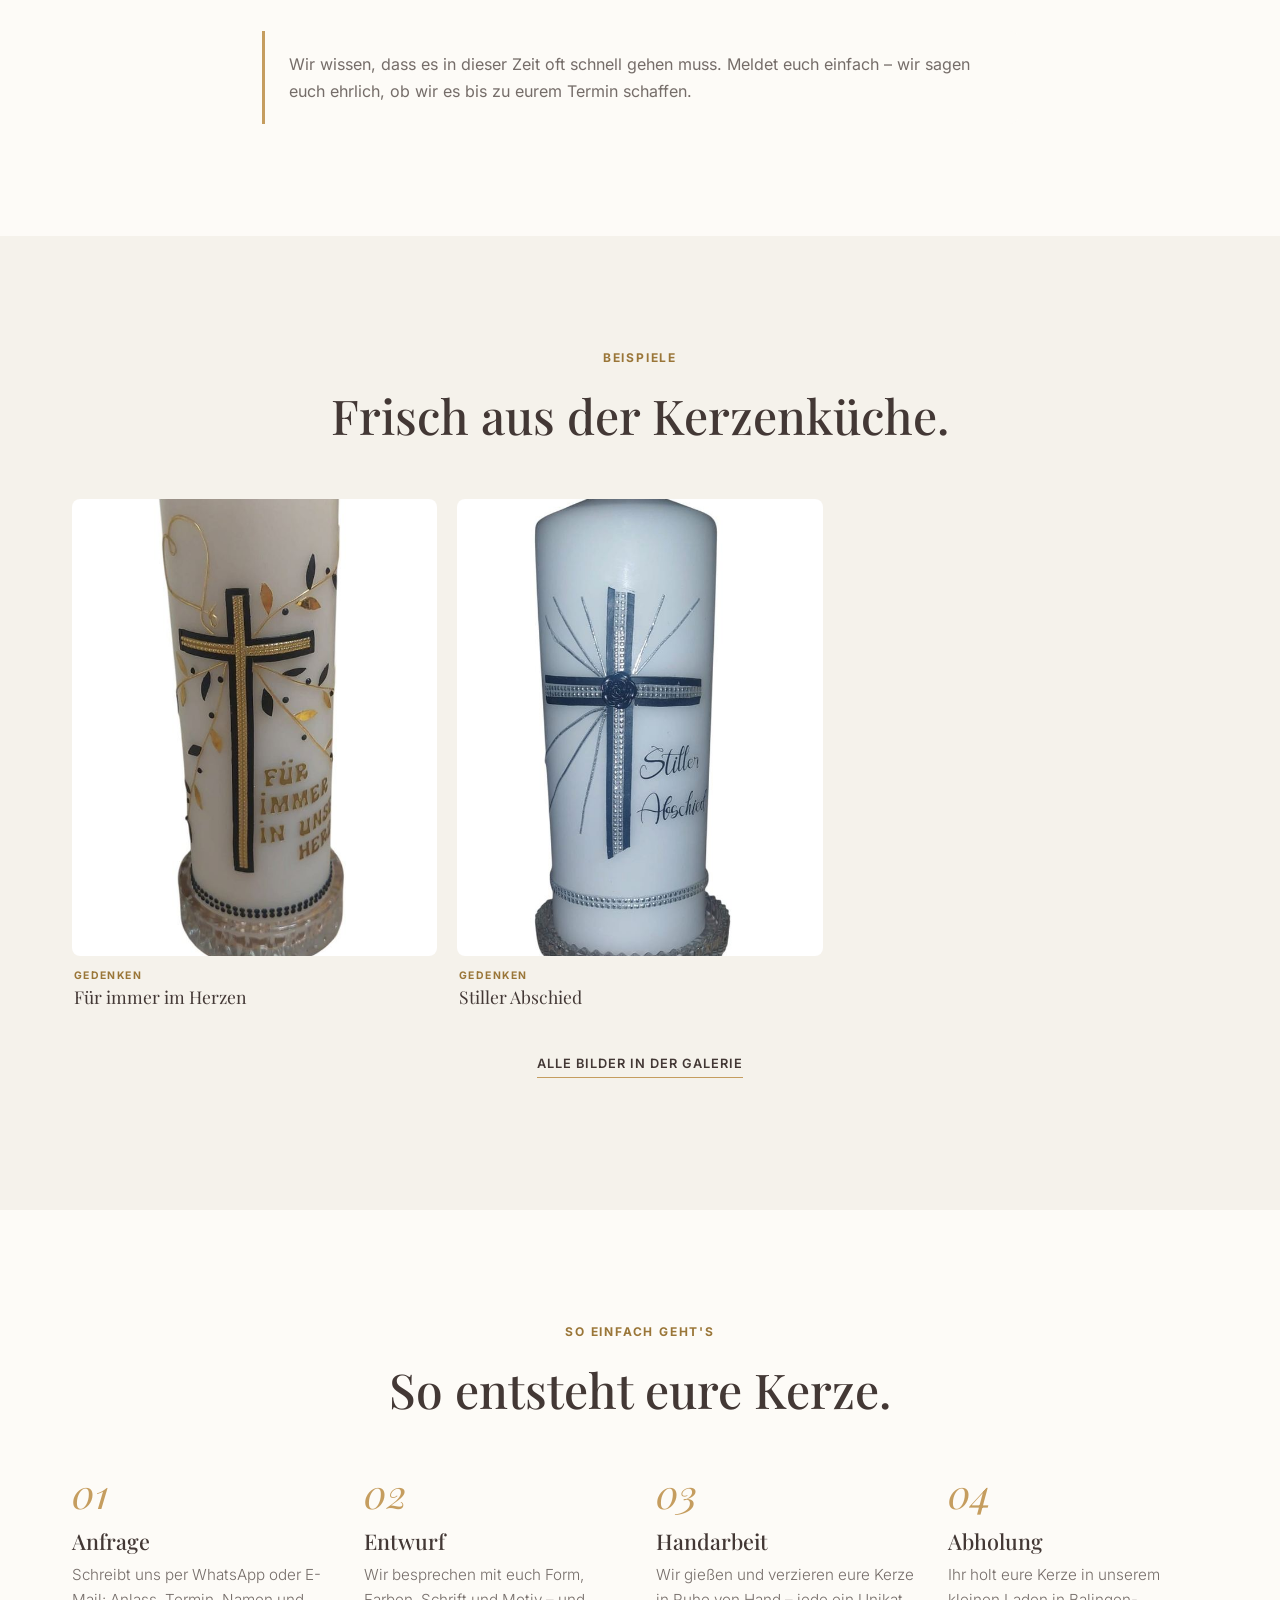
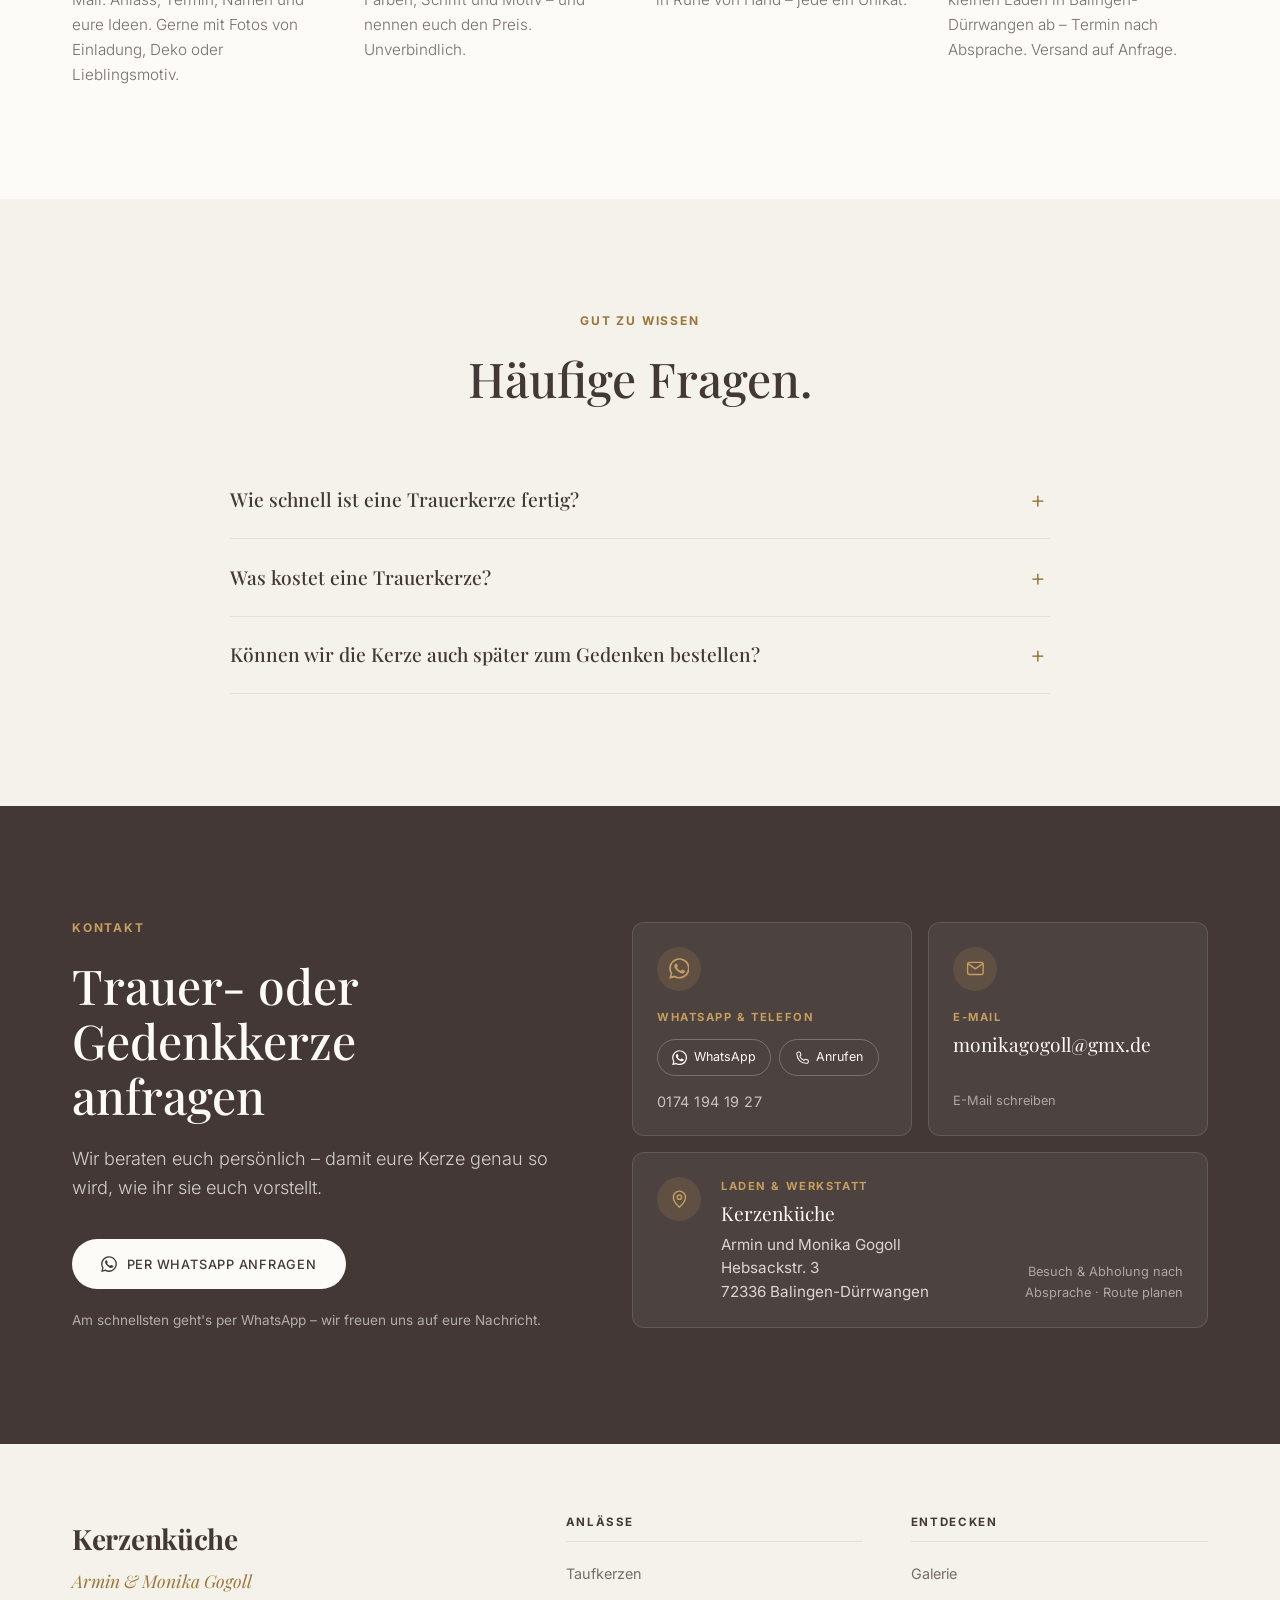
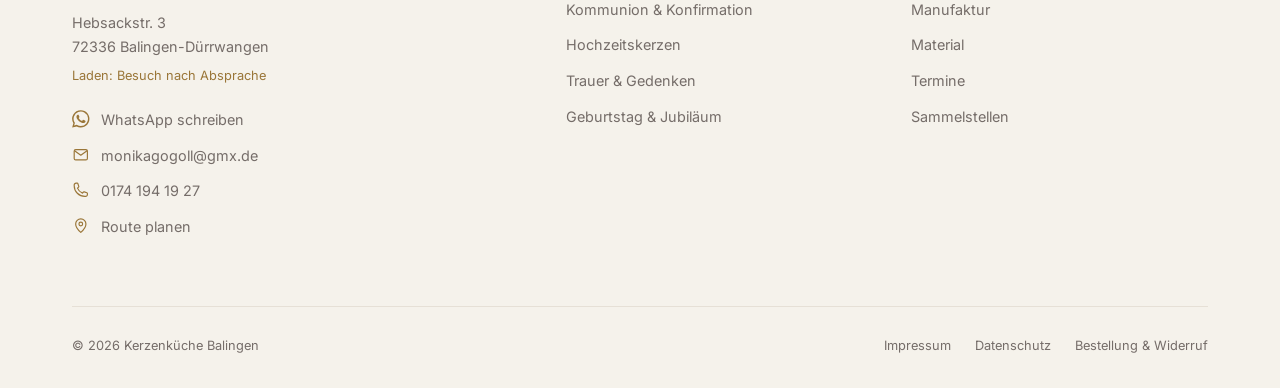
<file: trauerkerzen/index.html>
<!DOCTYPE html>
<html lang="de">
<head>
    <meta charset="UTF-8">
    <meta name="viewport" content="width=device-width, initial-scale=1.0">
    <title>Trauerkerzen &amp; Gedenkkerzen in Balingen | Kerzenküche</title>
    <meta name="description" content="Persönliche Trauerkerzen und Gedenkkerzen mit Name und Lebensdaten – behutsam von Hand gestaltet in Balingen für die Trauerfeier oder das Zuhause.">
    <link rel="canonical" href="https://www.xn--kerzenkche-geb.de/trauerkerzen/">

    <meta property="og:type" content="website">
    <meta property="og:locale" content="de_DE">
    <meta property="og:site_name" content="Kerzenküche Balingen">
    <meta property="og:title" content="Trauerkerzen &amp; Gedenkkerzen in Balingen | Kerzenküche">
    <meta property="og:description" content="Persönliche Trauerkerzen und Gedenkkerzen mit Name und Lebensdaten – behutsam von Hand gestaltet in Balingen für die Trauerfeier oder das Zuhause.">
    <meta property="og:url" content="https://www.xn--kerzenkche-geb.de/trauerkerzen/">
    <meta property="og:image" content="https://www.xn--kerzenkche-geb.de/og-image.jpg">
    <meta property="og:image:width" content="1200">
    <meta property="og:image:height" content="630">

    <link rel="icon" href="/favicon.svg" type="image/svg+xml">
    <link rel="preload" href="/fonts/playfair-display-latin-wght-normal.woff2" as="font" type="font/woff2" crossorigin>
    <link rel="preload" href="/fonts/inter-latin-wght-normal.woff2" as="font" type="font/woff2" crossorigin>
    <link rel="stylesheet" href="/css/style.css?v=20">
    <script>document.documentElement.classList.add('js');</script>
    <script type="application/ld+json">
{
  "@context": "https://schema.org",
  "@type": "LocalBusiness",
  "@id": "https://www.xn--kerzenkche-geb.de/#kerzenkueche",
  "name": "Kerzenküche",
  "description": "Handgegossene und personalisierte Kerzen aus Balingen: Taufkerzen, Kommunion- und Konfirmationskerzen, Hochzeitskerzen, Trauerkerzen und Wunschkerzen.",
  "url": "https://www.xn--kerzenkche-geb.de/",
  "image": "https://www.xn--kerzenkche-geb.de/og-image.jpg",
  "telephone": "+491741941927",
  "email": "monikagogoll@gmx.de",
  "founder": [
    {
      "@type": "Person",
      "name": "Monika Gogoll"
    },
    {
      "@type": "Person",
      "name": "Armin Gogoll"
    }
  ],
  "address": {
    "@type": "PostalAddress",
    "streetAddress": "Hebsackstraße 3",
    "postalCode": "72336",
    "addressLocality": "Balingen-Dürrwangen",
    "addressRegion": "Baden-Württemberg",
    "addressCountry": "DE"
  },
  "areaServed": [
    "Balingen",
    "Albstadt",
    "Hechingen",
    "Geislingen",
    "Rosenfeld",
    "Meßstetten",
    "Haigerloch",
    "Rottweil",
    "Zollernalbkreis"
  ],
  "knowsAbout": [
    "Taufkerzen",
    "Kommunionkerzen",
    "Konfirmationskerzen",
    "Hochzeitskerzen",
    "Trauerkerzen",
    "Bienenwachskerzen"
  ]
}
    </script>
    <script type="application/ld+json">
{
  "@context": "https://schema.org",
  "@type": "Service",
  "name": "Trauer & Gedenken",
  "serviceType": "Trauer & Gedenken",
  "provider": {
    "@id": "https://www.xn--kerzenkche-geb.de/#kerzenkueche"
  },
  "areaServed": [
    "Balingen",
    "Albstadt",
    "Hechingen",
    "Geislingen",
    "Rosenfeld",
    "Meßstetten",
    "Haigerloch",
    "Rottweil",
    "Zollernalbkreis"
  ],
  "description": "Persönliche Trauerkerzen und Gedenkkerzen mit Name und Lebensdaten – behutsam von Hand gestaltet in Balingen für die Trauerfeier oder das Zuhause."
}
    </script>
    <script type="application/ld+json">
{
  "@context": "https://schema.org",
  "@type": "BreadcrumbList",
  "itemListElement": [
    {
      "@type": "ListItem",
      "position": 1,
      "name": "Start",
      "item": "https://www.xn--kerzenkche-geb.de/"
    },
    {
      "@type": "ListItem",
      "position": 2,
      "name": "Trauer & Gedenken",
      "item": "https://www.xn--kerzenkche-geb.de/trauerkerzen/"
    }
  ]
}
    </script>
    <script type="application/ld+json">
{
  "@context": "https://schema.org",
  "@type": "FAQPage",
  "mainEntity": [
    {
      "@type": "Question",
      "name": "Wie schnell ist eine Trauerkerze fertig?",
      "acceptedAnswer": {
        "@type": "Answer",
        "text": "Das hängt von der Gestaltung ab. Ruft uns an oder schreibt uns – wir finden gemeinsam heraus, was bis zu eurem Termin möglich ist."
      }
    },
    {
      "@type": "Question",
      "name": "Was kostet eine Trauerkerze?",
      "acceptedAnswer": {
        "@type": "Answer",
        "text": "Der Preis richtet sich nach Größe und Gestaltung. Ihr bekommt vorab ein unverbindliches Angebot."
      }
    },
    {
      "@type": "Question",
      "name": "Können wir die Kerze auch später zum Gedenken bestellen?",
      "acceptedAnswer": {
        "@type": "Answer",
        "text": "Ja – zum Beispiel zum Jahrestag oder für einen Erinnerungsplatz zu Hause."
      }
    }
  ]
}
    </script>
</head>
<body>
    <a class="skip-link" href="#inhalt">Zum Inhalt springen</a>

    <header class="site-header">
        <div class="container">
            <nav class="nav" aria-label="Hauptnavigation">
                <a href="/" class="logo">Kerzenküche</a>

                <ul class="nav-links">
                    <li class="has-dropdown">
                        <a href="/#anlaesse" aria-current="page">Anlässe</a>
                        <ul class="dropdown">
                            <li><a href="/taufkerzen/">Taufkerzen</a></li>
                            <li><a href="/kommunion-konfirmation/">Kommunion &amp; Konfirmation</a></li>
                            <li><a href="/hochzeitskerzen/">Hochzeitskerzen</a></li>
                            <li><a href="/trauerkerzen/" aria-current="page">Trauer &amp; Gedenken</a></li>
                            <li><a href="/geburtstagskerzen/">Geburtstag &amp; Jubiläum</a></li>
                        </ul>
                    </li>
                    <li><a href="/galerie/">Galerie</a></li>
                    <li><a href="/#manufaktur">Manufaktur</a></li>
                    <li><a href="/#material">Material</a></li>
                    <li><a href="/#termine">Termine</a></li>
                </ul>

                <a href="#kontakt" class="nav-cta">Kontakt</a>

                <button class="menu-toggle" type="button" aria-expanded="false" aria-controls="mobile-menu" aria-label="Menü öffnen">
                    <svg class="icon-open" viewBox="0 0 24 24" fill="none" stroke="currentColor" stroke-width="1.6" aria-hidden="true"><path d="M3 7h18M3 12h18M3 17h18"/></svg>
                    <svg class="icon-close" viewBox="0 0 24 24" fill="none" stroke="currentColor" stroke-width="1.6" aria-hidden="true"><path d="M6 6l12 12M18 6L6 18"/></svg>
                </button>
            </nav>

            <div class="mobile-menu" id="mobile-menu">
                <ul>
                    <li><a href="/#anlaesse">Anlässe</a></li>
                    <li class="sub"><a href="/taufkerzen/">Taufkerzen</a></li>
                    <li class="sub"><a href="/kommunion-konfirmation/">Kommunion &amp; Konfirmation</a></li>
                    <li class="sub"><a href="/hochzeitskerzen/">Hochzeitskerzen</a></li>
                    <li class="sub"><a href="/trauerkerzen/">Trauer &amp; Gedenken</a></li>
                    <li class="sub"><a href="/geburtstagskerzen/">Geburtstag &amp; Jubiläum</a></li>
                    <li><a href="/galerie/">Galerie</a></li>
                    <li><a href="/#manufaktur">Manufaktur</a></li>
                    <li><a href="/#material">Material</a></li>
                    <li><a href="/#termine">Termine</a></li>
                    <li><a href="/#sammelstellen">Sammelstellen</a></li>
                </ul>
                <a href="#kontakt" class="btn btn--primary">Kontakt &amp; Anfrage</a>
            </div>
        </div>
    </header>

    <main id="inhalt">

        <section class="hero hero--page">
            <div class="container">
                <nav class="breadcrumb" aria-label="Brotkrümelnavigation"><a href="/">Start</a><span>/</span>Trauer &amp; Gedenken</nav>
                <div class="split">
                    <div>
                        <span class="eyebrow">Trauer &amp; Gedenken</span>
                        <h1 class="display">Kerzen, die <em>erinnern.</em></h1>
                        <p class="lead">Eine Kerze kann Trost spenden und an einen geliebten Menschen erinnern. Wir gestalten Trauer- und Gedenkkerzen behutsam und persönlich – für die Trauerfeier, das Grab oder einen Platz im Zuhause.</p>
                        <div class="btn-row">
                            <a href="https://wa.me/491741941927?text=Hallo%20Monika%20und%20Armin%2C%20ich%20interessiere%20mich%20f%C3%BCr%20eine%20Trauerkerze/Gedenkkerze.%0A%0AName%3A%0ALebensdaten%3A%0ATermin%3A" class="btn btn--primary" target="_blank" rel="noopener"><svg viewBox="0 0 24 24" fill="currentColor" aria-hidden="true"><path d="M17.5 14.4c-.3-.1-1.8-.9-2-1s-.5-.1-.7.1-.8 1-.9 1.2-.3.2-.6.1a8 8 0 01-2.4-1.5 9 9 0 01-1.6-2c-.2-.3 0-.5.1-.6l.4-.5.3-.5v-.5l-.9-2.2c-.2-.6-.5-.5-.7-.5h-.6a1.1 1.1 0 00-.8.4 3.4 3.4 0 00-1 2.5 5.9 5.9 0 001.2 3.1 13.5 13.5 0 005.2 4.6c1.9.8 2.7.9 3.6.7a3.1 3.1 0 002.1-1.4 2.5 2.5 0 00.2-1.5c-.1-.1-.3-.2-.6-.3zM12 21.8a9.8 9.8 0 01-5-1.4l-.4-.2-3.7 1 1-3.6-.2-.4A9.8 9.8 0 1112 21.8zm0-21.6A11.8 11.8 0 001.9 18l-1.7 6 6.2-1.6A11.8 11.8 0 1012 .2z"/></svg><span>Jetzt anfragen</span></a>
                            <a href="#beispiele" class="btn btn--outline">Beispiele ansehen</a>
                        </div>
                    </div>
                    <div>
                        <div class="media">
                            <img src="/galerie/bilder/trauerkerze-fuer-immer-in-unserem-herzen-quer.jpg" width="1500" height="1200" alt="Trauerkerze mit goldenem Kreuz: Für immer in unserem Herzen" fetchpriority="high">
                        </div>
                    </div>
                </div>
            </div>
        </section>

        <section class="section bg-paper">
            <div class="container container--narrow">
                <div class="reveal">
                    <span class="eyebrow">Eure Gestaltung</span>
                    <h2 class="title">Was wir für euch gestalten.</h2>
                    <p class="muted text-light" style="margin-bottom:2.5rem">Jede Kerze ist ein Unikat. Ihr entscheidet, was darauf kommt – wir beraten euch gern.</p>
                </div>
                <ul class="checklist reveal">
                    <li><strong>Kurzer Text</strong><span>Zum Beispiel „Für immer in unserem Herzen“ oder „Stiller Abschied“.</span></li>
                    <li><strong>Kreuz</strong><span>In Gold oder Silber – mit feinen Strahlen oder zarten Blättern.</span></li>
                    <li><strong>Name &amp; Lebensdaten</strong><span>Auf Wunsch Name, Geburts- und Sterbedatum.</span></li>
                    <li><strong>Weitere Symbole</strong><span>Engel, Lebensbaum, Rosen, Herz oder Schmetterling.</span></li>
                    <li><strong>Farben</strong><span>Schlicht und ruhig – oder in den Lieblingsfarben des Verstorbenen.</span></li>
                    <li><strong>Für die Trauerfeier</strong><span>Als Kerze für die Trauerfeier oder Beisetzung.</span></li>
                    <li><strong>Zum Gedenken</strong><span>Für den Jahrestag, Allerheiligen oder einen Erinnerungsplatz zu Hause.</span></li>
                </ul>
                <div class="note reveal"><p class="muted">Wir wissen, dass es in dieser Zeit oft schnell gehen muss. Meldet euch einfach – wir sagen euch ehrlich, ob wir es bis zu eurem Termin schaffen.</p></div>
            </div>
        </section>

        <section id="beispiele" class="section bg-sand">
            <div class="container">
                <div class="section-head reveal">
                    <span class="eyebrow">Beispiele</span>
                    <h2 class="title">Frisch aus der Kerzenküche.</h2>
                </div>
                <div class="gallery" data-galerie="trauer" data-limit="6"><figure style="margin:0"><button type="button" class="gallery-item" aria-label="Bild vergrößern: Trauerkerze mit goldenem Kreuz: „Für immer in unserem Herzen“"><img src="/galerie/bilder/thumbs/trauerkerze-fuer-immer-in-unserem-herzen.jpg" alt="Trauerkerze mit goldenem Kreuz: „Für immer in unserem Herzen“" loading="lazy" decoding="async"></button><figcaption class="gallery-caption"><span class="gallery-cat">Gedenken</span><span class="gallery-name">Für immer im Herzen</span></figcaption></figure><figure style="margin:0"><button type="button" class="gallery-item" aria-label="Bild vergrößern: Trauerkerze mit silbernem Kreuz: „Stiller Abschied“"><img src="/galerie/bilder/thumbs/trauerkerze-stiller-abschied.jpg" alt="Trauerkerze mit silbernem Kreuz: „Stiller Abschied“" loading="lazy" decoding="async"></button><figcaption class="gallery-caption"><span class="gallery-cat">Gedenken</span><span class="gallery-name">Stiller Abschied</span></figcaption></figure></div>
                <p class="center" style="margin-top:2.5rem"><a href="/galerie/#trauer" class="link-arrow">Alle Bilder in der Galerie</a></p>
            </div>
        </section>

        <section class="section bg-paper">
            <div class="container">
                <div class="section-head reveal">
                    <span class="eyebrow">So einfach geht's</span>
                    <h2 class="title">So entsteht eure Kerze.</h2>
                </div>
                <div class="reveal">
                <ol class="steps">
                    <li>
                        <h3>Anfrage</h3>
                        <p>Schreibt uns per WhatsApp oder E-Mail: Anlass, Termin, Namen und eure Ideen. Gerne mit Fotos von Einladung, Deko oder Lieblingsmotiv.</p>
                    </li>
                    <li>
                        <h3>Entwurf</h3>
                        <p>Wir besprechen mit euch Form, Farben, Schrift und Motiv – und nennen euch den Preis. Unverbindlich.</p>
                    </li>
                    <li>
                        <h3>Handarbeit</h3>
                        <p>Wir gießen und verzieren eure Kerze in Ruhe von Hand – jede ein Unikat.</p>
                    </li>
                    <li>
                        <h3>Abholung</h3>
                        <p>Ihr holt eure Kerze in unserem kleinen Laden in Balingen-Dürrwangen ab – Termin nach Absprache. Versand auf Anfrage.</p>
                    </li>
                </ol>
                </div>
            </div>
        </section>

        <section class="section bg-sand">
            <div class="container">
                <div class="section-head reveal">
                    <span class="eyebrow">Gut zu wissen</span>
                    <h2 class="title">Häufige Fragen.</h2>
                </div>
                <div class="faq reveal">
                <details>
                    <summary>Wie schnell ist eine Trauerkerze fertig?</summary>
                    <div><p>Das hängt von der Gestaltung ab. Ruft uns an oder schreibt uns – wir finden gemeinsam heraus, was bis zu eurem Termin möglich ist.</p></div>
                </details>
                <details>
                    <summary>Was kostet eine Trauerkerze?</summary>
                    <div><p>Der Preis richtet sich nach Größe und Gestaltung. Ihr bekommt vorab ein unverbindliches Angebot.</p></div>
                </details>
                <details>
                    <summary>Können wir die Kerze auch später zum Gedenken bestellen?</summary>
                    <div><p>Ja – zum Beispiel zum Jahrestag oder für einen Erinnerungsplatz zu Hause.</p></div>
                </details>
                </div>
            </div>
        </section>

        <section id="kontakt" class="section bg-dark contact">
            <div class="container contact-grid">
                <div class="contact-intro reveal">
                    <span class="eyebrow">Kontakt</span>
                    <h2>Trauer- oder Gedenkkerze anfragen</h2>
                    <p class="lead">Wir beraten euch persönlich – damit eure Kerze genau so wird, wie ihr sie euch vorstellt.</p>
                    <a href="https://wa.me/491741941927?text=Hallo%20Monika%20und%20Armin%2C%20ich%20interessiere%20mich%20f%C3%BCr%20eine%20Trauerkerze/Gedenkkerze.%0A%0AName%3A%0ALebensdaten%3A%0ATermin%3A" class="btn btn--light" target="_blank" rel="noopener"><svg viewBox="0 0 24 24" fill="currentColor" aria-hidden="true"><path d="M17.5 14.4c-.3-.1-1.8-.9-2-1s-.5-.1-.7.1-.8 1-.9 1.2-.3.2-.6.1a8 8 0 01-2.4-1.5 9 9 0 01-1.6-2c-.2-.3 0-.5.1-.6l.4-.5.3-.5v-.5l-.9-2.2c-.2-.6-.5-.5-.7-.5h-.6a1.1 1.1 0 00-.8.4 3.4 3.4 0 00-1 2.5 5.9 5.9 0 001.2 3.1 13.5 13.5 0 005.2 4.6c1.9.8 2.7.9 3.6.7a3.1 3.1 0 002.1-1.4 2.5 2.5 0 00.2-1.5c-.1-.1-.3-.2-.6-.3zM12 21.8a9.8 9.8 0 01-5-1.4l-.4-.2-3.7 1 1-3.6-.2-.4A9.8 9.8 0 1112 21.8zm0-21.6A11.8 11.8 0 001.9 18l-1.7 6 6.2-1.6A11.8 11.8 0 1012 .2z"/></svg><span>Per WhatsApp anfragen</span></a>
                    <p class="contact-tip">Am schnellsten geht's per WhatsApp – wir freuen uns auf eure Nachricht.</p>
                </div>
                <ul class="contact-cards reveal">
                    <li>
                        <div class="contact-box">
                            <span class="contact-icon"><svg viewBox="0 0 24 24" fill="currentColor" aria-hidden="true"><path d="M17.5 14.4c-.3-.1-1.8-.9-2-1s-.5-.1-.7.1-.8 1-.9 1.2-.3.2-.6.1a8 8 0 01-2.4-1.5 9 9 0 01-1.6-2c-.2-.3 0-.5.1-.6l.4-.5.3-.5v-.5l-.9-2.2c-.2-.6-.5-.5-.7-.5h-.6a1.1 1.1 0 00-.8.4 3.4 3.4 0 00-1 2.5 5.9 5.9 0 001.2 3.1 13.5 13.5 0 005.2 4.6c1.9.8 2.7.9 3.6.7a3.1 3.1 0 002.1-1.4 2.5 2.5 0 00.2-1.5c-.1-.1-.3-.2-.6-.3zM12 21.8a9.8 9.8 0 01-5-1.4l-.4-.2-3.7 1 1-3.6-.2-.4A9.8 9.8 0 1112 21.8zm0-21.6A11.8 11.8 0 001.9 18l-1.7 6 6.2-1.6A11.8 11.8 0 1012 .2z"/></svg></span>
                            <span class="contact-label">WhatsApp &amp; Telefon</span>
                            <span class="contact-actions">
                                <a href="https://wa.me/491741941927?text=Hallo%20Monika%20und%20Armin%2C%20ich%20interessiere%20mich%20f%C3%BCr%20eine%20Trauerkerze/Gedenkkerze.%0A%0AName%3A%0ALebensdaten%3A%0ATermin%3A" target="_blank" rel="noopener"><svg viewBox="0 0 24 24" fill="currentColor" aria-hidden="true"><path d="M17.5 14.4c-.3-.1-1.8-.9-2-1s-.5-.1-.7.1-.8 1-.9 1.2-.3.2-.6.1a8 8 0 01-2.4-1.5 9 9 0 01-1.6-2c-.2-.3 0-.5.1-.6l.4-.5.3-.5v-.5l-.9-2.2c-.2-.6-.5-.5-.7-.5h-.6a1.1 1.1 0 00-.8.4 3.4 3.4 0 00-1 2.5 5.9 5.9 0 001.2 3.1 13.5 13.5 0 005.2 4.6c1.9.8 2.7.9 3.6.7a3.1 3.1 0 002.1-1.4 2.5 2.5 0 00.2-1.5c-.1-.1-.3-.2-.6-.3zM12 21.8a9.8 9.8 0 01-5-1.4l-.4-.2-3.7 1 1-3.6-.2-.4A9.8 9.8 0 1112 21.8zm0-21.6A11.8 11.8 0 001.9 18l-1.7 6 6.2-1.6A11.8 11.8 0 1012 .2z"/></svg>WhatsApp</a>
                                <a href="tel:+491741941927"><svg viewBox="0 0 24 24" fill="none" stroke="currentColor" stroke-width="1.6" aria-hidden="true"><path stroke-linecap="round" stroke-linejoin="round" d="M3 5.5A2.5 2.5 0 015.5 3h1.6a1 1 0 01.95.68l1.2 3.6a1 1 0 01-.27 1.05l-1.5 1.4a12 12 0 006.8 6.8l1.4-1.5a1 1 0 011.05-.27l3.6 1.2a1 1 0 01.68.95v1.6A2.5 2.5 0 0118.5 21h-1C9.5 21 3 14.5 3 6.5v-1z"/></svg>Anrufen</a>
                            </span>
                            <span class="contact-value">0174 194 19 27</span>
                        </div>
                    </li>
                    <li>
                        <a href="mailto:monikagogoll@gmx.de">
                            <span class="contact-icon"><svg viewBox="0 0 24 24" fill="none" stroke="currentColor" stroke-width="1.6" aria-hidden="true"><rect x="3" y="5" width="18" height="14" rx="2"/><path stroke-linecap="round" stroke-linejoin="round" d="M3.5 6.5l8.5 6 8.5-6"/></svg></span>
                            <span class="contact-label">E-Mail</span>
                            <span class="contact-value">monikagogoll@gmx.de</span>
                            <span class="contact-hint">E-Mail schreiben</span>
                        </a>
                    </li>
                    <li class="contact-card--wide">
                        <a href="https://www.google.com/maps/search/?api=1&query=Hebsackstra%C3%9Fe%203%2C%2072336%20Balingen-D%C3%BCrrwangen" target="_blank" rel="noopener">
                            <span class="contact-icon"><svg viewBox="0 0 24 24" fill="none" stroke="currentColor" stroke-width="1.6" aria-hidden="true"><path stroke-linecap="round" stroke-linejoin="round" d="M12 21s-7-6.1-7-11.5a7 7 0 0114 0C19 14.9 12 21 12 21z"/><circle cx="12" cy="9.5" r="2.5"/></svg></span>
                            <span class="contact-label">Laden &amp; Werkstatt</span>
                            <span class="contact-value">Kerzenküche</span>
                            <span class="contact-address">Armin und Monika Gogoll<br>Hebsackstr. 3<br>72336 Balingen-Dürrwangen</span>
                            <span class="contact-hint">Besuch &amp; Abholung nach Absprache · Route planen</span>
                        </a>
                    </li>
                </ul>
            </div>
        </section>
    </main>

    <footer class="site-footer">
        <div class="container">
            <div class="footer-grid">
                <div class="footer-brand">
                    <a href="/" class="logo">Kerzenküche</a>
                    <p class="footer-sign">Armin &amp; Monika Gogoll</p>
                    <address>
                        Hebsackstr. 3<br>
                        72336 Balingen-Dürrwangen<br>
                        <span class="footer-note">Laden: Besuch nach Absprache</span>
                    </address>
                    <ul class="footer-contact">
                        <li><a href="https://wa.me/491741941927?text=Hallo%20Monika%20und%20Armin%2C%20ich%20interessiere%20mich%20f%C3%BCr%20eine%20Wunschkerze." target="_blank" rel="noopener"><svg viewBox="0 0 24 24" fill="currentColor" aria-hidden="true"><path d="M17.5 14.4c-.3-.1-1.8-.9-2-1s-.5-.1-.7.1-.8 1-.9 1.2-.3.2-.6.1a8 8 0 01-2.4-1.5 9 9 0 01-1.6-2c-.2-.3 0-.5.1-.6l.4-.5.3-.5v-.5l-.9-2.2c-.2-.6-.5-.5-.7-.5h-.6a1.1 1.1 0 00-.8.4 3.4 3.4 0 00-1 2.5 5.9 5.9 0 001.2 3.1 13.5 13.5 0 005.2 4.6c1.9.8 2.7.9 3.6.7a3.1 3.1 0 002.1-1.4 2.5 2.5 0 00.2-1.5c-.1-.1-.3-.2-.6-.3zM12 21.8a9.8 9.8 0 01-5-1.4l-.4-.2-3.7 1 1-3.6-.2-.4A9.8 9.8 0 1112 21.8zm0-21.6A11.8 11.8 0 001.9 18l-1.7 6 6.2-1.6A11.8 11.8 0 1012 .2z"/></svg><span>WhatsApp schreiben</span></a></li>
                        <li><a href="mailto:monikagogoll@gmx.de"><svg viewBox="0 0 24 24" fill="none" stroke="currentColor" stroke-width="1.6" aria-hidden="true"><rect x="3" y="5" width="18" height="14" rx="2"/><path stroke-linecap="round" stroke-linejoin="round" d="M3.5 6.5l8.5 6 8.5-6"/></svg><span>monikagogoll@gmx.de</span></a></li>
                        <li><a href="tel:+491741941927"><svg viewBox="0 0 24 24" fill="none" stroke="currentColor" stroke-width="1.6" aria-hidden="true"><path stroke-linecap="round" stroke-linejoin="round" d="M3 5.5A2.5 2.5 0 015.5 3h1.6a1 1 0 01.95.68l1.2 3.6a1 1 0 01-.27 1.05l-1.5 1.4a12 12 0 006.8 6.8l1.4-1.5a1 1 0 011.05-.27l3.6 1.2a1 1 0 01.68.95v1.6A2.5 2.5 0 0118.5 21h-1C9.5 21 3 14.5 3 6.5v-1z"/></svg><span>0174 194 19 27</span></a></li>
                        <li><a href="https://www.google.com/maps/search/?api=1&query=Hebsackstra%C3%9Fe%203%2C%2072336%20Balingen-D%C3%BCrrwangen" target="_blank" rel="noopener"><svg viewBox="0 0 24 24" fill="none" stroke="currentColor" stroke-width="1.6" aria-hidden="true"><path stroke-linecap="round" stroke-linejoin="round" d="M12 21s-7-6.1-7-11.5a7 7 0 0114 0C19 14.9 12 21 12 21z"/><circle cx="12" cy="9.5" r="2.5"/></svg><span>Route planen</span></a></li>
                    </ul>
                </div>
                <nav aria-label="Anlässe">
                    <h4>Anlässe</h4>
                    <ul>
                        <li><a href="/taufkerzen/">Taufkerzen</a></li>
                        <li><a href="/kommunion-konfirmation/">Kommunion &amp; Konfirmation</a></li>
                        <li><a href="/hochzeitskerzen/">Hochzeitskerzen</a></li>
                        <li><a href="/trauerkerzen/">Trauer &amp; Gedenken</a></li>
                        <li><a href="/geburtstagskerzen/">Geburtstag &amp; Jubiläum</a></li>
                    </ul>
                </nav>
                <nav aria-label="Entdecken">
                    <h4>Entdecken</h4>
                    <ul>
                        <li><a href="/galerie/">Galerie</a></li>
                        <li><a href="/#manufaktur">Manufaktur</a></li>
                        <li><a href="/#material">Material</a></li>
                        <li><a href="/#termine">Termine</a></li>
                        <li><a href="/#sammelstellen">Sammelstellen</a></li>
                    </ul>
                </nav>
            </div>
            <div class="footer-bottom">
                <span>&copy; 2026 Kerzenküche Balingen</span>
                <ul>
                    <li><a href="/impressum/">Impressum</a></li>
                    <li><a href="/datenschutz/">Datenschutz</a></li>
                    <li><a href="/widerruf/">Bestellung &amp; Widerruf</a></li>
                </ul>
            </div>
        </div>
    </footer>

    <script src="/galerie/bilder.js?v=7"></script>
    <script src="/js/main.js?v=12"></script>
</body>
</html>
</file>
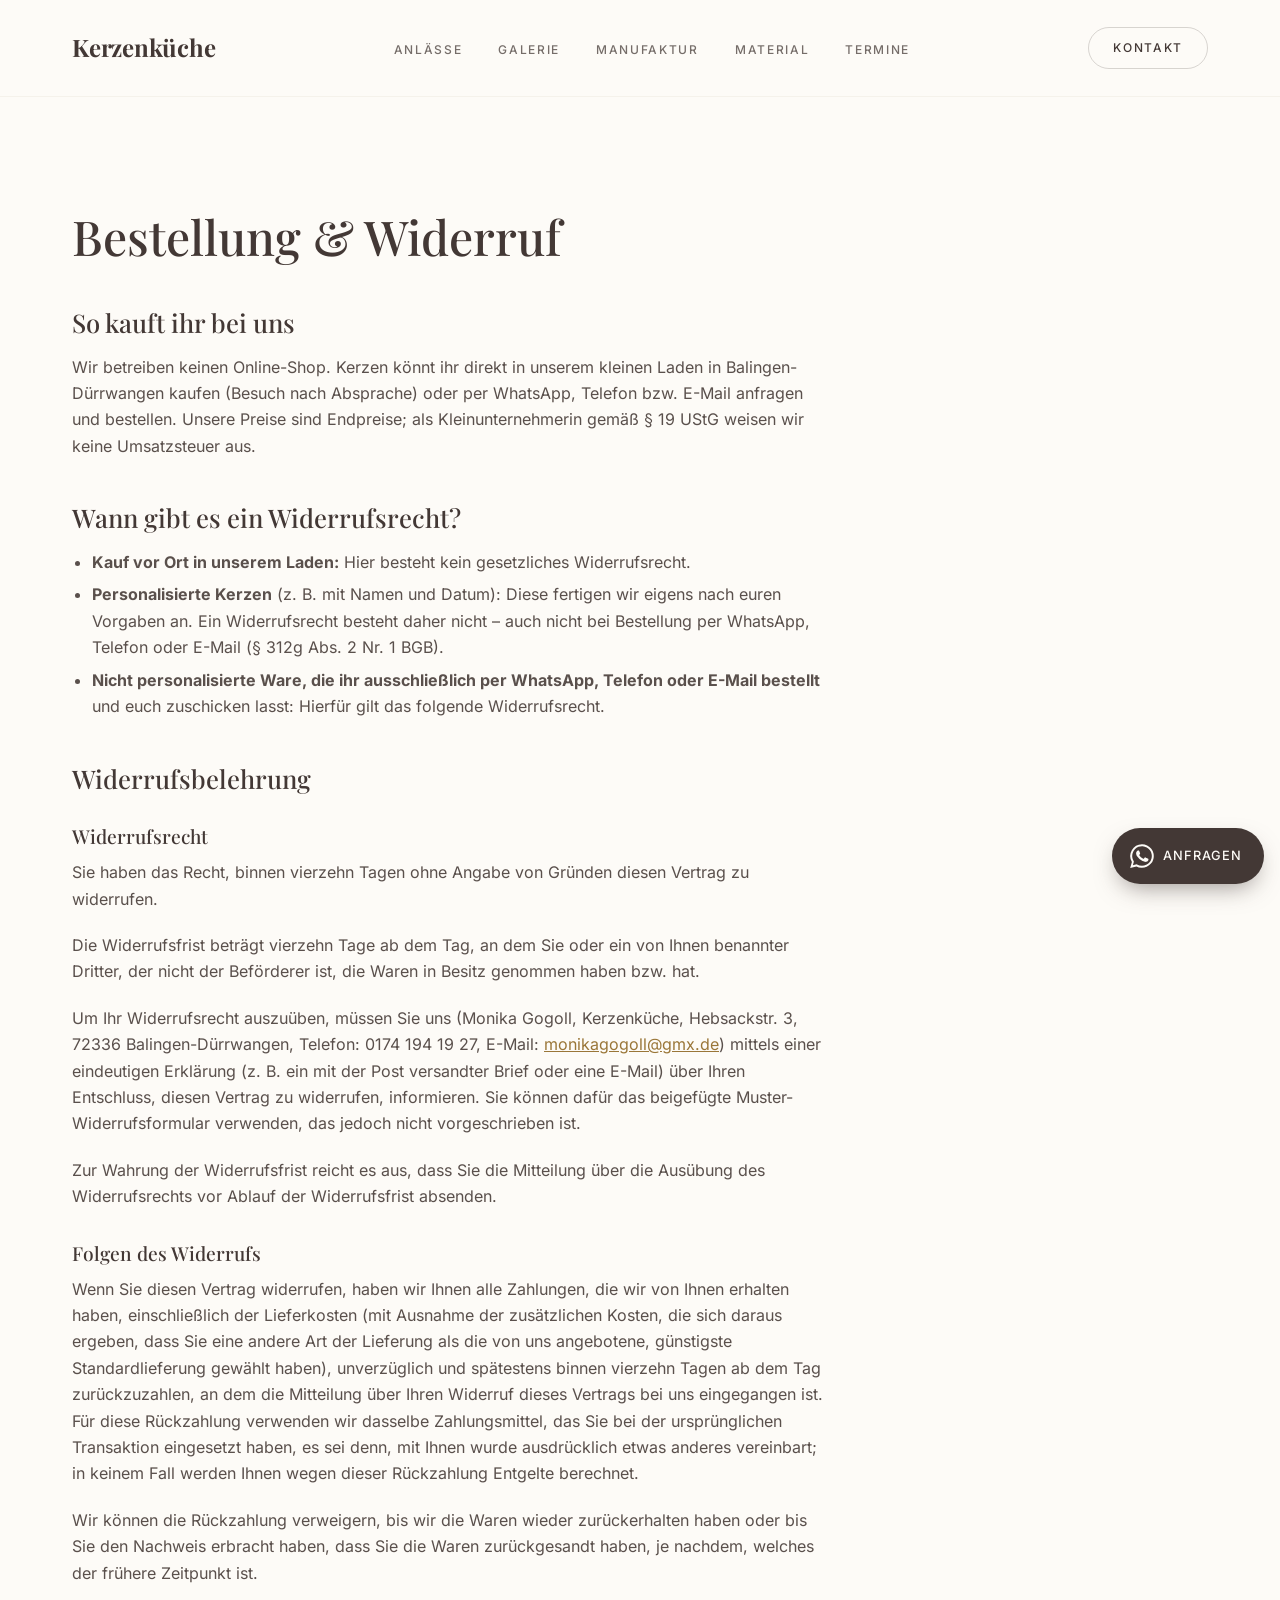
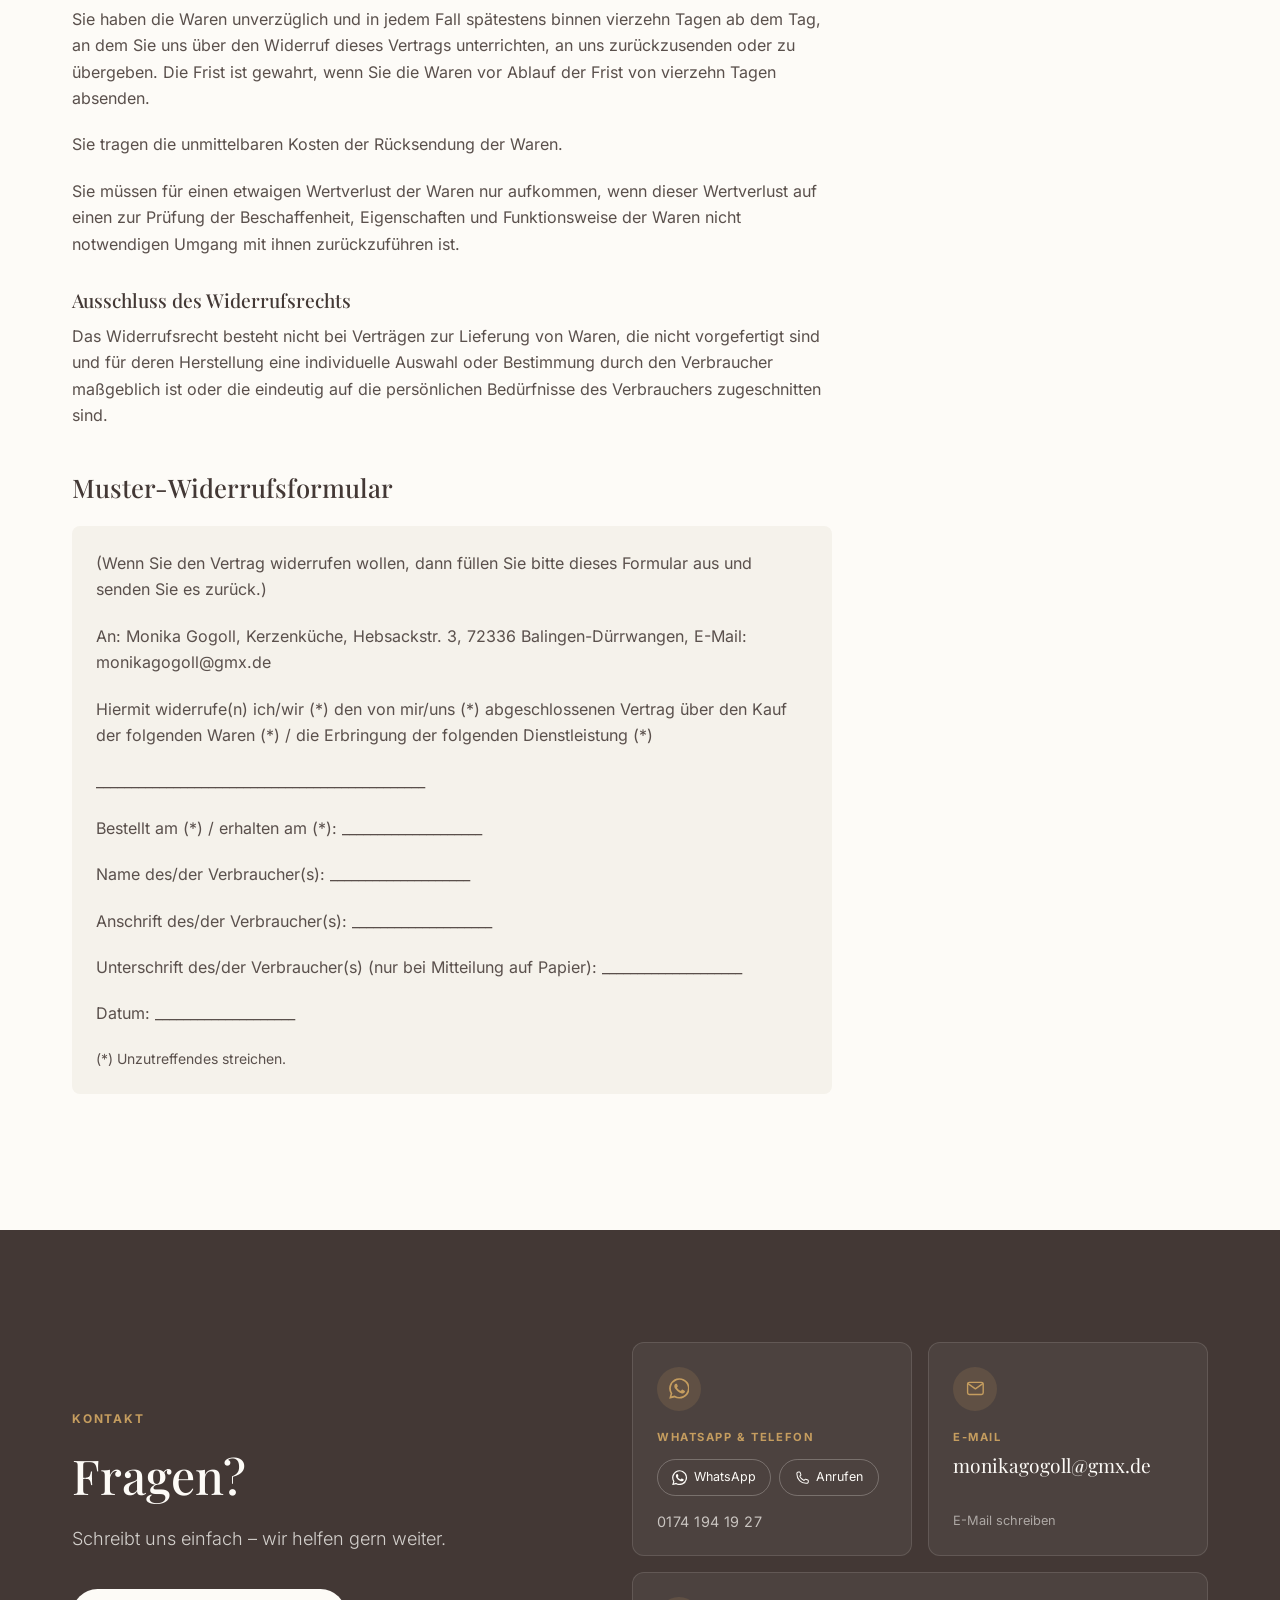
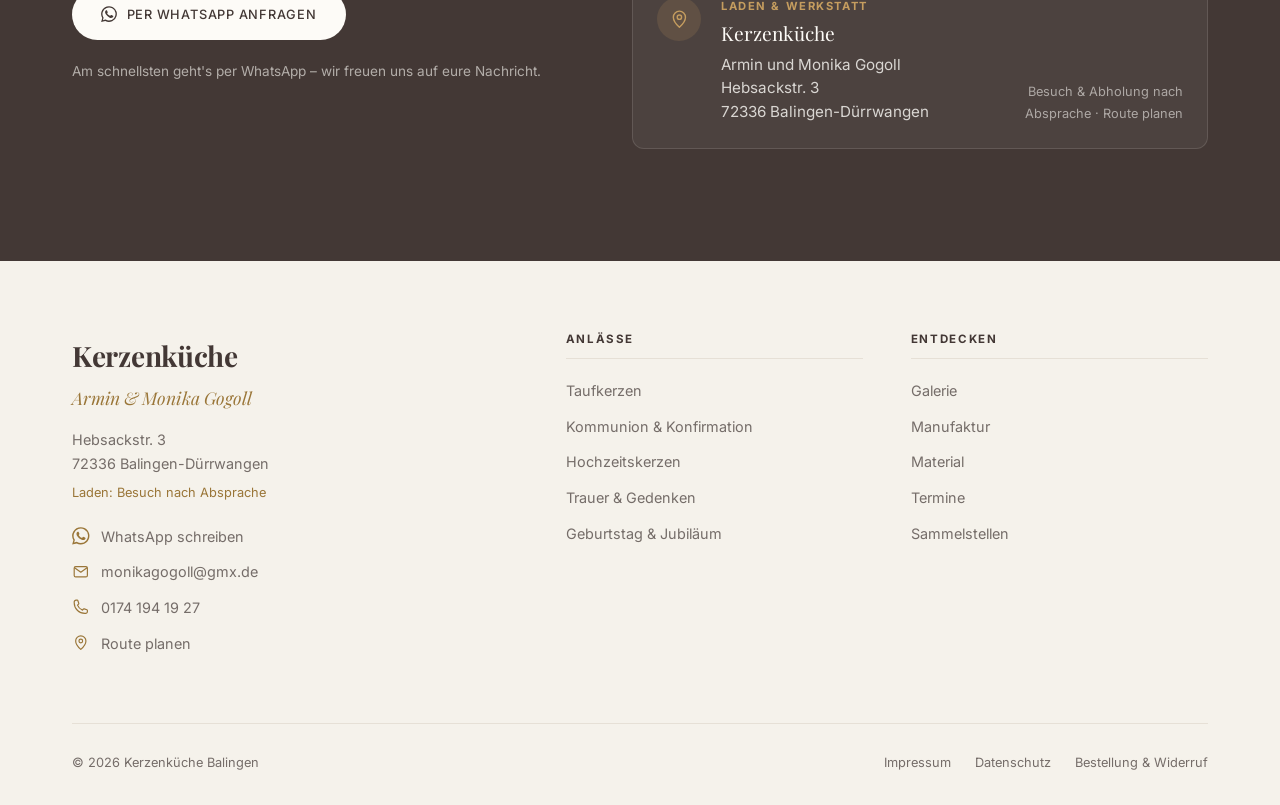
<file: widerruf/index.html>
<!DOCTYPE html>
<html lang="de">
<head>
    <meta charset="UTF-8">
    <meta name="viewport" content="width=device-width, initial-scale=1.0">
    <title>Bestellung &amp; Widerruf | Kerzenküche Balingen</title>
    <meta name="description" content="Hinweise zur Bestellung und Widerrufsbelehrung der Kerzenküche Balingen.">
    <link rel="canonical" href="https://www.xn--kerzenkche-geb.de/widerruf/">

    <meta property="og:type" content="website">
    <meta property="og:locale" content="de_DE">
    <meta property="og:site_name" content="Kerzenküche Balingen">
    <meta property="og:title" content="Bestellung &amp; Widerruf | Kerzenküche Balingen">
    <meta property="og:description" content="Hinweise zur Bestellung und Widerrufsbelehrung der Kerzenküche Balingen.">
    <meta property="og:url" content="https://www.xn--kerzenkche-geb.de/widerruf/">
    <meta property="og:image" content="https://www.xn--kerzenkche-geb.de/og-image.jpg">
    <meta property="og:image:width" content="1200">
    <meta property="og:image:height" content="630">

    <link rel="icon" href="/favicon.svg" type="image/svg+xml">
    <link rel="preload" href="/fonts/playfair-display-latin-wght-normal.woff2" as="font" type="font/woff2" crossorigin>
    <link rel="preload" href="/fonts/inter-latin-wght-normal.woff2" as="font" type="font/woff2" crossorigin>
    <link rel="stylesheet" href="/css/style.css?v=20">
    <script>document.documentElement.classList.add('js');</script>
</head>
<body>
    <a class="skip-link" href="#inhalt">Zum Inhalt springen</a>

    <header class="site-header">
        <div class="container">
            <nav class="nav" aria-label="Hauptnavigation">
                <a href="/" class="logo">Kerzenküche</a>

                <ul class="nav-links">
                    <li class="has-dropdown">
                        <a href="/#anlaesse">Anlässe</a>
                        <ul class="dropdown">
                            <li><a href="/taufkerzen/">Taufkerzen</a></li>
                            <li><a href="/kommunion-konfirmation/">Kommunion &amp; Konfirmation</a></li>
                            <li><a href="/hochzeitskerzen/">Hochzeitskerzen</a></li>
                            <li><a href="/trauerkerzen/">Trauer &amp; Gedenken</a></li>
                            <li><a href="/geburtstagskerzen/">Geburtstag &amp; Jubiläum</a></li>
                        </ul>
                    </li>
                    <li><a href="/galerie/">Galerie</a></li>
                    <li><a href="/#manufaktur">Manufaktur</a></li>
                    <li><a href="/#material">Material</a></li>
                    <li><a href="/#termine">Termine</a></li>
                </ul>

                <a href="#kontakt" class="nav-cta">Kontakt</a>

                <button class="menu-toggle" type="button" aria-expanded="false" aria-controls="mobile-menu" aria-label="Menü öffnen">
                    <svg class="icon-open" viewBox="0 0 24 24" fill="none" stroke="currentColor" stroke-width="1.6" aria-hidden="true"><path d="M3 7h18M3 12h18M3 17h18"/></svg>
                    <svg class="icon-close" viewBox="0 0 24 24" fill="none" stroke="currentColor" stroke-width="1.6" aria-hidden="true"><path d="M6 6l12 12M18 6L6 18"/></svg>
                </button>
            </nav>

            <div class="mobile-menu" id="mobile-menu">
                <ul>
                    <li><a href="/#anlaesse">Anlässe</a></li>
                    <li class="sub"><a href="/taufkerzen/">Taufkerzen</a></li>
                    <li class="sub"><a href="/kommunion-konfirmation/">Kommunion &amp; Konfirmation</a></li>
                    <li class="sub"><a href="/hochzeitskerzen/">Hochzeitskerzen</a></li>
                    <li class="sub"><a href="/trauerkerzen/">Trauer &amp; Gedenken</a></li>
                    <li class="sub"><a href="/geburtstagskerzen/">Geburtstag &amp; Jubiläum</a></li>
                    <li><a href="/galerie/">Galerie</a></li>
                    <li><a href="/#manufaktur">Manufaktur</a></li>
                    <li><a href="/#material">Material</a></li>
                    <li><a href="/#termine">Termine</a></li>
                    <li><a href="/#sammelstellen">Sammelstellen</a></li>
                </ul>
                <a href="#kontakt" class="btn btn--primary">Kontakt &amp; Anfrage</a>
            </div>
        </div>
    </header>

    <main id="inhalt">

        <section class="section bg-paper">
            <div class="container">
                <div class="prose">

                    <h1>Bestellung &amp; Widerruf</h1>

                    <h2>So kauft ihr bei uns</h2>
                    <p>Wir betreiben keinen Online-Shop. Kerzen könnt ihr direkt in unserem kleinen Laden in Balingen-Dürrwangen kaufen (Besuch nach Absprache) oder per WhatsApp, Telefon bzw. E-Mail anfragen und bestellen. Unsere Preise sind Endpreise; als Kleinunternehmerin gemäß § 19 UStG weisen wir keine Umsatzsteuer aus.</p>

                    <h2>Wann gibt es ein Widerrufsrecht?</h2>
                    <ul>
                        <li><strong>Kauf vor Ort in unserem Laden:</strong> Hier besteht kein gesetzliches Widerrufsrecht.</li>
                        <li><strong>Personalisierte Kerzen</strong> (z.&nbsp;B. mit Namen und Datum): Diese fertigen wir eigens nach euren Vorgaben an. Ein Widerrufsrecht besteht daher nicht – auch nicht bei Bestellung per WhatsApp, Telefon oder E-Mail (§ 312g Abs. 2 Nr. 1 BGB).</li>
                        <li><strong>Nicht personalisierte Ware, die ihr ausschließlich per WhatsApp, Telefon oder E-Mail bestellt</strong> und euch zuschicken lasst: Hierfür gilt das folgende Widerrufsrecht.</li>
                    </ul>

                    <h2>Widerrufsbelehrung</h2>
                    <h3>Widerrufsrecht</h3>
                    <p>Sie haben das Recht, binnen vierzehn Tagen ohne Angabe von Gründen diesen Vertrag zu widerrufen.</p>
                    <p>Die Widerrufsfrist beträgt vierzehn Tage ab dem Tag, an dem Sie oder ein von Ihnen benannter Dritter, der nicht der Beförderer ist, die Waren in Besitz genommen haben bzw. hat.</p>
                    <p>Um Ihr Widerrufsrecht auszuüben, müssen Sie uns (Monika Gogoll, Kerzenküche, Hebsackstr. 3, 72336 Balingen-Dürrwangen, Telefon: 0174 194 19 27, E-Mail: <a href="mailto:monikagogoll@gmx.de">monikagogoll@gmx.de</a>) mittels einer eindeutigen Erklärung (z.&nbsp;B. ein mit der Post versandter Brief oder eine E-Mail) über Ihren Entschluss, diesen Vertrag zu widerrufen, informieren. Sie können dafür das beigefügte Muster-Widerrufsformular verwenden, das jedoch nicht vorgeschrieben ist.</p>
                    <p>Zur Wahrung der Widerrufsfrist reicht es aus, dass Sie die Mitteilung über die Ausübung des Widerrufsrechts vor Ablauf der Widerrufsfrist absenden.</p>

                    <h3>Folgen des Widerrufs</h3>
                    <p>Wenn Sie diesen Vertrag widerrufen, haben wir Ihnen alle Zahlungen, die wir von Ihnen erhalten haben, einschließlich der Lieferkosten (mit Ausnahme der zusätzlichen Kosten, die sich daraus ergeben, dass Sie eine andere Art der Lieferung als die von uns angebotene, günstigste Standardlieferung gewählt haben), unverzüglich und spätestens binnen vierzehn Tagen ab dem Tag zurückzuzahlen, an dem die Mitteilung über Ihren Widerruf dieses Vertrags bei uns eingegangen ist. Für diese Rückzahlung verwenden wir dasselbe Zahlungsmittel, das Sie bei der ursprünglichen Transaktion eingesetzt haben, es sei denn, mit Ihnen wurde ausdrücklich etwas anderes vereinbart; in keinem Fall werden Ihnen wegen dieser Rückzahlung Entgelte berechnet.</p>
                    <p>Wir können die Rückzahlung verweigern, bis wir die Waren wieder zurückerhalten haben oder bis Sie den Nachweis erbracht haben, dass Sie die Waren zurückgesandt haben, je nachdem, welches der frühere Zeitpunkt ist.</p>
                    <p>Sie haben die Waren unverzüglich und in jedem Fall spätestens binnen vierzehn Tagen ab dem Tag, an dem Sie uns über den Widerruf dieses Vertrags unterrichten, an uns zurückzusenden oder zu übergeben. Die Frist ist gewahrt, wenn Sie die Waren vor Ablauf der Frist von vierzehn Tagen absenden.</p>
                    <p>Sie tragen die unmittelbaren Kosten der Rücksendung der Waren.</p>
                    <p>Sie müssen für einen etwaigen Wertverlust der Waren nur aufkommen, wenn dieser Wertverlust auf einen zur Prüfung der Beschaffenheit, Eigenschaften und Funktionsweise der Waren nicht notwendigen Umgang mit ihnen zurückzuführen ist.</p>

                    <h3>Ausschluss des Widerrufsrechts</h3>
                    <p>Das Widerrufsrecht besteht nicht bei Verträgen zur Lieferung von Waren, die nicht vorgefertigt sind und für deren Herstellung eine individuelle Auswahl oder Bestimmung durch den Verbraucher maßgeblich ist oder die eindeutig auf die persönlichen Bedürfnisse des Verbrauchers zugeschnitten sind.</p>

                    <h2>Muster-Widerrufsformular</h2>
                    <div class="box">
                        <p>(Wenn Sie den Vertrag widerrufen wollen, dann füllen Sie bitte dieses Formular aus und senden Sie es zurück.)</p>
                        <p>An: Monika Gogoll, Kerzenküche, Hebsackstr. 3, 72336 Balingen-Dürrwangen, E-Mail: monikagogoll@gmx.de</p>
                        <p>Hiermit widerrufe(n) ich/wir (*) den von mir/uns (*) abgeschlossenen Vertrag über den Kauf der folgenden Waren (*) / die Erbringung der folgenden Dienstleistung (*)</p>
                        <p>_______________________________________________</p>
                        <p>Bestellt am (*) / erhalten am (*): ____________________</p>
                        <p>Name des/der Verbraucher(s): ____________________</p>
                        <p>Anschrift des/der Verbraucher(s): ____________________</p>
                        <p>Unterschrift des/der Verbraucher(s) (nur bei Mitteilung auf Papier): ____________________</p>
                        <p>Datum: ____________________</p>
                        <p class="small">(*) Unzutreffendes streichen.</p>
                    </div>

                </div>
            </div>
        </section>

        <section id="kontakt" class="section bg-dark contact">
            <div class="container contact-grid">
                <div class="contact-intro reveal">
                    <span class="eyebrow">Kontakt</span>
                    <h2>Fragen?</h2>
                    <p class="lead">Schreibt uns einfach – wir helfen gern weiter.</p>
                    <a href="https://wa.me/491741941927?text=Hallo%20Monika%20und%20Armin%2C%20ich%20habe%20eine%20Frage%3A%0A" class="btn btn--light" target="_blank" rel="noopener"><svg viewBox="0 0 24 24" fill="currentColor" aria-hidden="true"><path d="M17.5 14.4c-.3-.1-1.8-.9-2-1s-.5-.1-.7.1-.8 1-.9 1.2-.3.2-.6.1a8 8 0 01-2.4-1.5 9 9 0 01-1.6-2c-.2-.3 0-.5.1-.6l.4-.5.3-.5v-.5l-.9-2.2c-.2-.6-.5-.5-.7-.5h-.6a1.1 1.1 0 00-.8.4 3.4 3.4 0 00-1 2.5 5.9 5.9 0 001.2 3.1 13.5 13.5 0 005.2 4.6c1.9.8 2.7.9 3.6.7a3.1 3.1 0 002.1-1.4 2.5 2.5 0 00.2-1.5c-.1-.1-.3-.2-.6-.3zM12 21.8a9.8 9.8 0 01-5-1.4l-.4-.2-3.7 1 1-3.6-.2-.4A9.8 9.8 0 1112 21.8zm0-21.6A11.8 11.8 0 001.9 18l-1.7 6 6.2-1.6A11.8 11.8 0 1012 .2z"/></svg><span>Per WhatsApp anfragen</span></a>
                    <p class="contact-tip">Am schnellsten geht's per WhatsApp – wir freuen uns auf eure Nachricht.</p>
                </div>
                <ul class="contact-cards reveal">
                    <li>
                        <div class="contact-box">
                            <span class="contact-icon"><svg viewBox="0 0 24 24" fill="currentColor" aria-hidden="true"><path d="M17.5 14.4c-.3-.1-1.8-.9-2-1s-.5-.1-.7.1-.8 1-.9 1.2-.3.2-.6.1a8 8 0 01-2.4-1.5 9 9 0 01-1.6-2c-.2-.3 0-.5.1-.6l.4-.5.3-.5v-.5l-.9-2.2c-.2-.6-.5-.5-.7-.5h-.6a1.1 1.1 0 00-.8.4 3.4 3.4 0 00-1 2.5 5.9 5.9 0 001.2 3.1 13.5 13.5 0 005.2 4.6c1.9.8 2.7.9 3.6.7a3.1 3.1 0 002.1-1.4 2.5 2.5 0 00.2-1.5c-.1-.1-.3-.2-.6-.3zM12 21.8a9.8 9.8 0 01-5-1.4l-.4-.2-3.7 1 1-3.6-.2-.4A9.8 9.8 0 1112 21.8zm0-21.6A11.8 11.8 0 001.9 18l-1.7 6 6.2-1.6A11.8 11.8 0 1012 .2z"/></svg></span>
                            <span class="contact-label">WhatsApp &amp; Telefon</span>
                            <span class="contact-actions">
                                <a href="https://wa.me/491741941927?text=Hallo%20Monika%20und%20Armin%2C%20ich%20habe%20eine%20Frage%3A%0A" target="_blank" rel="noopener"><svg viewBox="0 0 24 24" fill="currentColor" aria-hidden="true"><path d="M17.5 14.4c-.3-.1-1.8-.9-2-1s-.5-.1-.7.1-.8 1-.9 1.2-.3.2-.6.1a8 8 0 01-2.4-1.5 9 9 0 01-1.6-2c-.2-.3 0-.5.1-.6l.4-.5.3-.5v-.5l-.9-2.2c-.2-.6-.5-.5-.7-.5h-.6a1.1 1.1 0 00-.8.4 3.4 3.4 0 00-1 2.5 5.9 5.9 0 001.2 3.1 13.5 13.5 0 005.2 4.6c1.9.8 2.7.9 3.6.7a3.1 3.1 0 002.1-1.4 2.5 2.5 0 00.2-1.5c-.1-.1-.3-.2-.6-.3zM12 21.8a9.8 9.8 0 01-5-1.4l-.4-.2-3.7 1 1-3.6-.2-.4A9.8 9.8 0 1112 21.8zm0-21.6A11.8 11.8 0 001.9 18l-1.7 6 6.2-1.6A11.8 11.8 0 1012 .2z"/></svg>WhatsApp</a>
                                <a href="tel:+491741941927"><svg viewBox="0 0 24 24" fill="none" stroke="currentColor" stroke-width="1.6" aria-hidden="true"><path stroke-linecap="round" stroke-linejoin="round" d="M3 5.5A2.5 2.5 0 015.5 3h1.6a1 1 0 01.95.68l1.2 3.6a1 1 0 01-.27 1.05l-1.5 1.4a12 12 0 006.8 6.8l1.4-1.5a1 1 0 011.05-.27l3.6 1.2a1 1 0 01.68.95v1.6A2.5 2.5 0 0118.5 21h-1C9.5 21 3 14.5 3 6.5v-1z"/></svg>Anrufen</a>
                            </span>
                            <span class="contact-value">0174 194 19 27</span>
                        </div>
                    </li>
                    <li>
                        <a href="mailto:monikagogoll@gmx.de">
                            <span class="contact-icon"><svg viewBox="0 0 24 24" fill="none" stroke="currentColor" stroke-width="1.6" aria-hidden="true"><rect x="3" y="5" width="18" height="14" rx="2"/><path stroke-linecap="round" stroke-linejoin="round" d="M3.5 6.5l8.5 6 8.5-6"/></svg></span>
                            <span class="contact-label">E-Mail</span>
                            <span class="contact-value">monikagogoll@gmx.de</span>
                            <span class="contact-hint">E-Mail schreiben</span>
                        </a>
                    </li>
                    <li class="contact-card--wide">
                        <a href="https://www.google.com/maps/search/?api=1&query=Hebsackstra%C3%9Fe%203%2C%2072336%20Balingen-D%C3%BCrrwangen" target="_blank" rel="noopener">
                            <span class="contact-icon"><svg viewBox="0 0 24 24" fill="none" stroke="currentColor" stroke-width="1.6" aria-hidden="true"><path stroke-linecap="round" stroke-linejoin="round" d="M12 21s-7-6.1-7-11.5a7 7 0 0114 0C19 14.9 12 21 12 21z"/><circle cx="12" cy="9.5" r="2.5"/></svg></span>
                            <span class="contact-label">Laden &amp; Werkstatt</span>
                            <span class="contact-value">Kerzenküche</span>
                            <span class="contact-address">Armin und Monika Gogoll<br>Hebsackstr. 3<br>72336 Balingen-Dürrwangen</span>
                            <span class="contact-hint">Besuch &amp; Abholung nach Absprache · Route planen</span>
                        </a>
                    </li>
                </ul>
            </div>
        </section>
    </main>

    <footer class="site-footer">
        <div class="container">
            <div class="footer-grid">
                <div class="footer-brand">
                    <a href="/" class="logo">Kerzenküche</a>
                    <p class="footer-sign">Armin &amp; Monika Gogoll</p>
                    <address>
                        Hebsackstr. 3<br>
                        72336 Balingen-Dürrwangen<br>
                        <span class="footer-note">Laden: Besuch nach Absprache</span>
                    </address>
                    <ul class="footer-contact">
                        <li><a href="https://wa.me/491741941927?text=Hallo%20Monika%20und%20Armin%2C%20ich%20interessiere%20mich%20f%C3%BCr%20eine%20Wunschkerze." target="_blank" rel="noopener"><svg viewBox="0 0 24 24" fill="currentColor" aria-hidden="true"><path d="M17.5 14.4c-.3-.1-1.8-.9-2-1s-.5-.1-.7.1-.8 1-.9 1.2-.3.2-.6.1a8 8 0 01-2.4-1.5 9 9 0 01-1.6-2c-.2-.3 0-.5.1-.6l.4-.5.3-.5v-.5l-.9-2.2c-.2-.6-.5-.5-.7-.5h-.6a1.1 1.1 0 00-.8.4 3.4 3.4 0 00-1 2.5 5.9 5.9 0 001.2 3.1 13.5 13.5 0 005.2 4.6c1.9.8 2.7.9 3.6.7a3.1 3.1 0 002.1-1.4 2.5 2.5 0 00.2-1.5c-.1-.1-.3-.2-.6-.3zM12 21.8a9.8 9.8 0 01-5-1.4l-.4-.2-3.7 1 1-3.6-.2-.4A9.8 9.8 0 1112 21.8zm0-21.6A11.8 11.8 0 001.9 18l-1.7 6 6.2-1.6A11.8 11.8 0 1012 .2z"/></svg><span>WhatsApp schreiben</span></a></li>
                        <li><a href="mailto:monikagogoll@gmx.de"><svg viewBox="0 0 24 24" fill="none" stroke="currentColor" stroke-width="1.6" aria-hidden="true"><rect x="3" y="5" width="18" height="14" rx="2"/><path stroke-linecap="round" stroke-linejoin="round" d="M3.5 6.5l8.5 6 8.5-6"/></svg><span>monikagogoll@gmx.de</span></a></li>
                        <li><a href="tel:+491741941927"><svg viewBox="0 0 24 24" fill="none" stroke="currentColor" stroke-width="1.6" aria-hidden="true"><path stroke-linecap="round" stroke-linejoin="round" d="M3 5.5A2.5 2.5 0 015.5 3h1.6a1 1 0 01.95.68l1.2 3.6a1 1 0 01-.27 1.05l-1.5 1.4a12 12 0 006.8 6.8l1.4-1.5a1 1 0 011.05-.27l3.6 1.2a1 1 0 01.68.95v1.6A2.5 2.5 0 0118.5 21h-1C9.5 21 3 14.5 3 6.5v-1z"/></svg><span>0174 194 19 27</span></a></li>
                        <li><a href="https://www.google.com/maps/search/?api=1&query=Hebsackstra%C3%9Fe%203%2C%2072336%20Balingen-D%C3%BCrrwangen" target="_blank" rel="noopener"><svg viewBox="0 0 24 24" fill="none" stroke="currentColor" stroke-width="1.6" aria-hidden="true"><path stroke-linecap="round" stroke-linejoin="round" d="M12 21s-7-6.1-7-11.5a7 7 0 0114 0C19 14.9 12 21 12 21z"/><circle cx="12" cy="9.5" r="2.5"/></svg><span>Route planen</span></a></li>
                    </ul>
                </div>
                <nav aria-label="Anlässe">
                    <h4>Anlässe</h4>
                    <ul>
                        <li><a href="/taufkerzen/">Taufkerzen</a></li>
                        <li><a href="/kommunion-konfirmation/">Kommunion &amp; Konfirmation</a></li>
                        <li><a href="/hochzeitskerzen/">Hochzeitskerzen</a></li>
                        <li><a href="/trauerkerzen/">Trauer &amp; Gedenken</a></li>
                        <li><a href="/geburtstagskerzen/">Geburtstag &amp; Jubiläum</a></li>
                    </ul>
                </nav>
                <nav aria-label="Entdecken">
                    <h4>Entdecken</h4>
                    <ul>
                        <li><a href="/galerie/">Galerie</a></li>
                        <li><a href="/#manufaktur">Manufaktur</a></li>
                        <li><a href="/#material">Material</a></li>
                        <li><a href="/#termine">Termine</a></li>
                        <li><a href="/#sammelstellen">Sammelstellen</a></li>
                    </ul>
                </nav>
            </div>
            <div class="footer-bottom">
                <span>&copy; 2026 Kerzenküche Balingen</span>
                <ul>
                    <li><a href="/impressum/">Impressum</a></li>
                    <li><a href="/datenschutz/">Datenschutz</a></li>
                    <li><a href="/widerruf/">Bestellung &amp; Widerruf</a></li>
                </ul>
            </div>
        </div>
    </footer>

    <script src="/js/main.js?v=12"></script>
</body>
</html>
</file>
<file: css/style.css>
/* ==========================================================================
   Kerzenküche – Stylesheet
   Keine externen Dienste: Schriften liegen im Ordner /fonts.
   ========================================================================== */

@font-face {
    font-family: 'Inter';
    src: url('/fonts/inter-latin-wght-normal.woff2') format('woff2');
    font-weight: 100 900;
    font-style: normal;
    font-display: swap;
}
@font-face {
    font-family: 'Playfair Display';
    src: url('/fonts/playfair-display-latin-wght-normal.woff2') format('woff2');
    font-weight: 400 900;
    font-style: normal;
    font-display: swap;
}
@font-face {
    font-family: 'Playfair Display';
    src: url('/fonts/playfair-display-latin-wght-italic.woff2') format('woff2');
    font-weight: 400 900;
    font-style: italic;
    font-display: swap;
}

:root {
    --primary: #433835;   /* warmes Espresso-Braun */
    --sand: #F5F2EB;      /* warmer Sandton */
    --paper: #FDFBF7;     /* cremiges Off-White */
    --accent: #C59D5F;    /* mattes Gold */
    --accent-dark: #9A7638;
    --muted: #756D69;     /* Nebentexte (gut lesbar) */
    --line: #E6E0D6;
    --placeholder: #ECE8E1;
    --radius: 0.5rem;
    --shadow: 0 20px 40px -20px rgba(67, 56, 53, 0.35);
    --serif: 'Playfair Display', Georgia, 'Times New Roman', serif;
    --sans: 'Inter', system-ui, -apple-system, 'Segoe UI', Roboto, sans-serif;
}

*, *::before, *::after { box-sizing: border-box; }

html { scroll-behavior: smooth; -webkit-text-size-adjust: 100%; }
@media (prefers-reduced-motion: reduce) { html { scroll-behavior: auto; } }

body {
    margin: 0;
    font-family: var(--sans);
    font-size: 1rem;
    line-height: 1.65;
    color: var(--primary);
    background: var(--paper);
    -webkit-font-smoothing: antialiased;
}

img { max-width: 100%; height: auto; display: block; }
a { color: inherit; }
::selection { background: var(--accent); color: #fff; }

h1, h2, h3, h4 {
    font-family: var(--serif);
    font-weight: 500;
    line-height: 1.15;
    margin: 0 0 1rem;
    color: var(--primary);
    overflow-wrap: break-word;
    -webkit-hyphens: auto;
            hyphens: auto;
}
p { margin: 0 0 1.25rem; overflow-wrap: break-word; }

.skip-link {
    position: absolute; left: -9999px; top: 0;
    background: var(--primary); color: var(--paper);
    padding: 0.75rem 1rem; z-index: 200;
}
.skip-link:focus { left: 1rem; top: 1rem; }

:focus-visible { outline: 2px solid var(--accent); outline-offset: 3px; }

/* ---------- Layout ---------- */

.container { max-width: 1200px; margin: 0 auto; padding: 0 1.25rem; }
.container--narrow { max-width: 820px; }
@media (min-width: 768px) { .container { padding: 0 2rem; } }

.section { padding: 5rem 0; }
@media (min-width: 1024px) { .section { padding: 7rem 0; } }
.section--tight { padding: 3.5rem 0; }

.bg-paper { background: var(--paper); }
.bg-sand { background: var(--sand); }
.bg-dark { background: var(--primary); color: var(--paper); }
.bg-dark h2, .bg-dark h3 { color: var(--paper); }

.split { display: grid; gap: 3rem; align-items: center; }
@media (min-width: 1024px) {
    .split { grid-template-columns: 1fr 1fr; gap: 5rem; }
    .split--reverse > :first-child { order: 2; }
}

.center { text-align: center; }
.section-head { max-width: 640px; margin: 0 auto 3.5rem; text-align: center; }

/* ---------- Typo ---------- */

.eyebrow {
    display: block;
    font-size: 0.75rem;
    font-weight: 700;
    letter-spacing: 0.15em;
    text-transform: uppercase;
    color: var(--accent-dark);
    margin-bottom: 1.25rem;
}
.bg-dark .eyebrow { color: var(--accent); }

.display { font-size: clamp(2.6rem, 7vw, 4.5rem); line-height: 1.08; margin-bottom: 1.75rem; }
.display em { font-style: italic; color: rgba(67, 56, 53, 0.8); }
.title { font-size: clamp(2.1rem, 4.5vw, 3rem); margin-bottom: 1.5rem; }
.lead { font-size: 1.125rem; color: var(--muted); font-weight: 300; max-width: 34rem; }
.muted { color: var(--muted); }
.small { font-size: 0.875rem; }
.text-light { font-weight: 300; }

.tags { display: flex; flex-wrap: wrap; gap: 0.5rem 1.5rem; margin: 0 0 2.5rem; padding: 0; list-style: none; }
.tags li {
    font-size: 0.75rem; font-weight: 500; letter-spacing: 0.12em; text-transform: uppercase;
    color: rgba(67, 56, 53, 0.55); border-bottom: 1px solid rgba(67, 56, 53, 0.2); padding-bottom: 0.25rem;
}

/* ---------- Buttons ---------- */

.btn {
    display: inline-flex; align-items: center; justify-content: center; gap: 0.6rem;
    padding: 0.85rem 1.75rem;
    border-radius: 999px;
    border: 1px solid transparent;
    font-size: 0.8rem; font-weight: 500; letter-spacing: 0.06em; text-transform: uppercase;
    text-decoration: none; cursor: pointer;
    transition: background-color .3s, color .3s, border-color .3s, transform .3s;
}
.btn:hover { transform: translateY(-1px); }
.btn svg { width: 1rem; height: 1rem; flex: none; }
.btn--primary { background: var(--primary); color: var(--paper); }
.btn--primary:hover { background: var(--accent); color: #fff; }
.btn--outline { border-color: #CFC8BE; color: var(--primary); background: transparent; }
.btn--outline:hover { border-color: var(--primary); background: #fff; }
.btn--light { background: var(--paper); color: var(--primary); }
.btn--light:hover { background: var(--accent); color: #fff; }
.btn--ghost-light { border-color: rgba(253, 251, 247, 0.35); color: var(--paper); }
.btn--ghost-light:hover { border-color: var(--paper); }
.btn-row { display: flex; flex-wrap: wrap; gap: 1rem; }
.btn-row--center { justify-content: center; }

.link-arrow {
    display: inline-flex; align-items: center; gap: 0.4rem;
    font-size: 0.8rem; font-weight: 600; letter-spacing: 0.08em; text-transform: uppercase;
    text-decoration: none; color: var(--primary);
    border-bottom: 1px solid var(--accent); padding-bottom: 0.15rem;
}
.link-arrow:hover { color: var(--accent-dark); }

/* ---------- Header / Navigation ---------- */

.site-header {
    position: sticky; top: 0; z-index: 50;
    background: rgba(253, 251, 247, 0.95);
    -webkit-backdrop-filter: blur(6px); backdrop-filter: blur(6px);
    border-bottom: 1px solid var(--sand);
}
.nav { display: flex; align-items: center; justify-content: space-between; height: 5rem; }
@media (min-width: 1024px) { .nav { height: 6rem; } }

.logo { font-family: var(--serif); font-size: 1.5rem; font-weight: 700; letter-spacing: -0.01em; text-decoration: none; }

.nav-links { display: none; align-items: center; gap: 2.25rem; list-style: none; margin: 0; padding: 0; }
.nav-links > li { position: relative; }
.nav-links a, .nav-links button {
    font: inherit; background: none; border: 0; padding: 0.5rem 0; cursor: pointer;
    font-size: 0.75rem; font-weight: 500; letter-spacing: 0.14em; text-transform: uppercase;
    color: var(--muted); text-decoration: none; transition: color .2s;
}
.nav-links a:hover, .nav-links button:hover, .nav-links a[aria-current="page"] { color: var(--primary); }

.dropdown {
    position: absolute; top: 100%; left: -1.25rem; min-width: 15rem;
    list-style: none; margin: 0; padding: 0.75rem 0;
    background: var(--paper); border: 1px solid var(--line); border-radius: var(--radius);
    box-shadow: var(--shadow);
    opacity: 0; visibility: hidden; transform: translateY(6px);
    transition: opacity .2s, transform .2s, visibility .2s;
}
.has-dropdown:hover .dropdown, .has-dropdown:focus-within .dropdown { opacity: 1; visibility: visible; transform: none; }
.dropdown a { display: block; padding: 0.55rem 1.25rem; letter-spacing: 0.08em; }

.nav-cta {
    display: none;
    font-size: 0.75rem; font-weight: 500; letter-spacing: 0.14em; text-transform: uppercase;
    border: 1px solid rgba(67, 56, 53, 0.2); border-radius: 999px; padding: 0.65rem 1.5rem;
    text-decoration: none; transition: background-color .3s, color .3s;
}
.nav-cta:hover { background: var(--primary); color: var(--paper); }

.menu-toggle {
    display: inline-flex; align-items: center; justify-content: center;
    width: 2.75rem; height: 2.75rem; margin-right: -0.5rem;
    background: none; border: 0; cursor: pointer; color: var(--primary);
}
.menu-toggle svg { width: 1.6rem; height: 1.6rem; }
.menu-toggle .icon-close { display: none; }
.menu-open .menu-toggle .icon-open { display: none; }
.menu-open .menu-toggle .icon-close { display: block; }

.mobile-menu {
    display: none;
    border-top: 1px solid var(--sand);
    padding: 1rem 0 2rem;
    max-height: calc(100vh - 5rem); overflow-y: auto;
}
.menu-open .mobile-menu { display: block; }
.mobile-menu ul { list-style: none; margin: 0; padding: 0; }
.mobile-menu a {
    display: block; padding: 0.8rem 0; text-decoration: none;
    font-family: var(--serif); font-size: 1.35rem; border-bottom: 1px solid var(--sand);
}
.mobile-menu .sub a { font-family: var(--sans); font-size: 1rem; padding-left: 1rem; color: var(--muted); }
.mobile-menu .btn { margin-top: 1.5rem; width: 100%; font-family: var(--sans); font-size: 0.8rem; border: 0; }

@media (min-width: 1024px) {
    .nav-links, .nav-cta { display: flex; }
    .menu-toggle, .mobile-menu, .menu-open .mobile-menu { display: none; }
}

/* ---------- Hero ---------- */

.hero { background: var(--sand); padding: 4rem 0 5rem; overflow: hidden; }
@media (min-width: 1024px) { .hero { padding: 7rem 0 8rem; } }
.hero--page { padding: 3rem 0 4rem; }
@media (min-width: 1024px) { .hero--page { padding: 5rem 0 6rem; } }

.breadcrumb { font-size: 0.8rem; color: var(--muted); margin-bottom: 2rem; }
.breadcrumb a { text-decoration: none; }
.breadcrumb a:hover { color: var(--primary); }
.breadcrumb span { margin: 0 0.4rem; opacity: 0.6; }

/* ---------- Bilder ---------- */

.media {
    aspect-ratio: 5 / 4; overflow: hidden;
    background: var(--placeholder); border-radius: var(--radius);
    box-shadow: var(--shadow);
}
.media img { width: 100%; height: 100%; object-fit: cover; transition: transform 1.2s ease; }
.media:hover img { transform: scale(1.03); }

/* ---------- Anlass-Karten ---------- */

.cards { display: grid; gap: 1.5rem; }
@media (min-width: 640px) { .cards { grid-template-columns: repeat(2, 1fr); } }
@media (min-width: 1024px) { .cards { grid-template-columns: repeat(3, 1fr); gap: 2rem; } }

.card {
    display: flex; flex-direction: column;
    background: var(--paper); border-radius: var(--radius); overflow: hidden;
    text-decoration: none; box-shadow: 0 1px 2px rgba(67, 56, 53, 0.06);
    transition: box-shadow .3s, transform .3s;
}
.card:hover { box-shadow: var(--shadow); transform: translateY(-3px); }
.card .media { box-shadow: none; border-radius: 0; }
.card-body { padding: 1.75rem; display: flex; flex-direction: column; flex: 1; }
.card h3 { font-size: 1.6rem; margin-bottom: 0.6rem; }
.card p { color: var(--muted); font-weight: 300; font-size: 0.95rem; flex: 1; }
.card .link-arrow { align-self: flex-start; }

.card--text { background: var(--primary); color: var(--paper); justify-content: center; }
.card--text h3 { color: var(--paper); }
.card--text p { color: rgba(253, 251, 247, 0.75); }
.card--text .link-arrow { color: var(--paper); }

/* ---------- Region ---------- */

.region { text-align: center; }
.region p { max-width: 40rem; margin: 0 auto 1.75rem; }
.places { display: flex; flex-wrap: wrap; justify-content: center; gap: 0.6rem; list-style: none; margin: 0; padding: 0; }
.places li {
    font-size: 0.8rem; letter-spacing: 0.06em; color: var(--muted);
    border: 1px solid var(--line); border-radius: 999px; padding: 0.35rem 0.9rem; background: var(--paper);
}

/* ---------- Termine ---------- */

.termine { list-style: none; margin: 0 auto; padding: 0; display: grid; gap: 1rem; max-width: 980px; }
@media (min-width: 768px) { .termine { grid-template-columns: 1fr 1fr; gap: 1.25rem; } }
.termin {
    display: flex; gap: 1.25rem; align-items: flex-start;
    background: var(--sand); border-radius: 0.75rem; padding: 1.25rem;
}
.termin-datum {
    flex: none; width: 5rem; padding: 0.7rem 0.4rem; text-align: center;
    background: var(--primary); color: var(--paper); border-radius: 0.5rem;
    font-variant-numeric: lining-nums;
}
.termin-tag { display: block; font-family: var(--serif); font-size: 1.3rem; line-height: 1.15; }
.termin-monat { display: block; margin-top: 0.2rem; font-size: 0.7rem; font-weight: 600; letter-spacing: 0.1em; text-transform: uppercase; color: var(--accent); }
.termine > li { min-width: 0; }
.termin-info { flex: 1; min-width: 0; overflow-wrap: anywhere; }
.termin-info h3 { font-size: 1.25rem; margin: 0.1rem 0 0.3rem; }
.termin-zeit { display: block; font-size: 0.9rem; color: var(--primary); margin-bottom: 0.5rem; }
.termin-ort { display: inline-flex; gap: 0.45rem; align-items: flex-start; font-size: 0.85rem; color: var(--muted); text-decoration: none; }
.termin-ort svg { width: 1rem; height: 1rem; flex: none; margin-top: 0.15rem; color: var(--accent-dark); }
.termin-ort:hover { color: var(--primary); }
.termin:not([data-ende]) .termin-datum { background: var(--line); color: var(--muted); }
.termin:not([data-ende]) .termin-tag { font-size: 1rem; }

/* ---------- Ablauf ---------- */

.steps { display: grid; gap: 2rem; counter-reset: step; list-style: none; margin: 0; padding: 0; }
@media (min-width: 640px) { .steps { grid-template-columns: repeat(2, 1fr); } }
@media (min-width: 1024px) { .steps { grid-template-columns: repeat(4, 1fr); } }
.steps li { counter-increment: step; }
.steps li::before {
    content: counter(step, decimal-leading-zero);
    display: block; font-family: var(--serif); font-size: 2.5rem; font-style: italic;
    color: var(--accent); line-height: 1; margin-bottom: 1rem;
}
.steps h3 { font-size: 1.35rem; margin-bottom: 0.5rem; }
.steps p { color: var(--muted); font-weight: 300; font-size: 0.95rem; margin: 0; }

/* ---------- Gestaltungsmöglichkeiten ---------- */

.checklist { list-style: none; margin: 0; padding: 0; display: grid; gap: 1rem; }
@media (min-width: 640px) { .checklist { grid-template-columns: 1fr 1fr; } }
.checklist li {
    position: relative; padding: 1.25rem 1.25rem 1.25rem 3.25rem;
    background: var(--paper); border-radius: var(--radius);
}
.checklist li::before {
    content: ''; position: absolute; left: 1.25rem; top: 1.5rem;
    width: 1.1rem; height: 1.1rem; border-radius: 50%;
    background: var(--accent);
    -webkit-mask: url("data:image/svg+xml,%3Csvg xmlns='http://www.w3.org/2000/svg' viewBox='0 0 20 20'%3E%3Cpath d='M10 0a10 10 0 100 20 10 10 0 000-20zm-1.2 14.2L4.6 10l1.4-1.4 2.8 2.8 5.2-5.2 1.4 1.4-6.6 6.6z'/%3E%3C/svg%3E") center / contain no-repeat;
            mask: url("data:image/svg+xml,%3Csvg xmlns='http://www.w3.org/2000/svg' viewBox='0 0 20 20'%3E%3Cpath d='M10 0a10 10 0 100 20 10 10 0 000-20zm-1.2 14.2L4.6 10l1.4-1.4 2.8 2.8 5.2-5.2 1.4 1.4-6.6 6.6z'/%3E%3C/svg%3E") center / contain no-repeat;
}
.checklist strong { display: block; font-family: var(--serif); font-weight: 500; font-size: 1.15rem; margin-bottom: 0.2rem; }
.checklist span { color: var(--muted); font-size: 0.9rem; font-weight: 300; }

.note {
    border-left: 3px solid var(--accent); background: var(--paper);
    padding: 1.25rem 1.5rem; border-radius: 0 var(--radius) var(--radius) 0; margin-top: 2rem;
}
.note p:last-child { margin: 0; }

/* ---------- Material / Duft (bestehende Bereiche) ---------- */

.divider { height: 1px; background: rgba(67, 56, 53, 0.1); margin: 3rem 0; border: 0; }
.stack > * + * { margin-top: 3rem; }
.panel { background: var(--paper); padding: 2rem; border-radius: var(--radius); box-shadow: 0 1px 2px rgba(67, 56, 53, 0.06); }
.panel h3 { font-size: 1.5rem; margin-bottom: 0.5rem; }
.panel p { margin: 0; color: var(--muted); font-weight: 300; font-size: 0.95rem; }

.collect {
    display: grid; gap: 2.5rem; text-align: left;
    background: var(--sand); padding: 2.5rem 1.5rem; border-radius: 1rem; margin-top: 3rem;
}
@media (min-width: 768px) { .collect { grid-template-columns: 1fr 1fr; padding: 4rem; } }
.collect h3 { font-size: 2rem; }
.collect h4 { font-family: var(--sans); font-size: 0.8rem; font-weight: 700; letter-spacing: 0.12em; text-transform: uppercase; margin-bottom: 0.4rem; }

/* ---------- Galerie ---------- */

.filter { display: flex; flex-wrap: wrap; justify-content: center; gap: 0.5rem; margin: 0 0 2.5rem; padding: 0; list-style: none; }
.filter button {
    font: inherit; font-size: 0.8rem; letter-spacing: 0.04em;
    padding: 0.55rem 1.1rem; border-radius: 999px; cursor: pointer;
    border: 1px solid var(--line); background: var(--paper); color: var(--muted);
    transition: all .2s;
}
.filter button:hover { border-color: var(--primary); color: var(--primary); }
.filter button[aria-pressed="true"] { background: var(--primary); border-color: var(--primary); color: var(--paper); }

.gallery { display: grid; grid-template-columns: repeat(2, 1fr); gap: 1.75rem 0.75rem; }
@media (min-width: 768px) { .gallery { grid-template-columns: repeat(3, 1fr); gap: 2.25rem 1.25rem; } }
@media (min-width: 1200px) { .gallery--4 { grid-template-columns: repeat(4, 1fr); } }

.gallery-item {
    position: relative; display: block; width: 100%; padding: 0; border: 0; cursor: zoom-in;
    aspect-ratio: 4 / 5; overflow: hidden; border-radius: var(--radius); background: var(--placeholder);
}
.gallery-item img { width: 100%; height: 100%; object-fit: cover; transition: transform .8s ease; }
.gallery-item:hover img { transform: scale(1.04); }
.gallery > * { min-width: 0; }
.gallery-caption { margin-top: 0.7rem; padding: 0 0.1rem; }
.gallery-cat {
    display: block; margin-bottom: 0.15rem;
    font-size: 0.65rem; font-weight: 700; letter-spacing: 0.14em; text-transform: uppercase;
    color: var(--accent-dark);
}
.gallery-name {
    display: block; font-family: var(--serif); font-size: 1rem; line-height: 1.3; color: var(--primary);
    overflow-wrap: break-word;
}
@media (min-width: 768px) { .gallery-name { font-size: 1.1rem; } }

.gallery-empty {
    grid-column: 1 / -1; text-align: center; color: var(--muted);
    border: 1px dashed #D6CEC2; border-radius: var(--radius); padding: 3rem 1.5rem; background: var(--paper);
}
.gallery-empty p { margin-bottom: 1.25rem; }

/* Lightbox */
.lightbox {
    border: 0; padding: 0; margin: 0; max-width: 100vw; max-height: 100vh; width: 100vw; height: 100vh;
    background: rgba(30, 24, 22, 0.94); color: #fff;
}
.lightbox::backdrop { background: rgba(30, 24, 22, 0.94); }
.lightbox[open] { display: flex; flex-direction: column; align-items: center; justify-content: center; }
.lightbox figure { margin: 0; padding: 4rem 1rem 1rem; display: flex; flex-direction: column; align-items: center; max-height: 100%; }
.lightbox img { max-width: min(92vw, 1100px); max-height: calc(100vh - 9rem); width: auto; height: auto; object-fit: contain; border-radius: 4px; }
.lightbox figcaption { margin-top: 1rem; font-size: 0.95rem; text-align: center; color: rgba(255, 255, 255, 0.85); }
.lb-btn {
    position: absolute; display: inline-flex; align-items: center; justify-content: center;
    width: 3rem; height: 3rem; border-radius: 50%; border: 0; cursor: pointer;
    background: rgba(255, 255, 255, 0.12); color: #fff; transition: background .2s;
}
.lb-btn:hover { background: rgba(255, 255, 255, 0.25); }
.lb-btn svg { width: 1.4rem; height: 1.4rem; }
.lb-close { top: 1rem; right: 1rem; }
.lb-prev { left: 1rem; top: 50%; transform: translateY(-50%); }
.lb-next { right: 1rem; top: 50%; transform: translateY(-50%); }
@media (max-width: 640px) { .lb-prev, .lb-next { top: auto; bottom: 1rem; transform: none; } }

/* ---------- Ratgeber: Taufsprüche ---------- */

.verse-group { font-size: 1.6rem; margin: 3rem 0 1.25rem; }
.verse-group:first-of-type { margin-top: 0; }
.verse-grid { list-style: none; margin: 0; padding: 0; display: grid; gap: 1rem; }
@media (min-width: 640px) { .verse-grid { grid-template-columns: 1fr 1fr; } }
@media (min-width: 1024px) { .verse-grid { grid-template-columns: repeat(3, 1fr); } }
.verse {
    display: flex; flex-direction: column;
    background: var(--paper); border-radius: var(--radius); padding: 1.5rem;
    box-shadow: 0 1px 2px rgba(67, 56, 53, 0.06);
}
.verse blockquote { margin: 0; font-family: var(--serif); font-style: italic; font-size: 1.15rem; line-height: 1.5; color: var(--primary); }
.verse cite { display: block; margin-top: 0.6rem; font-style: normal; font-size: 0.75rem; font-weight: 700; letter-spacing: 0.12em; text-transform: uppercase; color: var(--accent-dark); }
.verse-link {
    margin-top: auto; padding-top: 1.1rem; align-self: flex-start;
    font-size: 0.8rem; color: var(--muted); text-decoration: none;
    border-bottom: 1px solid var(--line);
}
.verse-link:hover { color: var(--primary); border-color: var(--accent); }
.note a { color: var(--accent-dark); }

/* ---------- FAQ ---------- */

.faq { max-width: 820px; margin: 0 auto; }
.faq details { border-bottom: 1px solid var(--line); }
.faq summary {
    list-style: none; cursor: pointer; position: relative;
    padding: 1.4rem 2.5rem 1.4rem 0;
    font-family: var(--serif); font-size: 1.2rem; font-weight: 500;
}
.faq summary::-webkit-details-marker { display: none; }
.faq summary::after {
    content: '+'; position: absolute; right: 0.25rem; top: 50%; transform: translateY(-50%);
    font-family: var(--sans); font-size: 1.5rem; font-weight: 300; color: var(--accent-dark); transition: transform .2s;
}
.faq details[open] summary::after { transform: translateY(-50%) rotate(45deg); }
.faq details > div { padding: 0 0 1.5rem; color: var(--muted); font-weight: 300; }
.faq details > div p:last-child { margin: 0; }

/* ---------- Kontakt ---------- */

.contact-grid { display: grid; gap: 3rem; align-items: center; }
@media (min-width: 1024px) { .contact-grid { grid-template-columns: 5fr 6fr; gap: 5rem; } }

.contact h2 { font-size: clamp(2.1rem, 5vw, 3rem); margin-bottom: 1.25rem; }
.contact .lead { color: rgba(253, 251, 247, 0.78); margin-bottom: 2.25rem; }
.contact-tip { margin: 1.25rem 0 0; font-size: 0.85rem; color: rgba(253, 251, 247, 0.6); }

.contact-cards { list-style: none; margin: 0; padding: 0; display: grid; gap: 1rem; }
@media (min-width: 560px) { .contact-cards { grid-template-columns: 1fr 1fr; } }
.contact-cards > li > a,
.contact-box {
    display: flex; flex-direction: column; height: 100%;
    padding: 1.5rem; border-radius: 0.75rem; text-decoration: none;
    background: rgba(253, 251, 247, 0.05);
    border: 1px solid rgba(253, 251, 247, 0.12);
    transition: background-color .3s, border-color .3s, transform .3s;
}
.contact-cards > li > a:hover { background: rgba(253, 251, 247, 0.1); border-color: rgba(197, 157, 95, 0.6); transform: translateY(-2px); }
.contact-icon {
    display: inline-flex; align-items: center; justify-content: center;
    width: 2.75rem; height: 2.75rem; border-radius: 50%; margin-bottom: 1.1rem;
    background: rgba(197, 157, 95, 0.16); color: var(--accent);
}
.contact-icon svg { width: 1.3rem; height: 1.3rem; }
.contact-label {
    font-size: 0.7rem; font-weight: 700; letter-spacing: 0.14em; text-transform: uppercase;
    color: var(--accent); margin-bottom: 0.35rem;
}
.contact-value { font-family: var(--serif); font-size: 1.2rem; line-height: 1.35; color: var(--paper); overflow-wrap: anywhere; font-variant-numeric: lining-nums; }
.contact-hint { margin-top: auto; padding-top: 0.9rem; font-size: 0.8rem; color: rgba(253, 251, 247, 0.55); }
.contact-cards > li > a:hover .contact-hint { color: rgba(253, 251, 247, 0.85); }
.contact-address { margin-top: 0.35rem; font-size: 0.95rem; line-height: 1.55; color: rgba(253, 251, 247, 0.8); font-variant-numeric: lining-nums; }

/* Zwei Aktionen in einer Karte (WhatsApp & Telefon) */
.contact-actions { display: flex; flex-wrap: wrap; gap: 0.5rem; margin: 0.4rem 0 1rem; }
.contact-box .contact-value { margin-top: auto; font-family: var(--sans); font-size: 0.9rem; letter-spacing: 0.03em; color: rgba(253, 251, 247, 0.7); }
.contact-actions a {
    display: inline-flex; align-items: center; gap: 0.4rem;
    padding: 0.45rem 0.9rem; border-radius: 999px; text-decoration: none;
    font-size: 0.78rem; color: var(--paper);
    border: 1px solid rgba(253, 251, 247, 0.25);
    transition: background-color .2s, border-color .2s, color .2s;
}
.contact-actions a:hover { background: var(--accent); border-color: var(--accent); color: #fff; }
.contact-actions svg { width: 0.95rem; height: 0.95rem; }

@media (min-width: 560px) {
    .contact-card--wide { grid-column: 1 / -1; }
    .contact-cards > .contact-card--wide > a { display: grid; grid-template-columns: auto 1fr auto; column-gap: 1.25rem; align-items: start; }
    .contact-card--wide .contact-icon { grid-row: 1 / span 3; margin: 0; }
    .contact-card--wide .contact-label,
    .contact-card--wide .contact-value,
    .contact-card--wide .contact-address { grid-column: 2; }
    .contact-card--wide .contact-hint { grid-column: 3; grid-row: 1 / span 3; align-self: end; padding: 0; text-align: right; max-width: 11rem; }
}
@media (max-width: 559px) {
    .contact-cards > li > a,
    .contact-box {
        display: grid; grid-template-columns: auto 1fr; column-gap: 1rem; align-items: center;
        padding: 1rem 1.1rem;
    }
    .contact-icon { grid-row: 1 / span 4; margin: 0; align-self: start; }
    .contact-value { font-size: 1.1rem; }
    .contact-hint { padding-top: 0.2rem; }
    .contact-actions { grid-column: 2; margin: 0.4rem 0 0.6rem; }
}

/* ---------- Rechtstexte ---------- */

.prose { max-width: 760px; }
.prose h1 { font-size: clamp(2.2rem, 5vw, 3rem); margin-bottom: 2rem; }
.prose h2 { font-size: 1.6rem; margin: 2.75rem 0 1rem; }
.prose h3 { font-size: 1.2rem; margin: 2rem 0 0.75rem; }
.prose p, .prose li { color: #5A504C; }
.prose ul { padding-left: 1.25rem; margin: 0 0 1.25rem; }
.prose li { margin-bottom: 0.4rem; }
.prose a { color: var(--accent-dark); }
.prose .box { background: var(--sand); padding: 1.5rem; border-radius: var(--radius); margin: 1.5rem 0; }
.prose .box p:last-child { margin: 0; }
.prose .box p { overflow-wrap: anywhere; }

/* ---------- Footer ---------- */

.site-footer { background: var(--sand); padding: 4.5rem 0 2rem; }
/* Platz für den schwebenden WhatsApp-Button, damit er die unteren Links nicht verdeckt */
@media (max-width: 767px) { .site-footer { padding-bottom: 6rem; } }
.footer-grid { display: grid; grid-template-columns: 1fr 1fr; gap: 2.5rem 1.5rem; margin-bottom: 3rem; }
.footer-brand { grid-column: 1 / -1; }
@media (min-width: 768px) {
    .footer-grid { grid-template-columns: 1.5fr 1fr 1fr; gap: 3rem; margin-bottom: 3.5rem; }
    .footer-brand { grid-column: auto; }
}
.footer-brand .logo { display: inline-block; font-size: 1.75rem; margin-bottom: 0.25rem; }
.site-footer .footer-sign { font-family: var(--serif); font-style: italic; font-size: 1.1rem; color: var(--accent-dark); margin: 0 0 1rem; }
.site-footer address { font-style: normal; font-size: 0.9rem; line-height: 1.7; color: var(--muted); margin-bottom: 1.25rem; font-variant-numeric: lining-nums; }
.footer-note { display: inline-block; margin-top: 0.35rem; font-size: 0.8rem; color: var(--accent-dark); }
.site-footer h4 {
    font-family: var(--sans); font-size: 0.72rem; font-weight: 700; letter-spacing: 0.14em; text-transform: uppercase;
    margin-bottom: 1.25rem; padding-bottom: 0.75rem; border-bottom: 1px solid var(--line);
}
.site-footer ul { list-style: none; margin: 0; padding: 0; }
.site-footer li { margin-bottom: 0.75rem; }
.site-footer li, .site-footer p { font-size: 0.9rem; color: var(--muted); }
.site-footer a { text-decoration: none; transition: color .2s; }
.site-footer a:hover { color: var(--primary); }
.footer-contact li { margin-bottom: 0.55rem; }
.footer-contact a { display: inline-flex; align-items: flex-start; gap: 0.7rem; }
.footer-contact svg { width: 1.1rem; height: 1.1rem; flex: none; margin-top: 0.15rem; color: var(--accent-dark); }
.footer-contact span { overflow-wrap: anywhere; }
.footer-bottom {
    display: flex; flex-wrap: wrap; gap: 0.75rem 2rem; justify-content: space-between; align-items: center;
    border-top: 1px solid var(--line); padding-top: 1.75rem;
    font-size: 0.8rem; color: var(--muted);
}
.footer-bottom ul { display: flex; flex-wrap: wrap; gap: 0.5rem 1.5rem; }
.footer-bottom li { margin: 0; font-size: 0.8rem; }

/* ---------- Schwebender WhatsApp-Button ---------- */

.wa-fab {
    position: fixed; z-index: 40;
    right: max(1rem, env(safe-area-inset-right));
    bottom: max(1rem, env(safe-area-inset-bottom));
    display: inline-flex; align-items: center; justify-content: center; gap: 0.6rem;
    height: 3.5rem; min-width: 3.5rem; padding: 0 1rem;
    border-radius: 999px;
    background: var(--primary); color: var(--paper);
    text-decoration: none;
    font-size: 0.8rem; font-weight: 500; letter-spacing: 0.06em; text-transform: uppercase;
    box-shadow: 0 10px 25px -8px rgba(67, 56, 53, 0.55);
    opacity: 0; visibility: hidden; transform: translateY(12px) scale(0.95);
    transition: opacity .3s, transform .3s, visibility .3s, background-color .3s;
}
.wa-fab.is-visible { opacity: 1; visibility: visible; transform: none; }
.wa-fab:hover { background: var(--accent); color: #fff; }
.wa-fab svg { width: 1.5rem; height: 1.5rem; flex: none; }
.wa-fab span { display: none; }
@media (min-width: 768px) {
    .wa-fab { padding: 0 1.4rem 0 1.1rem; }
    .wa-fab span { display: inline; }
}
@media (prefers-reduced-motion: reduce) { .wa-fab { transition: none; } }
@media print { .wa-fab { display: none; } }

/* ---------- Animation ---------- */

.js .reveal { opacity: 0; transform: translateY(20px); transition: opacity .8s ease-out, transform .8s ease-out; }
.js .reveal.visible { opacity: 1; transform: none; }
@media (prefers-reduced-motion: reduce) {
    .js .reveal { opacity: 1; transform: none; transition: none; }
    .media img, .gallery-item img { transition: none; }
}
</file>
